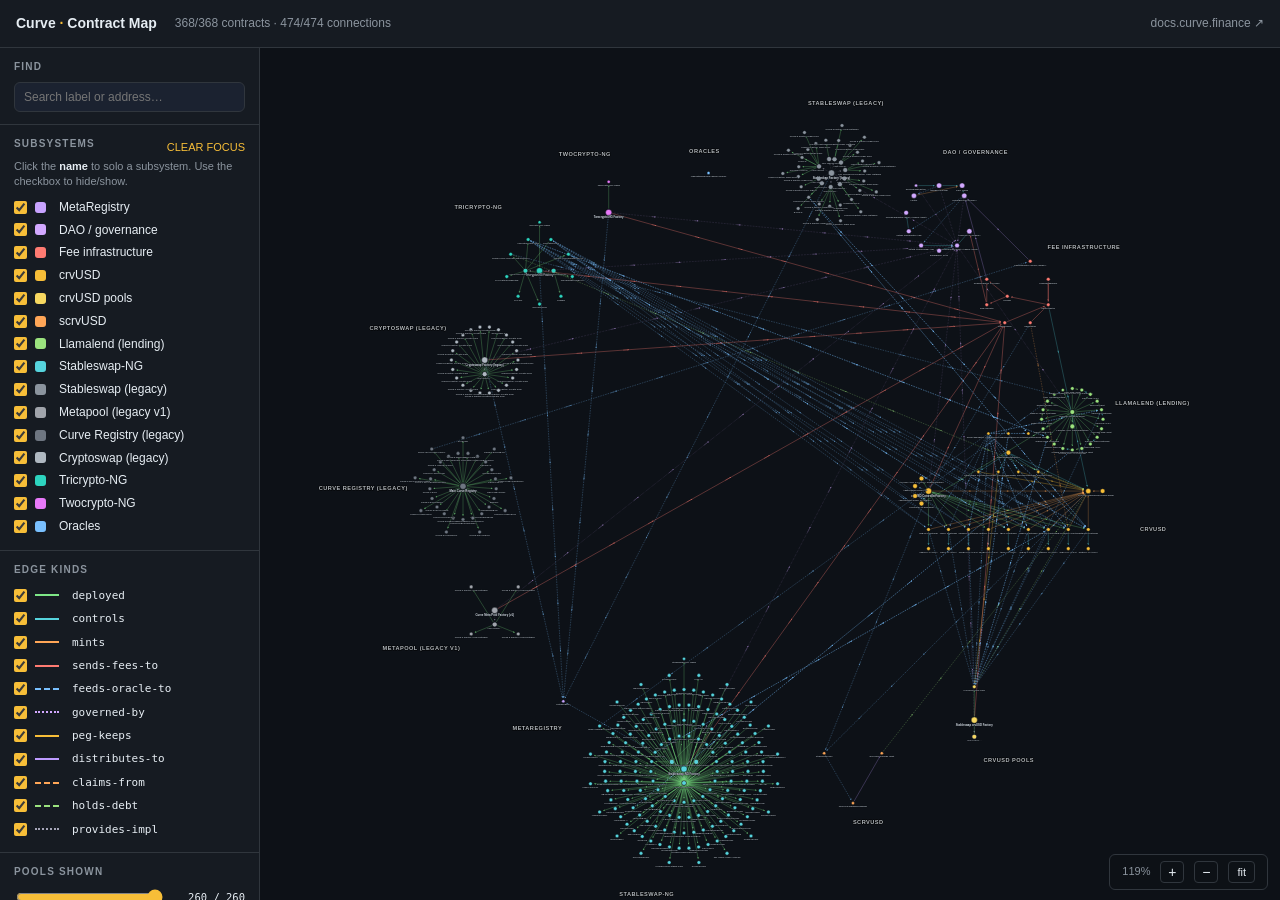
<file: map/index.html>
<!doctype html>
<html lang="en">
<head>
<meta charset="utf-8">
<title>Curve Finance — Contract Map</title>
<meta name="viewport" content="width=device-width,initial-scale=1">
<style>
:root {
  --bg:        #0d1117;
  --bg-panel:  #161b22;
  --bg-panel2: #1b2230;
  --fg:        #e6edf3;
  --fg-mute:   #8b949e;
  --border:    #30363d;
  --accent:    #f7be38;

  --c-crvusd:        #f7be38;
  --c-dao:           #d2a8ff;
  --c-fees:          #ff7b72;
  --c-llamalend:     #9be37e;
  --c-oracles:       #79c0ff;
  --c-scrvusd:       #ffa657;
  --c-stableswap-ng: #56d4dd;
  --c-tricrypto-ng:  #2dd4bf;   /* teal — distinct from llamalend (lime) and twocrypto (magenta) */
  --c-twocrypto-ng:  #e879f9;   /* magenta — clearly different from any green */
  --c-legacy:            #8b949e;   /* muted grey — pre-NG registries & their pools */
  --c-legacy-stableswap: #8b949e;
  --c-legacy-curve-reg:  #6e7681;
  --c-legacy-cryptoswap: #afb8c1;
  --c-legacy-metapool:   #a0a4ab;   /* slightly cooler grey for the metapool-v1 saturn */
  --c-crvusd-pools:      #f7d860;   /* yellow-ish, sibling to --c-crvusd */
  --c-meta:              #c8a3ff;   /* indigo for the MetaRegistry / meta cluster */
}
* { box-sizing: border-box; }
html, body { margin:0; padding:0; height:100%; overflow:hidden; background:var(--bg); color:var(--fg);
             font: 13px/1.4 -apple-system, BlinkMacSystemFont, "Inter", Segoe UI, Roboto, Helvetica, sans-serif; }

#app { display:grid; grid-template-columns: 260px 1fr; grid-template-rows: 48px 1fr;
        grid-template-areas: "top top" "left graph"; height:100vh; }
header.top {
  grid-area: top; background: var(--bg-panel);
  border-bottom: 1px solid var(--border);
  display:flex; align-items:center; gap:18px; padding: 0 16px;
}
header.top h1 { margin:0; font-size: 14px; font-weight:600; }
header.top h1 span { color: var(--accent); }
header.top .sub { color: var(--fg-mute); font-size: 12px; }
header.top .spacer { flex:1; }
header.top a { color: var(--fg-mute); text-decoration: none; font-size: 12px; }
header.top a:hover { color: var(--fg); }

#left { grid-area: left; background: var(--bg-panel);
        border-right: 1px solid var(--border); overflow-y:auto; padding-bottom: 20px; }
#graph { grid-area: graph; position:relative; overflow:hidden; background: var(--bg);
         user-select: none; touch-action: none; }
svg#cy { width:100%; height:100%; display:block; cursor: grab; }
svg#cy.dragging { cursor: grabbing; }
/* Drag is when the SVG is most expensive to repaint, because every transform
   change re-rasterises everything. Disable the costly bits while panning:
   - filters (drop-shadow, brightness) — by far the biggest paint cost
   - transitions — they keep paint state warm even when idle
   - text labels — text is rasterised separately and costs per-glyph layout
   - markers on edges — each marker is its own paint subtree
   They all snap back on mouseup. */
svg#cy.dragging .node circle { filter: none !important; transition: none !important; }
svg#cy.dragging .edge .visible,
svg#cy.dragging .edge .hit       { transition: none !important; }
svg#cy.dragging .node text,
svg#cy.dragging text.sublabel    { display: none; }
svg#cy.dragging .edge .visible   { marker-end: none !important; }
svg#cy.dragging .arrowmid-line   { display: none; }

.panel-section { padding: 12px 14px; border-bottom: 1px solid var(--border); }
.panel-section h2 { margin: 0 0 8px 0; font-size: 10px; letter-spacing:1.2px;
                    text-transform: uppercase; color: var(--fg-mute); }
.panel-section label.row {
  display:flex; align-items:center; gap:8px; padding:3px 0; cursor:pointer; font-size: 12px;
}
.panel-section label.row input { margin: 0; accent-color: var(--accent); }
.swatch { width:11px; height:11px; border-radius: 3px; display:inline-block; }
.eswatch { width:24px; height:0; border-top: 2px solid currentColor; display:inline-block; }
.eswatch.dashed { border-top-style: dashed; }
.eswatch.dotted { border-top-style: dotted; }

#search {
  width:100%; padding: 7px 9px;
  background: var(--bg-panel2); border: 1px solid var(--border);
  color: var(--fg); border-radius: 6px; font-size: 12px;
}
#search:focus { outline: none; border-color: var(--accent); }

#zoom-pill {
  position:absolute; bottom: 10px; right: 12px;
  background: rgba(13,17,23,0.85); padding: 6px 12px; border-radius:6px;
  font-size: 11px; color: var(--fg-mute); border: 1px solid var(--border);
  display:flex; gap:10px; align-items:center;
}
#zoom-pill button {
  background: transparent; color: var(--fg); border:1px solid var(--border);
  width: 24px; height: 22px; border-radius: 4px; cursor:pointer; font-size: 14px;
}
#zoom-pill button:hover { border-color: var(--accent); }

#tooltip {
  position:absolute; pointer-events: none;
  background: rgba(13,17,23,0.95); border: 1px solid var(--border);
  border-radius: 6px; padding: 8px 12px;
  font-size: 12px; max-width: 320px;
  box-shadow: 0 6px 20px rgba(0,0,0,0.55);
  opacity: 0; transition: opacity 80ms ease;
  z-index: 50;
}
#tooltip.show { opacity: 1; }
#tooltip .tlabel { font-weight:600; }
#tooltip .taddr {
  font-family: ui-monospace, SFMono-Regular, Menlo, Consolas, monospace;
  font-size: 10px; color: var(--fg-mute); margin-top: 3px;
}
#tooltip .trole { color: var(--fg-mute); margin-top: 4px; }
#tooltip .ttip  { color: var(--accent); margin-top: 6px; font-size: 11px; }

#legend-edges { display:grid; grid-template-columns: 1fr; gap: 2px; }

text.nlabel {
  font: 9.5px -apple-system, BlinkMacSystemFont, Inter, sans-serif;
  fill: #d6dee6; paint-order: stroke; stroke: #0d1117; stroke-width: 2.4px;
  stroke-linejoin: round; pointer-events: none;
}
text.nlabel.big { font-size: 11px; font-weight: 600; }
/* When an EDGE is hovered, its two endpoint nodes get .edge-hovered so the
   label pops out 3x the normal size for instant readability. Stroke + fill
   bumped too so the bigger glyphs stay crisp against the dark backdrop. */
.node.edge-hovered text.nlabel {
  font-size: 32px;
  font-weight: 700;
  fill: #ffffff;
  stroke-width: 6px;
  transition: font-size 80ms ease;
}
text.ilabel {
  font: 700 22px -apple-system, BlinkMacSystemFont, Inter, sans-serif;
  letter-spacing: 1.8px; text-transform: uppercase;
  fill: rgba(230,237,243,0.78);
  /* Crisp outline against the dark bg without lighting the bg up. */
  paint-order: stroke;
  stroke: rgba(0,0,0,0.90);
  stroke-width: 4px;
  stroke-linejoin: round;
  cursor: pointer;                 /* clickable to solo-focus the subsystem */
  transition: fill 100ms ease;
}
text.ilabel:hover { fill: rgba(255,255,255,0.95); }

.node { cursor: pointer; }
.node circle { transition: filter 80ms ease; }
/* pool_impl circles get a dashed outline so they read as "template/abstract"
   rather than a real contract instance. */
.node[data-cat="pool_impl"] circle { stroke-dasharray: 3 2; stroke: #b1b9c4; stroke-width: 1.3; }
.node[data-cat="pool_impl"] text   { font-size: 9px; opacity: 0.85; }
.node:hover circle { filter: brightness(1.4) drop-shadow(0 0 6px currentColor); }
.node.dim { opacity: 0.12; }
.node.hi  circle { filter: brightness(1.5) drop-shadow(0 0 8px currentColor); }
.node.focused circle { stroke: #fff; stroke-width: 2.2; }
/* Search dim — orthogonal to hover dim. The hover handlers manipulate .dim
   / .hi / .focused but never touch .search-dim, so the search filter
   survives pan, zoom, and any incidental hover events that fire as the
   cursor crosses elements during those gestures. */
.node.search-dim:not(.hi):not(.focused) { opacity: 0.12; }
.edge.search-dim:not(.hi) { opacity: 0.04; }
/* Edges are <g class="edge"> with a transparent .hit line and a .visible line. */
.edge { cursor: pointer; transition: opacity 80ms ease; }
.edge .visible { transition: stroke-width 80ms ease, opacity 80ms ease; }
.edge.dim { opacity: 0.04; }
.edge.hi  { opacity: 1; }
.edge.hi .visible { stroke-width: 2.8; }
.edge:hover .visible { stroke-width: 3; opacity: 1; }

/* Sidebar rows: name area clickable for "solo" focus (subsystem or edge kind). */
.panel-section label.row .name {
  flex:1; padding: 2px 5px; border-radius: 4px;
  cursor: pointer;
}
.panel-section label.row .name:hover { background: var(--bg-panel2); }
.panel-section label.row.soloed .name {
  background: var(--bg-panel2); color: var(--accent); font-weight: 600;
}
.panel-section label.row { padding: 1px 0; }

/* Pinned card — docked to the right edge, mirroring the left sidebar. */
#pinned {
  position: absolute; pointer-events: auto;
  top: 12px; right: 12px; bottom: 12px;
  width: 340px;
  background: rgba(13,17,23,0.98); border: 1px solid var(--border);
  border-radius: 8px; padding: 12px 14px;
  font-size: 12px;
  overflow-y: auto;
  box-shadow: 0 10px 26px rgba(0,0,0,0.55);
  z-index: 60;
  display: none;
}
#pinned.show { display: block; }
#pinned .pbadges { display:flex; gap:6px; flex-wrap:wrap; margin-bottom: 4px; }
#pinned .pbadge {
  display:inline-block; padding:1px 7px; border-radius: 10px; font-size: 10px;
  background: var(--bg-panel2); color: var(--fg-mute); border:1px solid var(--border);
}
#pinned .plabel { font-weight: 600; font-size: 14px; margin-bottom: 4px; }
#pinned .paddr-row {
  display:flex; align-items:center; gap:6px; margin: 6px 0;
}
#pinned .paddr {
  flex:1;
  font-family: ui-monospace, SFMono-Regular, Menlo, Consolas, monospace;
  font-size: 10.5px; color: var(--fg-mute);
  background: var(--bg-panel2);
  padding: 4px 6px; border-radius: 4px;
  word-break: break-all;
}
#pinned .pcopy {
  background: transparent; color: var(--fg-mute);
  border: 1px solid var(--border); border-radius: 4px;
  padding: 3px 8px; cursor: pointer; font-size: 10px;
}
#pinned .pcopy:hover { color: var(--fg); border-color: var(--accent); }
#pinned .pcopy.copied { color: var(--accent); border-color: var(--accent); }
#pinned .prole  { color: var(--fg); margin: 6px 0 10px 0; }
#pinned .pacts  { display:flex; gap:6px; align-items:center; margin: 6px 0 10px 0; }
#pinned a.pbtn, #pinned button.pbtn {
  display: inline-block; padding: 5px 12px; border-radius: 5px;
  background: var(--accent); color: var(--bg); text-decoration: none;
  font-size: 11px; font-weight: 600; cursor: pointer; border: none;
}
#pinned a.pbtn:hover, #pinned button.pbtn:hover { opacity: 0.85; }
#pinned button.pclose {
  background: transparent; color: var(--fg-mute);
  border: 1px solid var(--border); border-radius: 5px;
  padding: 4px 10px; cursor: pointer; font-size: 11px;
}
#pinned button.pclose:hover { color: var(--fg); border-color: var(--accent); }
#pinned button.pcloseX {
  position: absolute; top: 8px; right: 10px;
  width: 22px; height: 22px;
  background: transparent; color: var(--fg-mute);
  border: 1px solid var(--border); border-radius: 50%;
  cursor: pointer; font-size: 14px; line-height: 1;
  display:flex; align-items:center; justify-content:center; padding: 0;
}
#pinned button.pcloseX:hover { color: var(--fg); border-color: var(--accent); background: var(--bg-panel2); }
#pinned .psection h4 {
  margin: 10px 0 4px 0; font-size: 10px; letter-spacing: 1.2px;
  text-transform: uppercase; color: var(--fg-mute); font-weight: 600;
}
#pinned .gov-grid {
  display: grid; grid-template-columns: 1fr auto;
  gap: 3px 10px; font-size: 11.5px; align-items: baseline;
}
#pinned .gov-grid .gov-k { color: var(--fg-mute); }
#pinned .gov-grid .gov-v { text-align: right; color: var(--fg); }
#pinned ul.pconn { list-style:none; margin:0; padding:0; }
#pinned ul.pconn li {
  display:flex; align-items:center; gap:6px;
  padding: 3px 0; font-size: 11.5px;
}
#pinned ul.pconn li .pk {
  display:inline-block; padding: 1px 6px; border-radius: 3px;
  font-family: ui-monospace, monospace; font-size: 9.5px;
  background: var(--bg-panel2);
  min-width: 90px;
}
#pinned ul.pconn li .pdir { color: var(--fg-mute); }
#pinned ul.pconn li a.ptarget {
  color: var(--accent); cursor: pointer; flex:1;
  text-decoration: none;
}
#pinned ul.pconn li a.ptarget:hover { text-decoration: underline; }
#pinned .pnote {
  font-size: 10.5px; color: var(--fg-mute); padding-left: 96px;
}
#pinned button.pmore {
  background: transparent; color: var(--fg-mute);
  border: 1px solid var(--border); border-radius: 50%;
  width: 18px; height: 18px;
  cursor: pointer; font-size: 10px; line-height: 1; padding: 0;
}
#pinned button.pmore:hover { color: var(--accent); border-color: var(--accent); }
#pinned button.pmore.open  { color: var(--bg); background: var(--accent); border-color: var(--accent); }
#pinned .pdetail {
  font-size: 11px;
  background: var(--bg-panel2);
  border-left: 2px solid var(--border);
  margin: 2px 0 6px 96px;
  padding: 6px 9px;
  border-radius: 0 4px 4px 0;
  color: var(--fg);
}
#pinned .pdetail > div { margin: 3px 0; }
#pinned .pdetail .pdetail-kind { color: var(--fg); }
#pinned .pdetail .pdetail-note { color: var(--fg); }
#pinned .pdetail .pdetail-target { color: var(--fg-mute); }

/* "ALL" reset link in subsystems panel */
.section-head { display:flex; align-items:center; gap:8px; }
.section-head h2 { flex:1; }
.section-head .reset {
  color: var(--accent); font-size: 11px; cursor: pointer; user-select: none;
}
.section-head .reset:hover { text-decoration: underline; }
</style>
</head>
<body>

<div id="app">
  <header class="top">
    <h1>Curve <span>·</span> Contract Map</h1>
    <div class="sub" id="hdr-sub">—</div>
    <div class="spacer"></div>
    <a href="https://docs.curve.finance" target="_blank" rel="noopener">docs.curve.finance ↗</a>
  </header>

  <aside id="left">
    <div class="panel-section">
      <h2>Find</h2>
      <input id="search" placeholder="Search label or address…" autocomplete="off">
    </div>
    <div class="panel-section">
      <div class="section-head">
        <h2>Subsystems</h2>
        <span class="reset" id="clear-focus">CLEAR FOCUS</span>
      </div>
      <div id="sub-filters" style="font-size:11px;color:var(--fg-mute);margin-bottom:6px;">
        Click the <b style="color:var(--fg)">name</b> to solo a subsystem.
        Use the checkbox to hide/show.
      </div>
      <div id="sub-filters-list"></div>
    </div>
    <div class="panel-section">
      <h2>Edge kinds</h2>
      <div id="legend-edges"></div>
    </div>
    <div class="panel-section">
      <h2>Pools shown</h2>
      <div style="display:flex;align-items:center;gap:8px;font-size:12px;">
        <input id="pool-top-n" type="range" min="10" max="260" step="1" value="260"
               style="flex:1;accent-color:var(--accent);">
        <span id="pool-top-n-val" style="width:72px;text-align:right;
              font-family:ui-monospace,SFMono-Regular,Menlo,Consolas,monospace;
              font-size:10.5px;color:var(--fg);">260 / 260</span>
      </div>
      <div style="color:var(--fg-mute);font-size:10.5px;margin-top:4px;">
        Ranked by TVL — keeps the top N richest pools.
      </div>
    </div>
    <div class="panel-section" style="color:var(--fg-mute);font-size:11px;">
      Drag to pan · scroll to zoom · click node → Etherscan · hover for details.
    </div>
  </aside>

  <main id="graph">
    <svg id="cy" xmlns="http://www.w3.org/2000/svg"></svg>
    <div id="zoom-pill">
      <span id="zoom-text">100%</span>
      <button id="zoom-in" title="Zoom in">+</button>
      <button id="zoom-out" title="Zoom out">−</button>
      <button id="zoom-fit" title="Fit all" style="width:auto;padding:0 8px;font-size:11px">fit</button>
    </div>
    <div id="tooltip"></div>
    <div id="pinned"></div>
  </main>
</div>

<script>
// ===================== DATA =====================
const GRAPH = {
  "nodes": [
    {
      "id": "stableswap_ng_factory",
      "label": "Stableswap-NG Factory",
      "address": "0x6A8cbed756804B16E05E741eDaBd5cB544AE21bf",
      "category": "factory",
      "subsystem": "stableswap-ng",
      "role": "Deploys Stableswap-NG plain pools, metapools, LP tokens, and liquidity gauges",
      "x": 1644.2,
      "y": 3132.0
    },
    {
      "id": "stableswap_ng_views",
      "label": "Stableswap-NG Views",
      "address": "0xFF53042865dF617de4bB871bD0988E7B93439cCF",
      "category": "view",
      "subsystem": "stableswap-ng",
      "role": "Views/quoting helper for Stableswap-NG pools (get_dy, calc_token_amount)",
      "x": 1644.2,
      "y": 2702.0
    },
    {
      "id": "tricrypto_ng_factory",
      "label": "Tricrypto-NG Factory",
      "address": "0x0c0e5f2fF0ff18a3be9b835635039256dC4B4963",
      "category": "factory",
      "subsystem": "tricrypto-ng",
      "role": "Deploys Tricrypto-NG (3-coin volatile) pools and gauges",
      "x": 1079.9,
      "y": 1186.4
    },
    {
      "id": "tricrypto_ng_views",
      "label": "Tricrypto-NG Views",
      "address": "0x064253915b8449fdEFac2c4A74aA9fdF56691a31",
      "category": "view",
      "subsystem": "tricrypto-ng",
      "role": "Views/quoting helper for Tricrypto-NG pools",
      "x": 1079.9,
      "y": 996.4
    },
    {
      "id": "twocrypto_ng_factory",
      "label": "Twocrypto-NG Factory",
      "address": "0x98EE851a00abeE0d95D08cF4CA2BdCE32aeaAF7F",
      "category": "factory",
      "subsystem": "twocrypto-ng",
      "role": "Deploys Twocrypto-NG (2-coin volatile) pools and gauges",
      "x": 1350.0,
      "y": 958.7
    },
    {
      "id": "twocrypto_ng_views",
      "label": "Twocrypto-NG Views",
      "address": "0x07CdEBF81977E111B08C126DEFA07818d0045b80",
      "category": "view",
      "subsystem": "twocrypto-ng",
      "role": "Views/quoting helper for Twocrypto-NG pools",
      "x": 1350.0,
      "y": 838.7
    },
    {
      "id": "tripool_pool",
      "label": "3Pool (DAI/USDC/USDT)",
      "address": "0xbEbc44782C7dB0a1A60Cb6fe97d0b483032FF1C7",
      "category": "pool",
      "subsystem": "legacy-curve-reg",
      "role": "DAI/USDC/USDT pool, classic base pool for many metapools",
      "x": 800.4,
      "y": 1899.6,
      "factory_id": "curve_registry",
      "saturn_rings": [
        130,
        190
      ],
      "ring_idx": 0,
      "ring_pos": 0,
      "cap_per_ring": [
        21,
        9
      ],
      "impl_address": "0xbebc44782c7db0a1a60cb6fe97d0b483032ff1c7",
      "deployment": "hardcoded"
    },
    {
      "id": "tricrv_pool",
      "label": "TriCRV Pool (crvUSD/WETH/CRV)",
      "address": "0x4eBdF703948ddCEA3B11f675B4D1Fba9d2414A14",
      "category": "pool",
      "subsystem": "tricrypto-ng",
      "role": "Tricrypto-NG pool with crvUSD, WETH, CRV; used as oracle for CRV lending market",
      "x": 1207.9,
      "y": 1209.0,
      "factory_id": "tricrypto_ng_factory",
      "saturn_rings": [
        130
      ],
      "ring_idx": 0,
      "ring_pos": 2,
      "cap_per_ring": [
        9
      ],
      "impl_address": "0x66442b0c5260b92caa9c234ecf2408cbf6b19a6f"
    },
    {
      "id": "tricrypto_usdc_pool",
      "label": "TricryptoUSDC Pool",
      "address": "0x7F86Bf177Dd4F3494b841a37e810A34dD56c829B",
      "category": "pool",
      "subsystem": "tricrypto-ng",
      "role": "USDC/WBTC/WETH pool used as oracle source",
      "x": 1192.5,
      "y": 1251.4,
      "factory_id": "tricrypto_ng_factory",
      "saturn_rings": [
        130
      ],
      "ring_idx": 0,
      "ring_pos": 5,
      "cap_per_ring": [
        9
      ],
      "impl_address": "0x66442b0c5260b92caa9c234ecf2408cbf6b19a6f"
    },
    {
      "id": "crvusd_usdc_pool",
      "label": "crvUSD/USDC Pool",
      "address": "0x4DEcE678ceceb27446b35C672dC7d61F30bAD69E",
      "category": "pool",
      "subsystem": "crvusd-pools",
      "role": "crvUSD/USDC stableswap pool used by PegKeeper #0",
      "x": 2778,
      "y": 2876,
      "factory_id": "stableswap_crvusd_factory",
      "saturn_rings": [
        130
      ],
      "ring_idx": 0,
      "ring_pos": 0,
      "cap_per_ring": [
        1
      ],
      "impl_address": "0x67fe41a94e779ccfa22cff02cc2957dc9c0e4286"
    },
    {
      "id": "pufeth_wsteth_pool",
      "label": "pufETH/wstETH Pool",
      "address": "0xEEda34A377dD0ca676b9511EE1324974fA8d980D",
      "category": "pool",
      "subsystem": "stableswap-ng",
      "role": "pufETH/wstETH stableswap pool, oracle source for pufETH lending market",
      "x": 1341.4,
      "y": 3065.7,
      "factory_id": "stableswap_ng_factory",
      "saturn_rings": [
        130,
        190,
        250,
        310,
        370
      ],
      "ring_idx": 3,
      "ring_pos": 39,
      "cap_per_ring": [
        21,
        31,
        41,
        51,
        20
      ],
      "impl_address": "0xdcc91f930b42619377c200ba05b7513f2958b202"
    },
    {
      "id": "crvusd",
      "label": "crvUSD Stablecoin",
      "address": "0xf939E0A03FB07F59A73314E73794Be0E57ac1b4E",
      "category": "token",
      "subsystem": "crvusd",
      "role": "Curve's collateralized stablecoin",
      "x": 3223.1,
      "y": 2046.6
    },
    {
      "id": "crvusd_controller_factory",
      "label": "crvUSD ControllerFactory",
      "address": "0xC9332fdCB1C491Dcc683bAe86Fe3cb70360738BC",
      "category": "factory",
      "subsystem": "crvusd",
      "role": "Deploys and registers crvUSD mint-market Controllers and AMMs (LLAMMAs)",
      "x": 2599.1,
      "y": 2046.6
    },
    {
      "id": "agg_monetary_policy_v4",
      "label": "AggMonetaryPolicy v4",
      "address": "0x07491D124ddB3Ef59a8938fCB3EE50F9FA0b9251",
      "category": "crvusd_core",
      "subsystem": "crvusd",
      "role": "Production interest rate policy for all active crvUSD mint markets",
      "x": 2546.6,
      "y": 2027.2
    },
    {
      "id": "agg_monetary_policy_v1",
      "label": "AggMonetaryPolicy v1 (legacy)",
      "address": "0xc684432fd6322c6d58b6bc5d28b18569aa0ad0a1",
      "category": "crvusd_core",
      "subsystem": "crvusd",
      "role": "Original monetary policy, still used by one deprecated market",
      "x": 2546.6,
      "y": 2066.0
    },
    {
      "id": "price_aggregator",
      "label": "PriceAggregator (AggregateStablePrice)",
      "address": "0x18672b1b0c623a30089A280Ed9256379fb0E4E62",
      "category": "oracle",
      "subsystem": "crvusd",
      "role": "TVL-weighted aggregator of crvUSD price across multiple stableswap pools",
      "x": 2833.1,
      "y": 1821.6
    },
    {
      "id": "price_aggregator_legacy",
      "label": "PriceAggregator (legacy v1)",
      "address": "0xe5Afcf332a5457E8FafCD668BcE3dF953762Dfe7",
      "category": "oracle",
      "subsystem": "crvusd",
      "role": "Earlier iteration of the crvUSD price aggregator referenced in legacy code",
      "x": 2911.1,
      "y": 1821.6
    },
    {
      "id": "peg_keeper_regulator",
      "label": "PegKeeperRegulator",
      "address": "0x36a04CAffc681fa179558B2Aaba30395CDdd855f",
      "category": "crvusd_core",
      "subsystem": "crvusd",
      "role": "Grants/limits PegKeeper deposit and withdraw allowances; depeg guard",
      "x": 2911.1,
      "y": 1896.6
    },
    {
      "id": "peg_keeper_usdc",
      "label": "PegKeeper crvUSD/USDC",
      "address": "0xaA346781dDD7009caa644A4980f044C50cD2ae22",
      "category": "pegkeeper",
      "subsystem": "crvusd",
      "role": "PegKeeper acting on the crvUSD/USDC stableswap pool",
      "x": 2872.1,
      "y": 1971.6
    },
    {
      "id": "peg_keeper_usdt",
      "label": "PegKeeper crvUSD/USDT",
      "address": "0xE7cd2b4EB1d98CD6a4A48B6071D46401Ac7DC5C8",
      "category": "pegkeeper",
      "subsystem": "crvusd",
      "role": "PegKeeper acting on the crvUSD/USDT stableswap pool",
      "x": 3028.1,
      "y": 1971.6
    },
    {
      "id": "peg_keeper_usdp",
      "label": "PegKeeper crvUSD/USDP",
      "address": "0x6B765d07cf966c745B340AdCa67749fE75B5c345",
      "category": "pegkeeper",
      "subsystem": "crvusd",
      "role": "PegKeeper acting on the crvUSD/USDP stableswap pool",
      "x": 2950.1,
      "y": 1971.6
    },
    {
      "id": "peg_keeper_tusd",
      "label": "PegKeeper crvUSD/TUSD",
      "address": "0x1ef89Ed0eDd93D1EC09E4c07373f69C49f4dcCae",
      "category": "pegkeeper",
      "subsystem": "crvusd",
      "role": "PegKeeper acting on the crvUSD/TUSD stableswap pool",
      "x": 2794.1,
      "y": 1971.6
    },
    {
      "id": "flash_lender",
      "label": "crvUSD FlashLender",
      "address": "0x26dE7861e213A5351F6ED767d00e0839930e9eE1",
      "category": "crvusd_core",
      "subsystem": "crvusd",
      "role": "ERC-3156 flash loan provider for crvUSD",
      "x": 3279.1,
      "y": 2046.6
    },
    {
      "id": "controller_blueprint_v3",
      "label": "Controller V3 Blueprint",
      "address": "0x4c5d4F542765B66154B2E789abd8E69ed4504112",
      "category": "crvusd_core",
      "subsystem": "crvusd",
      "role": "Vyper 0.3.10 Controller blueprint used by newer crvUSD mint markets and all Llamalend markets",
      "x": 2571.7,
      "y": 2095.5
    },
    {
      "id": "crvusd_amm_implementation",
      "label": "crvUSD AMM (LLAMMA) Implementation",
      "address": "0x2B7e624bdb839975d56D8428d9f6A4cf1160D3e9",
      "category": "crvusd_core",
      "subsystem": "crvusd",
      "role": "Reference LLAMMA implementation for crvUSD mint markets",
      "x": 2571.7,
      "y": 1997.7
    },
    {
      "id": "wsteth_oracle",
      "label": "wstETH CryptoWithStablePrice Oracle",
      "address": "0xc1793A29609ffFF81f10139fa0A7A444c9e106Ad",
      "category": "oracle",
      "subsystem": "crvusd",
      "role": "Price oracle for the wstETH crvUSD mint market",
      "x": 2989.1,
      "y": 1821.6
    },
    {
      "id": "weth_controller",
      "label": "WETH (ETH) Controller",
      "address": "0xA920De414eA4Ab66b97dA1bFE9e6EcA7d4219635",
      "category": "crvusd_market",
      "subsystem": "crvusd",
      "role": "Controller for the WETH/ETH crvUSD mint market; admin of the WETH LLAMMA",
      "x": 3145.1,
      "y": 2196.6
    },
    {
      "id": "one_way_lending_factory",
      "label": "OneWayLendingFactory",
      "address": "0xeA6876DDE9e3467564acBeE1Ed5bac88783205E0",
      "category": "lending_factory",
      "subsystem": "llamalend",
      "role": "Deploys one-way Llamalend markets (Vault + Controller + AMM + MonetaryPolicy + oracle)",
      "x": 3160.8,
      "y": 1738.0
    },
    {
      "id": "crv_lending_market_oracle",
      "label": "CRV Lending Oracle",
      "address": "0xE0a4C53408f5ACf3246c83b9b8bD8d36D5ee38B8",
      "category": "oracle",
      "subsystem": "llamalend",
      "role": "Oracle for the CRV short lending market, reads from TriCRV pool",
      "x": 3090.2,
      "y": 1668.9
    },
    {
      "id": "pufeth_lending_market_oracle",
      "label": "pufETH Lending Oracle",
      "address": "0xb08eB288C57a37bC82238168ad96e15975602cd9",
      "category": "oracle",
      "subsystem": "llamalend",
      "role": "Oracle for pufETH lending market, combines two Curve pool oracles plus stored_rates",
      "x": 3123.7,
      "y": 1651.9
    },
    {
      "id": "lending_amm_implementation",
      "label": "Lending AMM Implementation",
      "address": "0x0ec8e0c868541df59ceD49B39CC930C3a8DbD93a",
      "category": "lending_factory",
      "subsystem": "llamalend",
      "role": "Reference LLAMMA implementation for Llamalend markets (identical bytecode to crvUSD AMM)",
      "x": 3160.8,
      "y": 1794.0
    },
    {
      "id": "crv",
      "label": "CRV Token",
      "address": "0xD533a949740bb3306d119CC777fa900bA034cd52",
      "category": "token",
      "subsystem": "dao",
      "role": "Curve DAO governance token",
      "x": 2730.4,
      "y": 853.4
    },
    {
      "id": "voting_escrow",
      "label": "VotingEscrow (veCRV)",
      "address": "0x5f3b5DfEb7B28CDbD7FAba78963EE202a494e2A2",
      "category": "dao",
      "subsystem": "dao",
      "role": "Locks CRV into time-weighted veCRV voting power",
      "x": 2738.7,
      "y": 893.0
    },
    {
      "id": "gauge_controller",
      "label": "GaugeController",
      "address": "0x2F50D538606Fa9EDD2B11E2446BEb18C9D5846bB",
      "category": "dao",
      "subsystem": "dao",
      "role": "Manages gauge registry and weekly CRV emission weight votes",
      "x": 2640.4,
      "y": 853.4
    },
    {
      "id": "minter",
      "label": "Minter",
      "address": "0xd061D61a4d941c39E5453435B6345Dc261C2fcE0",
      "category": "dao",
      "subsystem": "dao",
      "role": "Mints CRV emissions to gauge stakers",
      "x": 2542.2,
      "y": 893.0
    },
    {
      "id": "fee_distributor_3crv",
      "label": "FeeDistributor (3CRV, legacy)",
      "address": "0xA464e6DCda8AC41e03616F95f4BC98a13b8922Dc",
      "category": "fee",
      "subsystem": "fees",
      "role": "Legacy fee distributor that paid veCRV holders in 3CRV",
      "x": 2996.5,
      "y": 1148.9
    },
    {
      "id": "fee_distributor_crvusd",
      "label": "FeeDistributor (crvUSD)",
      "address": "0xD16d5eC345Dd86Fb63C6a9C43c517210F1027914",
      "category": "fee",
      "subsystem": "fees",
      "role": "Current fee distributor that pays veCRV holders in crvUSD",
      "x": 2826.6,
      "y": 1219.3
    },
    {
      "id": "fee_collector",
      "label": "FeeCollector",
      "address": "0xa2Bcd1a4Efbd04B63cd03f5aFf2561106ebCCE00",
      "category": "fee",
      "subsystem": "fees",
      "role": "Universal admin-fee collection entry point feeding the burner/hooker pipeline",
      "x": 3066.8,
      "y": 1318.8
    },
    {
      "id": "fee_receiver",
      "label": "FeeReceiver",
      "address": "0xeCb456EA5365865EbAb8a2661B0c503410e9B347",
      "category": "fee",
      "subsystem": "fees",
      "role": "Fee receiver wired into the NG factories and crvUSD ControllerFactory",
      "x": 2897.0,
      "y": 1389.1
    },
    {
      "id": "fee_splitter",
      "label": "FeeSplitter",
      "address": "0x2dFd89449faff8a532790667baB21cF733C064f2",
      "category": "fee",
      "subsystem": "fees",
      "role": "Claims fees from all crvUSD Controllers and splits crvUSD among configured receivers",
      "x": 2996.5,
      "y": 1389.1
    },
    {
      "id": "fee_allocator",
      "label": "FeeAllocator",
      "address": "0x22530d384cd9915e096ead2db7f82ee81f8eb468",
      "category": "fee",
      "subsystem": "fees",
      "role": "Allocates crvUSD fees between receivers and the veCRV FeeDistributor",
      "x": 2826.6,
      "y": 1318.8
    },
    {
      "id": "cowswap_burner",
      "label": "CowSwapBurner",
      "address": "0xC0fC3dDfec95ca45A0D2393F518D3EA1ccF44f8b",
      "category": "fee",
      "subsystem": "fees",
      "role": "Burns admin fees into target coin via CowSwap conditional orders",
      "x": 3066.8,
      "y": 1219.3
    },
    {
      "id": "hooker",
      "label": "Hooker",
      "address": "0x9A9DF35cd8E88565694CA6AD5093c236C7f6f69D",
      "category": "fee",
      "subsystem": "fees",
      "role": "Executes post-burn hooks; forwards target token from FeeCollector to FeeDistributor",
      "x": 2906.7,
      "y": 1285.6
    },
    {
      "id": "ownership_admin",
      "label": "CurveOwnershipAgent (Aragon Agent)",
      "address": "0x40907540d8a6C65c637785e8f8B742ae6b0b9968",
      "category": "governance",
      "subsystem": "dao",
      "role": "Mainnet ownership Aragon Agent executing DAO Ownership votes",
      "x": 2710.7,
      "y": 1087.5
    },
    {
      "id": "parameter_admin",
      "label": "CurveParameterAgent (Aragon Agent)",
      "address": "0x4EEb3bA4f221cA16ed4A0cC7254E2E32DF948c5f",
      "category": "governance",
      "subsystem": "dao",
      "role": "Mainnet parameter Aragon Agent executing DAO Parameter votes",
      "x": 2511.8,
      "y": 959.6
    },
    {
      "id": "voting_ownership_app",
      "label": "Voting (Ownership) App",
      "address": "0xe478de485ad2fe566d49342cbd03e49ed7db3356",
      "category": "governance",
      "subsystem": "dao",
      "role": "Aragon Voting app for Ownership proposals",
      "x": 2570.2,
      "y": 1087.5
    },
    {
      "id": "voting_parameter_app",
      "label": "Voting (Parameter) App",
      "address": "0xbcff8b0b9419b9a88c44546519b1e909cf330399",
      "category": "governance",
      "subsystem": "dao",
      "role": "Aragon Voting app for Parameter proposals",
      "x": 2522.2,
      "y": 1032.1
    },
    {
      "id": "emergency_dao",
      "label": "Emergency DAO",
      "address": "0x467947EE34aF926cF1DCac093870f613C96B1E0c",
      "category": "governance",
      "subsystem": "dao",
      "role": "5-of-9 multisig with conservative emergency powers across crvUSD and Llamalend",
      "x": 2640.5,
      "y": 1108.1
    },
    {
      "id": "dao_treasury",
      "label": "Curve DAO Treasury",
      "address": "0x6508eF65b0Bd57eaBD0f1D52685A70433B2d290B",
      "category": "treasury",
      "subsystem": "dao",
      "role": "DAO treasury receiving 10% of DAO revenue (June 2025 vote)",
      "x": 2758.7,
      "y": 1032.1
    },
    {
      "id": "root_gauge_factory",
      "label": "RootGaugeFactory",
      "address": "0x306A45a1478A000dC701A6e1f7a569afb8D9DCD6",
      "category": "gauge",
      "subsystem": "dao",
      "role": "Deploys cross-chain root gauges on Ethereum mainnet and child gauges on sidechains",
      "x": 2550.4,
      "y": 853.4
    },
    {
      "id": "scrvusd_vault",
      "label": "scrvUSD Savings Vault",
      "address": "0x0655977FEb2f289A4aB78af67BAB0d17aAb84367",
      "category": "savings",
      "subsystem": "scrvusd",
      "role": "Yearn-v3-style ERC-4626 savings vault that earns crvUSD borrower interest",
      "x": 2416.7,
      "y": 3070.4
    },
    {
      "id": "scrvusd_rewards_handler",
      "label": "scrvUSD RewardsHandler",
      "address": "0xe8d1e2531761406AF1615A6764B0d5fF52736f56",
      "category": "savings",
      "subsystem": "scrvusd",
      "role": "Distributes scrvUSD yield to the savings vault",
      "x": 2304.1,
      "y": 3265.4
    },
    {
      "id": "stablecoin_lens",
      "label": "StablecoinLens",
      "address": "0xe24e2db9F6Bb40bbE7c1C025BC87104f5401eCD7",
      "category": "view",
      "subsystem": "scrvusd",
      "role": "Lens contract exposing crvUSD supply metrics to scrvUSD RewardsHandler",
      "x": 2191.5,
      "y": 3070.4
    },
    {
      "id": "mainnet_block_view",
      "label": "MainnetBlockView (Block Oracle)",
      "address": "0xb10CfacE69cc0B7F1AE0Dc8E6aD186914f6e7EEA",
      "category": "oracle",
      "subsystem": "oracles",
      "role": "Provides finalized Ethereum mainnet block hashes for cross-chain proofs",
      "x": 1739.9,
      "y": 804.3
    },
    {
      "id": "meta_registry",
      "label": "MetaRegistry",
      "address": "0xF98B45FA17DE75FB1aD0e7aFD971b0ca00e379fC",
      "category": "view",
      "subsystem": "meta",
      "role": "Aggregates all Curve pool registries into a single on-chain API",
      "x": 1172.7,
      "y": 2867.9
    },
    {
      "id": "lbtc_controller",
      "label": "LBTC Controller",
      "address": "0x8aca5A776a878Ea1F8967e70a23b8563008f58Ef",
      "category": "crvusd_market",
      "subsystem": "crvusd",
      "role": "crvUSD mint market \u2014 LBTC collateral",
      "x": 2677.1,
      "y": 2196.6
    },
    {
      "id": "lbtc_amm",
      "label": "LBTC LLAMMA",
      "address": "0x9a2e6bb3114B1EEB5492D97188A3ECB09E39fac8",
      "category": "crvusd_market",
      "subsystem": "crvusd",
      "role": "Soft-liquidation AMM for LBTC",
      "x": 2677.1,
      "y": 2271.6
    },
    {
      "id": "cbbtc_controller",
      "label": "cbBTC Controller",
      "address": "0xf8C786b1064889fFd3c8A08B48D5e0c159F4cBe3",
      "category": "crvusd_market",
      "subsystem": "crvusd",
      "role": "crvUSD mint market \u2014 cbBTC collateral",
      "x": 2599.1,
      "y": 2196.6
    },
    {
      "id": "cbbtc_amm",
      "label": "cbBTC LLAMMA",
      "address": "0xB6E62Aa178a5421d0A51D17E720A05de78D3137A",
      "category": "crvusd_market",
      "subsystem": "crvusd",
      "role": "Soft-liquidation AMM for cbBTC",
      "x": 2599.1,
      "y": 2271.6
    },
    {
      "id": "weeth_controller",
      "label": "weETH Controller",
      "address": "0x652aEa6B22310C89DCc506710CaD24d2Dba56B11",
      "category": "crvusd_market",
      "subsystem": "crvusd",
      "role": "crvUSD mint market \u2014 weETH collateral",
      "x": 3067.1,
      "y": 2196.6
    },
    {
      "id": "weeth_amm",
      "label": "weETH LLAMMA",
      "address": "0xEd325262f54b2987e74436f4556a27f748146da1",
      "category": "crvusd_market",
      "subsystem": "crvusd",
      "role": "Soft-liquidation AMM for weETH",
      "x": 3067.1,
      "y": 2271.6
    },
    {
      "id": "tbtc_controller",
      "label": "tBTC Controller",
      "address": "0x1C91da0223c763d2e0173243eAdaA0A2ea47E704",
      "category": "crvusd_market",
      "subsystem": "crvusd",
      "role": "crvUSD mint market \u2014 tBTC collateral",
      "x": 2911.1,
      "y": 2196.6
    },
    {
      "id": "tbtc_amm",
      "label": "tBTC LLAMMA",
      "address": "0xf9bD9da2427a50908C4c6D1599D8e62837C2BCB0",
      "category": "crvusd_market",
      "subsystem": "crvusd",
      "role": "Soft-liquidation AMM for tBTC",
      "x": 2911.1,
      "y": 2271.6
    },
    {
      "id": "sfrxeth_v1_controller",
      "label": "sfrxETH Controller",
      "address": "0xEC0820EfafC41D8943EE8dE495fC9Ba8495B15cf",
      "category": "crvusd_market",
      "subsystem": "crvusd",
      "role": "crvUSD mint market \u2014 sfrxETH collateral",
      "x": 2755.1,
      "y": 2196.6
    },
    {
      "id": "sfrxeth_v1_amm",
      "label": "sfrxETH LLAMMA",
      "address": "0xfA96ad0a9E64261dB86950e2dA362f5572c5c6fd",
      "category": "crvusd_market",
      "subsystem": "crvusd",
      "role": "Soft-liquidation AMM for sfrxETH",
      "x": 2755.1,
      "y": 2271.6
    },
    {
      "id": "weth_amm",
      "label": "WETH LLAMMA",
      "address": "0x1681195C176239ac5E72d9aeBaCf5b2492E0C4ee",
      "category": "crvusd_market",
      "subsystem": "crvusd",
      "role": "Soft-liquidation AMM for WETH",
      "x": 3145.1,
      "y": 2271.6
    },
    {
      "id": "wbtc_controller",
      "label": "WBTC Controller",
      "address": "0x4e59541306910aD6dC1daC0AC9dFB29bD9F15c67",
      "category": "crvusd_market",
      "subsystem": "crvusd",
      "role": "crvUSD mint market \u2014 WBTC collateral",
      "x": 2989.1,
      "y": 2196.6
    },
    {
      "id": "wbtc_amm",
      "label": "WBTC LLAMMA",
      "address": "0xE0438Eb3703bF871E31Ce639bd351109c88666ea",
      "category": "crvusd_market",
      "subsystem": "crvusd",
      "role": "Soft-liquidation AMM for WBTC",
      "x": 2989.1,
      "y": 2271.6
    },
    {
      "id": "wsteth_controller",
      "label": "wstETH Controller",
      "address": "0x100dAa78fC509Db39Ef7D04DE0c1ABD299f4C6CE",
      "category": "crvusd_market",
      "subsystem": "crvusd",
      "role": "crvUSD mint market \u2014 wstETH collateral",
      "x": 3223.1,
      "y": 2196.6
    },
    {
      "id": "wsteth_amm",
      "label": "wstETH LLAMMA",
      "address": "0x37417B2238AA52D0DD2D6252d989E728e8f706e4",
      "category": "crvusd_market",
      "subsystem": "crvusd",
      "role": "Soft-liquidation AMM for wstETH",
      "x": 3223.1,
      "y": 2271.6
    },
    {
      "id": "sfrxeth_v2_controller",
      "label": "sfrxETH Controller",
      "address": "0x8472A9A7632b173c8Cf3a86D3afec50c35548e76",
      "category": "crvusd_market",
      "subsystem": "crvusd",
      "role": "crvUSD mint market \u2014 sfrxETH collateral",
      "x": 2833.1,
      "y": 2196.6
    },
    {
      "id": "sfrxeth_v2_amm",
      "label": "sfrxETH LLAMMA",
      "address": "0x136e783846ef68C8Bd00a3369F787dF8d683a696",
      "category": "crvusd_market",
      "subsystem": "crvusd",
      "role": "Soft-liquidation AMM for sfrxETH",
      "x": 2833.1,
      "y": 2271.6
    },
    {
      "id": "lend_sreusdlong_controller",
      "label": "sreUSD-long Controller",
      "address": "0x4F79Fe450a2BAF833E8f50340BD230f5A3eCaFe9",
      "category": "lending_market",
      "subsystem": "llamalend",
      "role": "Lending Controller \u2014 sreUSD-long",
      "x": 3257.8,
      "y": 1836.5
    },
    {
      "id": "lend_sreusdlong_vault",
      "label": "sreUSD-long Vault",
      "address": "0xC32B0Cf36e06c790A568667A17DE80cba95A5Aad",
      "category": "lending_market",
      "subsystem": "llamalend",
      "role": "ERC-4626 vault (lender share token)",
      "x": 3274.9,
      "y": 1803.1
    },
    {
      "id": "lend_sreusdlong_amm",
      "label": "sreUSD-long AMM",
      "address": "0x437722a015eEFB96A6A2a882F3b27cAf3C2BC41C",
      "category": "lending_market",
      "subsystem": "llamalend",
      "role": "LLAMMA AMM (soft-liquidation curve)",
      "x": 3231.3,
      "y": 1863.1
    },
    {
      "id": "lend_sfrxusd_controller",
      "label": "sfrxUSD Controller",
      "address": "0x3DE37c38739dFb83b7A902842bF5393040f7BF50",
      "category": "lending_market",
      "subsystem": "llamalend",
      "role": "Lending Controller \u2014 sfrxUSD",
      "x": 3274.9,
      "y": 1728.9
    },
    {
      "id": "lend_sfrxusd_vault",
      "label": "sfrxUSD Vault",
      "address": "0x8E3009b59200668e1efda0a2F2Ac42b24baa2982",
      "category": "lending_market",
      "subsystem": "llamalend",
      "role": "ERC-4626 vault (lender share token)",
      "x": 3257.8,
      "y": 1695.5
    },
    {
      "id": "lend_sfrxusd_amm",
      "label": "sfrxUSD AMM",
      "address": "0x90D1d11254fA67E499d2791460B2139B76aB2Bf5",
      "category": "lending_market",
      "subsystem": "llamalend",
      "role": "LLAMMA AMM (soft-liquidation curve)",
      "x": 3280.8,
      "y": 1766.0
    },
    {
      "id": "lend_wbtclong_controller",
      "label": "WBTC-long Controller",
      "address": "0xcaD85b7fe52B1939DCEebEe9bCf0b2a5Aa0cE617",
      "category": "lending_market",
      "subsystem": "llamalend",
      "role": "Lending Controller \u2014 WBTC-long",
      "x": 3063.7,
      "y": 1836.5
    },
    {
      "id": "lend_wbtclong_vault",
      "label": "WBTC-long Vault",
      "address": "0xccd37EB6374Ae5b1f0b85ac97eFf14770e0D0063",
      "category": "lending_market",
      "subsystem": "llamalend",
      "role": "ERC-4626 vault (lender share token)",
      "x": 3090.2,
      "y": 1863.1
    },
    {
      "id": "lend_wbtclong_amm",
      "label": "WBTC-long AMM",
      "address": "0x8eeDE294459EFaFf55d580bc95C98306Ab03F0C8",
      "category": "lending_market",
      "subsystem": "llamalend",
      "role": "LLAMMA AMM (soft-liquidation curve)",
      "x": 3046.6,
      "y": 1803.1
    },
    {
      "id": "lend_crvlong_controller",
      "label": "CRV-long Controller",
      "address": "0xEdA215b7666936DEd834f76f3fBC6F323295110A",
      "category": "lending_market",
      "subsystem": "llamalend",
      "role": "Lending Controller \u2014 CRV-long",
      "x": 3197.8,
      "y": 1651.9
    },
    {
      "id": "lend_crvlong_vault",
      "label": "CRV-long Vault",
      "address": "0xCeA18a8752bb7e7817F9AE7565328FE415C0f2cA",
      "category": "lending_market",
      "subsystem": "llamalend",
      "role": "ERC-4626 vault (lender share token)",
      "x": 3160.8,
      "y": 1646.0
    },
    {
      "id": "lend_crvlong_amm",
      "label": "CRV-long AMM",
      "address": "0xafca625321Df8D6A068bDD8F1585d489D2acF11b",
      "category": "lending_market",
      "subsystem": "llamalend",
      "role": "LLAMMA AMM (soft-liquidation curve)",
      "x": 3231.3,
      "y": 1668.9
    },
    {
      "id": "lend_susdelongv2_controller",
      "label": "sUSDe-long-v2 Controller",
      "address": "0xB536FEa3a01c95Dd09932440eC802A75410139D6",
      "category": "lending_market",
      "subsystem": "llamalend",
      "role": "Lending Controller \u2014 sUSDe-long-v2",
      "x": 3160.8,
      "y": 1886.0
    },
    {
      "id": "lend_susdelongv2_vault",
      "label": "sUSDe-long-v2 Vault",
      "address": "0x4a7999c55d3a93dAf72EA112985e57c2E3b9e95D",
      "category": "lending_market",
      "subsystem": "llamalend",
      "role": "ERC-4626 vault (lender share token)",
      "x": 3197.8,
      "y": 1880.1
    },
    {
      "id": "lend_susdelongv2_amm",
      "label": "sUSDe-long-v2 AMM",
      "address": "0x6505aeC799AC3b16a79cb1Ae2A61884889b54C1b",
      "category": "lending_market",
      "subsystem": "llamalend",
      "role": "LLAMMA AMM (soft-liquidation curve)",
      "x": 3123.7,
      "y": 1880.1
    },
    {
      "id": "lend_wstethlong2_controller",
      "label": "wstETH-long2 Controller",
      "address": "0x5756A035F276a8095A922931F224F4ed06149608",
      "category": "lending_market",
      "subsystem": "llamalend",
      "role": "Lending Controller \u2014 wstETH-long2",
      "x": 3046.6,
      "y": 1728.9
    },
    {
      "id": "lend_wstethlong2_vault",
      "label": "wstETH-long2 Vault",
      "address": "0x21CF1c5Dc48C603b89907FE6a7AE83EA5e3709aF",
      "category": "lending_market",
      "subsystem": "llamalend",
      "role": "ERC-4626 vault (lender share token)",
      "x": 3040.8,
      "y": 1766.0
    },
    {
      "id": "lend_wstethlong2_amm",
      "label": "wstETH-long2 AMM",
      "address": "0x83c71e53571D6D139D2F9c434e3244D99473319b",
      "category": "lending_market",
      "subsystem": "llamalend",
      "role": "LLAMMA AMM (soft-liquidation curve)",
      "x": 3063.7,
      "y": 1695.5
    },
    {
      "id": "curve_registry",
      "label": "Main Curve Registry",
      "address": "0x90E00ACe148ca3b23Ac1bC8C240C2a7Dd9c2d7f5",
      "category": "factory",
      "subsystem": "legacy-curve-reg",
      "role": "Original Curve StableSwap pool registry",
      "x": 781.0,
      "y": 2028.1
    },
    {
      "id": "stableswap_factory",
      "label": "Stableswap Factory (legacy)",
      "address": "0xB9fC157394Af804a3578134A6585C0dc9cc990d4",
      "category": "factory",
      "subsystem": "legacy-stableswap",
      "role": "Old StableSwap pool factory (pre-NG)",
      "x": 2220.1,
      "y": 804.3
    },
    {
      "id": "cryptoswap_factory",
      "label": "Cryptoswap Factory (legacy)",
      "address": "0xF18056Bbd320E96A48e3Fbf8bC061322531aac99",
      "category": "factory",
      "subsystem": "legacy-cryptoswap",
      "role": "Old 2-coin Cryptoswap pool factory (pre-NG)",
      "x": 865.6,
      "y": 1535.0
    },
    {
      "id": "pool_tricrypto_usdt",
      "label": "TricryptoUSDT",
      "address": "0xf5f5B97624542D72A9E06f04804Bf81baA15e2B4",
      "category": "pool",
      "subsystem": "tricrypto-ng",
      "role": "TricryptoUSDT \u2022 TVL $11.4M \u2022 registry: factory-tricrypto",
      "x": 1144.9,
      "y": 1299.0,
      "factory_id": "tricrypto_ng_factory",
      "saturn_rings": [
        130
      ],
      "ring_idx": 0,
      "ring_pos": 6,
      "cap_per_ring": [
        9
      ],
      "impl_address": "0x66442b0c5260b92caa9c234ecf2408cbf6b19a6f"
    },
    {
      "id": "pool_tricrypto2",
      "label": "Tricrypto2 (USDT/WBTC/ETH)",
      "address": "0xD51a44d3FaE010294C616388b506AcdA1bfAAE46",
      "category": "pool",
      "subsystem": "legacy-curve-reg",
      "role": "Tricrypto2 (USDT/WBTC/ETH) \u2022 TVL $9.4M \u2022 registry: crypto",
      "x": 781.0,
      "y": 1838.1,
      "factory_id": "curve_registry",
      "saturn_rings": [
        130,
        190
      ],
      "ring_idx": 1,
      "ring_pos": 8,
      "cap_per_ring": [
        21,
        9
      ],
      "impl_address": "0xd51a44d3fae010294c616388b506acda1bfaae46",
      "deployment": "hardcoded"
    },
    {
      "id": "pool_tricrv",
      "label": "TriCRV (crvUSD/CRV/ETH)",
      "address": "0x2889302a794dA87fBF1D6Db415C1492194663D13",
      "category": "pool",
      "subsystem": "tricrypto-ng",
      "role": "TriCRV (crvUSD/CRV/ETH) \u2022 TVL $3.4M \u2022 registry: factory-tricrypto",
      "x": 1192.5,
      "y": 1121.4,
      "factory_id": "tricrypto_ng_factory",
      "saturn_rings": [
        130
      ],
      "ring_idx": 0,
      "ring_pos": 1,
      "cap_per_ring": [
        9
      ],
      "impl_address": "0x66442b0c5260b92caa9c234ecf2408cbf6b19a6f"
    },
    {
      "id": "pool_pyusdusds",
      "label": "Spark.fi PYUSD Reserve",
      "address": "0xA632D59b9B804a956BfaA9b48Af3A1b74808FC1f",
      "category": "pool",
      "subsystem": "stableswap-ng",
      "role": "Spark.fi PYUSD Reserve \u2022 TVL $100.0M \u2022 registry: factory-stable-ng",
      "x": 1863.8,
      "y": 3251.4,
      "factory_id": "stableswap_ng_factory",
      "saturn_rings": [
        130,
        190,
        250,
        310,
        370
      ],
      "ring_idx": 2,
      "ring_pos": 13,
      "cap_per_ring": [
        21,
        31,
        41,
        51,
        20
      ],
      "impl_address": "0xdcc91f930b42619377c200ba05b7513f2958b202"
    },
    {
      "id": "pool_rlusd_usdc",
      "label": "RLUSD/USDC",
      "address": "0xD001aE433f254283FeCE51d4ACcE8c53263aa186",
      "category": "pool",
      "subsystem": "stableswap-ng",
      "role": "RLUSD/USDC \u2022 TVL $77.9M \u2022 registry: factory-stable-ng",
      "x": 1885.3,
      "y": 3065.8,
      "factory_id": "stableswap_ng_factory",
      "saturn_rings": [
        130,
        190,
        250,
        310,
        370
      ],
      "ring_idx": 2,
      "ring_pos": 8,
      "cap_per_ring": [
        21,
        31,
        41,
        51,
        20
      ],
      "impl_address": "0xdcc91f930b42619377c200ba05b7513f2958b202"
    },
    {
      "id": "pool_stecrv",
      "label": "Curve.fi ETH/stETH",
      "address": "0xDC24316b9AE028F1497c275EB9192a3Ea0f67022",
      "category": "pool",
      "subsystem": "legacy-curve-reg",
      "role": "Curve.fi ETH/stETH \u2022 TVL $67.6M \u2022 registry: main",
      "x": 819.3,
      "y": 2152.3,
      "factory_id": "curve_registry",
      "saturn_rings": [
        130,
        190
      ],
      "ring_idx": 0,
      "ring_pos": 9,
      "cap_per_ring": [
        21,
        9
      ],
      "impl_address": "0xdc24316b9ae028f1497c275eb9192a3ea0f67022",
      "deployment": "hardcoded"
    },
    {
      "id": "pool_fraxusde",
      "label": "FRAXUSDe",
      "address": "0x5dc1BF6f1e983C0b21EfB003c105133736fA0743",
      "category": "pool",
      "subsystem": "stableswap-ng",
      "role": "FRAXUSDe \u2022 TVL $49.8M \u2022 registry: factory-stable-ng",
      "x": 1814.8,
      "y": 3215.7,
      "factory_id": "stableswap_ng_factory",
      "saturn_rings": [
        130,
        190,
        250,
        310,
        370
      ],
      "ring_idx": 1,
      "ring_pos": 9,
      "cap_per_ring": [
        21,
        31,
        41,
        51,
        20
      ],
      "impl_address": "0xdcc91f930b42619377c200ba05b7513f2958b202"
    },
    {
      "id": "pool_pyusdusdc",
      "label": "PayPool",
      "address": "0x383E6b4437b59fff47B619CBA855CA29342A8559",
      "category": "pool",
      "subsystem": "stableswap-ng",
      "role": "PayPool \u2022 TVL $49.4M \u2022 registry: factory-stable-ng",
      "x": 1830.8,
      "y": 2965.7,
      "factory_id": "stableswap_ng_factory",
      "saturn_rings": [
        130,
        190,
        250,
        310,
        370
      ],
      "ring_idx": 2,
      "ring_pos": 5,
      "cap_per_ring": [
        21,
        31,
        41,
        51,
        20
      ],
      "impl_address": "0xdcc91f930b42619377c200ba05b7513f2958b202"
    },
    {
      "id": "pool_dola_susde",
      "label": "DOLA/sUSDe",
      "address": "0x744793B5110f6ca9cC7CDfe1CE16677c3Eb192ef",
      "category": "pool",
      "subsystem": "stableswap-ng",
      "role": "DOLA/sUSDe \u2022 TVL $45.8M \u2022 registry: factory-stable-ng",
      "x": 1555.8,
      "y": 3036.7,
      "factory_id": "stableswap_ng_factory",
      "saturn_rings": [
        130,
        190,
        250,
        310,
        370
      ],
      "ring_idx": 0,
      "ring_pos": 18,
      "cap_per_ring": [
        21,
        31,
        41,
        51,
        20
      ],
      "impl_address": "0xdcc91f930b42619377c200ba05b7513f2958b202"
    },
    {
      "id": "pool_oeth_weth",
      "label": "OETH/WETH",
      "address": "0xcc7d5785AD5755B6164e21495E07aDb0Ff11C2A8",
      "category": "pool",
      "subsystem": "stableswap-ng",
      "role": "OETH/WETH \u2022 TVL $42.8M \u2022 registry: factory-stable-ng",
      "x": 1506.5,
      "y": 3001.1,
      "factory_id": "stableswap_ng_factory",
      "saturn_rings": [
        130,
        190,
        250,
        310,
        370
      ],
      "ring_idx": 1,
      "ring_pos": 26,
      "cap_per_ring": [
        21,
        31,
        41,
        51,
        20
      ],
      "impl_address": "0xdcc91f930b42619377c200ba05b7513f2958b202"
    },
    {
      "id": "pool_susdsusdt",
      "label": "Spark.fi USDT Reserve",
      "address": "0x00836Fe54625BE242BcFA286207795405ca4fD10",
      "category": "pool",
      "subsystem": "stableswap-ng",
      "role": "Spark.fi USDT Reserve \u2022 TVL $40.0M \u2022 registry: factory-stable-ng",
      "x": 1843.0,
      "y": 3283.6,
      "factory_id": "stableswap_ng_factory",
      "saturn_rings": [
        130,
        190,
        250,
        310,
        370
      ],
      "ring_idx": 2,
      "ring_pos": 14,
      "cap_per_ring": [
        21,
        31,
        41,
        51,
        20
      ],
      "impl_address": "0xdcc91f930b42619377c200ba05b7513f2958b202"
    },
    {
      "id": "pool_ausdusdc",
      "label": "AUSD/USDC",
      "address": "0xE79C1C7E24755574438A26D5e062Ad2626C04662",
      "category": "pool",
      "subsystem": "stableswap-ng",
      "role": "AUSD/USDC \u2022 TVL $25.0M \u2022 registry: factory-stable-ng",
      "x": 1770.9,
      "y": 3103.1,
      "factory_id": "stableswap_ng_factory",
      "saturn_rings": [
        130,
        190,
        250,
        310,
        370
      ],
      "ring_idx": 0,
      "ring_pos": 4,
      "cap_per_ring": [
        21,
        31,
        41,
        51,
        20
      ],
      "impl_address": "0xdcc91f930b42619377c200ba05b7513f2958b202"
    },
    {
      "id": "pool_usdcusdat",
      "label": "USDC/USDat",
      "address": "0xF4d0CF32908b2C7f1021339c43Df0F77f06896d7",
      "category": "pool",
      "subsystem": "stableswap-ng",
      "role": "USDC/USDat \u2022 TVL $20.7M \u2022 registry: factory-stable-ng",
      "x": 1470.8,
      "y": 3312.1,
      "factory_id": "stableswap_ng_factory",
      "saturn_rings": [
        130,
        190,
        250,
        310,
        370
      ],
      "ring_idx": 2,
      "ring_pos": 25,
      "cap_per_ring": [
        21,
        31,
        41,
        51,
        20
      ],
      "impl_address": "0xdcc91f930b42619377c200ba05b7513f2958b202"
    },
    {
      "id": "pool_usdtb_usdc",
      "label": "USDtb-USDC",
      "address": "0xC2921134073151490193AC7369313c8e0b08e1E7",
      "category": "pool",
      "subsystem": "stableswap-ng",
      "role": "USDtb-USDC \u2022 TVL $20.1M \u2022 registry: factory-stable-ng",
      "x": 1550.7,
      "y": 2900.1,
      "factory_id": "stableswap_ng_factory",
      "saturn_rings": [
        130,
        190,
        250,
        310,
        370
      ],
      "ring_idx": 2,
      "ring_pos": 38,
      "cap_per_ring": [
        21,
        31,
        41,
        51,
        20
      ],
      "impl_address": "0xdcc91f930b42619377c200ba05b7513f2958b202"
    },
    {
      "id": "pool_steth_ng_f",
      "label": "Curve.fi Factory Pool: stETH",
      "address": "0x21E27a5E5513D6e65C4f830167390997aA84843a",
      "category": "pool",
      "subsystem": "legacy-stableswap",
      "role": "Curve.fi Factory Pool: stETH \u2022 TVL $16.2M \u2022 registry: factory",
      "x": 2131.1,
      "y": 899.1,
      "factory_id": "stableswap_factory",
      "saturn_rings": [
        130,
        190
      ],
      "ring_idx": 0,
      "ring_pos": 0,
      "cap_per_ring": [
        21,
        9
      ],
      "impl_address": "0x847ee1227a9900b73aeeb3a47fac92c52fd54ed9",
      "impl_id": "impl_847ee122",
      "wedge_start": 2.1057424442792274,
      "wedge_width": 0.4376831870326338
    },
    {
      "id": "pool_apyusdapx",
      "label": "apyUSD-apxUSD",
      "address": "0xe41be7B340f7c2EDA4DA1e99b42Ee1b228b526b7",
      "category": "pool",
      "subsystem": "stableswap-ng",
      "role": "apyUSD-apxUSD \u2022 TVL $14.5M \u2022 registry: factory-stable-ng",
      "x": 1921.7,
      "y": 2993.8,
      "factory_id": "stableswap_ng_factory",
      "saturn_rings": [
        130,
        190,
        250,
        310,
        370
      ],
      "ring_idx": 3,
      "ring_pos": 8,
      "cap_per_ring": [
        21,
        31,
        41,
        51,
        20
      ],
      "impl_address": "0xdcc91f930b42619377c200ba05b7513f2958b202"
    },
    {
      "id": "pool_frxmsusd",
      "label": "frxUSD/msUSD",
      "address": "0x9A9e2e70919c75D80aAaA1D483c46CdBb8ac4d1b",
      "category": "pool",
      "subsystem": "stableswap-ng",
      "role": "frxUSD/msUSD \u2022 TVL $13.8M \u2022 registry: factory-stable-ng",
      "x": 1663.3,
      "y": 3441.4,
      "factory_id": "stableswap_ng_factory",
      "saturn_rings": [
        130,
        190,
        250,
        310,
        370
      ],
      "ring_idx": 3,
      "ring_pos": 24,
      "cap_per_ring": [
        21,
        31,
        41,
        51,
        20
      ],
      "impl_address": "0xdcc91f930b42619377c200ba05b7513f2958b202"
    },
    {
      "id": "pool_crvfrxusd",
      "label": "crvUSD/frxUSD",
      "address": "0x13e12BB0E6A2f1A3d6901a59a9d585e89A6243e1",
      "category": "pool",
      "subsystem": "stableswap-ng",
      "role": "crvUSD/frxUSD \u2022 TVL $13.6M \u2022 registry: factory-stable-ng",
      "x": 1954.1,
      "y": 3141.5,
      "factory_id": "stableswap_ng_factory",
      "saturn_rings": [
        130,
        190,
        250,
        310,
        370
      ],
      "ring_idx": 3,
      "ring_pos": 12,
      "cap_per_ring": [
        21,
        31,
        41,
        51,
        20
      ],
      "impl_address": "0xdcc91f930b42619377c200ba05b7513f2958b202"
    },
    {
      "id": "pool_curve_fi_factory_usd_met",
      "label": "Curve.fi Factory USD Metapoo",
      "address": "0xEd279fDD11cA84bEef15AF5D39BB4d4bEE23F0cA",
      "category": "pool",
      "subsystem": "legacy-metapool",
      "role": "Curve.fi Factory USD Metapoo \u2022 TVL $11.9M \u2022 registry: main",
      "x": 996.7,
      "y": 2420.9,
      "factory_id": "metapool_factory_v1",
      "saturn_rings": [
        130
      ],
      "ring_idx": 0,
      "ring_pos": 0,
      "cap_per_ring": [
        4
      ],
      "impl_address": "0x5f890841f657d90e081babdb532a05996af79fe6"
    },
    {
      "id": "pool_sfrxusd2",
      "label": "sfrxUSD/frxUSD",
      "address": "0xF292eB6c5dcb693Eaaf392D0562a01C3710E5978",
      "category": "pool",
      "subsystem": "stableswap-ng",
      "role": "sfrxUSD/frxUSD \u2022 TVL $11.8M \u2022 registry: factory-stable-ng",
      "x": 1905.8,
      "y": 2870.4,
      "factory_id": "stableswap_ng_factory",
      "saturn_rings": [
        130,
        190,
        250,
        310,
        370
      ],
      "ring_idx": 4,
      "ring_pos": 2,
      "cap_per_ring": [
        21,
        31,
        41,
        51,
        20
      ],
      "impl_address": "0xdcc91f930b42619377c200ba05b7513f2958b202"
    },
    {
      "id": "pool_st_frxeth_f",
      "label": "Curve.fi Factory Plain Pool:",
      "address": "0x4d9f9D15101EEC665F77210cB999639f760F831E",
      "category": "pool",
      "subsystem": "legacy-stableswap",
      "role": "Curve.fi Factory Plain Pool: \u2022 TVL $11.5M \u2022 registry: factory",
      "x": 2292.5,
      "y": 696.3,
      "factory_id": "stableswap_factory",
      "saturn_rings": [
        130,
        190
      ],
      "ring_idx": 0,
      "ring_pos": 0,
      "cap_per_ring": [
        21,
        9
      ],
      "impl_address": "0x24d937143d3f5cf04c72ba112735151a8cae2262",
      "impl_id": "impl_24d93714",
      "wedge_start": -1.1331131397622627,
      "wedge_width": 0.6127564618456873
    },
    {
      "id": "pool_msethweth_f",
      "label": "Curve.fi Factory Plain Pool:",
      "address": "0xa4c567c662349BeC3D0fB94C4e7f85bA95E208e4",
      "category": "pool",
      "subsystem": "legacy-stableswap",
      "role": "Curve.fi Factory Plain Pool: \u2022 TVL $11.0M \u2022 registry: factory",
      "x": 2092.4,
      "y": 779.9,
      "factory_id": "stableswap_factory",
      "saturn_rings": [
        130,
        190
      ],
      "ring_idx": 0,
      "ring_pos": 1,
      "cap_per_ring": [
        21,
        9
      ],
      "impl_address": "0xc629a01ec23ab04e1050500a3717a2a5c0701497",
      "impl_id": "impl_c629a01e",
      "wedge_start": 2.8838458878927984,
      "wedge_width": 1.4881228359109548
    },
    {
      "id": "pool_usd1_2crv",
      "label": "World Liberty USD1 Pool",
      "address": "0xC09e82f81Cb811DB0922dD48206fc2e212322caf",
      "category": "pool",
      "subsystem": "stableswap-ng",
      "role": "World Liberty USD1 Pool \u2022 TVL $10.0M \u2022 registry: factory-stable-ng",
      "x": 1790.9,
      "y": 2858.9,
      "factory_id": "stableswap_ng_factory",
      "saturn_rings": [
        130,
        190,
        250,
        310,
        370
      ],
      "ring_idx": 3,
      "ring_pos": 3,
      "cap_per_ring": [
        21,
        31,
        41,
        51,
        20
      ],
      "impl_address": "0xede71f77d7c900dca5892720e76316c6e575f0f7"
    },
    {
      "id": "pool_usatusdt",
      "label": "USAT/USDT",
      "address": "0x0Bdb2c3AF83EE1d3196FA64d3162e54624B5f6b0",
      "category": "pool",
      "subsystem": "stableswap-ng",
      "role": "USAT/USDT \u2022 TVL $10.0M \u2022 registry: factory-stable-ng",
      "x": 1788.0,
      "y": 3336.5,
      "factory_id": "stableswap_ng_factory",
      "saturn_rings": [
        130,
        190,
        250,
        310,
        370
      ],
      "ring_idx": 2,
      "ring_pos": 16,
      "cap_per_ring": [
        21,
        31,
        41,
        51,
        20
      ],
      "impl_address": "0xdcc91f930b42619377c200ba05b7513f2958b202"
    },
    {
      "id": "pool_oseth_reth",
      "label": "osETH/rETH",
      "address": "0xe080027Bd47353b5D1639772b4a75E9Ed3658A0d",
      "category": "pool",
      "subsystem": "stableswap-ng",
      "role": "osETH/rETH \u2022 TVL $9.1M \u2022 registry: factory-stable-ng",
      "x": 1335.5,
      "y": 3103.4,
      "factory_id": "stableswap_ng_factory",
      "saturn_rings": [
        130,
        190,
        250,
        310,
        370
      ],
      "ring_idx": 3,
      "ring_pos": 38,
      "cap_per_ring": [
        21,
        31,
        41,
        51,
        20
      ],
      "impl_address": "0x933f4769dcc27fc7345d9d5975ae48ec4d0f829c"
    },
    {
      "id": "pool_weeth_ng",
      "label": "weETH/WETH-ng",
      "address": "0xDB74dfDD3BB46bE8Ce6C33dC9D82777BCFc3dEd5",
      "category": "pool",
      "subsystem": "stableswap-ng",
      "role": "weETH/WETH-ng \u2022 TVL $8.8M \u2022 registry: factory-stable-ng",
      "x": 1314.5,
      "y": 3300.0,
      "factory_id": "stableswap_ng_factory",
      "saturn_rings": [
        130,
        190,
        250,
        310,
        370
      ],
      "ring_idx": 4,
      "ring_pos": 13,
      "cap_per_ring": [
        21,
        31,
        41,
        51,
        20
      ],
      "impl_address": "0xdcc91f930b42619377c200ba05b7513f2958b202"
    },
    {
      "id": "pool_curve_fi_factory_usd_met_1",
      "label": "Curve.fi Factory USD Metapoo",
      "address": "0x5a6A4D54456819380173272A5E8E9B9904BdF41B",
      "category": "pool",
      "subsystem": "legacy-metapool",
      "role": "Curve.fi Factory USD Metapoo \u2022 TVL $8.7M \u2022 registry: main",
      "x": 996.7,
      "y": 2604.7,
      "factory_id": "metapool_factory_v1",
      "saturn_rings": [
        130
      ],
      "ring_idx": 0,
      "ring_pos": 1,
      "cap_per_ring": [
        4
      ],
      "impl_address": "0x5f890841f657d90e081babdb532a05996af79fe6"
    },
    {
      "id": "pool_eth_eth",
      "label": "ETH+/ETH",
      "address": "0x2c683fAd51da2cd17793219CC86439C1875c353e",
      "category": "pool",
      "subsystem": "stableswap-ng",
      "role": "ETH+/ETH \u2022 TVL $8.6M \u2022 registry: factory-stable-ng",
      "x": 1682.4,
      "y": 2945.9,
      "factory_id": "stableswap_ng_factory",
      "saturn_rings": [
        130,
        190,
        250,
        310,
        370
      ],
      "ring_idx": 1,
      "ring_pos": 0,
      "cap_per_ring": [
        21,
        31,
        41,
        51,
        20
      ],
      "impl_address": "0xdcc91f930b42619377c200ba05b7513f2958b202"
    },
    {
      "id": "pool_usdgusdc",
      "label": "USDG/USDC",
      "address": "0xc061caa073f3d95F80f8e5428d32D2d76F5e1622",
      "category": "pool",
      "subsystem": "stableswap-ng",
      "role": "USDG/USDC \u2022 TVL $8.5M \u2022 registry: factory-stable-ng",
      "x": 1408.9,
      "y": 3216.5,
      "factory_id": "stableswap_ng_factory",
      "saturn_rings": [
        130,
        190,
        250,
        310,
        370
      ],
      "ring_idx": 2,
      "ring_pos": 28,
      "cap_per_ring": [
        21,
        31,
        41,
        51,
        20
      ],
      "impl_address": "0xdcc91f930b42619377c200ba05b7513f2958b202"
    },
    {
      "id": "pool_usdcfxusd",
      "label": "USDC/fxUSD",
      "address": "0x5018BE882DccE5E3F2f3B0913AE2096B9b3fB61f",
      "category": "pool",
      "subsystem": "stableswap-ng",
      "role": "USDC/fxUSD \u2022 TVL $8.1M \u2022 registry: factory-stable-ng",
      "x": 1445.4,
      "y": 3283.6,
      "factory_id": "stableswap_ng_factory",
      "saturn_rings": [
        130,
        190,
        250,
        310,
        370
      ],
      "ring_idx": 2,
      "ring_pos": 26,
      "cap_per_ring": [
        21,
        31,
        41,
        51,
        20
      ],
      "impl_address": "0xdcc91f930b42619377c200ba05b7513f2958b202"
    },
    {
      "id": "pool_rusdy_usdc",
      "label": "rUSDY/USDC",
      "address": "0xe1fbaEc91b8A211db901AdF5ACc5b31f9A988279",
      "category": "pool",
      "subsystem": "stableswap-ng",
      "role": "rUSDY/USDC \u2022 TVL $7.6M \u2022 registry: factory-stable-ng",
      "x": 1385.8,
      "y": 2960.8,
      "factory_id": "stableswap_ng_factory",
      "saturn_rings": [
        130,
        190,
        250,
        310,
        370
      ],
      "ring_idx": 3,
      "ring_pos": 42,
      "cap_per_ring": [
        21,
        31,
        41,
        51,
        20
      ],
      "impl_address": "0xdcc91f930b42619377c200ba05b7513f2958b202"
    },
    {
      "id": "pool_reusdscrv",
      "label": "reUSD/scrvUSD",
      "address": "0xc522A6606BBA746d7960404F22a3DB936B6F4F50",
      "category": "pool",
      "subsystem": "stableswap-ng",
      "role": "reUSD/scrvUSD \u2022 TVL $7.4M \u2022 registry: factory-stable-ng",
      "x": 1465.1,
      "y": 2879.0,
      "factory_id": "stableswap_ng_factory",
      "saturn_rings": [
        130,
        190,
        250,
        310,
        370
      ],
      "ring_idx": 3,
      "ring_pos": 45,
      "cap_per_ring": [
        21,
        31,
        41,
        51,
        20
      ],
      "impl_address": "0xdcc91f930b42619377c200ba05b7513f2958b202"
    },
    {
      "id": "pool_boldusdc",
      "label": "BOLD/USDC Pool",
      "address": "0xEFc6516323FbD28e80B85A497B65A86243a54B3E",
      "category": "pool",
      "subsystem": "stableswap-ng",
      "role": "BOLD/USDC Pool \u2022 TVL $7.2M \u2022 registry: factory-stable-ng",
      "x": 1717.4,
      "y": 3239.4,
      "factory_id": "stableswap_ng_factory",
      "saturn_rings": [
        130,
        190,
        250,
        310,
        370
      ],
      "ring_idx": 0,
      "ring_pos": 8,
      "cap_per_ring": [
        21,
        31,
        41,
        51,
        20
      ],
      "impl_address": "0xdcc91f930b42619377c200ba05b7513f2958b202"
    },
    {
      "id": "pool_mtethena",
      "label": "sDAI/sUSDe",
      "address": "0x167478921b907422F8E88B43C4Af2B8BEa278d3A",
      "category": "pool",
      "subsystem": "stableswap-ng",
      "role": "sDAI/sUSDe \u2022 TVL $7.1M \u2022 registry: factory-stable-ng",
      "x": 1497.5,
      "y": 2858.9,
      "factory_id": "stableswap_ng_factory",
      "saturn_rings": [
        130,
        190,
        250,
        310,
        370
      ],
      "ring_idx": 3,
      "ring_pos": 46,
      "cap_per_ring": [
        21,
        31,
        41,
        51,
        20
      ],
      "impl_address": "0xdcc91f930b42619377c200ba05b7513f2958b202"
    },
    {
      "id": "pool_usdsstusds",
      "label": "USDS/stUSDS",
      "address": "0x2C7C98A3b1582D83c43987202aEFf638312478aE",
      "category": "pool",
      "subsystem": "stableswap-ng",
      "role": "USDS/stUSDS \u2022 TVL $6.6M \u2022 registry: factory-stable-ng",
      "x": 1395.8,
      "y": 3103.3,
      "factory_id": "stableswap_ng_factory",
      "saturn_rings": [
        130,
        190,
        250,
        310,
        370
      ],
      "ring_idx": 2,
      "ring_pos": 31,
      "cap_per_ring": [
        21,
        31,
        41,
        51,
        20
      ],
      "impl_address": "0xdcc91f930b42619377c200ba05b7513f2958b202"
    },
    {
      "id": "pool_cvxcrv_crv_f",
      "label": "CVXCRV-CRV-F",
      "address": "0x971add32Ea87f10bD192671630be3BE8A11b8623",
      "category": "pool",
      "subsystem": "legacy-stableswap",
      "role": "Curve.fi Factory Plain Pool: cvxCrv/Crv \u2022 TVL $6.1M \u2022 registry: factory",
      "x": 2090.9,
      "y": 818.4,
      "factory_id": "stableswap_factory",
      "saturn_rings": [
        130,
        190
      ],
      "ring_idx": 0,
      "ring_pos": 0,
      "cap_per_ring": [
        21,
        9
      ],
      "impl_address": "0xc629a01ec23ab04e1050500a3717a2a5c0701497",
      "impl_id": "impl_c629a01e",
      "wedge_start": 2.8838458878927984,
      "wedge_width": 1.4881228359109548
    },
    {
      "id": "pool_msusdfrax3crv_f",
      "label": "MSUSDFRAX3CRV-F",
      "address": "0xc3b19502F8c02be75F3f77fd673503520DEB51dD",
      "category": "pool",
      "subsystem": "legacy-stableswap",
      "role": "Curve.fi Factory USD Metapool: msUSD/FRAXBP \u2022 TVL $6.0M \u2022 registry: factory",
      "x": 2405.8,
      "y": 764.0,
      "factory_id": "stableswap_factory",
      "saturn_rings": [
        130,
        190
      ],
      "ring_idx": 1,
      "ring_pos": 0,
      "cap_per_ring": [
        21,
        9
      ],
      "impl_address": "0x33bb0e62d5e8c688e645dd46dfb48cd613250067",
      "impl_id": "impl_33bb0e62",
      "wedge_start": -0.5203566779165754,
      "wedge_width": 0.6127564618456873
    },
    {
      "id": "pool_frxuspc",
      "label": "FRXUSPC",
      "address": "0x96BCA2cea58A8e08E7da5C9D68b8aCBb28419d1d",
      "category": "pool",
      "subsystem": "stableswap-ng",
      "role": "frxUSD/USPC \u2022 TVL $5.9M \u2022 registry: factory-stable-ng",
      "x": 1701.1,
      "y": 3313.3,
      "factory_id": "stableswap_ng_factory",
      "saturn_rings": [
        130,
        190,
        250,
        310,
        370
      ],
      "ring_idx": 1,
      "ring_pos": 13,
      "cap_per_ring": [
        21,
        31,
        41,
        51,
        20
      ],
      "impl_address": "0xdcc91f930b42619377c200ba05b7513f2958b202"
    },
    {
      "id": "pool_dola_susds",
      "label": "DOLA-SUSDS",
      "address": "0x8b83c4aA949254895507D09365229BC3a8c7f710",
      "category": "pool",
      "subsystem": "stableswap-ng",
      "role": "DOLA/sUSDS \u2022 TVL $5.6M \u2022 registry: factory-stable-ng",
      "x": 1531.6,
      "y": 3067.0,
      "factory_id": "stableswap_ng_factory",
      "saturn_rings": [
        130,
        190,
        250,
        310,
        370
      ],
      "ring_idx": 0,
      "ring_pos": 17,
      "cap_per_ring": [
        21,
        31,
        41,
        51,
        20
      ],
      "impl_address": "0xdcc91f930b42619377c200ba05b7513f2958b202"
    },
    {
      "id": "pool_alfrxeth_f",
      "label": "ALFRXETH-F",
      "address": "0xB657B895B265C38c53FFF00166cF7F6A3C70587d",
      "category": "pool",
      "subsystem": "legacy-stableswap",
      "role": "Curve.fi Factory Plain Pool: alETHfrxETH \u2022 TVL $5.5M \u2022 registry: factory",
      "x": 2254.5,
      "y": 929.7,
      "factory_id": "stableswap_factory",
      "saturn_rings": [
        130,
        190
      ],
      "ring_idx": 0,
      "ring_pos": 0,
      "cap_per_ring": [
        21,
        9
      ],
      "impl_address": "0x6523ac15ec152cb70a334230f6c5d62c5bd963f1",
      "impl_id": "impl_6523ac15",
      "wedge_start": 1.1428394328074332,
      "wedge_width": 0.9629030114717942
    },
    {
      "id": "pool_crv2pool",
      "label": "CRV2POOL",
      "address": "0x4f493B7dE8aAC7d55F71853688b1F7C8F0243C85",
      "category": "pool",
      "subsystem": "stableswap-ng",
      "role": "Curve.fi Strategic USD Reserves \u2022 TVL $5.3M \u2022 registry: factory-stable-ng",
      "x": 1542.6,
      "y": 3213.1,
      "factory_id": "stableswap_ng_factory",
      "saturn_rings": [
        130,
        190,
        250,
        310,
        370
      ],
      "ring_idx": 0,
      "ring_pos": 13,
      "cap_per_ring": [
        21,
        31,
        41,
        51,
        20
      ],
      "impl_address": "0xdcc91f930b42619377c200ba05b7513f2958b202"
    },
    {
      "id": "pool_stlink_ng",
      "label": "STLINK-NG",
      "address": "0x7E13876B92F1a62C599C231f783f682E96B91761",
      "category": "pool",
      "subsystem": "stableswap-ng",
      "role": "stLINK/LINK-ng \u2022 TVL $5.1M \u2022 registry: factory-stable-ng",
      "x": 1894.0,
      "y": 3141.6,
      "factory_id": "stableswap_ng_factory",
      "saturn_rings": [
        130,
        190,
        250,
        310,
        370
      ],
      "ring_idx": 2,
      "ring_pos": 10,
      "cap_per_ring": [
        21,
        31,
        41,
        51,
        20
      ],
      "impl_address": "0xdcc91f930b42619377c200ba05b7513f2958b202"
    },
    {
      "id": "pool_crvfrax",
      "label": "CRVFRAX",
      "address": "0xDcEF968d416a41Cdac0ED8702fAC8128A64241A2",
      "category": "pool",
      "subsystem": "legacy-curve-reg",
      "role": "Curve.fi FRAX/USDC \u2022 TVL $4.9M \u2022 registry: main",
      "x": 893.6,
      "y": 1963.1,
      "factory_id": "curve_registry",
      "saturn_rings": [
        130,
        190
      ],
      "ring_idx": 0,
      "ring_pos": 3,
      "cap_per_ring": [
        21,
        9
      ],
      "impl_address": "0xdcef968d416a41cdac0ed8702fac8128a64241a2",
      "deployment": "hardcoded"
    },
    {
      "id": "pool_nusdusdc",
      "label": "NUSDUSDC",
      "address": "0x7E19F0253A564e026C63eeAA9338d6DBddeF3b09",
      "category": "pool",
      "subsystem": "stableswap-ng",
      "role": "NUSD/USDC \u2022 TVL $4.9M \u2022 registry: factory-stable-ng",
      "x": 1466.0,
      "y": 3066.0,
      "factory_id": "stableswap_ng_factory",
      "saturn_rings": [
        130,
        190,
        250,
        310,
        370
      ],
      "ring_idx": 1,
      "ring_pos": 24,
      "cap_per_ring": [
        21,
        31,
        41,
        51,
        20
      ],
      "impl_address": "0xdcc91f930b42619377c200ba05b7513f2958b202"
    },
    {
      "id": "pool_apxusdusdc",
      "label": "APXUSDUSDC",
      "address": "0xE1B96555BbecA40E583BbB41a11C68Ca4706A414",
      "category": "pool",
      "subsystem": "stableswap-ng",
      "role": "apxUSD-USDC \u2022 TVL $4.7M \u2022 registry: factory-stable-ng",
      "x": 1756.8,
      "y": 3067.0,
      "factory_id": "stableswap_ng_factory",
      "saturn_rings": [
        130,
        190,
        250,
        310,
        370
      ],
      "ring_idx": 0,
      "ring_pos": 3,
      "cap_per_ring": [
        21,
        31,
        41,
        51,
        20
      ],
      "impl_address": "0xdcc91f930b42619377c200ba05b7513f2958b202"
    },
    {
      "id": "pool_crveursusdc",
      "label": "CRVEURSUSDC",
      "address": "0x98a7F18d4E56Cfe84E3D081B40001B3d5bD3eB8B",
      "category": "pool",
      "subsystem": "legacy-curve-reg",
      "role": "Curve EURS-USDC \u2022 TVL $4.5M \u2022 registry: crypto",
      "x": 869.4,
      "y": 1932.8,
      "factory_id": "curve_registry",
      "saturn_rings": [
        130,
        190
      ],
      "ring_idx": 0,
      "ring_pos": 2,
      "cap_per_ring": [
        21,
        9
      ],
      "impl_address": "0x98a7f18d4e56cfe84e3d081b40001b3d5bd3eb8b",
      "deployment": "hardcoded"
    },
    {
      "id": "pool_alfrxusd",
      "label": "ALFRXUSD",
      "address": "0x17F9682c9cd1a448b31C0428F1D0783eD13a9Fa3",
      "category": "pool",
      "subsystem": "stableswap-ng",
      "role": "alUSD/frxUSD \u2022 TVL $4.3M \u2022 registry: factory-stable-ng",
      "x": 1700.6,
      "y": 3014.9,
      "factory_id": "stableswap_ng_factory",
      "saturn_rings": [
        130,
        190,
        250,
        310,
        370
      ],
      "ring_idx": 0,
      "ring_pos": 1,
      "cap_per_ring": [
        21,
        31,
        41,
        51,
        20
      ],
      "impl_address": "0xdcc91f930b42619377c200ba05b7513f2958b202"
    },
    {
      "id": "pool_crvcvxeth",
      "label": "CRVCVXETH",
      "address": "0xB576491F1E6e5E62f1d8F26062Ee822B40B0E0d4",
      "category": "pool",
      "subsystem": "legacy-curve-reg",
      "role": "Curve CVX-ETH \u2022 TVL $4.1M \u2022 registry: crypto",
      "x": 837.4,
      "y": 1911.0,
      "factory_id": "curve_registry",
      "saturn_rings": [
        130,
        190
      ],
      "ring_idx": 0,
      "ring_pos": 1,
      "cap_per_ring": [
        21,
        9
      ],
      "impl_address": "0xb576491f1e6e5e62f1d8f26062ee822b40b0e0d4",
      "deployment": "hardcoded"
    },
    {
      "id": "pool_fraxfrxusd",
      "label": "FRAXFRXUSD",
      "address": "0xBBaf8B2837CBbc7146F5bC978D6F84db0BE1CAcc",
      "category": "pool",
      "subsystem": "stableswap-ng",
      "role": "FRAX/frxUSD \u2022 TVL $4.1M \u2022 registry: factory-stable-ng",
      "x": 1834.0,
      "y": 3141.6,
      "factory_id": "stableswap_ng_factory",
      "saturn_rings": [
        130,
        190,
        250,
        310,
        370
      ],
      "ring_idx": 1,
      "ring_pos": 7,
      "cap_per_ring": [
        21,
        31,
        41,
        51,
        20
      ],
      "impl_address": "0xdcc91f930b42619377c200ba05b7513f2958b202"
    },
    {
      "id": "pool_usd0usd0",
      "label": "USD0USD0++",
      "address": "0x1d08E7adC263CfC70b1BaBe6dC5Bb339c16Eec52",
      "category": "pool",
      "subsystem": "stableswap-ng",
      "role": "USD0/USD0++ \u2022 TVL $3.7M \u2022 registry: factory-stable-ng",
      "x": 1719.6,
      "y": 3370.3,
      "factory_id": "stableswap_ng_factory",
      "saturn_rings": [
        130,
        190,
        250,
        310,
        370
      ],
      "ring_idx": 2,
      "ring_pos": 18,
      "cap_per_ring": [
        21,
        31,
        41,
        51,
        20
      ],
      "impl_address": "0xdcc91f930b42619377c200ba05b7513f2958b202"
    },
    {
      "id": "pool_usdc_usdf",
      "label": "USDC/USDF",
      "address": "0x72310DAAed61321b02B08A547150c07522c6a976",
      "category": "pool",
      "subsystem": "stableswap-ng",
      "role": "USDC/USDf \u2022 TVL $3.4M \u2022 registry: factory-stable-ng",
      "x": 1533.3,
      "y": 3356.0,
      "factory_id": "stableswap_ng_factory",
      "saturn_rings": [
        130,
        190,
        250,
        310,
        370
      ],
      "ring_idx": 2,
      "ring_pos": 23,
      "cap_per_ring": [
        21,
        31,
        41,
        51,
        20
      ],
      "impl_address": "0xdcc91f930b42619377c200ba05b7513f2958b202"
    },
    {
      "id": "pool_tbtc_sbtccrv",
      "label": "TBTC/SBTCCRV",
      "address": "0xC25099792E9349C7DD09759744ea681C7de2cb66",
      "category": "pool",
      "subsystem": "legacy-curve-reg",
      "role": "Curve.fi tBTC/sbtcCrv \u2022 TVL $3.3M \u2022 registry: main",
      "x": 658.9,
      "y": 1882.6,
      "factory_id": "curve_registry",
      "saturn_rings": [
        130,
        190
      ],
      "ring_idx": 1,
      "ring_pos": 7,
      "cap_per_ring": [
        21,
        9
      ],
      "impl_address": "0xc25099792e9349c7dd09759744ea681c7de2cb66",
      "deployment": "hardcoded"
    },
    {
      "id": "pool_pmcrvusd",
      "label": "PMCRVUSD",
      "address": "0xEcb0F0d68C19BdAaDAEbE24f6752A4Db34e2c2cb",
      "category": "pool",
      "subsystem": "stableswap-ng",
      "role": "pmUSD/crvUSD \u2022 TVL $3.3M \u2022 registry: factory-stable-ng",
      "x": 1737.7,
      "y": 2900.1,
      "factory_id": "stableswap_ng_factory",
      "saturn_rings": [
        130,
        190,
        250,
        310,
        370
      ],
      "ring_idx": 2,
      "ring_pos": 2,
      "cap_per_ring": [
        21,
        31,
        41,
        51,
        20
      ],
      "impl_address": "0xdcc91f930b42619377c200ba05b7513f2958b202"
    },
    {
      "id": "pool_alethweth",
      "label": "ALETHWETH",
      "address": "0x8eFD02a0a40545F32DbA5D664CbBC1570D3FedF6",
      "category": "pool",
      "subsystem": "stableswap-ng",
      "role": "alETH/wETH \u2022 TVL $3.3M \u2022 registry: factory-stable-ng",
      "x": 1663.6,
      "y": 3003.5,
      "factory_id": "stableswap_ng_factory",
      "saturn_rings": [
        130,
        190,
        250,
        310,
        370
      ],
      "ring_idx": 0,
      "ring_pos": 0,
      "cap_per_ring": [
        21,
        31,
        41,
        51,
        20
      ],
      "impl_address": "0xdcc91f930b42619377c200ba05b7513f2958b202"
    },
    {
      "id": "pool_evausdmain",
      "label": "EVAUSDMAIN",
      "address": "0x3C0965582dB7A0F660D491aA6174B9438f911c21",
      "category": "pool",
      "subsystem": "stableswap-ng",
      "role": "evaUSDC/evaUSDT \u2022 TVL $3.3M \u2022 registry: factory-stable-ng",
      "x": 1781.9,
      "y": 3001.1,
      "factory_id": "stableswap_ng_factory",
      "saturn_rings": [
        130,
        190,
        250,
        310,
        370
      ],
      "ring_idx": 1,
      "ring_pos": 3,
      "cap_per_ring": [
        21,
        31,
        41,
        51,
        20
      ],
      "impl_address": "0xdcc91f930b42619377c200ba05b7513f2958b202"
    },
    {
      "id": "pool_hemicbwbtc",
      "label": "HEMICBWBTC",
      "address": "0x66039342C66760874047c36943B1e2d8300363BB",
      "category": "pool",
      "subsystem": "stableswap-ng",
      "role": "HemiBTC/cbBTC/WBTC \u2022 TVL $3.1M \u2022 registry: factory-stable-ng",
      "x": 1520.4,
      "y": 3276.2,
      "factory_id": "stableswap_ng_factory",
      "saturn_rings": [
        130,
        190,
        250,
        310,
        370
      ],
      "ring_idx": 1,
      "ring_pos": 18,
      "cap_per_ring": [
        21,
        31,
        41,
        51,
        20
      ],
      "impl_address": "0xdcc91f930b42619377c200ba05b7513f2958b202"
    },
    {
      "id": "pool_pmfrxusd",
      "label": "PMFRXUSD",
      "address": "0xBf5047039F2980C21eB5692c790BAd8A9533b900",
      "category": "pool",
      "subsystem": "stableswap-ng",
      "role": "pmUSD/frxUSD \u2022 TVL $2.9M \u2022 registry: factory-stable-ng",
      "x": 1772.0,
      "y": 2917.1,
      "factory_id": "stableswap_ng_factory",
      "saturn_rings": [
        130,
        190,
        250,
        310,
        370
      ],
      "ring_idx": 2,
      "ring_pos": 3,
      "cap_per_ring": [
        21,
        31,
        41,
        51,
        20
      ],
      "impl_address": "0xdcc91f930b42619377c200ba05b7513f2958b202"
    },
    {
      "id": "pool_fiddusdc",
      "label": "FIDDUSDC",
      "address": "0xE47E8Ced9D94AA43C922627782E29b41a93202AF",
      "category": "pool",
      "subsystem": "stableswap-ng",
      "role": "FIDD/USDC \u2022 TVL $2.7M \u2022 registry: factory-stable-ng",
      "x": 1805.4,
      "y": 3031.5,
      "factory_id": "stableswap_ng_factory",
      "saturn_rings": [
        130,
        190,
        250,
        310,
        370
      ],
      "ring_idx": 1,
      "ring_pos": 4,
      "cap_per_ring": [
        21,
        31,
        41,
        51,
        20
      ],
      "impl_address": "0xdcc91f930b42619377c200ba05b7513f2958b202"
    },
    {
      "id": "pool_cbbtc_wbtc",
      "label": "CBBTC-WBTC",
      "address": "0x839d6bDeDFF886404A6d7a788ef241e4e28F4802",
      "category": "pool",
      "subsystem": "stableswap-ng",
      "role": "cbBTC/wBTC \u2022 TVL $2.7M \u2022 registry: factory-stable-ng",
      "x": 1605.9,
      "y": 3256.2,
      "factory_id": "stableswap_ng_factory",
      "saturn_rings": [
        130,
        190,
        250,
        310,
        370
      ],
      "ring_idx": 0,
      "ring_pos": 11,
      "cap_per_ring": [
        21,
        31,
        41,
        51,
        20
      ],
      "impl_address": "0xdcc91f930b42619377c200ba05b7513f2958b202"
    },
    {
      "id": "pool_susd_susde",
      "label": "SUSD+SUSDE",
      "address": "0x4b5E827F4C0a1042272a11857a355dA1F4Ceebae",
      "category": "pool",
      "subsystem": "stableswap-ng",
      "role": "sUSD/sUSDe \u2022 TVL $2.7M \u2022 registry: factory-stable-ng",
      "x": 1889.6,
      "y": 3179.6,
      "factory_id": "stableswap_ng_factory",
      "saturn_rings": [
        130,
        190,
        250,
        310,
        370
      ],
      "ring_idx": 2,
      "ring_pos": 11,
      "cap_per_ring": [
        21,
        31,
        41,
        51,
        20
      ],
      "impl_address": "0xdcc91f930b42619377c200ba05b7513f2958b202"
    },
    {
      "id": "pool_llamathena",
      "label": "LLAMATHENA",
      "address": "0xd29f8980852c2c76fC3f6E96a7Aa06E0BedCC1B1",
      "category": "pool",
      "subsystem": "stableswap-ng",
      "role": "LlamaThena \u2022 TVL $2.7M \u2022 registry: factory-stable-ng",
      "x": 1460.3,
      "y": 3179.6,
      "factory_id": "stableswap_ng_factory",
      "saturn_rings": [
        130,
        190,
        250,
        310,
        370
      ],
      "ring_idx": 1,
      "ring_pos": 21,
      "cap_per_ring": [
        21,
        31,
        41,
        51,
        20
      ],
      "impl_address": "0xdcc91f930b42619377c200ba05b7513f2958b202"
    },
    {
      "id": "pool_reusdsfrx",
      "label": "REUSDSFRX",
      "address": "0xed785Af60bEd688baa8990cD5c4166221599A441",
      "category": "pool",
      "subsystem": "stableswap-ng",
      "role": "reUSD/sfrxUSD \u2022 TVL $2.6M \u2022 registry: factory-stable-ng",
      "x": 1854.0,
      "y": 2996.1,
      "factory_id": "stableswap_ng_factory",
      "saturn_rings": [
        130,
        190,
        250,
        310,
        370
      ],
      "ring_idx": 2,
      "ring_pos": 6,
      "cap_per_ring": [
        21,
        31,
        41,
        51,
        20
      ],
      "impl_address": "0xdcc91f930b42619377c200ba05b7513f2958b202"
    },
    {
      "id": "pool_btc_bcbbtc",
      "label": "BTC.BCBBTC",
      "address": "0xA7741d3d29a4391a7CA671D00e444342b6a8ad5a",
      "category": "pool",
      "subsystem": "stableswap-ng",
      "role": "BTC.b/cbBTC \u2022 TVL $2.5M \u2022 registry: factory-stable-ng",
      "x": 1682.5,
      "y": 3256.2,
      "factory_id": "stableswap_ng_factory",
      "saturn_rings": [
        130,
        190,
        250,
        310,
        370
      ],
      "ring_idx": 0,
      "ring_pos": 9,
      "cap_per_ring": [
        21,
        31,
        41,
        51,
        20
      ],
      "impl_address": "0xdcc91f930b42619377c200ba05b7513f2958b202"
    },
    {
      "id": "pool_eusdusdc",
      "label": "EUSDUSDC",
      "address": "0x08BfA22bB3e024CDfEB3eca53c0cb93bF59c4147",
      "category": "pool",
      "subsystem": "stableswap-ng",
      "role": "eUSD/USDC \u2022 TVL $2.5M \u2022 registry: factory-stable-ng",
      "x": 1752.7,
      "y": 2976.1,
      "factory_id": "stableswap_ng_factory",
      "saturn_rings": [
        130,
        190,
        250,
        310,
        370
      ],
      "ring_idx": 1,
      "ring_pos": 2,
      "cap_per_ring": [
        21,
        31,
        41,
        51,
        20
      ],
      "impl_address": "0xdcc91f930b42619377c200ba05b7513f2958b202"
    },
    {
      "id": "pool_crvrsreusdeth",
      "label": "CRVRSREUSDETH+",
      "address": "0xDB6925eA42897ca786a045B252D95aA7370f44b4",
      "category": "pool",
      "subsystem": "tricrypto-ng",
      "role": "TriRSR \u2022 TVL $2.1M \u2022 registry: factory-tricrypto",
      "x": 1124.4,
      "y": 1064.2,
      "factory_id": "tricrypto_ng_factory",
      "saturn_rings": [
        130
      ],
      "ring_idx": 0,
      "ring_pos": 0,
      "cap_per_ring": [
        9
      ],
      "impl_address": "0x66442b0c5260b92caa9c234ecf2408cbf6b19a6f"
    },
    {
      "id": "pool_frxsusds",
      "label": "FRXSUSDS",
      "address": "0x81A2612F6dEA269a6Dd1F6DeAb45C5424EE2c4b7",
      "category": "pool",
      "subsystem": "stableswap-ng",
      "role": "frxUSD/sUSDS \u2022 TVL $2.1M \u2022 registry: factory-stable-ng",
      "x": 1768.0,
      "y": 3276.2,
      "factory_id": "stableswap_ng_factory",
      "saturn_rings": [
        130,
        190,
        250,
        310,
        370
      ],
      "ring_idx": 1,
      "ring_pos": 11,
      "cap_per_ring": [
        21,
        31,
        41,
        51,
        20
      ],
      "impl_address": "0xdcc91f930b42619377c200ba05b7513f2958b202"
    },
    {
      "id": "pool_alusdsdola",
      "label": "ALUSDSDOLA",
      "address": "0x460638e6F7605B866736e38045C0DE8294d7D87f",
      "category": "pool",
      "subsystem": "stableswap-ng",
      "role": "alUSD/sDOLA \u2022 TVL $2.1M \u2022 registry: factory-stable-ng",
      "x": 1732.6,
      "y": 3036.7,
      "factory_id": "stableswap_ng_factory",
      "saturn_rings": [
        130,
        190,
        250,
        310,
        370
      ],
      "ring_idx": 0,
      "ring_pos": 2,
      "cap_per_ring": [
        21,
        31,
        41,
        51,
        20
      ],
      "impl_address": "0xdcc91f930b42619377c200ba05b7513f2958b202"
    },
    {
      "id": "pool_usgfrxusd",
      "label": "USGFRXUSD",
      "address": "0xEfc056790bb19702b2164ec6Ea6bA3AE01d81195",
      "category": "pool",
      "subsystem": "stableswap-ng",
      "role": "USG/frxUSD \u2022 TVL $1.9M \u2022 registry: factory-stable-ng",
      "x": 1625.1,
      "y": 2882.7,
      "factory_id": "stableswap_ng_factory",
      "saturn_rings": [
        130,
        190,
        250,
        310,
        370
      ],
      "ring_idx": 2,
      "ring_pos": 40,
      "cap_per_ring": [
        21,
        31,
        41,
        51,
        20
      ],
      "impl_address": "0xdcc91f930b42619377c200ba05b7513f2958b202"
    },
    {
      "id": "pool_crvpufeth",
      "label": "CRVPUFETH",
      "address": "0xB3c8Ce1eE157b0DCAa96897C9170aEe6281706c9",
      "category": "pool",
      "subsystem": "stableswap-ng",
      "role": "pufETH/wstETH \u2022 TVL $1.9M \u2022 registry: factory-stable-ng",
      "x": 1523.2,
      "y": 3179.5,
      "factory_id": "stableswap_ng_factory",
      "saturn_rings": [
        130,
        190,
        250,
        310,
        370
      ],
      "ring_idx": 0,
      "ring_pos": 14,
      "cap_per_ring": [
        21,
        31,
        41,
        51,
        20
      ],
      "impl_address": "0xdcc91f930b42619377c200ba05b7513f2958b202"
    },
    {
      "id": "pool_usdcsusdat",
      "label": "USDCSUSDAT",
      "address": "0x6206cA315c2fCDd2A857b47EFB285AA12c529a7a",
      "category": "pool",
      "subsystem": "stableswap-ng",
      "role": "USDC/sUSDat \u2022 TVL $1.8M \u2022 registry: factory-stable-ng",
      "x": 1424.6,
      "y": 3251.4,
      "factory_id": "stableswap_ng_factory",
      "saturn_rings": [
        130,
        190,
        250,
        310,
        370
      ],
      "ring_idx": 2,
      "ring_pos": 27,
      "cap_per_ring": [
        21,
        31,
        41,
        51,
        20
      ],
      "impl_address": "0xdcc91f930b42619377c200ba05b7513f2958b202"
    },
    {
      "id": "pool_fiddusdt",
      "label": "FIDDUSDT",
      "address": "0x8273Cb2cF9AF3228fD14AF25B5B1De2A9676C372",
      "category": "pool",
      "subsystem": "stableswap-ng",
      "role": "FIDD/USDT \u2022 TVL $1.8M \u2022 registry: factory-stable-ng",
      "x": 1822.4,
      "y": 3066.0,
      "factory_id": "stableswap_ng_factory",
      "saturn_rings": [
        130,
        190,
        250,
        310,
        370
      ],
      "ring_idx": 1,
      "ring_pos": 5,
      "cap_per_ring": [
        21,
        31,
        41,
        51,
        20
      ],
      "impl_address": "0xdcc91f930b42619377c200ba05b7513f2958b202"
    },
    {
      "id": "pool_ib3crv",
      "label": "IB3CRV",
      "address": "0x2dded6Da1BF5DBdF597C45fcFaa3194e53EcfeAF",
      "category": "pool",
      "subsystem": "legacy-curve-reg",
      "role": "Curve.fi cyDAI/cyUSDC/cyUSDT \u2022 TVL $1.7M \u2022 registry: main",
      "x": 616.5,
      "y": 2123.1,
      "factory_id": "curve_registry",
      "saturn_rings": [
        130,
        190
      ],
      "ring_idx": 1,
      "ring_pos": 5,
      "cap_per_ring": [
        21,
        9
      ],
      "impl_address": "0x2dded6da1bf5dbdf597c45fcfaa3194e53ecfeaf",
      "deployment": "hardcoded"
    },
    {
      "id": "pool_usgusdc",
      "label": "USGUSDC",
      "address": "0x97BA10115da528c113462EDE9C20D7adc806D93f",
      "category": "pool",
      "subsystem": "stableswap-ng",
      "role": "USG/USDC \u2022 TVL $1.6M \u2022 registry: factory-stable-ng",
      "x": 1682.3,
      "y": 2824.3,
      "factory_id": "stableswap_ng_factory",
      "saturn_rings": [
        130,
        190,
        250,
        310,
        370
      ],
      "ring_idx": 3,
      "ring_pos": 0,
      "cap_per_ring": [
        21,
        31,
        41,
        51,
        20
      ],
      "impl_address": "0xdcc91f930b42619377c200ba05b7513f2958b202"
    },
    {
      "id": "pool_pwrd3crv_f",
      "label": "PWRD3CRV-F",
      "address": "0xbcb91E689114B9Cc865AD7871845C95241Df4105",
      "category": "pool",
      "subsystem": "legacy-stableswap",
      "role": "Curve.fi Factory USD Metapool: PWRD Metapool \u2022 TVL $1.4M \u2022 registry: factory",
      "x": 2334.6,
      "y": 955.9,
      "factory_id": "stableswap_factory",
      "saturn_rings": [
        130,
        190
      ],
      "ring_idx": 1,
      "ring_pos": 0,
      "cap_per_ring": [
        21,
        9
      ],
      "impl_address": "0x55aa9bf126bcabf0bdc17fa9e39ec9239e1ce7a9",
      "impl_id": "impl_55aa9bf1",
      "wedge_start": 0.7051562457747993,
      "wedge_width": 0.4376831870326338
    },
    {
      "id": "pool_reusdsusde",
      "label": "REUSDSUSDE",
      "address": "0x5C2ab69Eb2BF12A2f4572D178687Bd4660512972",
      "category": "pool",
      "subsystem": "stableswap-ng",
      "role": "reUSD/sUSDe \u2022 TVL $1.4M \u2022 registry: factory-stable-ng",
      "x": 1872.3,
      "y": 3029.7,
      "factory_id": "stableswap_ng_factory",
      "saturn_rings": [
        130,
        190,
        250,
        310,
        370
      ],
      "ring_idx": 2,
      "ring_pos": 7,
      "cap_per_ring": [
        21,
        31,
        41,
        51,
        20
      ],
      "impl_address": "0xdcc91f930b42619377c200ba05b7513f2958b202"
    },
    {
      "id": "pool_skysaver",
      "label": "SKYSAVER",
      "address": "0xfD1627E3f3469C8392C8c3A261D8F0677586e5e1",
      "category": "pool",
      "subsystem": "stableswap-ng",
      "role": "Curvykin Skysaver \u2022 TVL $1.3M \u2022 registry: factory-stable-ng",
      "x": 1892.6,
      "y": 3103.3,
      "factory_id": "stableswap_ng_factory",
      "saturn_rings": [
        130,
        190,
        250,
        310,
        370
      ],
      "ring_idx": 2,
      "ring_pos": 9,
      "cap_per_ring": [
        21,
        31,
        41,
        51,
        20
      ],
      "impl_address": "0xdcc91f930b42619377c200ba05b7513f2958b202"
    },
    {
      "id": "pool_frxusdola",
      "label": "FRXUSDOLA",
      "address": "0x9D8AFD5Ce19A3b948049468188f1De13951A4383",
      "category": "pool",
      "subsystem": "stableswap-ng",
      "role": "frxUSD/sDOLA \u2022 TVL $1.3M \u2022 registry: factory-stable-ng",
      "x": 1736.4,
      "y": 3298.1,
      "factory_id": "stableswap_ng_factory",
      "saturn_rings": [
        130,
        190,
        250,
        310,
        370
      ],
      "ring_idx": 1,
      "ring_pos": 12,
      "cap_per_ring": [
        21,
        31,
        41,
        51,
        20
      ],
      "impl_address": "0xdcc91f930b42619377c200ba05b7513f2958b202"
    },
    {
      "id": "pool_musd_2pool",
      "label": "MUSD/2POOL",
      "address": "0xB5571E76693ba60110B5811DD650FFefce1C955f",
      "category": "pool",
      "subsystem": "stableswap-ng",
      "role": "MUSD/USDC/USDT \u2022 TVL $1.3M \u2022 registry: factory-stable-ng",
      "x": 1456.4,
      "y": 3103.2,
      "factory_id": "stableswap_ng_factory",
      "saturn_rings": [
        130,
        190,
        250,
        310,
        370
      ],
      "ring_idx": 1,
      "ring_pos": 23,
      "cap_per_ring": [
        21,
        31,
        41,
        51,
        20
      ],
      "impl_address": "0xede71f77d7c900dca5892720e76316c6e575f0f7"
    },
    {
      "id": "pool_ethx_f",
      "label": "ETHX-F",
      "address": "0x59Ab5a5b5d617E478a2479B0cAD80DA7e2831492",
      "category": "pool",
      "subsystem": "legacy-stableswap",
      "role": "Curve.fi Factory Pool: ETHx-ETH \u2022 TVL $1.3M \u2022 registry: factory",
      "x": 2090.1,
      "y": 942.8,
      "factory_id": "stableswap_factory",
      "saturn_rings": [
        130,
        190
      ],
      "ring_idx": 1,
      "ring_pos": 0,
      "cap_per_ring": [
        21,
        9
      ],
      "impl_address": "0x847ee1227a9900b73aeeb3a47fac92c52fd54ed9",
      "impl_id": "impl_847ee122",
      "wedge_start": 2.1057424442792274,
      "wedge_width": 0.4376831870326338
    },
    {
      "id": "pool_frxethcvx_f",
      "label": "FRXETHCVX-F",
      "address": "0x47D5E1679Fe5f0D9f0A657c6715924e33Ce05093",
      "category": "pool",
      "subsystem": "legacy-cryptoswap",
      "role": "Curve.fi Factory Crypto Pool: frxETHCVX \u2022 TVL $1.3M \u2022 registry: factory-crypto",
      "x": 811.6,
      "y": 1416.7,
      "factory_id": "cryptoswap_factory",
      "saturn_rings": [
        130,
        190
      ],
      "ring_idx": 0,
      "ring_pos": 20,
      "cap_per_ring": [
        21,
        1
      ],
      "impl_address": "0xa85461afc2deec01bda23b5cd267d51f765fba10",
      "impl_id": "impl_a85461af",
      "wedge_start": -1.5707963267948966,
      "wedge_width": 6.283185307179586
    },
    {
      "id": "pool_stgusdc_f",
      "label": "STGUSDC-F",
      "address": "0x3211C6cBeF1429da3D0d58494938299C92Ad5860",
      "category": "pool",
      "subsystem": "legacy-cryptoswap",
      "role": "Curve.fi Factory Crypto Pool: STG/USDC \u2022 TVL $1.2M \u2022 registry: factory-crypto",
      "x": 847.1,
      "y": 1406.3,
      "factory_id": "cryptoswap_factory",
      "saturn_rings": [
        130,
        190
      ],
      "ring_idx": 0,
      "ring_pos": 21,
      "cap_per_ring": [
        21,
        1
      ],
      "impl_address": "0xa85461afc2deec01bda23b5cd267d51f765fba10",
      "impl_id": "impl_a85461af",
      "wedge_start": -1.5707963267948966,
      "wedge_width": 6.283185307179586
    },
    {
      "id": "pool_ycrv_f",
      "label": "YCRV-F",
      "address": "0x99f5aCc8EC2Da2BC0771c32814EFF52b712de1E5",
      "category": "pool",
      "subsystem": "legacy-stableswap",
      "role": "Curve.fi Factory Plain Pool: yCRV \u2022 TVL $1.2M \u2022 registry: factory",
      "x": 2114.6,
      "y": 646.3,
      "factory_id": "stableswap_factory",
      "saturn_rings": [
        130,
        190
      ],
      "ring_idx": 1,
      "ring_pos": 2,
      "cap_per_ring": [
        21,
        9
      ],
      "impl_address": "0xc629a01ec23ab04e1050500a3717a2a5c0701497",
      "impl_id": "impl_c629a01e",
      "wedge_start": 2.8838458878927984,
      "wedge_width": 1.4881228359109548
    },
    {
      "id": "pool_unibrbtc",
      "label": "UNIBRBTC",
      "address": "0xA90bb21c391acF795638Fa07F78C325AC8f73fbA",
      "category": "pool",
      "subsystem": "stableswap-ng",
      "role": "uniBTC/brBTC \u2022 TVL $1.2M \u2022 registry: factory-stable-ng",
      "x": 1817.6,
      "y": 3312.1,
      "factory_id": "stableswap_ng_factory",
      "saturn_rings": [
        130,
        190,
        250,
        310,
        370
      ],
      "ring_idx": 2,
      "ring_pos": 15,
      "cap_per_ring": [
        21,
        31,
        41,
        51,
        20
      ],
      "impl_address": "0xdcc91f930b42619377c200ba05b7513f2958b202"
    },
    {
      "id": "pool_pycrvusd",
      "label": "PYCRVUSD",
      "address": "0x625E92624Bc2D88619ACCc1788365A69767f6200",
      "category": "pool",
      "subsystem": "stableswap-ng",
      "role": "pyUSD/crvUSD \u2022 TVL $1.1M \u2022 registry: factory-stable-ng",
      "x": 1803.3,
      "y": 2939.1,
      "factory_id": "stableswap_ng_factory",
      "saturn_rings": [
        130,
        190,
        250,
        310,
        370
      ],
      "ring_idx": 2,
      "ring_pos": 4,
      "cap_per_ring": [
        21,
        31,
        41,
        51,
        20
      ],
      "impl_address": "0xdcc91f930b42619377c200ba05b7513f2958b202"
    },
    {
      "id": "pool_crvrenwbtc",
      "label": "CRVRENWBTC",
      "address": "0x93054188d876f558f4a66B2EF1d97d16eDf0895B",
      "category": "pool",
      "subsystem": "legacy-curve-reg",
      "role": "Curve.fi renBTC/wBTC \u2022 TVL $1.1M \u2022 registry: main",
      "x": 907.7,
      "y": 1999.2,
      "factory_id": "curve_registry",
      "saturn_rings": [
        130,
        190
      ],
      "ring_idx": 0,
      "ring_pos": 4,
      "cap_per_ring": [
        21,
        9
      ],
      "impl_address": "0x93054188d876f558f4a66b2ef1d97d16edf0895b",
      "deployment": "hardcoded"
    },
    {
      "id": "pool_eurscrv",
      "label": "Curve.fi EURS/sEUR",
      "address": "0x0Ce6a5fF5217e38315f87032CF90686C96627CAA",
      "category": "pool",
      "subsystem": "legacy-curve-reg",
      "role": "Curve.fi EURS/sEUR \u2022 TVL $1.1M \u2022 registry: main",
      "x": 781.0,
      "y": 2158.1,
      "factory_id": "curve_registry",
      "saturn_rings": [
        130,
        190
      ],
      "ring_idx": 0,
      "ring_pos": 10,
      "cap_per_ring": [
        21,
        9
      ],
      "impl_address": "0x0ce6a5ff5217e38315f87032cf90686c96627caa",
      "deployment": "hardcoded"
    },
    {
      "id": "pool_ousd_usdc",
      "label": "OUSD/USDC",
      "address": "0x6d18E1a7faeB1F0467A77C0d293872ab685426dc",
      "category": "pool",
      "subsystem": "stableswap-ng",
      "role": "OUSD/USDC \u2022 TVL $1.1M \u2022 registry: factory-stable-ng",
      "x": 1535.7,
      "y": 2976.1,
      "factory_id": "stableswap_ng_factory",
      "saturn_rings": [
        130,
        190,
        250,
        310,
        370
      ],
      "ring_idx": 1,
      "ring_pos": 27,
      "cap_per_ring": [
        21,
        31,
        41,
        51,
        20
      ],
      "impl_address": "0xdcc91f930b42619377c200ba05b7513f2958b202"
    },
    {
      "id": "pool_gusd3crv",
      "label": "Curve.fi GUSD/3Crv",
      "address": "0x4f062658EaAF2C1ccf8C8e36D6824CDf41167956",
      "category": "pool",
      "subsystem": "legacy-curve-reg",
      "role": "Curve.fi GUSD/3Crv \u2022 TVL $1.1M \u2022 registry: main",
      "x": 742.7,
      "y": 2152.3,
      "factory_id": "curve_registry",
      "saturn_rings": [
        130,
        190
      ],
      "ring_idx": 0,
      "ring_pos": 11,
      "cap_per_ring": [
        21,
        9
      ],
      "impl_address": "0x4f062658eaaf2c1ccf8c8e36d6824cdf41167956",
      "deployment": "hardcoded"
    },
    {
      "id": "pool_sdcrvlp_f",
      "label": "Curve.fi Factory Plain Pool:",
      "address": "0xCA0253A98D16e9C1e3614caFDA19318EE69772D0",
      "category": "pool",
      "subsystem": "legacy-stableswap",
      "role": "Curve.fi Factory Plain Pool: \u2022 TVL $1.0M \u2022 registry: factory",
      "x": 2105.2,
      "y": 743.5,
      "factory_id": "stableswap_factory",
      "saturn_rings": [
        130,
        190
      ],
      "ring_idx": 0,
      "ring_pos": 2,
      "cap_per_ring": [
        21,
        9
      ],
      "impl_address": "0xc629a01ec23ab04e1050500a3717a2a5c0701497",
      "impl_id": "impl_c629a01e",
      "wedge_start": 2.8838458878927984,
      "wedge_width": 1.4881228359109548
    },
    {
      "id": "pool_fraxfpi",
      "label": "FRAXFPI",
      "address": "0x2Cf99A343e4ECF49623E82f2Ec6A9b62e16Ff3fe",
      "category": "pool",
      "subsystem": "stableswap-ng",
      "role": "FRAXFPI \u2022 TVL $1.0M \u2022 registry: factory-stable-ng",
      "x": 1832.0,
      "y": 3103.2,
      "factory_id": "stableswap_ng_factory",
      "saturn_rings": [
        130,
        190,
        250,
        310,
        370
      ],
      "ring_idx": 1,
      "ring_pos": 6,
      "cap_per_ring": [
        21,
        31,
        41,
        51,
        20
      ],
      "impl_address": "0xdcc91f930b42619377c200ba05b7513f2958b202"
    },
    {
      "id": "pool_usdsm_usdc",
      "label": "USDSM/USDC",
      "address": "0xAC216046AB7Df980F1B8C5e254c922ef7e0a2d11",
      "category": "pool",
      "subsystem": "stableswap-ng",
      "role": "USDSM/USDC \u2022 TVL $1.0M \u2022 registry: factory-stable-ng",
      "x": 1403.1,
      "y": 3065.8,
      "factory_id": "stableswap_ng_factory",
      "saturn_rings": [
        130,
        190,
        250,
        310,
        370
      ],
      "ring_idx": 2,
      "ring_pos": 32,
      "cap_per_ring": [
        21,
        31,
        41,
        51,
        20
      ],
      "impl_address": "0xdcc91f930b42619377c200ba05b7513f2958b202"
    },
    {
      "id": "pool_usdq_usdt",
      "label": "USDQ/USDT",
      "address": "0x5a8C7623FEe10542614e492c670a67e3DfE922F8",
      "category": "pool",
      "subsystem": "stableswap-ng",
      "role": "USDQ/USDT \u2022 TVL $1.0M \u2022 registry: factory-stable-ng",
      "x": 1394.4,
      "y": 3141.6,
      "factory_id": "stableswap_ng_factory",
      "saturn_rings": [
        130,
        190,
        250,
        310,
        370
      ],
      "ring_idx": 2,
      "ring_pos": 30,
      "cap_per_ring": [
        21,
        31,
        41,
        51,
        20
      ],
      "impl_address": "0xdcc91f930b42619377c200ba05b7513f2958b202"
    },
    {
      "id": "pool_msusdfxusd",
      "label": "msUSD/fxUSD",
      "address": "0x138Bb0f3208bd729a561F3786DDb97BBc69e6628",
      "category": "pool",
      "subsystem": "stableswap-ng",
      "role": "msUSD/fxUSD \u2022 TVL $1.0M \u2022 registry: factory-stable-ng",
      "x": 1346.0,
      "y": 3216.8,
      "factory_id": "stableswap_ng_factory",
      "saturn_rings": [
        130,
        190,
        250,
        310,
        370
      ],
      "ring_idx": 3,
      "ring_pos": 35,
      "cap_per_ring": [
        21,
        31,
        41,
        51,
        20
      ],
      "impl_address": "0xdcc91f930b42619377c200ba05b7513f2958b202"
    },
    {
      "id": "pool_oethcrv_f",
      "label": "Curve.fi Factory Pool: OETH",
      "address": "0x94B17476A93b3262d87B9a326965D1E91f9c13E7",
      "category": "pool",
      "subsystem": "legacy-stableswap",
      "role": "Curve.fi Factory Pool: OETH \u2022 TVL $1.0M \u2022 registry: factory",
      "x": 2101.8,
      "y": 858.3,
      "factory_id": "stableswap_factory",
      "saturn_rings": [
        130,
        190
      ],
      "ring_idx": 0,
      "ring_pos": 0,
      "cap_per_ring": [
        21,
        9
      ],
      "impl_address": "0x94b4dfd9ba5865cc931195c99a2db42f3fc5d45b",
      "impl_id": "impl_94b4dfd9",
      "wedge_start": 2.543425631311861,
      "wedge_width": 0.3404202565809374
    },
    {
      "id": "pool_bbtc_sbtccrv",
      "label": "Curve.fi bBTC/sbtcCRV",
      "address": "0x071c661B4DeefB59E2a3DdB20Db036821eeE8F4b",
      "category": "pool",
      "subsystem": "legacy-curve-reg",
      "role": "Curve.fi bBTC/sbtcCRV \u2022 TVL $0.9M \u2022 registry: main",
      "x": 761.6,
      "y": 1899.6,
      "factory_id": "curve_registry",
      "saturn_rings": [
        130,
        190
      ],
      "ring_idx": 0,
      "ring_pos": 20,
      "cap_per_ring": [
        21,
        9
      ],
      "impl_address": "0x071c661b4deefb59e2a3ddb20db036821eee8f4b",
      "deployment": "hardcoded"
    },
    {
      "id": "pool_crvrenwsbtc",
      "label": "Curve.fi renBTC/wBTC/sBTC",
      "address": "0x7fC77b5c7614E1533320Ea6DDc2Eb61fa00A9714",
      "category": "pool",
      "subsystem": "legacy-curve-reg",
      "role": "Curve.fi renBTC/wBTC/sBTC \u2022 TVL $0.9M \u2022 registry: main",
      "x": 716.0,
      "y": 2206.6,
      "factory_id": "curve_registry",
      "saturn_rings": [
        130,
        190
      ],
      "ring_idx": 1,
      "ring_pos": 4,
      "cap_per_ring": [
        21,
        9
      ],
      "impl_address": "0x7fc77b5c7614e1533320ea6ddc2eb61fa00a9714",
      "deployment": "hardcoded"
    },
    {
      "id": "pool_dsfrxusd",
      "label": "dUSD/sfrxUSD",
      "address": "0x2C2A700766886290359ccf39Cb2173a39af1CEf9",
      "category": "pool",
      "subsystem": "stableswap-ng",
      "role": "dUSD/sfrxUSD \u2022 TVL $0.9M \u2022 registry: factory-stable-ng",
      "x": 1942.4,
      "y": 3216.8,
      "factory_id": "stableswap_ng_factory",
      "saturn_rings": [
        130,
        190,
        250,
        310,
        370
      ],
      "ring_idx": 3,
      "ring_pos": 14,
      "cap_per_ring": [
        21,
        31,
        41,
        51,
        20
      ],
      "impl_address": "0xdcc91f930b42619377c200ba05b7513f2958b202"
    },
    {
      "id": "pool_srryfrxusd",
      "label": "srRoyUSDC/frxUSD",
      "address": "0x310a9Fd2906c6a3eE97289095b183f96309c56AE",
      "category": "pool",
      "subsystem": "stableswap-ng",
      "role": "srRoyUSDC/frxUSD \u2022 TVL $0.9M \u2022 registry: factory-stable-ng",
      "x": 2009.6,
      "y": 3189.9,
      "factory_id": "stableswap_ng_factory",
      "saturn_rings": [
        130,
        190,
        250,
        310,
        370
      ],
      "ring_idx": 4,
      "ring_pos": 5,
      "cap_per_ring": [
        21,
        31,
        41,
        51,
        20
      ],
      "impl_address": "0xdcc91f930b42619377c200ba05b7513f2958b202"
    },
    {
      "id": "pool_ynethx_eth",
      "label": "ynETHx/ETH",
      "address": "0xD65ed4BcE447195187f37cE7D82f56AdF1826F8F",
      "category": "pool",
      "subsystem": "stableswap-ng",
      "role": "ynETHx/ETH \u2022 TVL $0.9M \u2022 registry: factory-stable-ng",
      "x": 1278.8,
      "y": 3074.1,
      "factory_id": "stableswap_ng_factory",
      "saturn_rings": [
        130,
        190,
        250,
        310,
        370
      ],
      "ring_idx": 4,
      "ring_pos": 15,
      "cap_per_ring": [
        21,
        31,
        41,
        51,
        20
      ],
      "impl_address": "0xdcc91f930b42619377c200ba05b7513f2958b202"
    },
    {
      "id": "pool_fxneth_f",
      "label": "Curve.fi Factory Crypto Pool",
      "address": "0xC15F285679a1Ef2d25F53D4CbD0265E1D02F2A92",
      "category": "pool",
      "subsystem": "legacy-cryptoswap",
      "role": "Curve.fi Factory Crypto Pool \u2022 TVL $0.9M \u2022 registry: factory-crypto",
      "x": 884.1,
      "y": 1406.3,
      "factory_id": "cryptoswap_factory",
      "saturn_rings": [
        130,
        190
      ],
      "ring_idx": 0,
      "ring_pos": 0,
      "cap_per_ring": [
        21,
        1
      ],
      "impl_address": "0xa85461afc2deec01bda23b5cd267d51f765fba10",
      "impl_id": "impl_a85461af",
      "wedge_start": -1.5707963267948966,
      "wedge_width": 6.283185307179586
    },
    {
      "id": "pool_fxb261231",
      "label": "FRAXFXB20261231",
      "address": "0xe035e27A8eD6842b478933820f90093D205F7098",
      "category": "pool",
      "subsystem": "stableswap-ng",
      "role": "FRAXFXB20261231 \u2022 TVL $0.8M \u2022 registry: factory-stable-ng",
      "x": 1828.1,
      "y": 3179.6,
      "factory_id": "stableswap_ng_factory",
      "saturn_rings": [
        130,
        190,
        250,
        310,
        370
      ],
      "ring_idx": 1,
      "ring_pos": 8,
      "cap_per_ring": [
        21,
        31,
        41,
        51,
        20
      ],
      "impl_address": "0xdcc91f930b42619377c200ba05b7513f2958b202"
    },
    {
      "id": "pool_pump_wbtc",
      "label": "pumpBTC/WBTC",
      "address": "0xEA659B615b48EC6e2D55cD82FCBE5F43d79aeea0",
      "category": "pool",
      "subsystem": "stableswap-ng",
      "role": "pumpBTC/WBTC \u2022 TVL $0.8M \u2022 registry: factory-stable-ng",
      "x": 1351.8,
      "y": 3029.0,
      "factory_id": "stableswap_ng_factory",
      "saturn_rings": [
        130,
        190,
        250,
        310,
        370
      ],
      "ring_idx": 3,
      "ring_pos": 40,
      "cap_per_ring": [
        21,
        31,
        41,
        51,
        20
      ],
      "impl_address": "0xdcc91f930b42619377c200ba05b7513f2958b202"
    },
    {
      "id": "pool_tbtc_cbbtc",
      "label": "tBTC/cbBTC",
      "address": "0xAE6Ee608b297305AbF3EB609B81FEBbb8F6A0bb3",
      "category": "pool",
      "subsystem": "stableswap-ng",
      "role": "tBTC/cbBTC \u2022 TVL $0.8M \u2022 registry: factory-stable-ng",
      "x": 1973.9,
      "y": 3300.0,
      "factory_id": "stableswap_ng_factory",
      "saturn_rings": [
        130,
        190,
        250,
        310,
        370
      ],
      "ring_idx": 4,
      "ring_pos": 6,
      "cap_per_ring": [
        21,
        31,
        41,
        51,
        20
      ],
      "impl_address": "0xdcc91f930b42619377c200ba05b7513f2958b202"
    },
    {
      "id": "pool_gold",
      "label": "Better Gold",
      "address": "0xC48A38499A90E3b883c509ca08eC1b540CDF15EE",
      "category": "pool",
      "subsystem": "stableswap-ng",
      "role": "Better Gold \u2022 TVL $0.8M \u2022 registry: factory-stable-ng",
      "x": 1644.2,
      "y": 3262.0,
      "factory_id": "stableswap_ng_factory",
      "saturn_rings": [
        130,
        190,
        250,
        310,
        370
      ],
      "ring_idx": 0,
      "ring_pos": 10,
      "cap_per_ring": [
        21,
        31,
        41,
        51,
        20
      ],
      "impl_address": "0xdcc91f930b42619377c200ba05b7513f2958b202"
    },
    {
      "id": "pool_crvdbrinv",
      "label": "TriDBR",
      "address": "0x66da369fC5dBBa0774Da70546Bd20F2B242Cd34d",
      "category": "pool",
      "subsystem": "tricrypto-ng",
      "role": "TriDBR \u2022 TVL $0.8M \u2022 registry: factory-tricrypto",
      "x": 996.3,
      "y": 1286.0,
      "factory_id": "tricrypto_ng_factory",
      "saturn_rings": [
        130
      ],
      "ring_idx": 0,
      "ring_pos": 3,
      "cap_per_ring": [
        9
      ],
      "impl_address": "0x1601f9c6640fe06e5928bb4451f99a015630faf0"
    },
    {
      "id": "pool_boldlusd",
      "label": "BOLD/LUSD Pool",
      "address": "0x7ED17e037B7d88A8270c89B3aFA9C38e5218F12b",
      "category": "pool",
      "subsystem": "stableswap-ng",
      "role": "BOLD/LUSD Pool \u2022 TVL $0.7M \u2022 registry: factory-stable-ng",
      "x": 1745.8,
      "y": 3213.1,
      "factory_id": "stableswap_ng_factory",
      "saturn_rings": [
        130,
        190,
        250,
        310,
        370
      ],
      "ring_idx": 0,
      "ring_pos": 7,
      "cap_per_ring": [
        21,
        31,
        41,
        51,
        20
      ],
      "impl_address": "0xdcc91f930b42619377c200ba05b7513f2958b202"
    },
    {
      "id": "pool_frxevausdt",
      "label": "frxUSD/evaUSDT",
      "address": "0x552827613fEA5EaDa3871f83b2d407d50CB04116",
      "category": "pool",
      "subsystem": "stableswap-ng",
      "role": "frxUSD/evaUSDT \u2022 TVL $0.7M \u2022 registry: factory-stable-ng",
      "x": 1701.2,
      "y": 3436.7,
      "factory_id": "stableswap_ng_factory",
      "saturn_rings": [
        130,
        190,
        250,
        310,
        370
      ],
      "ring_idx": 3,
      "ring_pos": 23,
      "cap_per_ring": [
        21,
        31,
        41,
        51,
        20
      ],
      "impl_address": "0xdcc91f930b42619377c200ba05b7513f2958b202"
    },
    {
      "id": "pool_usdeusdc",
      "label": "USDe-USDC",
      "address": "0x02950460E2b9529D0E00284A5fA2d7bDF3fA4d72",
      "category": "pool",
      "subsystem": "stableswap-ng",
      "role": "USDe-USDC \u2022 TVL $0.7M \u2022 registry: factory-stable-ng",
      "x": 1434.4,
      "y": 2996.1,
      "factory_id": "stableswap_ng_factory",
      "saturn_rings": [
        130,
        190,
        250,
        310,
        370
      ],
      "ring_idx": 2,
      "ring_pos": 34,
      "cap_per_ring": [
        21,
        31,
        41,
        51,
        20
      ],
      "impl_address": "0x933f4769dcc27fc7345d9d5975ae48ec4d0f829c"
    },
    {
      "id": "pool_ebtcwbtc",
      "label": "eBTC/WBTC",
      "address": "0x7704D01908afD31bf647d969c295BB45230cD2d6",
      "category": "pool",
      "subsystem": "stableswap-ng",
      "role": "eBTC/WBTC \u2022 TVL $0.7M \u2022 registry: factory-stable-ng",
      "x": 1929.7,
      "y": 3252.8,
      "factory_id": "stableswap_ng_factory",
      "saturn_rings": [
        130,
        190,
        250,
        310,
        370
      ],
      "ring_idx": 3,
      "ring_pos": 15,
      "cap_per_ring": [
        21,
        31,
        41,
        51,
        20
      ],
      "impl_address": "0xdcc91f930b42619377c200ba05b7513f2958b202"
    },
    {
      "id": "pool_lbtc_wbtc",
      "label": "LBTC/WBTC",
      "address": "0x2f3bC4c27A4437AeCA13dE0e37cdf1028f3706F0",
      "category": "pool",
      "subsystem": "stableswap-ng",
      "role": "LBTC/WBTC \u2022 TVL $0.7M \u2022 registry: factory-stable-ng",
      "x": 1473.6,
      "y": 3215.7,
      "factory_id": "stableswap_ng_factory",
      "saturn_rings": [
        130,
        190,
        250,
        310,
        370
      ],
      "ring_idx": 1,
      "ring_pos": 20,
      "cap_per_ring": [
        21,
        31,
        41,
        51,
        20
      ],
      "impl_address": "0xdcc91f930b42619377c200ba05b7513f2958b202"
    },
    {
      "id": "pool_crvu_susde",
      "label": "sUSDe/crvUSD",
      "address": "0x57064F49Ad7123C92560882a45518374ad982e85",
      "category": "pool",
      "subsystem": "stableswap-ng",
      "role": "sUSDe/crvUSD \u2022 TVL $0.7M \u2022 registry: factory-stable-ng",
      "x": 1532.2,
      "y": 2842.9,
      "factory_id": "stableswap_ng_factory",
      "saturn_rings": [
        130,
        190,
        250,
        310,
        370
      ],
      "ring_idx": 3,
      "ring_pos": 47,
      "cap_per_ring": [
        21,
        31,
        41,
        51,
        20
      ],
      "impl_address": "0xdcc91f930b42619377c200ba05b7513f2958b202"
    },
    {
      "id": "pool_usd3scrvus",
      "label": "USD3/scrvUSD",
      "address": "0xE99810Cd5AdCD7b13455aE1BE678B382d61f2d1E",
      "category": "pool",
      "subsystem": "stableswap-ng",
      "role": "USD3/scrvUSD \u2022 TVL $0.7M \u2022 registry: factory-stable-ng",
      "x": 1568.8,
      "y": 3370.3,
      "factory_id": "stableswap_ng_factory",
      "saturn_rings": [
        130,
        190,
        250,
        310,
        370
      ],
      "ring_idx": 2,
      "ring_pos": 22,
      "cap_per_ring": [
        21,
        31,
        41,
        51,
        20
      ],
      "impl_address": "0xdcc91f930b42619377c200ba05b7513f2958b202"
    },
    {
      "id": "pool_musd3crv",
      "label": "Curve.fi MUSD/3Crv",
      "address": "0x8474DdbE98F5aA3179B3B3F5942D724aFcdec9f6",
      "category": "pool",
      "subsystem": "legacy-curve-reg",
      "role": "Curve.fi MUSD/3Crv \u2022 TVL $0.7M \u2022 registry: main",
      "x": 679.4,
      "y": 2109.2,
      "factory_id": "curve_registry",
      "saturn_rings": [
        130,
        190
      ],
      "ring_idx": 0,
      "ring_pos": 13,
      "cap_per_ring": [
        21,
        9
      ],
      "impl_address": "0x0f9cb53ebe405d49a0bbdbd291a65ff571bc83e1",
      "deployment": "hardcoded"
    },
    {
      "id": "pool_frxscrvusd",
      "label": "frxUSD/scrvUSD",
      "address": "0x4d968a5Db8dA0822A2F08840f553De4129aAe5F3",
      "category": "pool",
      "subsystem": "stableswap-ng",
      "role": "frxUSD/scrvUSD \u2022 TVL $0.7M \u2022 registry: factory-stable-ng",
      "x": 1550.2,
      "y": 3427.4,
      "factory_id": "stableswap_ng_factory",
      "saturn_rings": [
        130,
        190,
        250,
        310,
        370
      ],
      "ring_idx": 3,
      "ring_pos": 27,
      "cap_per_ring": [
        21,
        31,
        41,
        51,
        20
      ],
      "impl_address": "0xdcc91f930b42619377c200ba05b7513f2958b202"
    },
    {
      "id": "pool_yn_rwa_usd",
      "label": "ynRWAx/ynUSDx",
      "address": "0xFFd3b4D343A8964a5C3c1caAc20f319C41A97BFF",
      "category": "pool",
      "subsystem": "stableswap-ng",
      "role": "ynRWAx/ynUSDx \u2022 TVL $0.6M \u2022 registry: factory-stable-ng",
      "x": 1476.2,
      "y": 2802.3,
      "factory_id": "stableswap_ng_factory",
      "saturn_rings": [
        130,
        190,
        250,
        310,
        370
      ],
      "ring_idx": 4,
      "ring_pos": 18,
      "cap_per_ring": [
        21,
        31,
        41,
        51,
        20
      ],
      "impl_address": "0xdcc91f930b42619377c200ba05b7513f2958b202"
    },
    {
      "id": "pool_peth_weth_f",
      "label": "Curve.fi Factory Plain Pool:",
      "address": "0x1C5F80b6B68A9E1Ef25926EeE00b5255791b996B",
      "category": "pool",
      "subsystem": "legacy-stableswap",
      "role": "Curve.fi Factory Plain Pool: \u2022 TVL $0.6M \u2022 registry: factory",
      "x": 2128.0,
      "y": 712.5,
      "factory_id": "stableswap_factory",
      "saturn_rings": [
        130,
        190
      ],
      "ring_idx": 0,
      "ring_pos": 3,
      "cap_per_ring": [
        21,
        9
      ],
      "impl_address": "0xc629a01ec23ab04e1050500a3717a2a5c0701497",
      "impl_id": "impl_c629a01e",
      "wedge_start": 2.8838458878927984,
      "wedge_width": 1.4881228359109548
    },
    {
      "id": "pool_ecfxeth_f",
      "label": "Curve.fi Factory Crypto Pool",
      "address": "0x5ac4fceE123dcaDfAe22bc814c4Cc72b96c93F38",
      "category": "pool",
      "subsystem": "legacy-cryptoswap",
      "role": "Curve.fi Factory Crypto Pool \u2022 TVL $0.6M \u2022 registry: factory-crypto",
      "x": 919.6,
      "y": 1416.7,
      "factory_id": "cryptoswap_factory",
      "saturn_rings": [
        130,
        190
      ],
      "ring_idx": 0,
      "ring_pos": 1,
      "cap_per_ring": [
        21,
        1
      ],
      "impl_address": "0xa85461afc2deec01bda23b5cd267d51f765fba10",
      "impl_id": "impl_a85461af",
      "wedge_start": -1.5707963267948966,
      "wedge_width": 6.283185307179586
    },
    {
      "id": "pool_usd0_usdc",
      "label": "USD0/USDC",
      "address": "0x14100f81e33C33Ecc7CDac70181Fb45B6E78569F",
      "category": "pool",
      "subsystem": "stableswap-ng",
      "role": "USD0/USDC \u2022 TVL $0.6M \u2022 registry: factory-stable-ng",
      "x": 1755.1,
      "y": 3356.0,
      "factory_id": "stableswap_ng_factory",
      "saturn_rings": [
        130,
        190,
        250,
        310,
        370
      ],
      "ring_idx": 2,
      "ring_pos": 17,
      "cap_per_ring": [
        21,
        31,
        41,
        51,
        20
      ],
      "impl_address": "0xdcc91f930b42619377c200ba05b7513f2958b202"
    },
    {
      "id": "pool_msethoeth",
      "label": "msETH/OETH",
      "address": "0xB5b93dde9D87563184d31F3b7f85dd58404E2ee0",
      "category": "pool",
      "subsystem": "stableswap-ng",
      "role": "msETH/OETH \u2022 TVL $0.6M \u2022 registry: factory-stable-ng",
      "x": 1358.7,
      "y": 3252.8,
      "factory_id": "stableswap_ng_factory",
      "saturn_rings": [
        130,
        190,
        250,
        310,
        370
      ],
      "ring_idx": 3,
      "ring_pos": 34,
      "cap_per_ring": [
        21,
        31,
        41,
        51,
        20
      ],
      "impl_address": "0xdcc91f930b42619377c200ba05b7513f2958b202"
    },
    {
      "id": "pool_ibbtc_sbtccrv_f",
      "label": "Curve.fi Factory BTC Metapoo",
      "address": "0xFbdCA68601f835b27790D98bbb8eC7f05FDEaA9B",
      "category": "pool",
      "subsystem": "legacy-stableswap",
      "role": "Curve.fi Factory BTC Metapoo \u2022 TVL $0.6M \u2022 registry: factory",
      "x": 2198.1,
      "y": 676.2,
      "factory_id": "stableswap_factory",
      "saturn_rings": [
        130,
        190
      ],
      "ring_idx": 0,
      "ring_pos": 0,
      "cap_per_ring": [
        21,
        9
      ],
      "impl_address": "0xc6a8466d128fbfd34ada64a9fffce325d57c9a52",
      "impl_id": "impl_c6a8466d",
      "wedge_start": 4.371968723803754,
      "wedge_width": 0.3404202565809374
    },
    {
      "id": "pool_curve_fi_factory_usd_met_2",
      "label": "Curve.fi Factory USD Metapoo",
      "address": "0xd632f22692FaC7611d2AA1C0D552930D43CAEd3B",
      "category": "pool",
      "subsystem": "legacy-metapool",
      "role": "Curve.fi Factory USD Metapoo \u2022 TVL $0.6M \u2022 registry: main",
      "x": 812.9,
      "y": 2604.7,
      "factory_id": "metapool_factory_v1",
      "saturn_rings": [
        130
      ],
      "ring_idx": 0,
      "ring_pos": 2,
      "cap_per_ring": [
        4
      ],
      "impl_address": "0x5f890841f657d90e081babdb532a05996af79fe6"
    },
    {
      "id": "pool_reusdfxusd",
      "label": "reUSD/fxUSD",
      "address": "0xb0ef04ACE97d350E24Efa5139d2590D26a61A8Dc",
      "category": "pool",
      "subsystem": "stableswap-ng",
      "role": "reUSD/fxUSD \u2022 TVL $0.6M \u2022 registry: factory-stable-ng",
      "x": 1435.4,
      "y": 2902.9,
      "factory_id": "stableswap_ng_factory",
      "saturn_rings": [
        130,
        190,
        250,
        310,
        370
      ],
      "ring_idx": 3,
      "ring_pos": 44,
      "cap_per_ring": [
        21,
        31,
        41,
        51,
        20
      ],
      "impl_address": "0xdcc91f930b42619377c200ba05b7513f2958b202"
    },
    {
      "id": "pool_cdai_cusdc",
      "label": "Curve.fi cDAI/cUSDC",
      "address": "0xA2B47E3D5c44877cca798226B7B8118F9BFb7A56",
      "category": "pool",
      "subsystem": "legacy-curve-reg",
      "role": "Curve.fi cDAI/cUSDC \u2022 TVL $0.6M \u2022 registry: main",
      "x": 903.1,
      "y": 1882.6,
      "factory_id": "curve_registry",
      "saturn_rings": [
        130,
        190
      ],
      "ring_idx": 1,
      "ring_pos": 0,
      "cap_per_ring": [
        21,
        9
      ],
      "impl_address": "0xa2b47e3d5c44877cca798226b7b8118f9bfb7a56",
      "deployment": "hardcoded"
    },
    {
      "id": "pool_fxsavecrv",
      "label": "fxSave/scrvUSD",
      "address": "0xb6E4821c6fCABe32f5F452dfD3Ef20Ce2A3a48E2",
      "category": "pool",
      "subsystem": "stableswap-ng",
      "role": "fxSave/scrvUSD \u2022 TVL $0.6M \u2022 registry: factory-stable-ng",
      "x": 1514.6,
      "y": 3413.6,
      "factory_id": "stableswap_ng_factory",
      "saturn_rings": [
        130,
        190,
        250,
        310,
        370
      ],
      "ring_idx": 3,
      "ring_pos": 28,
      "cap_per_ring": [
        21,
        31,
        41,
        51,
        20
      ],
      "impl_address": "0xdcc91f930b42619377c200ba05b7513f2958b202"
    },
    {
      "id": "pool_ghocrvusd",
      "label": "GHO/crvUSD",
      "address": "0x635EF0056A597D13863B73825CcA297236578595",
      "category": "pool",
      "subsystem": "stableswap-ng",
      "role": "GHO/crvUSD \u2022 TVL $0.6M \u2022 registry: factory-stable-ng",
      "x": 1625.0,
      "y": 3321.0,
      "factory_id": "stableswap_ng_factory",
      "saturn_rings": [
        130,
        190,
        250,
        310,
        370
      ],
      "ring_idx": 1,
      "ring_pos": 15,
      "cap_per_ring": [
        21,
        31,
        41,
        51,
        20
      ],
      "impl_address": "0xdcc91f930b42619377c200ba05b7513f2958b202"
    },
    {
      "id": "pool_alcxfraxbp_f",
      "label": "Curve.fi Factory Crypto Pool",
      "address": "0x4149d1038575CE235E03E03B39487a80FD709D31",
      "category": "pool",
      "subsystem": "legacy-cryptoswap",
      "role": "Curve.fi Factory Crypto Pool \u2022 TVL $0.5M \u2022 registry: factory-crypto",
      "x": 950.7,
      "y": 1436.8,
      "factory_id": "cryptoswap_factory",
      "saturn_rings": [
        130,
        190
      ],
      "ring_idx": 0,
      "ring_pos": 2,
      "cap_per_ring": [
        21,
        1
      ],
      "impl_address": "0xa85461afc2deec01bda23b5cd267d51f765fba10",
      "impl_id": "impl_a85461af",
      "wedge_start": -1.5707963267948966,
      "wedge_width": 6.283185307179586
    },
    {
      "id": "pool_cvxfxn_fxn_f",
      "label": "Curve.fi Factory Plain Pool:",
      "address": "0x1062FD8eD633c1f080754c19317cb3912810B5e5",
      "category": "pool",
      "subsystem": "legacy-stableswap",
      "role": "Curve.fi Factory Plain Pool: \u2022 TVL $0.5M \u2022 registry: factory",
      "x": 2159.0,
      "y": 689.5,
      "factory_id": "stableswap_factory",
      "saturn_rings": [
        130,
        190
      ],
      "ring_idx": 0,
      "ring_pos": 4,
      "cap_per_ring": [
        21,
        9
      ],
      "impl_address": "0xc629a01ec23ab04e1050500a3717a2a5c0701497",
      "impl_id": "impl_c629a01e",
      "wedge_start": 2.8838458878927984,
      "wedge_width": 1.4881228359109548
    },
    {
      "id": "pool_frxusddusd",
      "label": "DUSD/frxUSD",
      "address": "0x104d6a1b97A6CEf88D905d7b865A378d90be932A",
      "category": "pool",
      "subsystem": "stableswap-ng",
      "role": "DUSD/frxUSD \u2022 TVL $0.5M \u2022 registry: factory-stable-ng",
      "x": 1624.8,
      "y": 3003.5,
      "factory_id": "stableswap_ng_factory",
      "saturn_rings": [
        130,
        190,
        250,
        310,
        370
      ],
      "ring_idx": 0,
      "ring_pos": 20,
      "cap_per_ring": [
        21,
        31,
        41,
        51,
        20
      ],
      "impl_address": "0xdcc91f930b42619377c200ba05b7513f2958b202"
    },
    {
      "id": "pool_ynrwax_usd",
      "label": "ynRWAx/USDC",
      "address": "0xf05Bc5C38a8F5E3D98c72f11bC59E713F8a32228",
      "category": "pool",
      "subsystem": "stableswap-ng",
      "role": "ynRWAx/USDC \u2022 TVL $0.5M \u2022 registry: factory-stable-ng",
      "x": 1382.6,
      "y": 2870.4,
      "factory_id": "stableswap_ng_factory",
      "saturn_rings": [
        130,
        190,
        250,
        310,
        370
      ],
      "ring_idx": 4,
      "ring_pos": 17,
      "cap_per_ring": [
        21,
        31,
        41,
        51,
        20
      ],
      "impl_address": "0xdcc91f930b42619377c200ba05b7513f2958b202"
    },
    {
      "id": "pool_av_frxusd",
      "label": "avUSD/frxUSD",
      "address": "0xf76329c6dc10FdfbEe6CA520d0BF4d474E95E46E",
      "category": "pool",
      "subsystem": "stableswap-ng",
      "role": "avUSD/frxUSD \u2022 TVL $0.5M \u2022 registry: factory-stable-ng",
      "x": 1947.0,
      "y": 3065.7,
      "factory_id": "stableswap_ng_factory",
      "saturn_rings": [
        130,
        190,
        250,
        310,
        370
      ],
      "ring_idx": 3,
      "ring_pos": 10,
      "cap_per_ring": [
        21,
        31,
        41,
        51,
        20
      ],
      "impl_address": "0xdcc91f930b42619377c200ba05b7513f2958b202"
    },
    {
      "id": "pool_frxtmvusdc",
      "label": "tmvUSDC/frxUSD",
      "address": "0x6dD7522c83ecd5d67F8eaF11A973219C6A9f7493",
      "category": "pool",
      "subsystem": "stableswap-ng",
      "role": "tmvUSDC/frxUSD \u2022 TVL $0.5M \u2022 registry: factory-stable-ng",
      "x": 1702.1,
      "y": 3497.4,
      "factory_id": "stableswap_ng_factory",
      "saturn_rings": [
        130,
        190,
        250,
        310,
        370
      ],
      "ring_idx": 4,
      "ring_pos": 9,
      "cap_per_ring": [
        21,
        31,
        41,
        51,
        20
      ],
      "impl_address": "0xdcc91f930b42619377c200ba05b7513f2958b202"
    },
    {
      "id": "pool_ll_crv_rec",
      "label": "CRV LlamaLend Recovery",
      "address": "0x516C3eCfe45F0820653E08DD7c93633d71B93Cb5",
      "category": "pool",
      "subsystem": "stableswap-ng",
      "role": "CRV LlamaLend Recovery \u2022 TVL $0.5M \u2022 registry: factory-stable-ng",
      "x": 1571.0,
      "y": 3239.4,
      "factory_id": "stableswap_ng_factory",
      "saturn_rings": [
        130,
        190,
        250,
        310,
        370
      ],
      "ring_idx": 0,
      "ring_pos": 12,
      "cap_per_ring": [
        21,
        31,
        41,
        51,
        20
      ],
      "impl_address": "0xdcc91f930b42619377c200ba05b7513f2958b202"
    },
    {
      "id": "pool_aldeth_f",
      "label": "Curve.fi Factory Crypto Pool",
      "address": "0xBDFAe7D2cF2E69E27b75a5287ECD3808F62B5a76",
      "category": "pool",
      "subsystem": "legacy-cryptoswap",
      "role": "Curve.fi Factory Crypto Pool \u2022 TVL $0.5M \u2022 registry: factory-crypto",
      "x": 975.0,
      "y": 1464.7,
      "factory_id": "cryptoswap_factory",
      "saturn_rings": [
        130,
        190
      ],
      "ring_idx": 0,
      "ring_pos": 3,
      "cap_per_ring": [
        21,
        1
      ],
      "impl_address": "0xa85461afc2deec01bda23b5cd267d51f765fba10",
      "impl_id": "impl_a85461af",
      "wedge_start": -1.5707963267948966,
      "wedge_width": 6.283185307179586
    },
    {
      "id": "pool_frxethcrv",
      "label": "Curve.fi ETH/frxETH",
      "address": "0xa1F8A6807c402E4A15ef4EBa36528A3FED24E577",
      "category": "pool",
      "subsystem": "legacy-curve-reg",
      "role": "Curve.fi ETH/frxETH \u2022 TVL $0.5M \u2022 registry: main",
      "x": 882.6,
      "y": 2109.2,
      "factory_id": "curve_registry",
      "saturn_rings": [
        130,
        190
      ],
      "ring_idx": 0,
      "ring_pos": 7,
      "cap_per_ring": [
        21,
        9
      ],
      "impl_address": "0xa1f8a6807c402e4a15ef4eba36528a3fed24e577",
      "deployment": "hardcoded"
    },
    {
      "id": "pool_reusd_usdc",
      "label": "reUSD/USDC",
      "address": "0xf74c91b36C26543A0Aa820bEf407A577e5498BF0",
      "category": "pool",
      "subsystem": "stableswap-ng",
      "role": "reUSD/USDC \u2022 TVL $0.5M \u2022 registry: factory-stable-ng",
      "x": 1408.8,
      "y": 2930.3,
      "factory_id": "stableswap_ng_factory",
      "saturn_rings": [
        130,
        190,
        250,
        310,
        370
      ],
      "ring_idx": 3,
      "ring_pos": 43,
      "cap_per_ring": [
        21,
        31,
        41,
        51,
        20
      ],
      "impl_address": "0xdcc91f930b42619377c200ba05b7513f2958b202"
    },
    {
      "id": "pool_coilfrax_f",
      "label": "Curve.fi Factory Crypto Pool",
      "address": "0xAF4264916B467e2c9C8aCF07Acc22b9EDdDaDF33",
      "category": "pool",
      "subsystem": "legacy-cryptoswap",
      "role": "Curve.fi Factory Crypto Pool \u2022 TVL $0.4M \u2022 registry: factory-crypto",
      "x": 990.3,
      "y": 1498.4,
      "factory_id": "cryptoswap_factory",
      "saturn_rings": [
        130,
        190
      ],
      "ring_idx": 0,
      "ring_pos": 4,
      "cap_per_ring": [
        21,
        1
      ],
      "impl_address": "0xa85461afc2deec01bda23b5cd267d51f765fba10",
      "impl_id": "impl_a85461af",
      "wedge_start": -1.5707963267948966,
      "wedge_width": 6.283185307179586
    },
    {
      "id": "pool_yfieth_f",
      "label": "Curve.fi Factory Crypto Pool",
      "address": "0xC26b89A667578ec7b3f11b2F98d6Fd15C07C54ba",
      "category": "pool",
      "subsystem": "legacy-cryptoswap",
      "role": "Curve.fi Factory Crypto Pool \u2022 TVL $0.4M \u2022 registry: factory-crypto",
      "x": 995.6,
      "y": 1535.0,
      "factory_id": "cryptoswap_factory",
      "saturn_rings": [
        130,
        190
      ],
      "ring_idx": 0,
      "ring_pos": 5,
      "cap_per_ring": [
        21,
        1
      ],
      "impl_address": "0xa85461afc2deec01bda23b5cd267d51f765fba10",
      "impl_id": "impl_a85461af",
      "wedge_start": -1.5707963267948966,
      "wedge_width": 6.283185307179586
    },
    {
      "id": "pool_sjusdusdc",
      "label": "sjUSD/USDC",
      "address": "0xfEf45C3F537f623Ce9A301f55140E4bb8490EFA4",
      "category": "pool",
      "subsystem": "stableswap-ng",
      "role": "sjUSD/USDC \u2022 TVL $0.4M \u2022 registry: factory-stable-ng",
      "x": 2009.6,
      "y": 3074.1,
      "factory_id": "stableswap_ng_factory",
      "saturn_rings": [
        130,
        190,
        250,
        310,
        370
      ],
      "ring_idx": 4,
      "ring_pos": 4,
      "cap_per_ring": [
        21,
        31,
        41,
        51,
        20
      ],
      "impl_address": "0xdcc91f930b42619377c200ba05b7513f2958b202"
    },
    {
      "id": "pool_savedola",
      "label": "SaveDola",
      "address": "0x76A962BA6770068bCF454D34dDE17175611e6637",
      "category": "pool",
      "subsystem": "stableswap-ng",
      "role": "SaveDola \u2022 TVL $0.4M \u2022 registry: factory-stable-ng",
      "x": 1879.5,
      "y": 3216.5,
      "factory_id": "stableswap_ng_factory",
      "saturn_rings": [
        130,
        190,
        250,
        310,
        370
      ],
      "ring_idx": 2,
      "ring_pos": 12,
      "cap_per_ring": [
        21,
        31,
        41,
        51,
        20
      ],
      "impl_address": "0xdcc91f930b42619377c200ba05b7513f2958b202"
    },
    {
      "id": "pool_stbt3crv_f",
      "label": "Curve.fi Factory USD Metapoo",
      "address": "0x892D701d94a43bDBCB5eA28891DaCA2Fa22A690b",
      "category": "pool",
      "subsystem": "legacy-stableswap",
      "role": "Curve.fi Factory USD Metapoo \u2022 TVL $0.4M \u2022 registry: factory",
      "x": 2298.4,
      "y": 908.0,
      "factory_id": "stableswap_factory",
      "saturn_rings": [
        130,
        190
      ],
      "ring_idx": 0,
      "ring_pos": 0,
      "cap_per_ring": [
        21,
        9
      ],
      "impl_address": "0x55aa9bf126bcabf0bdc17fa9e39ec9239e1ce7a9",
      "impl_id": "impl_55aa9bf1",
      "wedge_start": 0.7051562457747993,
      "wedge_width": 0.4376831870326338
    },
    {
      "id": "pool_sdfrxusd",
      "label": "sdUSD/frxUSD",
      "address": "0x5E9CE43c5b1e2872755977e0A57EaC44C0c0f951",
      "category": "pool",
      "subsystem": "stableswap-ng",
      "role": "sdUSD/frxUSD \u2022 TVL $0.4M \u2022 registry: factory-stable-ng",
      "x": 1702.1,
      "y": 2766.6,
      "factory_id": "stableswap_ng_factory",
      "saturn_rings": [
        130,
        190,
        250,
        310,
        370
      ],
      "ring_idx": 4,
      "ring_pos": 0,
      "cap_per_ring": [
        21,
        31,
        41,
        51,
        20
      ],
      "impl_address": "0xdcc91f930b42619377c200ba05b7513f2958b202"
    },
    {
      "id": "pool_uniefrxe",
      "label": "uniETH/frxETH",
      "address": "0x78C579A2Dcfe10Ae8B3C888A583337Beb4D91733",
      "category": "pool",
      "subsystem": "stableswap-ng",
      "role": "uniETH/frxETH \u2022 TVL $0.4M \u2022 registry: factory-stable-ng",
      "x": 1586.3,
      "y": 3497.4,
      "factory_id": "stableswap_ng_factory",
      "saturn_rings": [
        130,
        190,
        250,
        310,
        370
      ],
      "ring_idx": 4,
      "ring_pos": 10,
      "cap_per_ring": [
        21,
        31,
        41,
        51,
        20
      ],
      "impl_address": "0xdcc91f930b42619377c200ba05b7513f2958b202"
    },
    {
      "id": "pool_sdpendlelp_f",
      "label": "Curve.fi Factory Plain Pool:",
      "address": "0x26f3f26F46cBeE59d1F8860865e13Aa39e36A8c0",
      "category": "pool",
      "subsystem": "legacy-stableswap",
      "role": "Curve.fi Factory Plain Pool: \u2022 TVL $0.4M \u2022 registry: factory",
      "x": 2030.1,
      "y": 806.1,
      "factory_id": "stableswap_factory",
      "saturn_rings": [
        130,
        190
      ],
      "ring_idx": 1,
      "ring_pos": 0,
      "cap_per_ring": [
        21,
        9
      ],
      "impl_address": "0xc629a01ec23ab04e1050500a3717a2a5c0701497",
      "impl_id": "impl_c629a01e",
      "wedge_start": 2.8838458878927984,
      "wedge_width": 1.4881228359109548
    },
    {
      "id": "pool_btcghoeth",
      "label": "TricryptoGHO",
      "address": "0x8a4f252812dFF2A8636E4F7EB249d8FC2E3bd77f",
      "category": "pool",
      "subsystem": "tricrypto-ng",
      "role": "TricryptoGHO \u2022 TVL $0.4M \u2022 registry: factory-tricrypto",
      "x": 951.9,
      "y": 1209.0,
      "factory_id": "tricrypto_ng_factory",
      "saturn_rings": [
        130
      ],
      "ring_idx": 0,
      "ring_pos": 4,
      "cap_per_ring": [
        9
      ],
      "impl_address": "0x66442b0c5260b92caa9c234ecf2408cbf6b19a6f"
    },
    {
      "id": "pool_crvteth",
      "label": "Curve T-ETH",
      "address": "0x752eBeb79963cf0732E9c0fec72a49FD1DEfAEAC",
      "category": "pool",
      "subsystem": "legacy-curve-reg",
      "role": "Curve T-ETH \u2022 TVL $0.3M \u2022 registry: crypto",
      "x": 910.6,
      "y": 2037.8,
      "factory_id": "curve_registry",
      "saturn_rings": [
        130,
        190
      ],
      "ring_idx": 0,
      "ring_pos": 5,
      "cap_per_ring": [
        21,
        9
      ],
      "impl_address": "0x98638facf9a3865cd033f36548713183f6996122",
      "deployment": "hardcoded"
    },
    {
      "id": "pool_usdecrvusd",
      "label": "USDe-crvUSD",
      "address": "0xF55B0f6F2Da5ffDDb104b58a60F2862745960442",
      "category": "pool",
      "subsystem": "stableswap-ng",
      "role": "USDe-crvUSD \u2022 TVL $0.3M \u2022 registry: factory-stable-ng",
      "x": 1457.6,
      "y": 2965.7,
      "factory_id": "stableswap_ng_factory",
      "saturn_rings": [
        130,
        190,
        250,
        310,
        370
      ],
      "ring_idx": 2,
      "ring_pos": 35,
      "cap_per_ring": [
        21,
        31,
        41,
        51,
        20
      ],
      "impl_address": "0x933f4769dcc27fc7345d9d5975ae48ec4d0f829c"
    },
    {
      "id": "pool_ageureuroc_f",
      "label": "Curve.fi Factory Plain Pool:",
      "address": "0xBa3436Fd341F2C8A928452Db3C5A3670d1d5Cc73",
      "category": "pool",
      "subsystem": "legacy-stableswap",
      "role": "Curve.fi Factory Plain Pool: \u2022 TVL $0.3M \u2022 registry: factory",
      "x": 2213.1,
      "y": 934.1,
      "factory_id": "stableswap_factory",
      "saturn_rings": [
        130,
        190
      ],
      "ring_idx": 0,
      "ring_pos": 1,
      "cap_per_ring": [
        21,
        9
      ],
      "impl_address": "0x6523ac15ec152cb70a334230f6c5d62c5bd963f1",
      "impl_id": "impl_6523ac15",
      "wedge_start": 1.1428394328074332,
      "wedge_width": 0.9629030114717942
    },
    {
      "id": "pool_avant_eva",
      "label": "avUSD/evaUSDC",
      "address": "0x6C380152Ee65D4f41EAF1A136Aa882713F2524FE",
      "category": "pool",
      "subsystem": "stableswap-ng",
      "role": "avUSD/evaUSDC \u2022 TVL $0.3M \u2022 registry: factory-stable-ng",
      "x": 1936.6,
      "y": 3029.0,
      "factory_id": "stableswap_ng_factory",
      "saturn_rings": [
        130,
        190,
        250,
        310,
        370
      ],
      "ring_idx": 3,
      "ring_pos": 9,
      "cap_per_ring": [
        21,
        31,
        41,
        51,
        20
      ],
      "impl_address": "0xdcc91f930b42619377c200ba05b7513f2958b202"
    },
    {
      "id": "pool_a3crv",
      "label": "Curve.fi aDAI/aUSDC/aUSDT",
      "address": "0xDeBF20617708857ebe4F679508E7b7863a8A8EeE",
      "category": "pool",
      "subsystem": "legacy-curve-reg",
      "role": "Curve.fi aDAI/aUSDC/aUSDT \u2022 TVL $0.3M \u2022 registry: main",
      "x": 724.6,
      "y": 1911.0,
      "factory_id": "curve_registry",
      "saturn_rings": [
        130,
        190
      ],
      "ring_idx": 0,
      "ring_pos": 19,
      "cap_per_ring": [
        21,
        9
      ],
      "impl_address": "0xdebf20617708857ebe4f679508e7b7863a8a8eee",
      "deployment": "hardcoded"
    },
    {
      "id": "pool_clevcvx_f",
      "label": "Curve.fi Factory Plain Pool:",
      "address": "0xF9078Fb962A7D13F55d40d49C8AA6472aBD1A5a6",
      "category": "pool",
      "subsystem": "legacy-stableswap",
      "role": "Curve.fi Factory Plain Pool: \u2022 TVL $0.3M \u2022 registry: factory",
      "x": 2172.5,
      "y": 925.3,
      "factory_id": "stableswap_factory",
      "saturn_rings": [
        130,
        190
      ],
      "ring_idx": 0,
      "ring_pos": 2,
      "cap_per_ring": [
        21,
        9
      ],
      "impl_address": "0x6523ac15ec152cb70a334230f6c5d62c5bd963f1",
      "impl_id": "impl_6523ac15",
      "wedge_start": 1.1428394328074332,
      "wedge_width": 0.9629030114717942
    },
    {
      "id": "pool_frxusdousd",
      "label": "frxUSD/OUSD",
      "address": "0x68d03Ed49800e92D7Aa8aB171424007e55Fd1F49",
      "category": "pool",
      "subsystem": "stableswap-ng",
      "role": "frxUSD/OUSD \u2022 TVL $0.3M \u2022 registry: factory-stable-ng",
      "x": 1807.4,
      "y": 3395.6,
      "factory_id": "stableswap_ng_factory",
      "saturn_rings": [
        130,
        190,
        250,
        310,
        370
      ],
      "ring_idx": 3,
      "ring_pos": 20,
      "cap_per_ring": [
        21,
        31,
        41,
        51,
        20
      ],
      "impl_address": "0xdcc91f930b42619377c200ba05b7513f2958b202"
    },
    {
      "id": "pool_fxusdalusd",
      "label": "alUSD/fxUSD",
      "address": "0x27cB9629aE3Ee05cb266B99cA4124EC999303c9D",
      "category": "pool",
      "subsystem": "stableswap-ng",
      "role": "alUSD/fxUSD \u2022 TVL $0.3M \u2022 registry: factory-stable-ng",
      "x": 1902.6,
      "y": 2960.8,
      "factory_id": "stableswap_ng_factory",
      "saturn_rings": [
        130,
        190,
        250,
        310,
        370
      ],
      "ring_idx": 3,
      "ring_pos": 7,
      "cap_per_ring": [
        21,
        31,
        41,
        51,
        20
      ],
      "impl_address": "0xdcc91f930b42619377c200ba05b7513f2958b202"
    },
    {
      "id": "pool_rwa_ousd",
      "label": "ynRWAx/OUSD",
      "address": "0xf75f2b5fc5F375e1aD3130dD0eEC7219Fe821204",
      "category": "pool",
      "subsystem": "stableswap-ng",
      "role": "ynRWAx/OUSD \u2022 TVL $0.3M \u2022 registry: factory-stable-ng",
      "x": 1314.5,
      "y": 2964.0,
      "factory_id": "stableswap_ng_factory",
      "saturn_rings": [
        130,
        190,
        250,
        310,
        370
      ],
      "ring_idx": 4,
      "ring_pos": 16,
      "cap_per_ring": [
        21,
        31,
        41,
        51,
        20
      ],
      "impl_address": "0xdcc91f930b42619377c200ba05b7513f2958b202"
    },
    {
      "id": "pool_ousdmsusd",
      "label": "OUSD/msUSD",
      "address": "0x9AfAd25833D0F47b3A3D9204dDF965CB172De0CB",
      "category": "pool",
      "subsystem": "stableswap-ng",
      "role": "OUSD/msUSD \u2022 TVL $0.3M \u2022 registry: factory-stable-ng",
      "x": 1644.2,
      "y": 2942.0,
      "factory_id": "stableswap_ng_factory",
      "saturn_rings": [
        130,
        190,
        250,
        310,
        370
      ],
      "ring_idx": 1,
      "ring_pos": 30,
      "cap_per_ring": [
        21,
        31,
        41,
        51,
        20
      ],
      "impl_address": "0xdcc91f930b42619377c200ba05b7513f2958b202"
    },
    {
      "id": "pool_crvusde",
      "label": "Curve Strategic Ethena Reser",
      "address": "0x5B03CcCAb7BA3010fA5CAd23746cbf0794938e96",
      "category": "pool",
      "subsystem": "stableswap-ng",
      "role": "Curve Strategic Ethena Reser \u2022 TVL $0.3M \u2022 registry: factory-stable-ng",
      "x": 1514.6,
      "y": 3141.7,
      "factory_id": "stableswap_ng_factory",
      "saturn_rings": [
        130,
        190,
        250,
        310,
        370
      ],
      "ring_idx": 0,
      "ring_pos": 15,
      "cap_per_ring": [
        21,
        31,
        41,
        51,
        20
      ],
      "impl_address": "0xdcc91f930b42619377c200ba05b7513f2958b202"
    },
    {
      "id": "pool_usd_crvusd",
      "label": "ynUSDx/scrvUSD",
      "address": "0xA256D38e73ccE6e00447fa64a95069ea7d32f841",
      "category": "pool",
      "subsystem": "stableswap-ng",
      "role": "ynUSDx/scrvUSD \u2022 TVL $0.3M \u2022 registry: factory-stable-ng",
      "x": 1586.3,
      "y": 2766.6,
      "factory_id": "stableswap_ng_factory",
      "saturn_rings": [
        130,
        190,
        250,
        310,
        370
      ],
      "ring_idx": 4,
      "ring_pos": 19,
      "cap_per_ring": [
        21,
        31,
        41,
        51,
        20
      ],
      "impl_address": "0xdcc91f930b42619377c200ba05b7513f2958b202"
    },
    {
      "id": "pool_usd3susds",
      "label": "USD3/sUSDS",
      "address": "0x65b05F6b0472b1f36a2F6d90A14cD21900851609",
      "category": "pool",
      "subsystem": "stableswap-ng",
      "role": "USD3/sUSDS \u2022 TVL $0.3M \u2022 registry: factory-stable-ng",
      "x": 1644.2,
      "y": 3382.0,
      "factory_id": "stableswap_ng_factory",
      "saturn_rings": [
        130,
        190,
        250,
        310,
        370
      ],
      "ring_idx": 2,
      "ring_pos": 20,
      "cap_per_ring": [
        21,
        31,
        41,
        51,
        20
      ],
      "impl_address": "0xdcc91f930b42619377c200ba05b7513f2958b202"
    },
    {
      "id": "pool_yyb_lp",
      "label": "YB/yYB",
      "address": "0x5Ee9606e5611Fd6CE14BD2BC12db70BD53dC9daA",
      "category": "pool",
      "subsystem": "stableswap-ng",
      "role": "YB/yYB \u2022 TVL $0.3M \u2022 registry: factory-stable-ng",
      "x": 1823.3,
      "y": 2879.0,
      "factory_id": "stableswap_ng_factory",
      "saturn_rings": [
        130,
        190,
        250,
        310,
        370
      ],
      "ring_idx": 3,
      "ring_pos": 4,
      "cap_per_ring": [
        21,
        31,
        41,
        51,
        20
      ],
      "impl_address": "0xdcc91f930b42619377c200ba05b7513f2958b202"
    },
    {
      "id": "pool_linkcrv",
      "label": "Curve.fi LINK/sLINK",
      "address": "0xF178C0b5Bb7e7aBF4e12A4838C7b7c5bA2C623c0",
      "category": "pool",
      "subsystem": "legacy-curve-reg",
      "role": "Curve.fi LINK/sLINK \u2022 TVL $0.3M \u2022 registry: main",
      "x": 707.8,
      "y": 2135.5,
      "factory_id": "curve_registry",
      "saturn_rings": [
        130,
        190
      ],
      "ring_idx": 0,
      "ring_pos": 12,
      "cap_per_ring": [
        21,
        9
      ],
      "impl_address": "0xf178c0b5bb7e7abf4e12a4838c7b7c5ba2c623c0",
      "deployment": "hardcoded"
    },
    {
      "id": "pool_usstusdc",
      "label": "USST/USDC",
      "address": "0x2877ece562057ee8B0A711bFfA10987C3D6398E7",
      "category": "pool",
      "subsystem": "stableswap-ng",
      "role": "USST/USDC \u2022 TVL $0.2M \u2022 registry: factory-stable-ng",
      "x": 1719.8,
      "y": 2831.4,
      "factory_id": "stableswap_ng_factory",
      "saturn_rings": [
        130,
        190,
        250,
        310,
        370
      ],
      "ring_idx": 3,
      "ring_pos": 1,
      "cap_per_ring": [
        21,
        31,
        41,
        51,
        20
      ],
      "impl_address": "0xdcc91f930b42619377c200ba05b7513f2958b202"
    },
    {
      "id": "pool_curve_fi_factory_usd_met_3",
      "label": "Curve.fi Factory USD Metapoo",
      "address": "0x43b4FdFD4Ff969587185cDB6f0BD875c5Fc83f8c",
      "category": "pool",
      "subsystem": "legacy-metapool",
      "role": "Curve.fi Factory USD Metapoo \u2022 TVL $0.2M \u2022 registry: main",
      "x": 812.9,
      "y": 2420.9,
      "factory_id": "metapool_factory_v1",
      "saturn_rings": [
        130
      ],
      "ring_idx": 0,
      "ring_pos": 3,
      "cap_per_ring": [
        4
      ],
      "impl_address": "0x5f890841f657d90e081babdb532a05996af79fe6"
    },
    {
      "id": "pool_crvgeareth_f",
      "label": "Curve.fi Factory Crypto Pool",
      "address": "0x0E9B5B092caD6F1c5E6bc7f89Ffe1abb5c95F1C2",
      "category": "pool",
      "subsystem": "legacy-cryptoswap",
      "role": "Curve.fi Factory Crypto Pool \u2022 TVL $0.2M \u2022 registry: factory-crypto",
      "x": 990.3,
      "y": 1571.6,
      "factory_id": "cryptoswap_factory",
      "saturn_rings": [
        130,
        190
      ],
      "ring_idx": 0,
      "ring_pos": 6,
      "cap_per_ring": [
        21,
        1
      ],
      "impl_address": "0xa85461afc2deec01bda23b5cd267d51f765fba10",
      "impl_id": "impl_a85461af",
      "wedge_start": -1.5707963267948966,
      "wedge_width": 6.283185307179586
    },
    {
      "id": "pool_usd3frxusd",
      "label": "USD3/frxUSD",
      "address": "0x7BA89Bc658c07569cfa6d7947adAA80181a24568",
      "category": "pool",
      "subsystem": "stableswap-ng",
      "role": "USD3/frxUSD \u2022 TVL $0.2M \u2022 registry: factory-stable-ng",
      "x": 1682.4,
      "y": 3379.1,
      "factory_id": "stableswap_ng_factory",
      "saturn_rings": [
        130,
        190,
        250,
        310,
        370
      ],
      "ring_idx": 2,
      "ring_pos": 19,
      "cap_per_ring": [
        21,
        31,
        41,
        51,
        20
      ],
      "impl_address": "0xdcc91f930b42619377c200ba05b7513f2958b202"
    },
    {
      "id": "pool_ldoeth_f",
      "label": "Curve.fi Factory Crypto Pool",
      "address": "0x9409280DC1e6D33AB7A8C6EC03e5763FB61772B5",
      "category": "pool",
      "subsystem": "legacy-cryptoswap",
      "role": "Curve.fi Factory Crypto Pool \u2022 TVL $0.2M \u2022 registry: factory-crypto",
      "x": 975.0,
      "y": 1605.3,
      "factory_id": "cryptoswap_factory",
      "saturn_rings": [
        130,
        190
      ],
      "ring_idx": 0,
      "ring_pos": 7,
      "cap_per_ring": [
        21,
        1
      ],
      "impl_address": "0xa85461afc2deec01bda23b5cd267d51f765fba10",
      "impl_id": "impl_a85461af",
      "wedge_start": -1.5707963267948966,
      "wedge_width": 6.283185307179586
    },
    {
      "id": "pool_crvtricrypto",
      "label": "Curve.fi USD-BTC-ETH",
      "address": "0x80466c64868E1ab14a1Ddf27A676C3fcBE638Fe5",
      "category": "pool",
      "subsystem": "legacy-curve-reg",
      "role": "Curve.fi USD-BTC-ETH \u2022 TVL $0.2M \u2022 registry: main",
      "x": 660.0,
      "y": 2075.6,
      "factory_id": "curve_registry",
      "saturn_rings": [
        130,
        190
      ],
      "ring_idx": 0,
      "ring_pos": 14,
      "cap_per_ring": [
        21,
        9
      ],
      "impl_address": "0x80466c64868e1ab14a1ddf27a676c3fcbe638fe5",
      "deployment": "hardcoded"
    },
    {
      "id": "pool_stlink_f",
      "label": "Curve.fi Factory Plain Pool:",
      "address": "0x1c899dED01954d0959E034b62a728e7fEbE593b0",
      "category": "pool",
      "subsystem": "legacy-stableswap",
      "role": "Curve.fi Factory Plain Pool: \u2022 TVL $0.2M \u2022 registry: factory",
      "x": 2321.7,
      "y": 723.2,
      "factory_id": "stableswap_factory",
      "saturn_rings": [
        130,
        190
      ],
      "ring_idx": 0,
      "ring_pos": 1,
      "cap_per_ring": [
        21,
        9
      ],
      "impl_address": "0x24d937143d3f5cf04c72ba112735151a8cae2262",
      "impl_id": "impl_24d93714",
      "wedge_start": -1.1331131397622627,
      "wedge_width": 0.6127564618456873
    },
    {
      "id": "pool_eusd3crv_f",
      "label": "Curve.fi Factory USD Metapoo",
      "address": "0xAEda92e6A3B1028edc139A4ae56Ec881f3064D4F",
      "category": "pool",
      "subsystem": "legacy-stableswap",
      "role": "Curve.fi Factory USD Metapoo \u2022 TVL $0.2M \u2022 registry: factory",
      "x": 2341.4,
      "y": 757.6,
      "factory_id": "stableswap_factory",
      "saturn_rings": [
        130,
        190
      ],
      "ring_idx": 0,
      "ring_pos": 0,
      "cap_per_ring": [
        21,
        9
      ],
      "impl_address": "0x33bb0e62d5e8c688e645dd46dfb48cd613250067",
      "impl_id": "impl_33bb0e62",
      "wedge_start": -0.5203566779165754,
      "wedge_width": 0.6127564618456873
    },
    {
      "id": "pool_thusdusdc",
      "label": "thUSD/USDC",
      "address": "0xF88dE5987a4a114Fab1Fe98E681f83216F4b6E76",
      "category": "pool",
      "subsystem": "stableswap-ng",
      "role": "thUSD/USDC \u2022 TVL $0.2M \u2022 registry: factory-stable-ng",
      "x": 1812.2,
      "y": 3461.7,
      "factory_id": "stableswap_ng_factory",
      "saturn_rings": [
        130,
        190,
        250,
        310,
        370
      ],
      "ring_idx": 4,
      "ring_pos": 8,
      "cap_per_ring": [
        21,
        31,
        41,
        51,
        20
      ],
      "impl_address": "0xdcc91f930b42619377c200ba05b7513f2958b202"
    },
    {
      "id": "pool_loazndaznd",
      "label": "loAZND/AZND",
      "address": "0x1F03A016c47eFE9A43E367b694FC67277c21736C",
      "category": "pool",
      "subsystem": "stableswap-ng",
      "role": "loAZND/AZND \u2022 TVL $0.2M \u2022 registry: factory-stable-ng",
      "x": 1421.6,
      "y": 3347.8,
      "factory_id": "stableswap_ng_factory",
      "saturn_rings": [
        130,
        190,
        250,
        310,
        370
      ],
      "ring_idx": 3,
      "ring_pos": 31,
      "cap_per_ring": [
        21,
        31,
        41,
        51,
        20
      ],
      "impl_address": "0xdcc91f930b42619377c200ba05b7513f2958b202"
    },
    {
      "id": "pool_sfrscrvusd",
      "label": "sfrxUSD/scrvUSD",
      "address": "0x15e4ff94B70a8F146b4e4aFD069014d126035752",
      "category": "pool",
      "subsystem": "stableswap-ng",
      "role": "sfrxUSD/scrvUSD \u2022 TVL $0.2M \u2022 registry: factory-stable-ng",
      "x": 1973.9,
      "y": 2964.0,
      "factory_id": "stableswap_ng_factory",
      "saturn_rings": [
        130,
        190,
        250,
        310,
        370
      ],
      "ring_idx": 4,
      "ring_pos": 3,
      "cap_per_ring": [
        21,
        31,
        41,
        51,
        20
      ],
      "impl_address": "0xdcc91f930b42619377c200ba05b7513f2958b202"
    },
    {
      "id": "pool_usd3susde",
      "label": "USD3/sUSDe",
      "address": "0x964573B560DA1cE5b10dd09a4723c5ccBE9f9688",
      "category": "pool",
      "subsystem": "stableswap-ng",
      "role": "USD3/sUSDe \u2022 TVL $0.2M \u2022 registry: factory-stable-ng",
      "x": 1606.0,
      "y": 3379.1,
      "factory_id": "stableswap_ng_factory",
      "saturn_rings": [
        130,
        190,
        250,
        310,
        370
      ],
      "ring_idx": 2,
      "ring_pos": 21,
      "cap_per_ring": [
        21,
        31,
        41,
        51,
        20
      ],
      "impl_address": "0xdcc91f930b42619377c200ba05b7513f2958b202"
    },
    {
      "id": "pool_fxusdnr",
      "label": "USDnr/fxUSD",
      "address": "0x3204d754a3003cEc155e2D8F44b3b48eD60b7Cc6",
      "category": "pool",
      "subsystem": "stableswap-ng",
      "role": "USDnr/fxUSD \u2022 TVL $0.2M \u2022 registry: factory-stable-ng",
      "x": 1516.4,
      "y": 2917.1,
      "factory_id": "stableswap_ng_factory",
      "saturn_rings": [
        130,
        190,
        250,
        310,
        370
      ],
      "ring_idx": 2,
      "ring_pos": 37,
      "cap_per_ring": [
        21,
        31,
        41,
        51,
        20
      ],
      "impl_address": "0xdcc91f930b42619377c200ba05b7513f2958b202"
    },
    {
      "id": "pool_frxaznd",
      "label": "AZND/frxUSD",
      "address": "0x16a973F8e466F44e9eA67e7e2d3166bD460ea852",
      "category": "pool",
      "subsystem": "stableswap-ng",
      "role": "AZND/frxUSD \u2022 TVL $0.2M \u2022 registry: factory-stable-ng",
      "x": 1765.2,
      "y": 3179.5,
      "factory_id": "stableswap_ng_factory",
      "saturn_rings": [
        130,
        190,
        250,
        310,
        370
      ],
      "ring_idx": 0,
      "ring_pos": 6,
      "cap_per_ring": [
        21,
        31,
        41,
        51,
        20
      ],
      "impl_address": "0xdcc91f930b42619377c200ba05b7513f2958b202"
    },
    {
      "id": "pool_fraxsdai",
      "label": "FRAXsDAI",
      "address": "0xcE6431D21E3fb1036CE9973a3312368ED96F5CE7",
      "category": "pool",
      "subsystem": "stableswap-ng",
      "role": "FRAXsDAI \u2022 TVL $0.2M \u2022 registry: factory-stable-ng",
      "x": 1794.4,
      "y": 3248.3,
      "factory_id": "stableswap_ng_factory",
      "saturn_rings": [
        130,
        190,
        250,
        310,
        370
      ],
      "ring_idx": 1,
      "ring_pos": 10,
      "cap_per_ring": [
        21,
        31,
        41,
        51,
        20
      ],
      "impl_address": "0xdcc91f930b42619377c200ba05b7513f2958b202"
    },
    {
      "id": "pool_trylsd",
      "label": "TryLSD",
      "address": "0x2570f1bD5D2735314FC102eb12Fc1aFe9e6E7193",
      "category": "pool",
      "subsystem": "tricrypto-ng",
      "role": "TryLSD \u2022 TVL $0.2M \u2022 registry: factory-tricrypto",
      "x": 967.3,
      "y": 1121.4,
      "factory_id": "tricrypto_ng_factory",
      "saturn_rings": [
        130
      ],
      "ring_idx": 0,
      "ring_pos": 7,
      "cap_per_ring": [
        9
      ],
      "impl_address": "0x66442b0c5260b92caa9c234ecf2408cbf6b19a6f"
    },
    {
      "id": "pool_frxmubond",
      "label": "muBOND/frxUSD",
      "address": "0x01646F6fe0d75CEd6E514faB0Ea2F4ed5e1A5C9F",
      "category": "pool",
      "subsystem": "stableswap-ng",
      "role": "muBOND/frxUSD \u2022 TVL $0.2M \u2022 registry: factory-stable-ng",
      "x": 1334.3,
      "y": 3141.5,
      "factory_id": "stableswap_ng_factory",
      "saturn_rings": [
        130,
        190,
        250,
        310,
        370
      ],
      "ring_idx": 3,
      "ring_pos": 37,
      "cap_per_ring": [
        21,
        31,
        41,
        51,
        20
      ],
      "impl_address": "0xdcc91f930b42619377c200ba05b7513f2958b202"
    },
    {
      "id": "pool_2fusd",
      "label": "fxUSD/frxUSD",
      "address": "0x851907CAC684797eee43669798D78004e269Cb5E",
      "category": "pool",
      "subsystem": "stableswap-ng",
      "role": "fxUSD/frxUSD \u2022 TVL $0.2M \u2022 registry: factory-stable-ng",
      "x": 1481.0,
      "y": 3395.6,
      "factory_id": "stableswap_ng_factory",
      "saturn_rings": [
        130,
        190,
        250,
        310,
        370
      ],
      "ring_idx": 3,
      "ring_pos": 29,
      "cap_per_ring": [
        21,
        31,
        41,
        51,
        20
      ],
      "impl_address": "0xdcc91f930b42619377c200ba05b7513f2958b202"
    },
    {
      "id": "pool_ibkrw_skrw_f",
      "label": "Curve.fi Factory Plain Pool:",
      "address": "0x8461A004b50d321CB22B7d034969cE6803911899",
      "category": "pool",
      "subsystem": "legacy-stableswap",
      "role": "Curve.fi Factory Plain Pool: \u2022 TVL $0.2M \u2022 registry: factory",
      "x": 2255.5,
      "y": 991.0,
      "factory_id": "stableswap_factory",
      "saturn_rings": [
        130,
        190
      ],
      "ring_idx": 1,
      "ring_pos": 0,
      "cap_per_ring": [
        21,
        9
      ],
      "impl_address": "0x6523ac15ec152cb70a334230f6c5d62c5bd963f1",
      "impl_id": "impl_6523ac15",
      "wedge_start": 1.1428394328074332,
      "wedge_width": 0.9629030114717942
    },
    {
      "id": "pool_cusdousdc",
      "label": "cUSDO/USDC",
      "address": "0x90455bd11Ce8a67C57d467e634Dc142b8e4105Aa",
      "category": "pool",
      "subsystem": "stableswap-ng",
      "role": "cUSDO/USDC \u2022 TVL $0.2M \u2022 registry: factory-stable-ng",
      "x": 1952.9,
      "y": 3103.4,
      "factory_id": "stableswap_ng_factory",
      "saturn_rings": [
        130,
        190,
        250,
        310,
        370
      ],
      "ring_idx": 3,
      "ring_pos": 11,
      "cap_per_ring": [
        21,
        31,
        41,
        51,
        20
      ],
      "impl_address": "0xdcc91f930b42619377c200ba05b7513f2958b202"
    },
    {
      "id": "pool_ousdpmusd",
      "label": "OUSD/pmUSD",
      "address": "0x57690E5287d36733664caa21fa2Dc48c156e962D",
      "category": "pool",
      "subsystem": "stableswap-ng",
      "role": "OUSD/pmUSD \u2022 TVL $0.2M \u2022 registry: factory-stable-ng",
      "x": 1663.3,
      "y": 2882.7,
      "factory_id": "stableswap_ng_factory",
      "saturn_rings": [
        130,
        190,
        250,
        310,
        370
      ],
      "ring_idx": 2,
      "ring_pos": 0,
      "cap_per_ring": [
        21,
        31,
        41,
        51,
        20
      ],
      "impl_address": "0xdcc91f930b42619377c200ba05b7513f2958b202"
    },
    {
      "id": "pool_frxsusdat",
      "label": "frxUSD/sUSDat",
      "address": "0xcAF1969E9ba98C05113b75d8633A17196e2D02a5",
      "category": "pool",
      "subsystem": "stableswap-ng",
      "role": "frxUSD/sUSDat \u2022 TVL $0.2M \u2022 registry: factory-stable-ng",
      "x": 1625.1,
      "y": 3441.4,
      "factory_id": "stableswap_ng_factory",
      "saturn_rings": [
        130,
        190,
        250,
        310,
        370
      ],
      "ring_idx": 3,
      "ring_pos": 25,
      "cap_per_ring": [
        21,
        31,
        41,
        51,
        20
      ],
      "impl_address": "0xdcc91f930b42619377c200ba05b7513f2958b202"
    },
    {
      "id": "pool_usdedai",
      "label": "USDe/DAI",
      "address": "0xF36a4BA50C603204c3FC6d2dA8b78A7b69CBC67d",
      "category": "pool",
      "subsystem": "stableswap-ng",
      "role": "USDe/DAI \u2022 TVL $0.2M \u2022 registry: factory-stable-ng",
      "x": 1485.1,
      "y": 2939.1,
      "factory_id": "stableswap_ng_factory",
      "saturn_rings": [
        130,
        190,
        250,
        310,
        370
      ],
      "ring_idx": 2,
      "ring_pos": 36,
      "cap_per_ring": [
        21,
        31,
        41,
        51,
        20
      ],
      "impl_address": "0xdcc91f930b42619377c200ba05b7513f2958b202"
    },
    {
      "id": "pool_cleveth_f",
      "label": "Curve.fi Factory Crypto Pool",
      "address": "0x342D1C4Aa76EA6F5E5871b7f11A019a0eB713A4f",
      "category": "pool",
      "subsystem": "legacy-cryptoswap",
      "role": "Curve.fi Factory Crypto Pool \u2022 TVL $0.2M \u2022 registry: factory-crypto",
      "x": 950.7,
      "y": 1633.2,
      "factory_id": "cryptoswap_factory",
      "saturn_rings": [
        130,
        190
      ],
      "ring_idx": 0,
      "ring_pos": 8,
      "cap_per_ring": [
        21,
        1
      ],
      "impl_address": "0xa85461afc2deec01bda23b5cd267d51f765fba10",
      "impl_id": "impl_a85461af",
      "wedge_start": -1.5707963267948966,
      "wedge_width": 6.283185307179586
    },
    {
      "id": "pool_usdm3crv_f",
      "label": "Curve.fi Factory USD Metapoo",
      "address": "0x5B3b5DF2BF2B6543f78e053bD91C4Bdd820929f1",
      "category": "pool",
      "subsystem": "legacy-stableswap",
      "role": "Curve.fi Factory USD Metapoo \u2022 TVL $0.2M \u2022 registry: factory",
      "x": 2248.3,
      "y": 677.4,
      "factory_id": "stableswap_factory",
      "saturn_rings": [
        130,
        190
      ],
      "ring_idx": 0,
      "ring_pos": 0,
      "cap_per_ring": [
        21,
        9
      ],
      "impl_address": "0x213be373fdff327658139c7df330817dad2d5bbe",
      "impl_id": "impl_213be373",
      "wedge_start": -1.5707963267948966,
      "wedge_width": 0.4376831870326338
    },
    {
      "id": "pool_eth_eth_f",
      "label": "Curve.fi Factory Crypto Pool",
      "address": "0x7fb53345f1B21aB5d9510ADB38F7d3590BE6364b",
      "category": "pool",
      "subsystem": "legacy-cryptoswap",
      "role": "Curve.fi Factory Crypto Pool \u2022 TVL $0.2M \u2022 registry: factory-crypto",
      "x": 919.6,
      "y": 1653.3,
      "factory_id": "cryptoswap_factory",
      "saturn_rings": [
        130,
        190
      ],
      "ring_idx": 0,
      "ring_pos": 9,
      "cap_per_ring": [
        21,
        1
      ],
      "impl_address": "0xa85461afc2deec01bda23b5cd267d51f765fba10",
      "impl_id": "impl_a85461af",
      "wedge_start": -1.5707963267948966,
      "wedge_width": 6.283185307179586
    },
    {
      "id": "pool_sdybyb_lp",
      "label": "sdYB/YB",
      "address": "0x98b540fa89690969D111D045afCa575C91519B1A",
      "category": "pool",
      "subsystem": "stableswap-ng",
      "role": "sdYB/YB \u2022 TVL $0.2M \u2022 registry: factory-stable-ng",
      "x": 1812.2,
      "y": 2802.3,
      "factory_id": "stableswap_ng_factory",
      "saturn_rings": [
        130,
        190,
        250,
        310,
        370
      ],
      "ring_idx": 4,
      "ring_pos": 1,
      "cap_per_ring": [
        21,
        31,
        41,
        51,
        20
      ],
      "impl_address": "0xdcc91f930b42619377c200ba05b7513f2958b202"
    },
    {
      "id": "pool_wethreth",
      "label": "wETH/rETH",
      "address": "0x9EfE1A1Cbd6Ca51Ee8319AFc4573d253C3B732af",
      "category": "pool",
      "subsystem": "stableswap-ng",
      "role": "wETH/rETH \u2022 TVL $0.2M \u2022 registry: factory-stable-ng",
      "x": 1382.6,
      "y": 3393.6,
      "factory_id": "stableswap_ng_factory",
      "saturn_rings": [
        130,
        190,
        250,
        310,
        370
      ],
      "ring_idx": 4,
      "ring_pos": 12,
      "cap_per_ring": [
        21,
        31,
        41,
        51,
        20
      ],
      "impl_address": "0xdcc91f930b42619377c200ba05b7513f2958b202"
    },
    {
      "id": "pool_frxusp",
      "label": "frxUSD/USP",
      "address": "0xd50492DE3541d75E61eDC34D1Aa79C7dC2d20da9",
      "category": "pool",
      "subsystem": "stableswap-ng",
      "role": "frxUSD/USP \u2022 TVL $0.2M \u2022 registry: factory-stable-ng",
      "x": 1773.8,
      "y": 3413.6,
      "factory_id": "stableswap_ng_factory",
      "saturn_rings": [
        130,
        190,
        250,
        310,
        370
      ],
      "ring_idx": 3,
      "ring_pos": 21,
      "cap_per_ring": [
        21,
        31,
        41,
        51,
        20
      ],
      "impl_address": "0xdcc91f930b42619377c200ba05b7513f2958b202"
    },
    {
      "id": "pool_fpifrax_f",
      "label": "Curve.fi Factory Crypto Pool",
      "address": "0xf861483fa7E511fbc37487D91B6FAa803aF5d37c",
      "category": "pool",
      "subsystem": "legacy-cryptoswap",
      "role": "Curve.fi Factory Crypto Pool \u2022 TVL $0.2M \u2022 registry: factory-crypto",
      "x": 884.1,
      "y": 1663.7,
      "factory_id": "cryptoswap_factory",
      "saturn_rings": [
        130,
        190
      ],
      "ring_idx": 0,
      "ring_pos": 10,
      "cap_per_ring": [
        21,
        1
      ],
      "impl_address": "0xa85461afc2deec01bda23b5cd267d51f765fba10",
      "impl_id": "impl_a85461af",
      "wedge_start": -1.5707963267948966,
      "wedge_width": 6.283185307179586
    },
    {
      "id": "pool_ohmfraxbp_f",
      "label": "Curve.fi Factory Crypto Pool",
      "address": "0xFc1e8bf3E81383Ef07Be24c3FD146745719DE48D",
      "category": "pool",
      "subsystem": "legacy-cryptoswap",
      "role": "Curve.fi Factory Crypto Pool \u2022 TVL $0.2M \u2022 registry: factory-crypto",
      "x": 847.1,
      "y": 1663.7,
      "factory_id": "cryptoswap_factory",
      "saturn_rings": [
        130,
        190
      ],
      "ring_idx": 0,
      "ring_pos": 11,
      "cap_per_ring": [
        21,
        1
      ],
      "impl_address": "0xa85461afc2deec01bda23b5cd267d51f765fba10",
      "impl_id": "impl_a85461af",
      "wedge_start": -1.5707963267948966,
      "wedge_width": 6.283185307179586
    },
    {
      "id": "pool_usgsdola",
      "label": "USG/sDOLA",
      "address": "0x317837AED98bea887074d1f97Fd3C83eBCA6905b",
      "category": "pool",
      "subsystem": "stableswap-ng",
      "role": "USG/sDOLA \u2022 TVL $0.2M \u2022 registry: factory-stable-ng",
      "x": 1587.2,
      "y": 2888.6,
      "factory_id": "stableswap_ng_factory",
      "saturn_rings": [
        130,
        190,
        250,
        310,
        370
      ],
      "ring_idx": 2,
      "ring_pos": 39,
      "cap_per_ring": [
        21,
        31,
        41,
        51,
        20
      ],
      "impl_address": "0xdcc91f930b42619377c200ba05b7513f2958b202"
    },
    {
      "id": "pool_frx_savusd",
      "label": "frxUSD/savUSD",
      "address": "0x917213760aF19E938E1C5cf4c6c3a963f6F32152",
      "category": "pool",
      "subsystem": "stableswap-ng",
      "role": "frxUSD/savUSD \u2022 TVL $0.2M \u2022 registry: factory-stable-ng",
      "x": 1587.2,
      "y": 3436.7,
      "factory_id": "stableswap_ng_factory",
      "saturn_rings": [
        130,
        190,
        250,
        310,
        370
      ],
      "ring_idx": 3,
      "ring_pos": 26,
      "cap_per_ring": [
        21,
        31,
        41,
        51,
        20
      ],
      "impl_address": "0xdcc91f930b42619377c200ba05b7513f2958b202"
    },
    {
      "id": "pool_kp3reth_f",
      "label": "Curve.fi Factory Crypto Pool",
      "address": "0x21410232B484136404911780bC32756D5d1a9Fa9",
      "category": "pool",
      "subsystem": "legacy-cryptoswap",
      "role": "Curve.fi Factory Crypto Pool \u2022 TVL $0.2M \u2022 registry: factory-crypto",
      "x": 811.6,
      "y": 1653.3,
      "factory_id": "cryptoswap_factory",
      "saturn_rings": [
        130,
        190
      ],
      "ring_idx": 0,
      "ring_pos": 12,
      "cap_per_ring": [
        21,
        1
      ],
      "impl_address": "0xa85461afc2deec01bda23b5cd267d51f765fba10",
      "impl_id": "impl_a85461af",
      "wedge_start": -1.5707963267948966,
      "wedge_width": 6.283185307179586
    },
    {
      "id": "pool_sacrv",
      "label": "Curve.fi aDAI/aSUSD",
      "address": "0xEB16Ae0052ed37f479f7fe63849198Df1765a733",
      "category": "pool",
      "subsystem": "legacy-curve-reg",
      "role": "Curve.fi aDAI/aSUSD \u2022 TVL $0.2M \u2022 registry: main",
      "x": 692.6,
      "y": 1932.8,
      "factory_id": "curve_registry",
      "saturn_rings": [
        130,
        190
      ],
      "ring_idx": 0,
      "ring_pos": 18,
      "cap_per_ring": [
        21,
        9
      ],
      "impl_address": "0xeb16ae0052ed37f479f7fe63849198df1765a733",
      "deployment": "hardcoded"
    },
    {
      "id": "pool_cvxcrv_f",
      "label": "Curve.fi Factory Plain Pool:",
      "address": "0x9D0464996170c6B9e75eED71c68B99dDEDf279e8",
      "category": "pool",
      "subsystem": "legacy-stableswap",
      "role": "Curve.fi Factory Plain Pool: \u2022 TVL $0.2M \u2022 registry: factory",
      "x": 2346.2,
      "y": 835.9,
      "factory_id": "stableswap_factory",
      "saturn_rings": [
        130,
        190
      ],
      "ring_idx": 0,
      "ring_pos": 0,
      "cap_per_ring": [
        21,
        9
      ],
      "impl_address": "0x4a4d7868390ef5cac51cda262888f34bd3025c3f",
      "impl_id": "impl_4a4d7868",
      "wedge_start": 0.09239978392911197,
      "wedge_width": 0.6127564618456873
    },
    {
      "id": "pool_lusddollar",
      "label": "LUSD/Dollar",
      "address": "0xcC68509F9cA0E1ed119EAC7c468EC1b1C42f384F",
      "category": "pool",
      "subsystem": "stableswap-ng",
      "role": "LUSD/Dollar \u2022 TVL $0.1M \u2022 registry: factory-stable-ng",
      "x": 1454.4,
      "y": 3141.6,
      "factory_id": "stableswap_ng_factory",
      "saturn_rings": [
        130,
        190,
        250,
        310,
        370
      ],
      "ring_idx": 1,
      "ring_pos": 22,
      "cap_per_ring": [
        21,
        31,
        41,
        51,
        20
      ],
      "impl_address": "0xdcc91f930b42619377c200ba05b7513f2958b202"
    },
    {
      "id": "pool_ebtctbtc",
      "label": "eBTC/tBTC",
      "address": "0x272BF7e4Ce3308B1Fb5e54d6a1Fc32113619c401",
      "category": "pool",
      "subsystem": "stableswap-ng",
      "role": "eBTC/tBTC \u2022 TVL $0.1M \u2022 registry: factory-stable-ng",
      "x": 1912.7,
      "y": 3287.0,
      "factory_id": "stableswap_ng_factory",
      "saturn_rings": [
        130,
        190,
        250,
        310,
        370
      ],
      "ring_idx": 3,
      "ring_pos": 16,
      "cap_per_ring": [
        21,
        31,
        41,
        51,
        20
      ],
      "impl_address": "0xdcc91f930b42619377c200ba05b7513f2958b202"
    },
    {
      "id": "pool_evaethfrx",
      "label": "evaETH/frxETH",
      "address": "0xe3E325e7A4702b48853556943F3270f425953Dde",
      "category": "pool",
      "subsystem": "stableswap-ng",
      "role": "evaETH/frxETH \u2022 TVL $0.1M \u2022 registry: factory-stable-ng",
      "x": 1838.5,
      "y": 3373.5,
      "factory_id": "stableswap_ng_factory",
      "saturn_rings": [
        130,
        190,
        250,
        310,
        370
      ],
      "ring_idx": 3,
      "ring_pos": 19,
      "cap_per_ring": [
        21,
        31,
        41,
        51,
        20
      ],
      "impl_address": "0xdcc91f930b42619377c200ba05b7513f2958b202"
    },
    {
      "id": "pool_ousd_usdt",
      "label": "OUSD/USDT",
      "address": "0xdcc3eC9aF62DFcb63033243E90481eB18Baeb897",
      "category": "pool",
      "subsystem": "stableswap-ng",
      "role": "OUSD/USDT \u2022 TVL $0.1M \u2022 registry: factory-stable-ng",
      "x": 1569.3,
      "y": 2957.4,
      "factory_id": "stableswap_ng_factory",
      "saturn_rings": [
        130,
        190,
        250,
        310,
        370
      ],
      "ring_idx": 1,
      "ring_pos": 28,
      "cap_per_ring": [
        21,
        31,
        41,
        51,
        20
      ],
      "impl_address": "0xdcc91f930b42619377c200ba05b7513f2958b202"
    },
    {
      "id": "pool_apeusdbp3crv_f",
      "label": "Curve.fi Factory USD Metapoo",
      "address": "0x04b727C7e246CA70d496ecF52E6b6280f3c8077D",
      "category": "pool",
      "subsystem": "legacy-stableswap",
      "role": "Curve.fi Factory USD Metapoo \u2022 TVL $0.1M \u2022 registry: factory",
      "x": 2349.9,
      "y": 796.4,
      "factory_id": "stableswap_factory",
      "saturn_rings": [
        130,
        190
      ],
      "ring_idx": 0,
      "ring_pos": 1,
      "cap_per_ring": [
        21,
        9
      ],
      "impl_address": "0x33bb0e62d5e8c688e645dd46dfb48cd613250067",
      "impl_id": "impl_33bb0e62",
      "wedge_start": -0.5203566779165754,
      "wedge_width": 0.6127564618456873
    },
    {
      "id": "pool_fxusdgho",
      "label": "GHO/fxUSD",
      "address": "0x74345504Eaea3D9408fC69Ae7EB2d14095643c5b",
      "category": "pool",
      "subsystem": "stableswap-ng",
      "role": "GHO/fxUSD \u2022 TVL $0.1M \u2022 registry: factory-stable-ng",
      "x": 1587.3,
      "y": 3313.3,
      "factory_id": "stableswap_ng_factory",
      "saturn_rings": [
        130,
        190,
        250,
        310,
        370
      ],
      "ring_idx": 1,
      "ring_pos": 16,
      "cap_per_ring": [
        21,
        31,
        41,
        51,
        20
      ],
      "impl_address": "0xdcc91f930b42619377c200ba05b7513f2958b202"
    },
    {
      "id": "pool_mubondusdc",
      "label": "muBOND/USDC",
      "address": "0x3AC306D9C5dCbE13bf289A2224d0111643726633",
      "category": "pool",
      "subsystem": "stableswap-ng",
      "role": "muBOND/USDC \u2022 TVL $0.1M \u2022 registry: factory-stable-ng",
      "x": 1337.9,
      "y": 3179.6,
      "factory_id": "stableswap_ng_factory",
      "saturn_rings": [
        130,
        190,
        250,
        310,
        370
      ],
      "ring_idx": 3,
      "ring_pos": 36,
      "cap_per_ring": [
        21,
        31,
        41,
        51,
        20
      ],
      "impl_address": "0xdcc91f930b42619377c200ba05b7513f2958b202"
    },
    {
      "id": "pool_cbeth_eth_f",
      "label": "Curve.fi Factory Crypto Pool",
      "address": "0x5FAE7E604FC3e24fd43A72867ceBaC94c65b404A",
      "category": "pool",
      "subsystem": "legacy-cryptoswap",
      "role": "Curve.fi Factory Crypto Pool \u2022 TVL $0.1M \u2022 registry: factory-crypto",
      "x": 780.5,
      "y": 1633.2,
      "factory_id": "cryptoswap_factory",
      "saturn_rings": [
        130,
        190
      ],
      "ring_idx": 0,
      "ring_pos": 13,
      "cap_per_ring": [
        21,
        1
      ],
      "impl_address": "0xa85461afc2deec01bda23b5cd267d51f765fba10",
      "impl_id": "impl_a85461af",
      "wedge_start": -1.5707963267948966,
      "wedge_width": 6.283185307179586
    },
    {
      "id": "pool_fidu_usdc_f",
      "label": "Curve.fi Factory Crypto Pool",
      "address": "0x80aa1a80a30055DAA084E599836532F3e58c95E2",
      "category": "pool",
      "subsystem": "legacy-cryptoswap",
      "role": "Curve.fi Factory Crypto Pool \u2022 TVL $0.1M \u2022 registry: factory-crypto",
      "x": 756.2,
      "y": 1605.3,
      "factory_id": "cryptoswap_factory",
      "saturn_rings": [
        130,
        190
      ],
      "ring_idx": 0,
      "ring_pos": 14,
      "cap_per_ring": [
        21,
        1
      ],
      "impl_address": "0xa85461afc2deec01bda23b5cd267d51f765fba10",
      "impl_id": "impl_a85461af",
      "wedge_start": -1.5707963267948966,
      "wedge_width": 6.283185307179586
    },
    {
      "id": "pool_rethfrxeth_f",
      "label": "Curve.fi Factory Crypto Pool",
      "address": "0xe7c6E0A739021CdbA7aAC21b4B728779EeF974D9",
      "category": "pool",
      "subsystem": "legacy-cryptoswap",
      "role": "Curve.fi Factory Crypto Pool \u2022 TVL $0.1M \u2022 registry: factory-crypto",
      "x": 740.9,
      "y": 1571.6,
      "factory_id": "cryptoswap_factory",
      "saturn_rings": [
        130,
        190
      ],
      "ring_idx": 0,
      "ring_pos": 15,
      "cap_per_ring": [
        21,
        1
      ],
      "impl_address": "0xa85461afc2deec01bda23b5cd267d51f765fba10",
      "impl_id": "impl_a85461af",
      "wedge_start": -1.5707963267948966,
      "wedge_width": 6.283185307179586
    },
    {
      "id": "pool_weethsweth",
      "label": "weETHs/WETH",
      "address": "0xb92B054b9CC33685e7F8c3f85177C4b6DC061391",
      "category": "pool",
      "subsystem": "stableswap-ng",
      "role": "weETHs/WETH \u2022 TVL $0.1M \u2022 registry: factory-stable-ng",
      "x": 1278.8,
      "y": 3189.9,
      "factory_id": "stableswap_ng_factory",
      "saturn_rings": [
        130,
        190,
        250,
        310,
        370
      ],
      "ring_idx": 4,
      "ring_pos": 14,
      "cap_per_ring": [
        21,
        31,
        41,
        51,
        20
      ],
      "impl_address": "0xdcc91f930b42619377c200ba05b7513f2958b202"
    },
    {
      "id": "pool_wfraxfxs",
      "label": "WFRAX/FXS",
      "address": "0x54e4fC3BCF24610a190d68130432562Df2cb6d9a",
      "category": "pool",
      "subsystem": "stableswap-ng",
      "role": "WFRAX/FXS \u2022 TVL $0.1M \u2022 registry: factory-stable-ng",
      "x": 1756.2,
      "y": 2842.9,
      "factory_id": "stableswap_ng_factory",
      "saturn_rings": [
        130,
        190,
        250,
        310,
        370
      ],
      "ring_idx": 3,
      "ring_pos": 2,
      "cap_per_ring": [
        21,
        31,
        41,
        51,
        20
      ],
      "impl_address": "0xdcc91f930b42619377c200ba05b7513f2958b202"
    },
    {
      "id": "pool_rethwsteth_f",
      "label": "Curve.fi Factory Plain Pool:",
      "address": "0x447Ddd4960d9fdBF6af9a790560d0AF76795CB08",
      "category": "pool",
      "subsystem": "legacy-stableswap",
      "role": "Curve.fi Factory Plain Pool: \u2022 TVL $0.1M \u2022 registry: factory",
      "x": 2330.8,
      "y": 872.5,
      "factory_id": "stableswap_factory",
      "saturn_rings": [
        130,
        190
      ],
      "ring_idx": 0,
      "ring_pos": 1,
      "cap_per_ring": [
        21,
        9
      ],
      "impl_address": "0x4a4d7868390ef5cac51cda262888f34bd3025c3f",
      "impl_id": "impl_4a4d7868",
      "wedge_start": 0.09239978392911197,
      "wedge_width": 0.6127564618456873
    },
    {
      "id": "pool_mkusdusde",
      "label": "mkUSDUSDe",
      "address": "0x1ab3D612EA7df26117554ddDD379764EBcE1A5Ad",
      "category": "pool",
      "subsystem": "stableswap-ng",
      "role": "mkUSDUSDe \u2022 TVL $0.1M \u2022 registry: factory-stable-ng",
      "x": 1375.7,
      "y": 3287.0,
      "factory_id": "stableswap_ng_factory",
      "saturn_rings": [
        130,
        190,
        250,
        310,
        370
      ],
      "ring_idx": 3,
      "ring_pos": 33,
      "cap_per_ring": [
        21,
        31,
        41,
        51,
        20
      ],
      "impl_address": "0xdcc91f930b42619377c200ba05b7513f2958b202"
    },
    {
      "id": "pool_azndusdc",
      "label": "AZND/USDC",
      "address": "0x0d381fC68487365E90C32c90323352B325e21D23",
      "category": "pool",
      "subsystem": "stableswap-ng",
      "role": "AZND/USDC \u2022 TVL $0.1M \u2022 registry: factory-stable-ng",
      "x": 1773.8,
      "y": 3141.7,
      "factory_id": "stableswap_ng_factory",
      "saturn_rings": [
        130,
        190,
        250,
        310,
        370
      ],
      "ring_idx": 0,
      "ring_pos": 5,
      "cap_per_ring": [
        21,
        31,
        41,
        51,
        20
      ],
      "impl_address": "0xdcc91f930b42619377c200ba05b7513f2958b202"
    },
    {
      "id": "pool_europeurc",
      "label": "EUROP/EURC",
      "address": "0x7015d460019A67D1F0272A784BC18C47951d2eD1",
      "category": "pool",
      "subsystem": "stableswap-ng",
      "role": "EUROP/EURC \u2022 TVL $0.1M \u2022 registry: factory-stable-ng",
      "x": 1719.1,
      "y": 2957.4,
      "factory_id": "stableswap_ng_factory",
      "saturn_rings": [
        130,
        190,
        250,
        310,
        370
      ],
      "ring_idx": 1,
      "ring_pos": 1,
      "cap_per_ring": [
        21,
        31,
        41,
        51,
        20
      ],
      "impl_address": "0xdcc91f930b42619377c200ba05b7513f2958b202"
    },
    {
      "id": "pool_oethasteth",
      "label": "OETH/ARM-WETH-stETH",
      "address": "0x95753095F15870ACC0cB0Ed224478ea61aeb0b8e",
      "category": "pool",
      "subsystem": "stableswap-ng",
      "role": "OETH/ARM-WETH-stETH \u2022 TVL $0.1M \u2022 registry: factory-stable-ng",
      "x": 1483.0,
      "y": 3031.5,
      "factory_id": "stableswap_ng_factory",
      "saturn_rings": [
        130,
        190,
        250,
        310,
        370
      ],
      "ring_idx": 1,
      "ring_pos": 25,
      "cap_per_ring": [
        21,
        31,
        41,
        51,
        20
      ],
      "impl_address": "0xdcc91f930b42619377c200ba05b7513f2958b202"
    },
    {
      "id": "pool_eeth_eth",
      "label": "eETH/ETH",
      "address": "0xeAC874aeD7761460dD4c89778Ba6db7d320911a8",
      "category": "pool",
      "subsystem": "stableswap-ng",
      "role": "eETH/ETH \u2022 TVL $0.1M \u2022 registry: factory-stable-ng",
      "x": 1891.6,
      "y": 3318.8,
      "factory_id": "stableswap_ng_factory",
      "saturn_rings": [
        130,
        190,
        250,
        310,
        370
      ],
      "ring_idx": 3,
      "ring_pos": 17,
      "cap_per_ring": [
        21,
        31,
        41,
        51,
        20
      ],
      "impl_address": "0xdcc91f930b42619377c200ba05b7513f2958b202"
    },
    {
      "id": "pool_cvxafcvx",
      "label": "afCVX/CVX",
      "address": "0x7956FAd09a1D1C47550331E7f06bF7c7B7C2aF08",
      "category": "pool",
      "subsystem": "stableswap-ng",
      "role": "afCVX/CVX \u2022 TVL $0.1M \u2022 registry: factory-stable-ng",
      "x": 1853.0,
      "y": 2902.9,
      "factory_id": "stableswap_ng_factory",
      "saturn_rings": [
        130,
        190,
        250,
        310,
        370
      ],
      "ring_idx": 3,
      "ring_pos": 5,
      "cap_per_ring": [
        21,
        31,
        41,
        51,
        20
      ],
      "impl_address": "0xdcc91f930b42619377c200ba05b7513f2958b202"
    },
    {
      "id": "pool_alusdusdc",
      "label": "alUSD/USDC",
      "address": "0x1Edd809Bc939dc80630Cd9F7aeA2247A83440fe5",
      "category": "pool",
      "subsystem": "stableswap-ng",
      "role": "alUSD/USDC \u2022 TVL $0.1M \u2022 registry: factory-stable-ng",
      "x": 1879.6,
      "y": 2930.3,
      "factory_id": "stableswap_ng_factory",
      "saturn_rings": [
        130,
        190,
        250,
        310,
        370
      ],
      "ring_idx": 3,
      "ring_pos": 6,
      "cap_per_ring": [
        21,
        31,
        41,
        51,
        20
      ],
      "impl_address": "0xdcc91f930b42619377c200ba05b7513f2958b202"
    },
    {
      "id": "pool_dethweth",
      "label": "DETH/WETH",
      "address": "0x7D8b8344f2Acc6C1Edba0dA1B5313AF1e30C3369",
      "category": "pool",
      "subsystem": "stableswap-ng",
      "role": "DETH/WETH \u2022 TVL $0.1M \u2022 registry: factory-stable-ng",
      "x": 1517.5,
      "y": 3103.1,
      "factory_id": "stableswap_ng_factory",
      "saturn_rings": [
        130,
        190,
        250,
        310,
        370
      ],
      "ring_idx": 0,
      "ring_pos": 16,
      "cap_per_ring": [
        21,
        31,
        41,
        51,
        20
      ],
      "impl_address": "0xdcc91f930b42619377c200ba05b7513f2958b202"
    },
    {
      "id": "pool_susdesusds",
      "label": "sUSDe/sUSDS",
      "address": "0x3CEf1AFC0E8324b57293a6E7cE663781bbEFBB79",
      "category": "pool",
      "subsystem": "stableswap-ng",
      "role": "sUSDe/sUSDS \u2022 TVL $0.1M \u2022 registry: factory-stable-ng",
      "x": 1568.6,
      "y": 2831.4,
      "factory_id": "stableswap_ng_factory",
      "saturn_rings": [
        130,
        190,
        250,
        310,
        370
      ],
      "ring_idx": 3,
      "ring_pos": 48,
      "cap_per_ring": [
        21,
        31,
        41,
        51,
        20
      ],
      "impl_address": "0xdcc91f930b42619377c200ba05b7513f2958b202"
    },
    {
      "id": "pool_hcrv",
      "label": "Curve.fi hBTC/wBTC",
      "address": "0x4CA9b3063Ec5866A4B82E437059D2C43d1be596F",
      "category": "pool",
      "subsystem": "legacy-curve-reg",
      "role": "Curve.fi hBTC/wBTC \u2022 TVL $0.1M \u2022 registry: main",
      "x": 945.5,
      "y": 2123.1,
      "factory_id": "curve_registry",
      "saturn_rings": [
        130,
        190
      ],
      "ring_idx": 1,
      "ring_pos": 2,
      "cap_per_ring": [
        21,
        9
      ],
      "impl_address": "0x4ca9b3063ec5866a4b82e437059d2c43d1be596f",
      "deployment": "hardcoded"
    },
    {
      "id": "pool_frxusdaf",
      "label": "Frax AF",
      "address": "0x20d4c49a873EaeFf76EfBD0cF19002F6E19EF52c",
      "category": "pool",
      "subsystem": "stableswap-ng",
      "role": "Frax AF \u2022 TVL $0.1M \u2022 registry: factory-stable-ng",
      "x": 1663.4,
      "y": 3321.0,
      "factory_id": "stableswap_ng_factory",
      "saturn_rings": [
        130,
        190,
        250,
        310,
        370
      ],
      "ring_idx": 1,
      "ring_pos": 14,
      "cap_per_ring": [
        21,
        31,
        41,
        51,
        20
      ],
      "impl_address": "0xdcc91f930b42619377c200ba05b7513f2958b202"
    },
    {
      "id": "pool_savusdusdc",
      "label": "savUSD/USDC",
      "address": "0x2E1776968EC75Bfd13dbC5B94AE57034d7e85Fb9",
      "category": "pool",
      "subsystem": "stableswap-ng",
      "role": "savUSD/USDC \u2022 TVL $0.1M \u2022 registry: factory-stable-ng",
      "x": 1644.2,
      "y": 2822.0,
      "factory_id": "stableswap_ng_factory",
      "saturn_rings": [
        130,
        190,
        250,
        310,
        370
      ],
      "ring_idx": 3,
      "ring_pos": 50,
      "cap_per_ring": [
        21,
        31,
        41,
        51,
        20
      ],
      "impl_address": "0xdcc91f930b42619377c200ba05b7513f2958b202"
    },
    {
      "id": "pool_ankrcrv",
      "label": "Curve.fi ETH/aETH",
      "address": "0xA96A65c051bF88B4095Ee1f2451C2A9d43F53Ae2",
      "category": "pool",
      "subsystem": "legacy-curve-reg",
      "role": "Curve.fi ETH/aETH \u2022 TVL $0.1M \u2022 registry: main",
      "x": 902.0,
      "y": 2075.6,
      "factory_id": "curve_registry",
      "saturn_rings": [
        130,
        190
      ],
      "ring_idx": 0,
      "ring_pos": 6,
      "cap_per_ring": [
        21,
        9
      ],
      "impl_address": "0xa96a65c051bf88b4095ee1f2451c2a9d43f53ae2",
      "deployment": "hardcoded"
    },
    {
      "id": "pool_tcvxcvx",
      "label": "tCVX/CVX",
      "address": "0x2CA7FD8279cA9B431cAe1a60327645283E1a123D",
      "category": "pool",
      "subsystem": "stableswap-ng",
      "role": "tCVX/CVX \u2022 TVL $0.1M \u2022 registry: factory-stable-ng",
      "x": 1905.8,
      "y": 3393.6,
      "factory_id": "stableswap_ng_factory",
      "saturn_rings": [
        130,
        190,
        250,
        310,
        370
      ],
      "ring_idx": 4,
      "ring_pos": 7,
      "cap_per_ring": [
        21,
        31,
        41,
        51,
        20
      ],
      "impl_address": "0xdcc91f930b42619377c200ba05b7513f2958b202"
    },
    {
      "id": "pool_obtc_sbtccrv",
      "label": "Curve.fi oBTC/sbtcCRV",
      "address": "0xd81dA8D904b52208541Bade1bD6595D8a251F8dd",
      "category": "pool",
      "subsystem": "legacy-curve-reg",
      "role": "Curve.fi oBTC/sbtcCRV \u2022 TVL $0.1M \u2022 registry: main",
      "x": 846.0,
      "y": 2206.6,
      "factory_id": "curve_registry",
      "saturn_rings": [
        130,
        190
      ],
      "ring_idx": 1,
      "ring_pos": 3,
      "cap_per_ring": [
        21,
        9
      ],
      "impl_address": "0xc25099792e9349c7dd09759744ea681c7de2cb66",
      "deployment": "hardcoded"
    },
    {
      "id": "pool_3pros",
      "label": "Trycrypto/Prospective",
      "address": "0xdAe4135DAC6C62937728d145f8048B2baB2ce55C",
      "category": "pool",
      "subsystem": "tricrypto-ng",
      "role": "Trycrypto/Prospective \u2022 TVL $0.1M \u2022 registry: factory-tricrypto",
      "x": 1035.4,
      "y": 1064.2,
      "factory_id": "tricrypto_ng_factory",
      "saturn_rings": [
        130
      ],
      "ring_idx": 0,
      "ring_pos": 8,
      "cap_per_ring": [
        9
      ],
      "impl_address": "0x66442b0c5260b92caa9c234ecf2408cbf6b19a6f"
    },
    {
      "id": "pool_usdk3crv",
      "label": "Curve.fi USDK/3Crv",
      "address": "0x3E01dD8a5E1fb3481F0F589056b428Fc308AF0Fb",
      "category": "pool",
      "subsystem": "legacy-curve-reg",
      "role": "Curve.fi USDK/3Crv \u2022 TVL $0.1M \u2022 registry: main",
      "x": 651.4,
      "y": 2037.8,
      "factory_id": "curve_registry",
      "saturn_rings": [
        130,
        190
      ],
      "ring_idx": 0,
      "ring_pos": 15,
      "cap_per_ring": [
        21,
        9
      ],
      "impl_address": "0x0f9cb53ebe405d49a0bbdbd291a65ff571bc83e1",
      "deployment": "hardcoded"
    },
    {
      "id": "pool_jusd_usdc",
      "label": "JUSD/USDC",
      "address": "0x6A0c68Bc96658A2B97201d94986Bf7753000f2cF",
      "category": "pool",
      "subsystem": "stableswap-ng",
      "role": "JUSD/USDC \u2022 TVL $0.1M \u2022 registry: factory-stable-ng",
      "x": 1494.0,
      "y": 3248.3,
      "factory_id": "stableswap_ng_factory",
      "saturn_rings": [
        130,
        190,
        250,
        310,
        370
      ],
      "ring_idx": 1,
      "ring_pos": 19,
      "cap_per_ring": [
        21,
        31,
        41,
        51,
        20
      ],
      "impl_address": "0xdcc91f930b42619377c200ba05b7513f2958b202"
    },
    {
      "id": "pool_fei3crv3crv_f",
      "label": "Curve.fi Factory USD Metapoo",
      "address": "0x06cb22615BA53E60D67Bf6C341a0fD5E718E1655",
      "category": "pool",
      "subsystem": "legacy-stableswap",
      "role": "Curve.fi Factory USD Metapoo \u2022 TVL $0.1M \u2022 registry: factory",
      "x": 2261.3,
      "y": 618.8,
      "factory_id": "stableswap_factory",
      "saturn_rings": [
        130,
        190
      ],
      "ring_idx": 1,
      "ring_pos": 0,
      "cap_per_ring": [
        21,
        9
      ],
      "impl_address": "0x213be373fdff327658139c7df330817dad2d5bbe",
      "impl_id": "impl_213be373",
      "wedge_start": -1.5707963267948966,
      "wedge_width": 0.4376831870326338
    },
    {
      "id": "pool_invusddola",
      "label": "invUSD/sDOLA",
      "address": "0xe430e64081a3E7a39D24c5f507D9d4b492b2ED52",
      "category": "pool",
      "subsystem": "stableswap-ng",
      "role": "invUSD/sDOLA \u2022 TVL $0.1M \u2022 registry: factory-stable-ng",
      "x": 1449.9,
      "y": 3373.5,
      "factory_id": "stableswap_ng_factory",
      "saturn_rings": [
        130,
        190,
        250,
        310,
        370
      ],
      "ring_idx": 3,
      "ring_pos": 30,
      "cap_per_ring": [
        21,
        31,
        41,
        51,
        20
      ],
      "impl_address": "0xdcc91f930b42619377c200ba05b7513f2958b202"
    },
    {
      "id": "pool_pxsteth",
      "label": "pxETH/stETH",
      "address": "0x6951bDC4734b9f7F3E1B74afeBC670c736A0EDB6",
      "category": "pool",
      "subsystem": "stableswap-ng",
      "role": "pxETH/stETH \u2022 TVL $0.1M \u2022 registry: factory-stable-ng",
      "x": 1366.7,
      "y": 2993.8,
      "factory_id": "stableswap_ng_factory",
      "saturn_rings": [
        130,
        190,
        250,
        310,
        370
      ],
      "ring_idx": 3,
      "ring_pos": 41,
      "cap_per_ring": [
        21,
        31,
        41,
        51,
        20
      ],
      "impl_address": "0xdcc91f930b42619377c200ba05b7513f2958b202"
    },
    {
      "id": "pool_cvxfxs_fxs_f",
      "label": "Curve.fi Factory Plain Pool:",
      "address": "0x6a9014FB802dCC5efE3b97Fd40aAa632585636D0",
      "category": "pool",
      "subsystem": "legacy-stableswap",
      "role": "Curve.fi Factory Plain Pool: \u2022 TVL $0.1M \u2022 registry: factory",
      "x": 2052.1,
      "y": 715.5,
      "factory_id": "stableswap_factory",
      "saturn_rings": [
        130,
        190
      ],
      "ring_idx": 1,
      "ring_pos": 1,
      "cap_per_ring": [
        21,
        9
      ],
      "impl_address": "0xc629a01ec23ab04e1050500a3717a2a5c0701497",
      "impl_id": "impl_c629a01e",
      "wedge_start": 2.8838458878927984,
      "wedge_width": 1.4881228359109548
    },
    {
      "id": "pool_reth_f",
      "label": "Curve.fi Factory Crypto Pool",
      "address": "0x0f3159811670c117c372428D4E69AC32325e4D0F",
      "category": "pool",
      "subsystem": "legacy-cryptoswap",
      "role": "Curve.fi Factory Crypto Pool \u2022 TVL $0.1M \u2022 registry: factory-crypto",
      "x": 735.6,
      "y": 1535.0,
      "factory_id": "cryptoswap_factory",
      "saturn_rings": [
        130,
        190
      ],
      "ring_idx": 0,
      "ring_pos": 16,
      "cap_per_ring": [
        21,
        1
      ],
      "impl_address": "0xa85461afc2deec01bda23b5cd267d51f765fba10",
      "impl_id": "impl_a85461af",
      "wedge_start": -1.5707963267948966,
      "wedge_width": 6.283185307179586
    },
    {
      "id": "pool_ibjpy_sjpy_f",
      "label": "Curve.fi Factory Plain Pool:",
      "address": "0x8818a9bb44Fbf33502bE7c15c500d0C783B73067",
      "category": "pool",
      "subsystem": "legacy-stableswap",
      "role": "Curve.fi Factory Plain Pool: \u2022 TVL $0.1M \u2022 registry: factory",
      "x": 2165.0,
      "y": 986.1,
      "factory_id": "stableswap_factory",
      "saturn_rings": [
        130,
        190
      ],
      "ring_idx": 1,
      "ring_pos": 1,
      "cap_per_ring": [
        21,
        9
      ],
      "impl_address": "0x6523ac15ec152cb70a334230f6c5d62c5bd963f1",
      "impl_id": "impl_6523ac15",
      "wedge_start": 1.1428394328074332,
      "wedge_width": 0.9629030114717942
    },
    {
      "id": "pool_lvlusdusdc",
      "label": "lvlUSD/USDC",
      "address": "0x1220868672D5B10F3E1cB9Ab519E4d0B08545ea4",
      "category": "pool",
      "subsystem": "stableswap-ng",
      "role": "lvlUSD/USDC \u2022 TVL $0.1M \u2022 registry: factory-stable-ng",
      "x": 1396.8,
      "y": 3318.8,
      "factory_id": "stableswap_ng_factory",
      "saturn_rings": [
        130,
        190,
        250,
        310,
        370
      ],
      "ring_idx": 3,
      "ring_pos": 32,
      "cap_per_ring": [
        21,
        31,
        41,
        51,
        20
      ],
      "impl_address": "0xdcc91f930b42619377c200ba05b7513f2958b202"
    },
    {
      "id": "pool_rcrv",
      "label": "Curve.fi ETH/rETH",
      "address": "0xF9440930043eb3997fc70e1339dBb11F341de7A8",
      "category": "pool",
      "subsystem": "legacy-curve-reg",
      "role": "Curve.fi ETH/rETH \u2022 TVL $0.1M \u2022 registry: main",
      "x": 854.2,
      "y": 2135.5,
      "factory_id": "curve_registry",
      "saturn_rings": [
        130,
        190
      ],
      "ring_idx": 0,
      "ring_pos": 8,
      "cap_per_ring": [
        21,
        9
      ],
      "impl_address": "0xf9440930043eb3997fc70e1339dbb11f341de7a8",
      "deployment": "hardcoded"
    },
    {
      "id": "pool_frxethiq_f",
      "label": "Curve.fi Factory Crypto Pool",
      "address": "0xa7952f6A36cAfF9b7699D1d5a46Fc3b401a255Cb",
      "category": "pool",
      "subsystem": "legacy-cryptoswap",
      "role": "Curve.fi Factory Crypto Pool \u2022 TVL $0.1M \u2022 registry: factory-crypto",
      "x": 740.9,
      "y": 1498.4,
      "factory_id": "cryptoswap_factory",
      "saturn_rings": [
        130,
        190
      ],
      "ring_idx": 0,
      "ring_pos": 17,
      "cap_per_ring": [
        21,
        1
      ],
      "impl_address": "0xa85461afc2deec01bda23b5cd267d51f765fba10",
      "impl_id": "impl_a85461af",
      "wedge_start": -1.5707963267948966,
      "wedge_width": 6.283185307179586
    },
    {
      "id": "pool_susdreusd",
      "label": "sUSG/reUSD",
      "address": "0xC6ac08424eE6D1373F03611b96f5Da849594B6D8",
      "category": "pool",
      "subsystem": "stableswap-ng",
      "role": "sUSG/reUSD \u2022 TVL $0.1M \u2022 registry: factory-stable-ng",
      "x": 1606.1,
      "y": 2824.3,
      "factory_id": "stableswap_ng_factory",
      "saturn_rings": [
        130,
        190,
        250,
        310,
        370
      ],
      "ring_idx": 3,
      "ring_pos": 49,
      "cap_per_ring": [
        21,
        31,
        41,
        51,
        20
      ],
      "impl_address": "0xdcc91f930b42619377c200ba05b7513f2958b202"
    },
    {
      "id": "pool_usdn3crv",
      "label": "Curve.fi USDN/3Crv",
      "address": "0x0f9cb53Ebe405d49A0bbdBD291A65Ff571bC83e1",
      "category": "pool",
      "subsystem": "legacy-curve-reg",
      "role": "Curve.fi USDN/3Crv \u2022 TVL $0.1M \u2022 registry: main",
      "x": 654.3,
      "y": 1999.2,
      "factory_id": "curve_registry",
      "saturn_rings": [
        130,
        190
      ],
      "ring_idx": 0,
      "ring_pos": 16,
      "cap_per_ring": [
        21,
        9
      ],
      "impl_address": "0x0f9cb53ebe405d49a0bbdbd291a65ff571bc83e1",
      "deployment": "hardcoded"
    },
    {
      "id": "pool_pbv4a100",
      "label": "PB USDC USDT v4a100",
      "address": "0xe6355ca58Ac75D978e90f70fA7656EC3aa5A67E6",
      "category": "pool",
      "subsystem": "stableswap-ng",
      "role": "PB USDC USDT v4a100 \u2022 TVL $0.1M \u2022 registry: factory-stable-ng",
      "x": 1701.2,
      "y": 2888.6,
      "factory_id": "stableswap_ng_factory",
      "saturn_rings": [
        130,
        190,
        250,
        310,
        370
      ],
      "ring_idx": 2,
      "ring_pos": 1,
      "cap_per_ring": [
        21,
        31,
        41,
        51,
        20
      ],
      "impl_address": "0xdcc91f930b42619377c200ba05b7513f2958b202"
    },
    {
      "id": "pool_lpxcvxcvx_f",
      "label": "Curve.fi Factory Crypto Pool",
      "address": "0x72725C0C879489986D213A9A6D2116dE45624c1c",
      "category": "pool",
      "subsystem": "legacy-cryptoswap",
      "role": "Curve.fi Factory Crypto Pool \u2022 TVL $0.1M \u2022 registry: factory-crypto",
      "x": 756.2,
      "y": 1464.7,
      "factory_id": "cryptoswap_factory",
      "saturn_rings": [
        130,
        190
      ],
      "ring_idx": 0,
      "ring_pos": 18,
      "cap_per_ring": [
        21,
        1
      ],
      "impl_address": "0xa85461afc2deec01bda23b5cd267d51f765fba10",
      "impl_id": "impl_a85461af",
      "wedge_start": -1.5707963267948966,
      "wedge_width": 6.283185307179586
    },
    {
      "id": "pool_eusdfxusd",
      "label": "eUSD/fxUSD",
      "address": "0x16b54e3aC8e3ba088333985035b869847e36E770",
      "category": "pool",
      "subsystem": "stableswap-ng",
      "role": "eUSD/fxUSD \u2022 TVL $0.1M \u2022 registry: factory-stable-ng",
      "x": 1866.8,
      "y": 3347.8,
      "factory_id": "stableswap_ng_factory",
      "saturn_rings": [
        130,
        190,
        250,
        310,
        370
      ],
      "ring_idx": 3,
      "ring_pos": 18,
      "cap_per_ring": [
        21,
        31,
        41,
        51,
        20
      ],
      "impl_address": "0xdcc91f930b42619377c200ba05b7513f2958b202"
    },
    {
      "id": "pool_usdafscrv",
      "label": "USDaf Curve Stable Pool",
      "address": "0x3bE454C4391690ab4DDae3Fb987c8147b8Ecc08A",
      "category": "pool",
      "subsystem": "stableswap-ng",
      "role": "USDaf Curve Stable Pool \u2022 TVL $0.1M \u2022 registry: factory-stable-ng",
      "x": 1416.1,
      "y": 3029.7,
      "factory_id": "stableswap_ng_factory",
      "saturn_rings": [
        130,
        190,
        250,
        310,
        370
      ],
      "ring_idx": 2,
      "ring_pos": 33,
      "cap_per_ring": [
        21,
        31,
        41,
        51,
        20
      ],
      "impl_address": "0xdcc91f930b42619377c200ba05b7513f2958b202"
    },
    {
      "id": "pool_usdp3crv",
      "label": "Curve.fi USDP/3Crv",
      "address": "0x42d7025938bEc20B69cBae5A77421082407f053A",
      "category": "pool",
      "subsystem": "legacy-curve-reg",
      "role": "Curve.fi USDP/3Crv \u2022 TVL $0.1M \u2022 registry: main",
      "x": 668.4,
      "y": 1963.1,
      "factory_id": "curve_registry",
      "saturn_rings": [
        130,
        190
      ],
      "ring_idx": 0,
      "ring_pos": 17,
      "cap_per_ring": [
        21,
        9
      ],
      "impl_address": "0x42d7025938bec20b69cbae5a77421082407f053a",
      "deployment": "hardcoded"
    },
    {
      "id": "pool_frxebusd",
      "label": "frxUSD/ebUSD",
      "address": "0x31d563e7d382CD934014BeC8C6C931751E6b3a9a",
      "category": "pool",
      "subsystem": "stableswap-ng",
      "role": "frxUSD/ebUSD \u2022 TVL $0.1M \u2022 registry: factory-stable-ng",
      "x": 1738.2,
      "y": 3427.4,
      "factory_id": "stableswap_ng_factory",
      "saturn_rings": [
        130,
        190,
        250,
        310,
        370
      ],
      "ring_idx": 3,
      "ring_pos": 22,
      "cap_per_ring": [
        21,
        31,
        41,
        51,
        20
      ],
      "impl_address": "0xdcc91f930b42619377c200ba05b7513f2958b202"
    },
    {
      "id": "pool_ctreth_f",
      "label": "Curve.fi Factory Crypto Pool",
      "address": "0xf2f12B364F614925aB8E2C8BFc606edB9282Ba09",
      "category": "pool",
      "subsystem": "legacy-cryptoswap",
      "role": "Curve.fi Factory Crypto Pool \u2022 TVL $0.1M \u2022 registry: factory-crypto",
      "x": 780.5,
      "y": 1436.8,
      "factory_id": "cryptoswap_factory",
      "saturn_rings": [
        130,
        190
      ],
      "ring_idx": 0,
      "ring_pos": 19,
      "cap_per_ring": [
        21,
        1
      ],
      "impl_address": "0xa85461afc2deec01bda23b5cd267d51f765fba10",
      "impl_id": "impl_a85461af",
      "wedge_start": -1.5707963267948966,
      "wedge_width": 6.283185307179586
    },
    {
      "id": "pool_ghousde",
      "label": "GHOTHENA",
      "address": "0x670a72e6D22b0956C0D2573288F82DCc5d6E3a61",
      "category": "pool",
      "subsystem": "stableswap-ng",
      "role": "GHOTHENA \u2022 TVL $0.1M \u2022 registry: factory-stable-ng",
      "x": 1552.0,
      "y": 3298.1,
      "factory_id": "stableswap_ng_factory",
      "saturn_rings": [
        130,
        190,
        250,
        310,
        370
      ],
      "ring_idx": 1,
      "ring_pos": 17,
      "cap_per_ring": [
        21,
        31,
        41,
        51,
        20
      ],
      "impl_address": "0xdcc91f930b42619377c200ba05b7513f2958b202"
    },
    {
      "id": "pool_stetheth_c_f",
      "label": "Curve.fi Factory Plain Pool:",
      "address": "0x828b154032950C8ff7CF8085D841723Db2696056",
      "category": "pool",
      "subsystem": "legacy-stableswap",
      "role": "Curve.fi Factory Plain Pool: \u2022 TVL $0.1M \u2022 registry: factory",
      "x": 2348.8,
      "y": 664.5,
      "factory_id": "stableswap_factory",
      "saturn_rings": [
        130,
        190
      ],
      "ring_idx": 1,
      "ring_pos": 0,
      "cap_per_ring": [
        21,
        9
      ],
      "impl_address": "0x24d937143d3f5cf04c72ba112735151a8cae2262",
      "impl_id": "impl_24d93714",
      "wedge_start": -1.1331131397622627,
      "wedge_width": 0.6127564618456873
    },
    {
      "id": "pool_cdai_cusdc_usdt",
      "label": "Curve.fi cDAI/cUSDC/USDT",
      "address": "0x52EA46506B9CC5Ef470C5bf89f17Dc28bB35D85C",
      "category": "pool",
      "subsystem": "legacy-curve-reg",
      "role": "Curve.fi cDAI/cUSDC/USDT \u2022 TVL $0.1M \u2022 registry: main",
      "x": 968.1,
      "y": 1995.1,
      "factory_id": "curve_registry",
      "saturn_rings": [
        130,
        190
      ],
      "ring_idx": 1,
      "ring_pos": 1,
      "cap_per_ring": [
        21,
        9
      ],
      "impl_address": "0x52ea46506b9cc5ef470c5bf89f17dc28bb35d85c",
      "deployment": "hardcoded"
    },
    {
      "id": "pool_usdkgusdt",
      "label": "USDKG/USDT",
      "address": "0x6323A138feE57a4d68cf9E79d7aC08e4069Fd860",
      "category": "pool",
      "subsystem": "stableswap-ng",
      "role": "USDKG/USDT \u2022 TVL $0.1M \u2022 registry: factory-stable-ng",
      "x": 1398.8,
      "y": 3179.6,
      "factory_id": "stableswap_ng_factory",
      "saturn_rings": [
        130,
        190,
        250,
        310,
        370
      ],
      "ring_idx": 2,
      "ring_pos": 29,
      "cap_per_ring": [
        21,
        31,
        41,
        51,
        20
      ],
      "impl_address": "0xdcc91f930b42619377c200ba05b7513f2958b202"
    },
    {
      "id": "pool_cvgcvxcvx1",
      "label": "cvgCVX/CVX1",
      "address": "0xc50E191F703FB3160fC15d8b168A8c740fec3666",
      "category": "pool",
      "subsystem": "stableswap-ng",
      "role": "cvgCVX/CVX1 \u2022 TVL $0.1M \u2022 registry: factory-stable-ng",
      "x": 1950.5,
      "y": 3179.6,
      "factory_id": "stableswap_ng_factory",
      "saturn_rings": [
        130,
        190,
        250,
        310,
        370
      ],
      "ring_idx": 3,
      "ring_pos": 13,
      "cap_per_ring": [
        21,
        31,
        41,
        51,
        20
      ],
      "impl_address": "0xdcc91f930b42619377c200ba05b7513f2958b202"
    },
    {
      "id": "pool_usdcusdu",
      "label": "USDC/USDU",
      "address": "0x6C5Ff8DCe52BE77b4eCE6B51996018f0C1713bA9",
      "category": "pool",
      "subsystem": "stableswap-ng",
      "role": "USDC/USDU \u2022 TVL $0.1M \u2022 registry: factory-stable-ng",
      "x": 1500.4,
      "y": 3336.5,
      "factory_id": "stableswap_ng_factory",
      "saturn_rings": [
        130,
        190,
        250,
        310,
        370
      ],
      "ring_idx": 2,
      "ring_pos": 24,
      "cap_per_ring": [
        21,
        31,
        41,
        51,
        20
      ],
      "impl_address": "0xdcc91f930b42619377c200ba05b7513f2958b202"
    },
    {
      "id": "pool_ibeur_seur_f",
      "label": "Curve.fi Factory Plain Pool:",
      "address": "0x19b080FE1ffA0553469D20Ca36219F17Fcf03859",
      "category": "pool",
      "subsystem": "legacy-stableswap",
      "role": "Curve.fi Factory Plain Pool: \u2022 TVL $0.0M \u2022 registry: factory",
      "x": 2395.2,
      "y": 878.1,
      "factory_id": "stableswap_factory",
      "saturn_rings": [
        130,
        190
      ],
      "ring_idx": 1,
      "ring_pos": 0,
      "cap_per_ring": [
        21,
        9
      ],
      "impl_address": "0x4a4d7868390ef5cac51cda262888f34bd3025c3f",
      "impl_id": "impl_4a4d7868",
      "wedge_start": 0.09239978392911197,
      "wedge_width": 0.6127564618456873
    },
    {
      "id": "pool_rai3crv",
      "label": "RAI3CRV",
      "address": "0x618788357D0EBd8A37e763ADab3bc575D54c2C7d",
      "category": "pool",
      "subsystem": "legacy-curve-reg",
      "role": "RAI3CRV \u2022 TVL $0.0M \u2022 registry: main",
      "x": 593.9,
      "y": 1995.1,
      "factory_id": "curve_registry",
      "saturn_rings": [
        130,
        190
      ],
      "ring_idx": 1,
      "ring_pos": 6,
      "cap_per_ring": [
        21,
        9
      ],
      "impl_address": "0x618788357d0ebd8a37e763adab3bc575d54c2c7d",
      "deployment": "hardcoded"
    },
    {
      "id": "pool_ousdavusd",
      "label": "OUSD/avUSD",
      "address": "0xb1E75B9C6367a27499CD59631d3B27224BeFDE4f",
      "category": "pool",
      "subsystem": "stableswap-ng",
      "role": "OUSD/avUSD \u2022 TVL $0.0M \u2022 registry: factory-stable-ng",
      "x": 1606.0,
      "y": 2945.9,
      "factory_id": "stableswap_ng_factory",
      "saturn_rings": [
        130,
        190,
        250,
        310,
        370
      ],
      "ring_idx": 1,
      "ring_pos": 29,
      "cap_per_ring": [
        21,
        31,
        41,
        51,
        20
      ],
      "impl_address": "0xdcc91f930b42619377c200ba05b7513f2958b202"
    },
    {
      "id": "pool_wethpufeth",
      "label": "wETH/pufETH",
      "address": "0x39F5b252dE249790fAEd0C2F05aBead56D2088e1",
      "category": "pool",
      "subsystem": "stableswap-ng",
      "role": "wETH/pufETH \u2022 TVL $0.0M \u2022 registry: factory-stable-ng",
      "x": 1476.2,
      "y": 3461.7,
      "factory_id": "stableswap_ng_factory",
      "saturn_rings": [
        130,
        190,
        250,
        310,
        370
      ],
      "ring_idx": 4,
      "ring_pos": 11,
      "cap_per_ring": [
        21,
        31,
        41,
        51,
        20
      ],
      "impl_address": "0xdcc91f930b42619377c200ba05b7513f2958b202"
    },
    {
      "id": "pool_dusdusdc",
      "label": "DUSD/USDC",
      "address": "0x32E616F4f17d43f9A5cd9Be0e294727187064cb3",
      "category": "pool",
      "subsystem": "stableswap-ng",
      "role": "DUSD/USDC \u2022 TVL $0.0M \u2022 registry: factory-stable-ng",
      "x": 1587.8,
      "y": 3014.9,
      "factory_id": "stableswap_ng_factory",
      "saturn_rings": [
        130,
        190,
        250,
        310,
        370
      ],
      "ring_idx": 0,
      "ring_pos": 19,
      "cap_per_ring": [
        21,
        31,
        41,
        51,
        20
      ],
      "impl_address": "0xdcc91f930b42619377c200ba05b7513f2958b202"
    },
    {
      "id": "metapool_factory_v1",
      "label": "Curve Meta Pool Factory (v1)",
      "address": "0x0959158b6040D32D04C301a72CbfD6B39E21c9aE",
      "category": "factory",
      "subsystem": "legacy-metapool",
      "role": "Curve's earliest Metapool Factory. Deploys metapools that pair a new token with an existing base pool (e.g. 3pool). Pre-dates the Stableswap Metapool Factory.",
      "x": 904.8,
      "y": 2512.8
    },
    {
      "id": "stableswap_crvusd_factory",
      "label": "Stableswap crvUSD Factory",
      "address": "0x4F8846Ae9380B90d2E71D5e3D042dff3E7ebb40d",
      "category": "factory",
      "subsystem": "crvusd-pools",
      "role": "Stableswap factory dedicated to deploying crvUSD pegging pools (crvUSD/USDC, crvUSD/USDT, crvUSD/USDP, crvUSD/TUSD). Outputs feed the PegKeeper system.",
      "x": 2778,
      "y": 2941
    },
    {
      "id": "impl_94b4dfd9",
      "label": "Impl 94b4df\u2026",
      "address": "0x94b4dfd9ba5865cc931195c99a2db42f3fc5d45b",
      "category": "pool_impl",
      "subsystem": "legacy-stableswap",
      "role": "Pool implementation (bytecode template). The factory clones this contract for every new pool. Defines the math, what parameters exist, and how the admin can change them.\nUsed by 1 pool(s) in this map (total Curve pools using it: 5). Source verified: verified.",
      "n_pools_in_map": 1,
      "factory_id": "stableswap_factory",
      "x": 2170.1,
      "y": 827.1,
      "wedge_start": 2.543425631311861,
      "wedge_width": 0.3404202565809374
    },
    {
      "id": "impl_a85461af",
      "label": "Impl a85461\u2026",
      "address": "0xa85461afc2deec01bda23b5cd267d51f765fba10",
      "category": "pool_impl",
      "subsystem": "legacy-cryptoswap",
      "role": "Pool implementation (bytecode template). The factory clones this contract for every new pool. Defines the math, what parameters exist, and how the admin can change them.\nUsed by 22 pool(s) in this map (total Curve pools using it: 401). Source verified: verified.",
      "n_pools_in_map": 22,
      "factory_id": "cryptoswap_factory",
      "x": 865.6,
      "y": 1590.0,
      "wedge_start": -1.5707963267948966,
      "wedge_width": 6.283185307179586
    },
    {
      "id": "impl_847ee122",
      "label": "Impl 847ee1\u2026",
      "address": "0x847ee1227a9900b73aeeb3a47fac92c52fd54ed9",
      "category": "pool_impl",
      "subsystem": "legacy-stableswap",
      "role": "Pool implementation (bytecode template). The factory clones this contract for every new pool. Defines the math, what parameters exist, and how the admin can change them.\nUsed by 2 pool(s) in this map (total Curve pools using it: 2). Source verified: verified.",
      "n_pools_in_map": 2,
      "factory_id": "stableswap_factory",
      "x": 2182.5,
      "y": 844.4,
      "wedge_start": 2.1057424442792274,
      "wedge_width": 0.4376831870326338
    },
    {
      "id": "impl_67fe41a9",
      "label": "Impl 67fe41\u2026",
      "address": "0x67fe41a94e779ccfa22cff02cc2957dc9c0e4286",
      "category": "pool_impl",
      "subsystem": "crvusd-pools",
      "role": "Pool implementation (bytecode template). The factory clones this contract for every new pool. Defines the math, what parameters exist, and how the admin can change them.\nUsed by 1 pool(s) in this map (total Curve pools using it: 18). Source verified: verified.",
      "n_pools_in_map": 1,
      "factory_id": "stableswap_crvusd_factory",
      "x": 2778,
      "y": 3006
    },
    {
      "id": "impl_c6a8466d",
      "label": "Impl c6a846\u2026",
      "address": "0xc6a8466d128fbfd34ada64a9fffce325d57c9a52",
      "category": "pool_impl",
      "subsystem": "legacy-stableswap",
      "role": "Pool implementation (bytecode template). The factory clones this contract for every new pool. Defines the math, what parameters exist, and how the admin can change them.\nUsed by 1 pool(s) in this map (total Curve pools using it: 7). Source verified: verified.",
      "n_pools_in_map": 1,
      "factory_id": "stableswap_factory",
      "x": 2210.8,
      "y": 750.1,
      "wedge_start": 4.371968723803754,
      "wedge_width": 0.3404202565809374
    },
    {
      "id": "impl_213be373",
      "label": "Impl 213be3\u2026",
      "address": "0x213be373fdff327658139c7df330817dad2d5bbe",
      "category": "pool_impl",
      "subsystem": "legacy-stableswap",
      "role": "Pool implementation (bytecode template). The factory clones this contract for every new pool. Defines the math, what parameters exist, and how the admin can change them.\nUsed by 2 pool(s) in this map (total Curve pools using it: 119). Source verified: verified.",
      "n_pools_in_map": 2,
      "factory_id": "stableswap_factory",
      "x": 2232.0,
      "y": 750.6,
      "wedge_start": -1.5707963267948966,
      "wedge_width": 0.4376831870326338
    },
    {
      "id": "impl_dcc91f93",
      "label": "CurveStableSwapNG",
      "address": "0xdcc91f930b42619377c200ba05b7513f2958b202",
      "category": "pool_impl",
      "subsystem": "stableswap-ng",
      "role": "Pool implementation (bytecode template). The factory clones this contract for every new pool. Defines the math, what parameters exist, and how the admin can change them.\nUsed by 159 pool(s) in this map (total Curve pools using it: 885). Source verified: verified.",
      "n_pools_in_map": 159,
      "factory_id": "stableswap_ng_factory",
      "x": 1644.2,
      "y": 3187.0
    },
    {
      "id": "impl_933f4769",
      "label": "CurveStableSwapNG",
      "address": "0x933f4769dcc27fc7345d9d5975ae48ec4d0f829c",
      "category": "pool_impl",
      "subsystem": "stableswap-ng",
      "role": "Pool implementation (bytecode template). The factory clones this contract for every new pool. Defines the math, what parameters exist, and how the admin can change them.\nUsed by 3 pool(s) in this map (total Curve pools using it: 17). Source verified: verified.",
      "n_pools_in_map": 3,
      "factory_id": "stableswap_ng_factory",
      "x": 1596.6,
      "y": 3104.5
    },
    {
      "id": "impl_24d93714",
      "label": "Impl 24d937\u2026",
      "address": "0x24d937143d3f5cf04c72ba112735151a8cae2262",
      "category": "pool_impl",
      "subsystem": "legacy-stableswap",
      "role": "Pool implementation (bytecode template). The factory clones this contract for every new pool. Defines the math, what parameters exist, and how the admin can change them.\nUsed by 3 pool(s) in this map (total Curve pools using it: 9). Source verified: verified.",
      "n_pools_in_map": 3,
      "factory_id": "stableswap_factory",
      "x": 2257.4,
      "y": 763.8,
      "wedge_start": -1.1331131397622627,
      "wedge_width": 0.6127564618456873
    },
    {
      "id": "impl_66442b0c",
      "label": "CurveTricryptoOptimizedWETH",
      "address": "0x66442b0c5260b92caa9c234ecf2408cbf6b19a6f",
      "category": "pool_impl",
      "subsystem": "tricrypto-ng",
      "role": "Pool implementation (bytecode template). The factory clones this contract for every new pool. Defines the math, what parameters exist, and how the admin can change them.\nUsed by 8 pool(s) in this map (total Curve pools using it: 121). Source verified: verified.",
      "n_pools_in_map": 8,
      "factory_id": "tricrypto_ng_factory",
      "x": 1024.9,
      "y": 1186.4
    },
    {
      "id": "impl_4a4d7868",
      "label": "Impl 4a4d78\u2026",
      "address": "0x4a4d7868390ef5cac51cda262888f34bd3025c3f",
      "category": "pool_impl",
      "subsystem": "legacy-stableswap",
      "role": "Pool implementation (bytecode template). The factory clones this contract for every new pool. Defines the math, what parameters exist, and how the admin can change them.\nUsed by 3 pool(s) in this map (total Curve pools using it: 36). Source verified: verified.",
      "n_pools_in_map": 3,
      "factory_id": "stableswap_factory",
      "x": 2270.8,
      "y": 825.7,
      "wedge_start": 0.09239978392911197,
      "wedge_width": 0.6127564618456873
    },
    {
      "id": "impl_1601f9c6",
      "label": "CurveTricryptoOptimized",
      "address": "0x1601f9c6640fe06e5928bb4451f99a015630faf0",
      "category": "pool_impl",
      "subsystem": "tricrypto-ng",
      "role": "Pool implementation (bytecode template). The factory clones this contract for every new pool. Defines the math, what parameters exist, and how the admin can change them.\nUsed by 1 pool(s) in this map (total Curve pools using it: 1). Source verified: verified.",
      "n_pools_in_map": 1,
      "factory_id": "tricrypto_ng_factory",
      "x": 1134.9,
      "y": 1186.4
    },
    {
      "id": "impl_c629a01e",
      "label": "Impl c629a0\u2026",
      "address": "0xc629a01ec23ab04e1050500a3717a2a5c0701497",
      "category": "pool_impl",
      "subsystem": "legacy-stableswap",
      "role": "Pool implementation (bytecode template). The factory clones this contract for every new pool. Defines the math, what parameters exist, and how the admin can change them.\nUsed by 8 pool(s) in this map (total Curve pools using it: 57). Source verified: verified.",
      "n_pools_in_map": 8,
      "factory_id": "stableswap_factory",
      "x": 2171.5,
      "y": 778.6,
      "wedge_start": 2.8838458878927984,
      "wedge_width": 1.4881228359109548
    },
    {
      "id": "impl_33bb0e62",
      "label": "Impl 33bb0e\u2026",
      "address": "0x33bb0e62d5e8c688e645dd46dfb48cd613250067",
      "category": "pool_impl",
      "subsystem": "legacy-stableswap",
      "role": "Pool implementation (bytecode template). The factory clones this contract for every new pool. Defines the math, what parameters exist, and how the admin can change them.\nUsed by 3 pool(s) in this map (total Curve pools using it: 33). Source verified: verified.",
      "n_pools_in_map": 3,
      "factory_id": "stableswap_factory",
      "x": 2273.8,
      "y": 792.6,
      "wedge_start": -0.5203566779165754,
      "wedge_width": 0.6127564618456873
    },
    {
      "id": "impl_6523ac15",
      "label": "Impl 6523ac\u2026",
      "address": "0x6523ac15ec152cb70a334230f6c5d62c5bd963f1",
      "category": "pool_impl",
      "subsystem": "legacy-stableswap",
      "role": "Pool implementation (bytecode template). The factory clones this contract for every new pool. Defines the math, what parameters exist, and how the admin can change them.\nUsed by 5 pool(s) in this map (total Curve pools using it: 51). Source verified: verified.",
      "n_pools_in_map": 5,
      "factory_id": "stableswap_factory",
      "x": 2217.2,
      "y": 859.2,
      "wedge_start": 1.1428394328074332,
      "wedge_width": 0.9629030114717942
    },
    {
      "id": "impl_ede71f77",
      "label": "CurveStableSwapMetaNG",
      "address": "0xede71f77d7c900dca5892720e76316c6e575f0f7",
      "category": "pool_impl",
      "subsystem": "stableswap-ng",
      "role": "Pool implementation (bytecode template). The factory clones this contract for every new pool. Defines the math, what parameters exist, and how the admin can change them.\nUsed by 2 pool(s) in this map (total Curve pools using it: 24). Source verified: verified.",
      "n_pools_in_map": 2,
      "factory_id": "stableswap_ng_factory",
      "x": 1691.8,
      "y": 3104.5
    },
    {
      "id": "impl_55aa9bf1",
      "label": "Impl 55aa9b\u2026",
      "address": "0x55aa9bf126bcabf0bdc17fa9e39ec9239e1ce7a9",
      "category": "pool_impl",
      "subsystem": "legacy-stableswap",
      "role": "Pool implementation (bytecode template). The factory clones this contract for every new pool. Defines the math, what parameters exist, and how the admin can change them.\nUsed by 2 pool(s) in this map (total Curve pools using it: 17). Source verified: verified.",
      "n_pools_in_map": 2,
      "factory_id": "stableswap_factory",
      "x": 2253.2,
      "y": 848.2,
      "wedge_start": 0.7051562457747993,
      "wedge_width": 0.4376831870326338
    },
    {
      "id": "impl_5f890841",
      "label": "Impl 5f8908\u2026",
      "address": "0x5f890841f657d90e081babdb532a05996af79fe6",
      "category": "pool_impl",
      "subsystem": "legacy-metapool",
      "role": "Pool implementation (bytecode template). The factory clones this contract for every new pool. Defines the math, what parameters exist, and how the admin can change them.\nUsed by 4 pool(s) in this map (total Curve pools using it: 109). Source verified: verified.",
      "n_pools_in_map": 4,
      "factory_id": "metapool_factory_v1",
      "x": 904.8,
      "y": 2567.8
    }
  ],
  "edges": [
    {
      "source": "stableswap_ng_factory",
      "target": "stableswap_ng_views",
      "kind": "deployed",
      "note": "Views implementation referenced by views_implementation()"
    },
    {
      "source": "stableswap_ng_factory",
      "target": "fee_receiver",
      "kind": "sends-fees-to",
      "note": "fee_receiver() = 0xeCb456...B347"
    },
    {
      "source": "stableswap_ng_factory",
      "target": "ownership_admin",
      "kind": "governed-by"
    },
    {
      "source": "tricrypto_ng_factory",
      "target": "tricrypto_ng_views",
      "kind": "deployed"
    },
    {
      "source": "tricrypto_ng_factory",
      "target": "fee_receiver",
      "kind": "sends-fees-to"
    },
    {
      "source": "tricrypto_ng_factory",
      "target": "ownership_admin",
      "kind": "governed-by"
    },
    {
      "source": "twocrypto_ng_factory",
      "target": "twocrypto_ng_views",
      "kind": "deployed"
    },
    {
      "source": "twocrypto_ng_factory",
      "target": "fee_receiver",
      "kind": "sends-fees-to"
    },
    {
      "source": "twocrypto_ng_factory",
      "target": "ownership_admin",
      "kind": "governed-by"
    },
    {
      "source": "cryptoswap_factory",
      "target": "fee_receiver",
      "kind": "sends-fees-to"
    },
    {
      "source": "cryptoswap_factory",
      "target": "ownership_admin",
      "kind": "governed-by"
    },
    {
      "source": "stableswap_factory",
      "target": "ownership_admin",
      "kind": "governed-by"
    },
    {
      "source": "crvusd_controller_factory",
      "target": "crvusd",
      "kind": "mints",
      "note": "ControllerFactory is the minter of the crvUSD token"
    },
    {
      "source": "crvusd_controller_factory",
      "target": "weth_controller",
      "kind": "deployed"
    },
    {
      "source": "crvusd_controller_factory",
      "target": "controller_blueprint_v3",
      "kind": "deployed",
      "note": "Blueprint set as latest controller implementation"
    },
    {
      "source": "crvusd_controller_factory",
      "target": "crvusd_amm_implementation",
      "kind": "deployed"
    },
    {
      "source": "crvusd_controller_factory",
      "target": "fee_receiver",
      "kind": "sends-fees-to"
    },
    {
      "source": "crvusd_controller_factory",
      "target": "ownership_admin",
      "kind": "governed-by"
    },
    {
      "source": "price_aggregator",
      "target": "agg_monetary_policy_v4",
      "kind": "feeds-oracle-to",
      "note": "PRICE_ORACLE() returns the PriceAggregator"
    },
    {
      "source": "crvusd_controller_factory",
      "target": "agg_monetary_policy_v4",
      "kind": "feeds-oracle-to"
    },
    {
      "source": "crvusd_controller_factory",
      "target": "agg_monetary_policy_v1",
      "kind": "feeds-oracle-to"
    },
    {
      "source": "crvusd_usdc_pool",
      "target": "price_aggregator",
      "kind": "feeds-oracle-to",
      "note": "PriceAggregator weighs price across stableswap pools",
      "verified_at": "2026-06-13"
    },
    {
      "source": "peg_keeper_regulator",
      "target": "crvusd",
      "kind": "controls",
      "note": "Regulator gates allowances for PegKeepers depositing/withdrawing crvUSD"
    },
    {
      "source": "price_aggregator",
      "target": "peg_keeper_regulator",
      "kind": "feeds-oracle-to"
    },
    {
      "source": "peg_keeper_regulator",
      "target": "peg_keeper_usdc",
      "kind": "controls"
    },
    {
      "source": "peg_keeper_regulator",
      "target": "peg_keeper_usdt",
      "kind": "controls"
    },
    {
      "source": "peg_keeper_regulator",
      "target": "peg_keeper_usdp",
      "kind": "controls"
    },
    {
      "source": "peg_keeper_regulator",
      "target": "peg_keeper_tusd",
      "kind": "controls"
    },
    {
      "source": "peg_keeper_usdc",
      "target": "crvusd_usdc_pool",
      "kind": "peg-keeps"
    },
    {
      "source": "peg_keeper_usdt",
      "target": "crvusd",
      "kind": "peg-keeps",
      "note": "Acts on crvUSD/USDT pool (address not in docs map)"
    },
    {
      "source": "peg_keeper_usdp",
      "target": "crvusd",
      "kind": "peg-keeps",
      "note": "Acts on crvUSD/USDP pool"
    },
    {
      "source": "peg_keeper_tusd",
      "target": "crvusd",
      "kind": "peg-keeps",
      "note": "Acts on crvUSD/TUSD pool"
    },
    {
      "source": "flash_lender",
      "target": "crvusd",
      "kind": "mints",
      "note": "ERC-3156 flash loans of crvUSD"
    },
    {
      "source": "one_way_lending_factory",
      "target": "lending_amm_implementation",
      "kind": "deployed"
    },
    {
      "source": "one_way_lending_factory",
      "target": "controller_blueprint_v3",
      "kind": "deployed",
      "note": "Latest controller blueprint set on the factory"
    },
    {
      "source": "one_way_lending_factory",
      "target": "crv_lending_market_oracle",
      "kind": "deployed",
      "note": "Auto-deployed via create_from_pool for CRV market"
    },
    {
      "source": "one_way_lending_factory",
      "target": "pufeth_lending_market_oracle",
      "kind": "deployed"
    },
    {
      "source": "one_way_lending_factory",
      "target": "ownership_admin",
      "kind": "governed-by"
    },
    {
      "source": "tricrv_pool",
      "target": "crv_lending_market_oracle",
      "kind": "feeds-oracle-to"
    },
    {
      "source": "pufeth_wsteth_pool",
      "target": "pufeth_lending_market_oracle",
      "kind": "feeds-oracle-to"
    },
    {
      "source": "voting_ownership_app",
      "target": "ownership_admin",
      "kind": "controls",
      "note": "Voting app proposes calldata, Ownership Agent executes"
    },
    {
      "source": "voting_parameter_app",
      "target": "parameter_admin",
      "kind": "controls"
    },
    {
      "source": "voting_escrow",
      "target": "voting_ownership_app",
      "kind": "feeds-oracle-to",
      "note": "Uses veCRV balances as voting power"
    },
    {
      "source": "voting_escrow",
      "target": "voting_parameter_app",
      "kind": "feeds-oracle-to"
    },
    {
      "source": "voting_escrow",
      "target": "crv",
      "kind": "controls",
      "note": "VotingEscrow locks CRV"
    },
    {
      "source": "voting_escrow",
      "target": "ownership_admin",
      "kind": "governed-by"
    },
    {
      "source": "gauge_controller",
      "target": "crv",
      "kind": "controls",
      "note": "token() returns CRV"
    },
    {
      "source": "gauge_controller",
      "target": "ownership_admin",
      "kind": "governed-by"
    },
    {
      "source": "minter",
      "target": "crv",
      "kind": "mints",
      "note": "Mints CRV emissions to gauges"
    },
    {
      "source": "gauge_controller",
      "target": "minter",
      "kind": "feeds-oracle-to",
      "note": "controller() returns the GaugeController"
    },
    {
      "source": "root_gauge_factory",
      "target": "gauge_controller",
      "kind": "controls",
      "note": "Root gauges added to GaugeController via DAO vote"
    },
    {
      "source": "root_gauge_factory",
      "target": "ownership_admin",
      "kind": "governed-by"
    },
    {
      "source": "ownership_admin",
      "target": "emergency_dao",
      "kind": "controls",
      "note": "DAO + EmergencyDAO share certain risk parameters"
    },
    {
      "source": "ownership_admin",
      "target": "dao_treasury",
      "kind": "controls"
    },
    {
      "source": "fee_receiver",
      "target": "fee_collector",
      "kind": "sends-fees-to",
      "note": "Factory fee_receiver forwards admin fees into FeeCollector"
    },
    {
      "source": "fee_collector",
      "target": "cowswap_burner",
      "kind": "sends-fees-to",
      "note": "burner() returns CowSwapBurner"
    },
    {
      "source": "fee_collector",
      "target": "hooker",
      "kind": "sends-fees-to",
      "note": "hooker() returns Hooker"
    },
    {
      "source": "fee_collector",
      "target": "crvusd",
      "kind": "controls",
      "note": "target() is set to crvUSD after DAO vote"
    },
    {
      "source": "cowswap_burner",
      "target": "fee_collector",
      "kind": "sends-fees-to",
      "note": "Burner pushes target back to FeeCollector"
    },
    {
      "source": "hooker",
      "target": "fee_distributor_crvusd",
      "kind": "sends-fees-to",
      "note": "Hooker forwards crvUSD to the FeeDistributor"
    },
    {
      "source": "hooker",
      "target": "fee_allocator",
      "kind": "sends-fees-to",
      "note": "FeeAllocator sits between Hooker and FeeDistributor when active"
    },
    {
      "source": "fee_allocator",
      "target": "fee_distributor_crvusd",
      "kind": "sends-fees-to",
      "note": "Sends remainder to FeeDistributor"
    },
    {
      "source": "fee_allocator",
      "target": "dao_treasury",
      "kind": "sends-fees-to",
      "note": "Routes the 10% DAO treasury allocation"
    },
    {
      "source": "fee_splitter",
      "target": "weth_controller",
      "kind": "claims-from"
    },
    {
      "source": "crvusd_controller_factory",
      "target": "fee_splitter",
      "kind": "feeds-oracle-to",
      "note": "Discovers controllers from ControllerFactory.controllers()"
    },
    {
      "source": "fee_splitter",
      "target": "fee_collector",
      "kind": "sends-fees-to"
    },
    {
      "source": "fee_distributor_3crv",
      "target": "voting_escrow",
      "kind": "distributes-to",
      "note": "Legacy 3CRV distribution to veCRV holders"
    },
    {
      "source": "tripool_pool",
      "target": "fee_distributor_3crv",
      "kind": "feeds-oracle-to",
      "note": "3CRV is the LP token of the 3pool"
    },
    {
      "source": "fee_distributor_crvusd",
      "target": "voting_escrow",
      "kind": "distributes-to",
      "note": "Distributes crvUSD to veCRV holders"
    },
    {
      "source": "scrvusd_vault",
      "target": "crvusd",
      "kind": "holds-debt",
      "note": "ERC-4626 vault holds and yields crvUSD"
    },
    {
      "source": "scrvusd_rewards_handler",
      "target": "scrvusd_vault",
      "kind": "distributes-to"
    },
    {
      "source": "stablecoin_lens",
      "target": "scrvusd_rewards_handler",
      "kind": "feeds-oracle-to"
    },
    {
      "source": "crvusd",
      "target": "stablecoin_lens",
      "kind": "feeds-oracle-to"
    },
    {
      "source": "crvusd_controller_factory",
      "target": "stablecoin_lens",
      "kind": "feeds-oracle-to"
    },
    {
      "source": "tricrv_pool",
      "target": "crvusd",
      "kind": "holds-debt",
      "note": "Pool holds crvUSD as one of three coins"
    },
    {
      "source": "crvusd_usdc_pool",
      "target": "crvusd",
      "kind": "holds-debt"
    },
    {
      "source": "stableswap_ng_factory",
      "target": "meta_registry",
      "kind": "feeds-oracle-to"
    },
    {
      "source": "tricrypto_ng_factory",
      "target": "meta_registry",
      "kind": "feeds-oracle-to"
    },
    {
      "source": "twocrypto_ng_factory",
      "target": "meta_registry",
      "kind": "feeds-oracle-to"
    },
    {
      "source": "cryptoswap_factory",
      "target": "meta_registry",
      "kind": "feeds-oracle-to"
    },
    {
      "source": "stableswap_factory",
      "target": "meta_registry",
      "kind": "feeds-oracle-to"
    },
    {
      "source": "crvusd_controller_factory",
      "target": "lbtc_controller",
      "kind": "deployed",
      "note": "Deployed via add_market"
    },
    {
      "source": "lbtc_controller",
      "target": "lbtc_amm",
      "kind": "controls",
      "note": "Controller drives AMM"
    },
    {
      "source": "lbtc_controller",
      "target": "crvusd",
      "kind": "mints",
      "note": "Mints crvUSD against LBTC"
    },
    {
      "source": "crvusd_controller_factory",
      "target": "cbbtc_controller",
      "kind": "deployed",
      "note": "Deployed via add_market"
    },
    {
      "source": "cbbtc_controller",
      "target": "cbbtc_amm",
      "kind": "controls",
      "note": "Controller drives AMM"
    },
    {
      "source": "cbbtc_controller",
      "target": "crvusd",
      "kind": "mints",
      "note": "Mints crvUSD against cbBTC"
    },
    {
      "source": "crvusd_controller_factory",
      "target": "weeth_controller",
      "kind": "deployed",
      "note": "Deployed via add_market"
    },
    {
      "source": "weeth_controller",
      "target": "weeth_amm",
      "kind": "controls",
      "note": "Controller drives AMM"
    },
    {
      "source": "weeth_controller",
      "target": "crvusd",
      "kind": "mints",
      "note": "Mints crvUSD against weETH"
    },
    {
      "source": "crvusd_controller_factory",
      "target": "tbtc_controller",
      "kind": "deployed",
      "note": "Deployed via add_market"
    },
    {
      "source": "tbtc_controller",
      "target": "tbtc_amm",
      "kind": "controls",
      "note": "Controller drives AMM"
    },
    {
      "source": "tbtc_controller",
      "target": "crvusd",
      "kind": "mints",
      "note": "Mints crvUSD against tBTC"
    },
    {
      "source": "crvusd_controller_factory",
      "target": "sfrxeth_v1_controller",
      "kind": "deployed",
      "note": "Deployed via add_market"
    },
    {
      "source": "sfrxeth_v1_controller",
      "target": "sfrxeth_v1_amm",
      "kind": "controls",
      "note": "Controller drives AMM"
    },
    {
      "source": "sfrxeth_v1_controller",
      "target": "crvusd",
      "kind": "mints",
      "note": "Mints crvUSD against sfrxETH"
    },
    {
      "source": "weth_controller",
      "target": "weth_amm",
      "kind": "controls",
      "note": "Controller drives AMM"
    },
    {
      "source": "weth_controller",
      "target": "crvusd",
      "kind": "mints",
      "note": "Mints crvUSD against WETH"
    },
    {
      "source": "crvusd_controller_factory",
      "target": "wbtc_controller",
      "kind": "deployed",
      "note": "Deployed via add_market"
    },
    {
      "source": "wbtc_controller",
      "target": "wbtc_amm",
      "kind": "controls",
      "note": "Controller drives AMM"
    },
    {
      "source": "wbtc_controller",
      "target": "crvusd",
      "kind": "mints",
      "note": "Mints crvUSD against WBTC"
    },
    {
      "source": "crvusd_controller_factory",
      "target": "wsteth_controller",
      "kind": "deployed",
      "note": "Deployed via add_market"
    },
    {
      "source": "wsteth_controller",
      "target": "wsteth_amm",
      "kind": "controls",
      "note": "Controller drives AMM"
    },
    {
      "source": "wsteth_controller",
      "target": "crvusd",
      "kind": "mints",
      "note": "Mints crvUSD against wstETH"
    },
    {
      "source": "crvusd_controller_factory",
      "target": "sfrxeth_v2_controller",
      "kind": "deployed",
      "note": "Deployed via add_market"
    },
    {
      "source": "sfrxeth_v2_controller",
      "target": "sfrxeth_v2_amm",
      "kind": "controls",
      "note": "Controller drives AMM"
    },
    {
      "source": "sfrxeth_v2_controller",
      "target": "crvusd",
      "kind": "mints",
      "note": "Mints crvUSD against sfrxETH"
    },
    {
      "source": "one_way_lending_factory",
      "target": "lend_sreusdlong_controller",
      "kind": "deployed"
    },
    {
      "source": "one_way_lending_factory",
      "target": "lend_sreusdlong_vault",
      "kind": "deployed"
    },
    {
      "source": "one_way_lending_factory",
      "target": "lend_sreusdlong_amm",
      "kind": "deployed"
    },
    {
      "source": "lend_sreusdlong_controller",
      "target": "lend_sreusdlong_amm",
      "kind": "controls"
    },
    {
      "source": "lend_sreusdlong_vault",
      "target": "lend_sreusdlong_controller",
      "kind": "holds-debt",
      "note": "Vault routes deposits to Controller"
    },
    {
      "source": "one_way_lending_factory",
      "target": "lend_sfrxusd_controller",
      "kind": "deployed"
    },
    {
      "source": "one_way_lending_factory",
      "target": "lend_sfrxusd_vault",
      "kind": "deployed"
    },
    {
      "source": "one_way_lending_factory",
      "target": "lend_sfrxusd_amm",
      "kind": "deployed"
    },
    {
      "source": "lend_sfrxusd_controller",
      "target": "lend_sfrxusd_amm",
      "kind": "controls"
    },
    {
      "source": "lend_sfrxusd_vault",
      "target": "lend_sfrxusd_controller",
      "kind": "holds-debt",
      "note": "Vault routes deposits to Controller"
    },
    {
      "source": "one_way_lending_factory",
      "target": "lend_wbtclong_controller",
      "kind": "deployed"
    },
    {
      "source": "one_way_lending_factory",
      "target": "lend_wbtclong_vault",
      "kind": "deployed"
    },
    {
      "source": "one_way_lending_factory",
      "target": "lend_wbtclong_amm",
      "kind": "deployed"
    },
    {
      "source": "lend_wbtclong_controller",
      "target": "lend_wbtclong_amm",
      "kind": "controls"
    },
    {
      "source": "lend_wbtclong_vault",
      "target": "lend_wbtclong_controller",
      "kind": "holds-debt",
      "note": "Vault routes deposits to Controller"
    },
    {
      "source": "one_way_lending_factory",
      "target": "lend_crvlong_controller",
      "kind": "deployed"
    },
    {
      "source": "one_way_lending_factory",
      "target": "lend_crvlong_vault",
      "kind": "deployed"
    },
    {
      "source": "one_way_lending_factory",
      "target": "lend_crvlong_amm",
      "kind": "deployed"
    },
    {
      "source": "lend_crvlong_controller",
      "target": "lend_crvlong_amm",
      "kind": "controls"
    },
    {
      "source": "lend_crvlong_vault",
      "target": "lend_crvlong_controller",
      "kind": "holds-debt",
      "note": "Vault routes deposits to Controller"
    },
    {
      "source": "one_way_lending_factory",
      "target": "lend_susdelongv2_controller",
      "kind": "deployed"
    },
    {
      "source": "one_way_lending_factory",
      "target": "lend_susdelongv2_vault",
      "kind": "deployed"
    },
    {
      "source": "one_way_lending_factory",
      "target": "lend_susdelongv2_amm",
      "kind": "deployed"
    },
    {
      "source": "lend_susdelongv2_controller",
      "target": "lend_susdelongv2_amm",
      "kind": "controls"
    },
    {
      "source": "lend_susdelongv2_vault",
      "target": "lend_susdelongv2_controller",
      "kind": "holds-debt",
      "note": "Vault routes deposits to Controller"
    },
    {
      "source": "one_way_lending_factory",
      "target": "lend_wstethlong2_controller",
      "kind": "deployed"
    },
    {
      "source": "one_way_lending_factory",
      "target": "lend_wstethlong2_vault",
      "kind": "deployed"
    },
    {
      "source": "one_way_lending_factory",
      "target": "lend_wstethlong2_amm",
      "kind": "deployed"
    },
    {
      "source": "lend_wstethlong2_controller",
      "target": "lend_wstethlong2_amm",
      "kind": "controls"
    },
    {
      "source": "lend_wstethlong2_vault",
      "target": "lend_wstethlong2_controller",
      "kind": "holds-debt",
      "note": "Vault routes deposits to Controller"
    },
    {
      "source": "metapool_factory_v1",
      "target": "ownership_admin",
      "kind": "governed-by"
    },
    {
      "source": "metapool_factory_v1",
      "target": "fee_receiver",
      "kind": "sends-fees-to"
    },
    {
      "source": "stableswap_crvusd_factory",
      "target": "ownership_admin",
      "kind": "governed-by"
    },
    {
      "source": "stableswap_crvusd_factory",
      "target": "fee_receiver",
      "kind": "sends-fees-to"
    },
    {
      "source": "price_aggregator",
      "target": "lend_sfrxusd_controller",
      "kind": "feeds-oracle-to",
      "verified_at": "2026-06-13",
      "note": "Verified on-chain (eth_call against AMM/oracle wrapper)"
    },
    {
      "source": "pool_crvu_susde",
      "target": "lend_susdelongv2_controller",
      "kind": "feeds-oracle-to",
      "verified_at": "2026-06-13",
      "note": "Verified on-chain (eth_call against AMM/oracle wrapper)"
    },
    {
      "source": "crvusd_usdc_pool",
      "target": "lend_wbtclong_controller",
      "kind": "feeds-oracle-to",
      "verified_at": "2026-06-13",
      "note": "Verified on-chain (eth_call against AMM/oracle wrapper)"
    },
    {
      "source": "tricrypto_usdc_pool",
      "target": "lend_wbtclong_controller",
      "kind": "feeds-oracle-to",
      "verified_at": "2026-06-13",
      "note": "Verified on-chain (eth_call against AMM/oracle wrapper)"
    },
    {
      "source": "crvusd_usdc_pool",
      "target": "price_aggregator_legacy",
      "kind": "feeds-oracle-to",
      "verified_at": "2026-06-13",
      "note": "Verified on-chain (eth_call against AMM/oracle wrapper)"
    },
    {
      "source": "price_aggregator",
      "target": "sfrxeth_v1_controller",
      "kind": "feeds-oracle-to",
      "verified_at": "2026-06-13",
      "note": "Verified on-chain (eth_call against AMM/oracle wrapper)"
    },
    {
      "source": "pool_tricrv",
      "target": "tbtc_controller",
      "kind": "feeds-oracle-to",
      "verified_at": "2026-06-13",
      "note": "Verified on-chain (eth_call against AMM/oracle wrapper)"
    },
    {
      "source": "price_aggregator",
      "target": "tbtc_controller",
      "kind": "feeds-oracle-to",
      "verified_at": "2026-06-13",
      "note": "Verified on-chain (eth_call against AMM/oracle wrapper)"
    },
    {
      "source": "price_aggregator",
      "target": "wbtc_controller",
      "kind": "feeds-oracle-to",
      "verified_at": "2026-06-13",
      "note": "Verified on-chain (eth_call against AMM/oracle wrapper)"
    },
    {
      "source": "pool_weeth_ng",
      "target": "weeth_controller",
      "kind": "feeds-oracle-to",
      "verified_at": "2026-06-13",
      "note": "Verified on-chain (eth_call against AMM/oracle wrapper)"
    },
    {
      "source": "price_aggregator",
      "target": "weth_controller",
      "kind": "feeds-oracle-to",
      "verified_at": "2026-06-13",
      "note": "Verified on-chain (eth_call against AMM/oracle wrapper)"
    },
    {
      "source": "pool_steth_ng_f",
      "target": "wsteth_controller",
      "kind": "feeds-oracle-to",
      "verified_at": "2026-06-13",
      "note": "Verified on-chain (eth_call against AMM/oracle wrapper)"
    },
    {
      "source": "price_aggregator",
      "target": "wsteth_controller",
      "kind": "feeds-oracle-to",
      "verified_at": "2026-06-13",
      "note": "Verified on-chain (eth_call against AMM/oracle wrapper)"
    },
    {
      "source": "pool_steth_ng_f",
      "target": "wsteth_oracle",
      "kind": "feeds-oracle-to",
      "verified_at": "2026-06-13",
      "note": "Verified on-chain (eth_call against AMM/oracle wrapper)"
    },
    {
      "source": "price_aggregator",
      "target": "wsteth_oracle",
      "kind": "feeds-oracle-to",
      "verified_at": "2026-06-13",
      "note": "Verified on-chain (eth_call against AMM/oracle wrapper)"
    },
    {
      "source": "tricrypto_usdc_pool",
      "target": "sfrxeth_v1_controller",
      "kind": "feeds-oracle-to",
      "verified_at": "2026-06-13",
      "note": "Verified on-chain \u2014 oracle wrapper TRICRYPTO[0] immutable pointed here"
    },
    {
      "source": "pool_tricrypto_usdt",
      "target": "sfrxeth_v1_controller",
      "kind": "feeds-oracle-to",
      "verified_at": "2026-06-13",
      "note": "Verified on-chain \u2014 oracle wrapper TRICRYPTO[1] immutable pointed here"
    },
    {
      "source": "crvusd_usdc_pool",
      "target": "sfrxeth_v1_controller",
      "kind": "feeds-oracle-to",
      "verified_at": "2026-06-13",
      "note": "Verified on-chain \u2014 oracle wrapper STABLESWAP[0] immutable pointed here"
    },
    {
      "source": "tricrypto_usdc_pool",
      "target": "weth_controller",
      "kind": "feeds-oracle-to",
      "verified_at": "2026-06-13",
      "note": "Verified on-chain \u2014 oracle wrapper TRICRYPTO[0] immutable pointed here"
    },
    {
      "source": "pool_tricrypto_usdt",
      "target": "weth_controller",
      "kind": "feeds-oracle-to",
      "verified_at": "2026-06-13",
      "note": "Verified on-chain \u2014 oracle wrapper TRICRYPTO[1] immutable pointed here"
    },
    {
      "source": "crvusd_usdc_pool",
      "target": "weth_controller",
      "kind": "feeds-oracle-to",
      "verified_at": "2026-06-13",
      "note": "Verified on-chain \u2014 oracle wrapper STABLESWAP[0] immutable pointed here"
    },
    {
      "source": "tricrypto_usdc_pool",
      "target": "wbtc_controller",
      "kind": "feeds-oracle-to",
      "verified_at": "2026-06-13",
      "note": "Verified on-chain \u2014 oracle wrapper TRICRYPTO[0] immutable pointed here"
    },
    {
      "source": "pool_tricrypto_usdt",
      "target": "wbtc_controller",
      "kind": "feeds-oracle-to",
      "verified_at": "2026-06-13",
      "note": "Verified on-chain \u2014 oracle wrapper TRICRYPTO[1] immutable pointed here"
    },
    {
      "source": "crvusd_usdc_pool",
      "target": "wbtc_controller",
      "kind": "feeds-oracle-to",
      "verified_at": "2026-06-13",
      "note": "Verified on-chain \u2014 oracle wrapper STABLESWAP[0] immutable pointed here"
    },
    {
      "source": "tricrypto_usdc_pool",
      "target": "wsteth_controller",
      "kind": "feeds-oracle-to",
      "verified_at": "2026-06-13",
      "note": "Verified on-chain \u2014 oracle wrapper TRICRYPTO[0] immutable pointed here"
    },
    {
      "source": "pool_tricrypto_usdt",
      "target": "wsteth_controller",
      "kind": "feeds-oracle-to",
      "verified_at": "2026-06-13",
      "note": "Verified on-chain \u2014 oracle wrapper TRICRYPTO[1] immutable pointed here"
    },
    {
      "source": "crvusd_usdc_pool",
      "target": "wsteth_controller",
      "kind": "feeds-oracle-to",
      "verified_at": "2026-06-13",
      "note": "Verified on-chain \u2014 oracle wrapper STABLESWAP[0] immutable pointed here"
    },
    {
      "source": "price_aggregator",
      "target": "lbtc_controller",
      "kind": "feeds-oracle-to",
      "verified_at": "2026-06-13",
      "note": "Verified on-chain via wrapper chain (STABLESWAP_AGGREGATOR)"
    },
    {
      "source": "tricrypto_usdc_pool",
      "target": "lbtc_controller",
      "kind": "feeds-oracle-to",
      "verified_at": "2026-06-13",
      "note": "Verified on-chain via wrapper chain (TRICRYPTO[0])"
    },
    {
      "source": "pool_tricrypto_usdt",
      "target": "lbtc_controller",
      "kind": "feeds-oracle-to",
      "verified_at": "2026-06-13",
      "note": "Verified on-chain via wrapper chain (TRICRYPTO[1])"
    },
    {
      "source": "crvusd_usdc_pool",
      "target": "lbtc_controller",
      "kind": "feeds-oracle-to",
      "verified_at": "2026-06-13",
      "note": "Verified on-chain via wrapper chain (STABLESWAP[0])"
    },
    {
      "source": "price_aggregator",
      "target": "cbbtc_controller",
      "kind": "feeds-oracle-to",
      "verified_at": "2026-06-13",
      "note": "Verified on-chain via wrapper chain (STABLESWAP_AGGREGATOR)"
    },
    {
      "source": "tricrypto_usdc_pool",
      "target": "cbbtc_controller",
      "kind": "feeds-oracle-to",
      "verified_at": "2026-06-13",
      "note": "Verified on-chain via wrapper chain (TRICRYPTO[0])"
    },
    {
      "source": "pool_tricrypto_usdt",
      "target": "cbbtc_controller",
      "kind": "feeds-oracle-to",
      "verified_at": "2026-06-13",
      "note": "Verified on-chain via wrapper chain (TRICRYPTO[1])"
    },
    {
      "source": "crvusd_usdc_pool",
      "target": "cbbtc_controller",
      "kind": "feeds-oracle-to",
      "verified_at": "2026-06-13",
      "note": "Verified on-chain via wrapper chain (STABLESWAP[0])"
    },
    {
      "source": "price_aggregator",
      "target": "weeth_controller",
      "kind": "feeds-oracle-to",
      "verified_at": "2026-06-13",
      "note": "Verified on-chain via wrapper chain (STABLESWAP_AGGREGATOR)"
    },
    {
      "source": "tricrypto_usdc_pool",
      "target": "weeth_controller",
      "kind": "feeds-oracle-to",
      "verified_at": "2026-06-13",
      "note": "Verified on-chain via wrapper chain (TRICRYPTO[0])"
    },
    {
      "source": "pool_tricrypto_usdt",
      "target": "weeth_controller",
      "kind": "feeds-oracle-to",
      "verified_at": "2026-06-13",
      "note": "Verified on-chain via wrapper chain (TRICRYPTO[1])"
    },
    {
      "source": "crvusd_usdc_pool",
      "target": "weeth_controller",
      "kind": "feeds-oracle-to",
      "verified_at": "2026-06-13",
      "note": "Verified on-chain via wrapper chain (STABLESWAP[0])"
    },
    {
      "source": "crvusd_usdc_pool",
      "target": "lend_sfrxusd_controller",
      "kind": "feeds-oracle-to",
      "verified_at": "2026-06-13",
      "note": "Verified on-chain via wrapper chain (price_pair)"
    },
    {
      "source": "curve_registry",
      "target": "pool_cdai_cusdc_usdt",
      "kind": "deployed",
      "note": "Hand-deployed pool (no factory). Listed for orbit/visualization only."
    },
    {
      "source": "curve_registry",
      "target": "pool_cdai_cusdc",
      "kind": "deployed",
      "note": "Hand-deployed pool (no factory). Listed for orbit/visualization only."
    },
    {
      "source": "curve_registry",
      "target": "pool_crvrenwbtc",
      "kind": "deployed",
      "note": "Hand-deployed pool (no factory). Listed for orbit/visualization only."
    },
    {
      "source": "curve_registry",
      "target": "pool_crvrenwsbtc",
      "kind": "deployed",
      "note": "Hand-deployed pool (no factory). Listed for orbit/visualization only."
    },
    {
      "source": "curve_registry",
      "target": "pool_hcrv",
      "kind": "deployed",
      "note": "Hand-deployed pool (no factory). Listed for orbit/visualization only."
    },
    {
      "source": "curve_registry",
      "target": "tripool_pool",
      "kind": "deployed",
      "note": "Hand-deployed pool (no factory). Listed for orbit/visualization only."
    },
    {
      "source": "curve_registry",
      "target": "pool_gusd3crv",
      "kind": "deployed",
      "note": "Hand-deployed pool (no factory). Listed for orbit/visualization only."
    },
    {
      "source": "curve_registry",
      "target": "pool_usdk3crv",
      "kind": "deployed",
      "note": "Hand-deployed pool (no factory). Listed for orbit/visualization only."
    },
    {
      "source": "curve_registry",
      "target": "pool_usdn3crv",
      "kind": "deployed",
      "note": "Hand-deployed pool (no factory). Listed for orbit/visualization only."
    },
    {
      "source": "curve_registry",
      "target": "pool_musd3crv",
      "kind": "deployed",
      "note": "Hand-deployed pool (no factory). Listed for orbit/visualization only."
    },
    {
      "source": "curve_registry",
      "target": "pool_tbtc_sbtccrv",
      "kind": "deployed",
      "note": "Hand-deployed pool (no factory). Listed for orbit/visualization only."
    },
    {
      "source": "curve_registry",
      "target": "pool_bbtc_sbtccrv",
      "kind": "deployed",
      "note": "Hand-deployed pool (no factory). Listed for orbit/visualization only."
    },
    {
      "source": "curve_registry",
      "target": "pool_obtc_sbtccrv",
      "kind": "deployed",
      "note": "Hand-deployed pool (no factory). Listed for orbit/visualization only."
    },
    {
      "source": "curve_registry",
      "target": "pool_eurscrv",
      "kind": "deployed",
      "note": "Hand-deployed pool (no factory). Listed for orbit/visualization only."
    },
    {
      "source": "curve_registry",
      "target": "pool_a3crv",
      "kind": "deployed",
      "note": "Hand-deployed pool (no factory). Listed for orbit/visualization only."
    },
    {
      "source": "curve_registry",
      "target": "pool_stecrv",
      "kind": "deployed",
      "note": "Hand-deployed pool (no factory). Listed for orbit/visualization only."
    },
    {
      "source": "curve_registry",
      "target": "pool_sacrv",
      "kind": "deployed",
      "note": "Hand-deployed pool (no factory). Listed for orbit/visualization only."
    },
    {
      "source": "curve_registry",
      "target": "pool_ankrcrv",
      "kind": "deployed",
      "note": "Hand-deployed pool (no factory). Listed for orbit/visualization only."
    },
    {
      "source": "curve_registry",
      "target": "pool_ib3crv",
      "kind": "deployed",
      "note": "Hand-deployed pool (no factory). Listed for orbit/visualization only."
    },
    {
      "source": "curve_registry",
      "target": "pool_linkcrv",
      "kind": "deployed",
      "note": "Hand-deployed pool (no factory). Listed for orbit/visualization only."
    },
    {
      "source": "curve_registry",
      "target": "pool_usdp3crv",
      "kind": "deployed",
      "note": "Hand-deployed pool (no factory). Listed for orbit/visualization only."
    },
    {
      "source": "impl_5f890841",
      "target": "pool_curve_fi_factory_usd_met_3",
      "kind": "deployed",
      "note": "Pool deployed from this implementation."
    },
    {
      "source": "impl_5f890841",
      "target": "pool_curve_fi_factory_usd_met_2",
      "kind": "deployed",
      "note": "Pool deployed from this implementation."
    },
    {
      "source": "impl_5f890841",
      "target": "pool_curve_fi_factory_usd_met",
      "kind": "deployed",
      "note": "Pool deployed from this implementation."
    },
    {
      "source": "curve_registry",
      "target": "pool_rcrv",
      "kind": "deployed",
      "note": "Hand-deployed pool (no factory). Listed for orbit/visualization only."
    },
    {
      "source": "curve_registry",
      "target": "pool_crvtricrypto",
      "kind": "deployed",
      "note": "Hand-deployed pool (no factory). Listed for orbit/visualization only."
    },
    {
      "source": "impl_5f890841",
      "target": "pool_curve_fi_factory_usd_met_1",
      "kind": "deployed",
      "note": "Pool deployed from this implementation."
    },
    {
      "source": "curve_registry",
      "target": "pool_tricrypto2",
      "kind": "deployed",
      "note": "Hand-deployed pool (no factory). Listed for orbit/visualization only."
    },
    {
      "source": "impl_6523ac15",
      "target": "pool_ibkrw_skrw_f",
      "kind": "deployed",
      "note": "Pool deployed from this implementation."
    },
    {
      "source": "impl_4a4d7868",
      "target": "pool_ibeur_seur_f",
      "kind": "deployed",
      "note": "Pool deployed from this implementation."
    },
    {
      "source": "impl_213be373",
      "target": "pool_fei3crv3crv_f",
      "kind": "deployed",
      "note": "Pool deployed from this implementation."
    },
    {
      "source": "impl_4a4d7868",
      "target": "pool_cvxcrv_f",
      "kind": "deployed",
      "note": "Pool deployed from this implementation."
    },
    {
      "source": "impl_213be373",
      "target": "pool_usdm3crv_f",
      "kind": "deployed",
      "note": "Pool deployed from this implementation."
    },
    {
      "source": "impl_6523ac15",
      "target": "pool_ibjpy_sjpy_f",
      "kind": "deployed",
      "note": "Pool deployed from this implementation."
    },
    {
      "source": "impl_55aa9bf1",
      "target": "pool_pwrd3crv_f",
      "kind": "deployed",
      "note": "Pool deployed from this implementation."
    },
    {
      "source": "impl_c6a8466d",
      "target": "pool_ibbtc_sbtccrv_f",
      "kind": "deployed",
      "note": "Pool deployed from this implementation."
    },
    {
      "source": "curve_registry",
      "target": "pool_crveursusdc",
      "kind": "deployed",
      "note": "Hand-deployed pool (no factory). Listed for orbit/visualization only."
    },
    {
      "source": "curve_registry",
      "target": "pool_rai3crv",
      "kind": "deployed",
      "note": "Hand-deployed pool (no factory). Listed for orbit/visualization only."
    },
    {
      "source": "curve_registry",
      "target": "pool_crvcvxeth",
      "kind": "deployed",
      "note": "Hand-deployed pool (no factory). Listed for orbit/visualization only."
    },
    {
      "source": "curve_registry",
      "target": "pool_crvteth",
      "kind": "deployed",
      "note": "Hand-deployed pool (no factory). Listed for orbit/visualization only."
    },
    {
      "source": "impl_a85461af",
      "target": "pool_yfieth_f",
      "kind": "deployed",
      "note": "Pool deployed from this implementation."
    },
    {
      "source": "impl_4a4d7868",
      "target": "pool_rethwsteth_f",
      "kind": "deployed",
      "note": "Pool deployed from this implementation."
    },
    {
      "source": "impl_a85461af",
      "target": "pool_fidu_usdc_f",
      "kind": "deployed",
      "note": "Pool deployed from this implementation."
    },
    {
      "source": "impl_a85461af",
      "target": "pool_stgusdc_f",
      "kind": "deployed",
      "note": "Pool deployed from this implementation."
    },
    {
      "source": "impl_a85461af",
      "target": "pool_kp3reth_f",
      "kind": "deployed",
      "note": "Pool deployed from this implementation."
    },
    {
      "source": "impl_a85461af",
      "target": "pool_fpifrax_f",
      "kind": "deployed",
      "note": "Pool deployed from this implementation."
    },
    {
      "source": "impl_24d93714",
      "target": "pool_stetheth_c_f",
      "kind": "deployed",
      "note": "Pool deployed from this implementation."
    },
    {
      "source": "curve_registry",
      "target": "pool_crvfrax",
      "kind": "deployed",
      "note": "Hand-deployed pool (no factory). Listed for orbit/visualization only."
    },
    {
      "source": "impl_33bb0e62",
      "target": "pool_apeusdbp3crv_f",
      "kind": "deployed",
      "note": "Pool deployed from this implementation."
    },
    {
      "source": "impl_6523ac15",
      "target": "pool_ageureuroc_f",
      "kind": "deployed",
      "note": "Pool deployed from this implementation."
    },
    {
      "source": "impl_a85461af",
      "target": "pool_cbeth_eth_f",
      "kind": "deployed",
      "note": "Pool deployed from this implementation."
    },
    {
      "source": "impl_a85461af",
      "target": "pool_alcxfraxbp_f",
      "kind": "deployed",
      "note": "Pool deployed from this implementation."
    },
    {
      "source": "impl_6523ac15",
      "target": "pool_clevcvx_f",
      "kind": "deployed",
      "note": "Pool deployed from this implementation."
    },
    {
      "source": "impl_a85461af",
      "target": "pool_cleveth_f",
      "kind": "deployed",
      "note": "Pool deployed from this implementation."
    },
    {
      "source": "curve_registry",
      "target": "pool_frxethcrv",
      "kind": "deployed",
      "note": "Hand-deployed pool (no factory). Listed for orbit/visualization only."
    },
    {
      "source": "impl_a85461af",
      "target": "pool_ctreth_f",
      "kind": "deployed",
      "note": "Pool deployed from this implementation."
    },
    {
      "source": "impl_a85461af",
      "target": "pool_ohmfraxbp_f",
      "kind": "deployed",
      "note": "Pool deployed from this implementation."
    },
    {
      "source": "impl_24d93714",
      "target": "pool_stlink_f",
      "kind": "deployed",
      "note": "Pool deployed from this implementation."
    },
    {
      "source": "impl_a85461af",
      "target": "pool_crvgeareth_f",
      "kind": "deployed",
      "note": "Pool deployed from this implementation."
    },
    {
      "source": "impl_33bb0e62",
      "target": "pool_msusdfrax3crv_f",
      "kind": "deployed",
      "note": "Pool deployed from this implementation."
    },
    {
      "source": "impl_6523ac15",
      "target": "pool_alfrxeth_f",
      "kind": "deployed",
      "note": "Pool deployed from this implementation."
    },
    {
      "source": "impl_a85461af",
      "target": "pool_ldoeth_f",
      "kind": "deployed",
      "note": "Pool deployed from this implementation."
    },
    {
      "source": "impl_a85461af",
      "target": "pool_aldeth_f",
      "kind": "deployed",
      "note": "Pool deployed from this implementation."
    },
    {
      "source": "impl_a85461af",
      "target": "pool_reth_f",
      "kind": "deployed",
      "note": "Pool deployed from this implementation."
    },
    {
      "source": "impl_24d93714",
      "target": "pool_st_frxeth_f",
      "kind": "deployed",
      "note": "Pool deployed from this implementation."
    },
    {
      "source": "impl_a85461af",
      "target": "pool_rethfrxeth_f",
      "kind": "deployed",
      "note": "Pool deployed from this implementation."
    },
    {
      "source": "impl_33bb0e62",
      "target": "pool_eusd3crv_f",
      "kind": "deployed",
      "note": "Pool deployed from this implementation."
    },
    {
      "source": "impl_55aa9bf1",
      "target": "pool_stbt3crv_f",
      "kind": "deployed",
      "note": "Pool deployed from this implementation."
    },
    {
      "source": "impl_c629a01e",
      "target": "pool_ycrv_f",
      "kind": "deployed",
      "note": "Pool deployed from this implementation."
    },
    {
      "source": "impl_c629a01e",
      "target": "pool_cvxcrv_crv_f",
      "kind": "deployed",
      "note": "Pool deployed from this implementation."
    },
    {
      "source": "impl_a85461af",
      "target": "pool_lpxcvxcvx_f",
      "kind": "deployed",
      "note": "Pool deployed from this implementation."
    },
    {
      "source": "impl_a85461af",
      "target": "pool_frxethcvx_f",
      "kind": "deployed",
      "note": "Pool deployed from this implementation."
    },
    {
      "source": "impl_a85461af",
      "target": "pool_ecfxeth_f",
      "kind": "deployed",
      "note": "Pool deployed from this implementation."
    },
    {
      "source": "impl_a85461af",
      "target": "pool_coilfrax_f",
      "kind": "deployed",
      "note": "Pool deployed from this implementation."
    },
    {
      "source": "impl_94b4dfd9",
      "target": "pool_oethcrv_f",
      "kind": "deployed",
      "note": "Pool deployed from this implementation."
    },
    {
      "source": "impl_c629a01e",
      "target": "pool_sdcrvlp_f",
      "kind": "deployed",
      "note": "Pool deployed from this implementation."
    },
    {
      "source": "impl_67fe41a9",
      "target": "crvusd_usdc_pool",
      "kind": "deployed",
      "note": "Pool deployed from this implementation."
    },
    {
      "source": "impl_847ee122",
      "target": "pool_steth_ng_f",
      "kind": "deployed",
      "note": "Pool deployed from this implementation."
    },
    {
      "source": "impl_a85461af",
      "target": "pool_eth_eth_f",
      "kind": "deployed",
      "note": "Pool deployed from this implementation."
    },
    {
      "source": "impl_c629a01e",
      "target": "pool_sdpendlelp_f",
      "kind": "deployed",
      "note": "Pool deployed from this implementation."
    },
    {
      "source": "impl_66442b0c",
      "target": "tricrypto_usdc_pool",
      "kind": "deployed",
      "note": "Pool deployed from this implementation."
    },
    {
      "source": "impl_66442b0c",
      "target": "pool_tricrypto_usdt",
      "kind": "deployed",
      "note": "Pool deployed from this implementation."
    },
    {
      "source": "impl_66442b0c",
      "target": "pool_tricrv",
      "kind": "deployed",
      "note": "Pool deployed from this implementation."
    },
    {
      "source": "impl_c629a01e",
      "target": "pool_cvxfxs_fxs_f",
      "kind": "deployed",
      "note": "Pool deployed from this implementation."
    },
    {
      "source": "impl_66442b0c",
      "target": "tricrv_pool",
      "kind": "deployed",
      "note": "Pool deployed from this implementation."
    },
    {
      "source": "impl_c629a01e",
      "target": "pool_msethweth_f",
      "kind": "deployed",
      "note": "Pool deployed from this implementation."
    },
    {
      "source": "impl_c629a01e",
      "target": "pool_peth_weth_f",
      "kind": "deployed",
      "note": "Pool deployed from this implementation."
    },
    {
      "source": "impl_847ee122",
      "target": "pool_ethx_f",
      "kind": "deployed",
      "note": "Pool deployed from this implementation."
    },
    {
      "source": "impl_66442b0c",
      "target": "pool_trylsd",
      "kind": "deployed",
      "note": "Pool deployed from this implementation."
    },
    {
      "source": "impl_a85461af",
      "target": "pool_frxethiq_f",
      "kind": "deployed",
      "note": "Pool deployed from this implementation."
    },
    {
      "source": "impl_a85461af",
      "target": "pool_fxneth_f",
      "kind": "deployed",
      "note": "Pool deployed from this implementation."
    },
    {
      "source": "impl_c629a01e",
      "target": "pool_cvxfxn_fxn_f",
      "kind": "deployed",
      "note": "Pool deployed from this implementation."
    },
    {
      "source": "impl_66442b0c",
      "target": "pool_crvrsreusdeth",
      "kind": "deployed",
      "note": "Pool deployed from this implementation."
    },
    {
      "source": "impl_933f4769",
      "target": "pool_usdecrvusd",
      "kind": "deployed",
      "note": "Pool deployed from this implementation."
    },
    {
      "source": "impl_933f4769",
      "target": "pool_usdeusdc",
      "kind": "deployed",
      "note": "Pool deployed from this implementation."
    },
    {
      "source": "impl_933f4769",
      "target": "pool_oseth_reth",
      "kind": "deployed",
      "note": "Pool deployed from this implementation."
    },
    {
      "source": "impl_dcc91f93",
      "target": "pool_pxsteth",
      "kind": "deployed",
      "note": "Pool deployed from this implementation."
    },
    {
      "source": "impl_dcc91f93",
      "target": "pool_fraxsdai",
      "kind": "deployed",
      "note": "Pool deployed from this implementation."
    },
    {
      "source": "impl_dcc91f93",
      "target": "pool_fraxfpi",
      "kind": "deployed",
      "note": "Pool deployed from this implementation."
    },
    {
      "source": "impl_dcc91f93",
      "target": "pool_fraxusde",
      "kind": "deployed",
      "note": "Pool deployed from this implementation."
    },
    {
      "source": "impl_dcc91f93",
      "target": "pool_alethweth",
      "kind": "deployed",
      "note": "Pool deployed from this implementation."
    },
    {
      "source": "impl_dcc91f93",
      "target": "pool_pycrvusd",
      "kind": "deployed",
      "note": "Pool deployed from this implementation."
    },
    {
      "source": "impl_dcc91f93",
      "target": "pool_pyusdusdc",
      "kind": "deployed",
      "note": "Pool deployed from this implementation."
    },
    {
      "source": "impl_dcc91f93",
      "target": "pool_fxb261231",
      "kind": "deployed",
      "note": "Pool deployed from this implementation."
    },
    {
      "source": "impl_dcc91f93",
      "target": "pool_wethreth",
      "kind": "deployed",
      "note": "Pool deployed from this implementation."
    },
    {
      "source": "impl_dcc91f93",
      "target": "pool_mkusdusde",
      "kind": "deployed",
      "note": "Pool deployed from this implementation."
    },
    {
      "source": "impl_dcc91f93",
      "target": "pool_crvpufeth",
      "kind": "deployed",
      "note": "Pool deployed from this implementation."
    },
    {
      "source": "impl_dcc91f93",
      "target": "pool_eeth_eth",
      "kind": "deployed",
      "note": "Pool deployed from this implementation."
    },
    {
      "source": "impl_dcc91f93",
      "target": "pool_usdedai",
      "kind": "deployed",
      "note": "Pool deployed from this implementation."
    },
    {
      "source": "impl_dcc91f93",
      "target": "pool_mtethena",
      "kind": "deployed",
      "note": "Pool deployed from this implementation."
    },
    {
      "source": "impl_dcc91f93",
      "target": "pool_ghousde",
      "kind": "deployed",
      "note": "Pool deployed from this implementation."
    },
    {
      "source": "impl_dcc91f93",
      "target": "pool_fxusdgho",
      "kind": "deployed",
      "note": "Pool deployed from this implementation."
    },
    {
      "source": "impl_dcc91f93",
      "target": "pufeth_wsteth_pool",
      "kind": "deployed",
      "note": "Pool deployed from this implementation."
    },
    {
      "source": "impl_dcc91f93",
      "target": "pool_eusdfxusd",
      "kind": "deployed",
      "note": "Pool deployed from this implementation."
    },
    {
      "source": "impl_dcc91f93",
      "target": "pool_ghocrvusd",
      "kind": "deployed",
      "note": "Pool deployed from this implementation."
    },
    {
      "source": "impl_dcc91f93",
      "target": "pool_fxusdalusd",
      "kind": "deployed",
      "note": "Pool deployed from this implementation."
    },
    {
      "source": "impl_dcc91f93",
      "target": "pool_wethpufeth",
      "kind": "deployed",
      "note": "Pool deployed from this implementation."
    },
    {
      "source": "impl_dcc91f93",
      "target": "pool_weeth_ng",
      "kind": "deployed",
      "note": "Pool deployed from this implementation."
    },
    {
      "source": "impl_dcc91f93",
      "target": "pool_rusdy_usdc",
      "kind": "deployed",
      "note": "Pool deployed from this implementation."
    },
    {
      "source": "impl_dcc91f93",
      "target": "pool_lusddollar",
      "kind": "deployed",
      "note": "Pool deployed from this implementation."
    },
    {
      "source": "impl_dcc91f93",
      "target": "pool_eusdusdc",
      "kind": "deployed",
      "note": "Pool deployed from this implementation."
    },
    {
      "source": "impl_dcc91f93",
      "target": "pool_crvu_susde",
      "kind": "deployed",
      "note": "Pool deployed from this implementation."
    },
    {
      "source": "impl_dcc91f93",
      "target": "pool_weethsweth",
      "kind": "deployed",
      "note": "Pool deployed from this implementation."
    },
    {
      "source": "impl_dcc91f93",
      "target": "pool_ebtctbtc",
      "kind": "deployed",
      "note": "Pool deployed from this implementation."
    },
    {
      "source": "impl_dcc91f93",
      "target": "pool_cvgcvxcvx1",
      "kind": "deployed",
      "note": "Pool deployed from this implementation."
    },
    {
      "source": "impl_dcc91f93",
      "target": "pool_usd0_usdc",
      "kind": "deployed",
      "note": "Pool deployed from this implementation."
    },
    {
      "source": "impl_dcc91f93",
      "target": "pool_usd0usd0",
      "kind": "deployed",
      "note": "Pool deployed from this implementation."
    },
    {
      "source": "impl_dcc91f93",
      "target": "pool_usdcfxusd",
      "kind": "deployed",
      "note": "Pool deployed from this implementation."
    },
    {
      "source": "impl_dcc91f93",
      "target": "pool_pump_wbtc",
      "kind": "deployed",
      "note": "Pool deployed from this implementation."
    },
    {
      "source": "impl_dcc91f93",
      "target": "pool_cvxafcvx",
      "kind": "deployed",
      "note": "Pool deployed from this implementation."
    },
    {
      "source": "impl_dcc91f93",
      "target": "pool_ausdusdc",
      "kind": "deployed",
      "note": "Pool deployed from this implementation."
    },
    {
      "source": "impl_dcc91f93",
      "target": "pool_usd3susde",
      "kind": "deployed",
      "note": "Pool deployed from this implementation."
    },
    {
      "source": "impl_dcc91f93",
      "target": "pool_ebtcwbtc",
      "kind": "deployed",
      "note": "Pool deployed from this implementation."
    },
    {
      "source": "impl_dcc91f93",
      "target": "pool_lbtc_wbtc",
      "kind": "deployed",
      "note": "Pool deployed from this implementation."
    },
    {
      "source": "impl_dcc91f93",
      "target": "pool_cbbtc_wbtc",
      "kind": "deployed",
      "note": "Pool deployed from this implementation."
    },
    {
      "source": "impl_dcc91f93",
      "target": "pool_tbtc_cbbtc",
      "kind": "deployed",
      "note": "Pool deployed from this implementation."
    },
    {
      "source": "impl_dcc91f93",
      "target": "pool_lvlusdusdc",
      "kind": "deployed",
      "note": "Pool deployed from this implementation."
    },
    {
      "source": "impl_66442b0c",
      "target": "pool_btcghoeth",
      "kind": "deployed",
      "note": "Pool deployed from this implementation."
    },
    {
      "source": "impl_dcc91f93",
      "target": "pool_llamathena",
      "kind": "deployed",
      "note": "Pool deployed from this implementation."
    },
    {
      "source": "impl_dcc91f93",
      "target": "pool_savedola",
      "kind": "deployed",
      "note": "Pool deployed from this implementation."
    },
    {
      "source": "impl_dcc91f93",
      "target": "pool_dola_susde",
      "kind": "deployed",
      "note": "Pool deployed from this implementation."
    },
    {
      "source": "impl_dcc91f93",
      "target": "pool_dola_susds",
      "kind": "deployed",
      "note": "Pool deployed from this implementation."
    },
    {
      "source": "impl_dcc91f93",
      "target": "pool_ynethx_eth",
      "kind": "deployed",
      "note": "Pool deployed from this implementation."
    },
    {
      "source": "impl_dcc91f93",
      "target": "pool_skysaver",
      "kind": "deployed",
      "note": "Pool deployed from this implementation."
    },
    {
      "source": "impl_dcc91f93",
      "target": "pool_usd3scrvus",
      "kind": "deployed",
      "note": "Pool deployed from this implementation."
    },
    {
      "source": "impl_dcc91f93",
      "target": "pool_usdtb_usdc",
      "kind": "deployed",
      "note": "Pool deployed from this implementation."
    },
    {
      "source": "impl_dcc91f93",
      "target": "pool_alusdsdola",
      "kind": "deployed",
      "note": "Pool deployed from this implementation."
    },
    {
      "source": "impl_dcc91f93",
      "target": "pool_rlusd_usdc",
      "kind": "deployed",
      "note": "Pool deployed from this implementation."
    },
    {
      "source": "impl_dcc91f93",
      "target": "pool_cusdousdc",
      "kind": "deployed",
      "note": "Pool deployed from this implementation."
    },
    {
      "source": "impl_dcc91f93",
      "target": "pool_frxsusds",
      "kind": "deployed",
      "note": "Pool deployed from this implementation."
    },
    {
      "source": "impl_dcc91f93",
      "target": "pool_frxscrvusd",
      "kind": "deployed",
      "note": "Pool deployed from this implementation."
    },
    {
      "source": "impl_dcc91f93",
      "target": "pool_sfrscrvusd",
      "kind": "deployed",
      "note": "Pool deployed from this implementation."
    },
    {
      "source": "impl_dcc91f93",
      "target": "pool_crv2pool",
      "kind": "deployed",
      "note": "Pool deployed from this implementation."
    },
    {
      "source": "impl_dcc91f93",
      "target": "pool_crvusde",
      "kind": "deployed",
      "note": "Pool deployed from this implementation."
    },
    {
      "source": "impl_dcc91f93",
      "target": "pool_fraxfrxusd",
      "kind": "deployed",
      "note": "Pool deployed from this implementation."
    },
    {
      "source": "impl_dcc91f93",
      "target": "pool_susdesusds",
      "kind": "deployed",
      "note": "Pool deployed from this implementation."
    },
    {
      "source": "impl_dcc91f93",
      "target": "pool_susd_susde",
      "kind": "deployed",
      "note": "Pool deployed from this implementation."
    },
    {
      "source": "impl_dcc91f93",
      "target": "pool_msethoeth",
      "kind": "deployed",
      "note": "Pool deployed from this implementation."
    },
    {
      "source": "impl_dcc91f93",
      "target": "pool_usdc_usdf",
      "kind": "deployed",
      "note": "Pool deployed from this implementation."
    },
    {
      "source": "impl_dcc91f93",
      "target": "pool_reusdscrv",
      "kind": "deployed",
      "note": "Pool deployed from this implementation."
    },
    {
      "source": "impl_dcc91f93",
      "target": "pool_reusdsfrx",
      "kind": "deployed",
      "note": "Pool deployed from this implementation."
    },
    {
      "source": "impl_dcc91f93",
      "target": "pool_gold",
      "kind": "deployed",
      "note": "Pool deployed from this implementation."
    },
    {
      "source": "impl_dcc91f93",
      "target": "pool_ousd_usdc",
      "kind": "deployed",
      "note": "Pool deployed from this implementation."
    },
    {
      "source": "impl_dcc91f93",
      "target": "pool_oeth_weth",
      "kind": "deployed",
      "note": "Pool deployed from this implementation."
    },
    {
      "source": "impl_dcc91f93",
      "target": "pool_stlink_ng",
      "kind": "deployed",
      "note": "Pool deployed from this implementation."
    },
    {
      "source": "impl_dcc91f93",
      "target": "pool_ousd_usdt",
      "kind": "deployed",
      "note": "Pool deployed from this implementation."
    },
    {
      "source": "impl_dcc91f93",
      "target": "pool_susdsusdt",
      "kind": "deployed",
      "note": "Pool deployed from this implementation."
    },
    {
      "source": "impl_dcc91f93",
      "target": "pool_reusdfxusd",
      "kind": "deployed",
      "note": "Pool deployed from this implementation."
    },
    {
      "source": "impl_dcc91f93",
      "target": "pool_tcvxcvx",
      "kind": "deployed",
      "note": "Pool deployed from this implementation."
    },
    {
      "source": "impl_dcc91f93",
      "target": "pool_jusd_usdc",
      "kind": "deployed",
      "note": "Pool deployed from this implementation."
    },
    {
      "source": "impl_dcc91f93",
      "target": "pool_boldusdc",
      "kind": "deployed",
      "note": "Pool deployed from this implementation."
    },
    {
      "source": "impl_dcc91f93",
      "target": "pool_boldlusd",
      "kind": "deployed",
      "note": "Pool deployed from this implementation."
    },
    {
      "source": "impl_dcc91f93",
      "target": "pool_reusd_usdc",
      "kind": "deployed",
      "note": "Pool deployed from this implementation."
    },
    {
      "source": "impl_dcc91f93",
      "target": "pool_fxsavecrv",
      "kind": "deployed",
      "note": "Pool deployed from this implementation."
    },
    {
      "source": "impl_dcc91f93",
      "target": "pool_wfraxfxs",
      "kind": "deployed",
      "note": "Pool deployed from this implementation."
    },
    {
      "source": "impl_dcc91f93",
      "target": "pool_eth_eth",
      "kind": "deployed",
      "note": "Pool deployed from this implementation."
    },
    {
      "source": "impl_dcc91f93",
      "target": "pool_unibrbtc",
      "kind": "deployed",
      "note": "Pool deployed from this implementation."
    },
    {
      "source": "impl_dcc91f93",
      "target": "pool_uniefrxe",
      "kind": "deployed",
      "note": "Pool deployed from this implementation."
    },
    {
      "source": "impl_dcc91f93",
      "target": "pool_thusdusdc",
      "kind": "deployed",
      "note": "Pool deployed from this implementation."
    },
    {
      "source": "impl_dcc91f93",
      "target": "pool_usd3susds",
      "kind": "deployed",
      "note": "Pool deployed from this implementation."
    },
    {
      "source": "impl_dcc91f93",
      "target": "pool_crvfrxusd",
      "kind": "deployed",
      "note": "Pool deployed from this implementation."
    },
    {
      "source": "impl_dcc91f93",
      "target": "pool_msusdfxusd",
      "kind": "deployed",
      "note": "Pool deployed from this implementation."
    },
    {
      "source": "impl_dcc91f93",
      "target": "pool_usdafscrv",
      "kind": "deployed",
      "note": "Pool deployed from this implementation."
    },
    {
      "source": "impl_ede71f77",
      "target": "pool_musd_2pool",
      "kind": "deployed",
      "note": "Pool deployed from this implementation."
    },
    {
      "source": "impl_dcc91f93",
      "target": "pool_reusdsusde",
      "kind": "deployed",
      "note": "Pool deployed from this implementation."
    },
    {
      "source": "impl_dcc91f93",
      "target": "pool_sfrxusd2",
      "kind": "deployed",
      "note": "Pool deployed from this implementation."
    },
    {
      "source": "impl_ede71f77",
      "target": "pool_usd1_2crv",
      "kind": "deployed",
      "note": "Pool deployed from this implementation."
    },
    {
      "source": "impl_dcc91f93",
      "target": "pool_pyusdusds",
      "kind": "deployed",
      "note": "Pool deployed from this implementation."
    },
    {
      "source": "impl_dcc91f93",
      "target": "pool_usdgusdc",
      "kind": "deployed",
      "note": "Pool deployed from this implementation."
    },
    {
      "source": "impl_66442b0c",
      "target": "pool_3pros",
      "kind": "deployed",
      "note": "Pool deployed from this implementation."
    },
    {
      "source": "impl_dcc91f93",
      "target": "pool_ynrwax_usd",
      "kind": "deployed",
      "note": "Pool deployed from this implementation."
    },
    {
      "source": "impl_dcc91f93",
      "target": "pool_dethweth",
      "kind": "deployed",
      "note": "Pool deployed from this implementation."
    },
    {
      "source": "impl_dcc91f93",
      "target": "pool_dusdusdc",
      "kind": "deployed",
      "note": "Pool deployed from this implementation."
    },
    {
      "source": "impl_dcc91f93",
      "target": "pool_frxusdaf",
      "kind": "deployed",
      "note": "Pool deployed from this implementation."
    },
    {
      "source": "impl_dcc91f93",
      "target": "pool_frxusdousd",
      "kind": "deployed",
      "note": "Pool deployed from this implementation."
    },
    {
      "source": "impl_dcc91f93",
      "target": "pool_usd_crvusd",
      "kind": "deployed",
      "note": "Pool deployed from this implementation."
    },
    {
      "source": "impl_dcc91f93",
      "target": "pool_fxusdnr",
      "kind": "deployed",
      "note": "Pool deployed from this implementation."
    },
    {
      "source": "impl_dcc91f93",
      "target": "pool_nusdusdc",
      "kind": "deployed",
      "note": "Pool deployed from this implementation."
    },
    {
      "source": "impl_dcc91f93",
      "target": "pool_usdcusdu",
      "kind": "deployed",
      "note": "Pool deployed from this implementation."
    },
    {
      "source": "impl_dcc91f93",
      "target": "pool_usdq_usdt",
      "kind": "deployed",
      "note": "Pool deployed from this implementation."
    },
    {
      "source": "impl_dcc91f93",
      "target": "pool_frxmsusd",
      "kind": "deployed",
      "note": "Pool deployed from this implementation."
    },
    {
      "source": "impl_dcc91f93",
      "target": "pool_2fusd",
      "kind": "deployed",
      "note": "Pool deployed from this implementation."
    },
    {
      "source": "impl_1601f9c6",
      "target": "pool_crvdbrinv",
      "kind": "deployed",
      "note": "Pool deployed from this implementation."
    },
    {
      "source": "impl_dcc91f93",
      "target": "pool_sdybyb_lp",
      "kind": "deployed",
      "note": "Pool deployed from this implementation."
    },
    {
      "source": "impl_dcc91f93",
      "target": "pool_hemicbwbtc",
      "kind": "deployed",
      "note": "Pool deployed from this implementation."
    },
    {
      "source": "impl_dcc91f93",
      "target": "pool_usdsstusds",
      "kind": "deployed",
      "note": "Pool deployed from this implementation."
    },
    {
      "source": "impl_dcc91f93",
      "target": "pool_usdkgusdt",
      "kind": "deployed",
      "note": "Pool deployed from this implementation."
    },
    {
      "source": "impl_dcc91f93",
      "target": "pool_oethasteth",
      "kind": "deployed",
      "note": "Pool deployed from this implementation."
    },
    {
      "source": "impl_dcc91f93",
      "target": "pool_dsfrxusd",
      "kind": "deployed",
      "note": "Pool deployed from this implementation."
    },
    {
      "source": "impl_dcc91f93",
      "target": "pool_yn_rwa_usd",
      "kind": "deployed",
      "note": "Pool deployed from this implementation."
    },
    {
      "source": "impl_dcc91f93",
      "target": "pool_yyb_lp",
      "kind": "deployed",
      "note": "Pool deployed from this implementation."
    },
    {
      "source": "impl_dcc91f93",
      "target": "pool_pmcrvusd",
      "kind": "deployed",
      "note": "Pool deployed from this implementation."
    },
    {
      "source": "impl_dcc91f93",
      "target": "pool_pmfrxusd",
      "kind": "deployed",
      "note": "Pool deployed from this implementation."
    },
    {
      "source": "impl_dcc91f93",
      "target": "pool_savusdusdc",
      "kind": "deployed",
      "note": "Pool deployed from this implementation."
    },
    {
      "source": "impl_dcc91f93",
      "target": "pool_frx_savusd",
      "kind": "deployed",
      "note": "Pool deployed from this implementation."
    },
    {
      "source": "impl_dcc91f93",
      "target": "pool_alfrxusd",
      "kind": "deployed",
      "note": "Pool deployed from this implementation."
    },
    {
      "source": "impl_dcc91f93",
      "target": "pool_rwa_ousd",
      "kind": "deployed",
      "note": "Pool deployed from this implementation."
    },
    {
      "source": "impl_dcc91f93",
      "target": "pool_alusdusdc",
      "kind": "deployed",
      "note": "Pool deployed from this implementation."
    },
    {
      "source": "impl_dcc91f93",
      "target": "pool_sdfrxusd",
      "kind": "deployed",
      "note": "Pool deployed from this implementation."
    },
    {
      "source": "impl_dcc91f93",
      "target": "pool_btc_bcbbtc",
      "kind": "deployed",
      "note": "Pool deployed from this implementation."
    },
    {
      "source": "impl_dcc91f93",
      "target": "pool_frxtmvusdc",
      "kind": "deployed",
      "note": "Pool deployed from this implementation."
    },
    {
      "source": "impl_dcc91f93",
      "target": "pool_av_frxusd",
      "kind": "deployed",
      "note": "Pool deployed from this implementation."
    },
    {
      "source": "impl_dcc91f93",
      "target": "pool_sjusdusdc",
      "kind": "deployed",
      "note": "Pool deployed from this implementation."
    },
    {
      "source": "impl_dcc91f93",
      "target": "pool_ousdmsusd",
      "kind": "deployed",
      "note": "Pool deployed from this implementation."
    },
    {
      "source": "impl_dcc91f93",
      "target": "pool_fiddusdc",
      "kind": "deployed",
      "note": "Pool deployed from this implementation."
    },
    {
      "source": "impl_dcc91f93",
      "target": "pool_fiddusdt",
      "kind": "deployed",
      "note": "Pool deployed from this implementation."
    },
    {
      "source": "impl_dcc91f93",
      "target": "pool_ousdpmusd",
      "kind": "deployed",
      "note": "Pool deployed from this implementation."
    },
    {
      "source": "impl_dcc91f93",
      "target": "pool_ousdavusd",
      "kind": "deployed",
      "note": "Pool deployed from this implementation."
    },
    {
      "source": "impl_dcc91f93",
      "target": "pool_usstusdc",
      "kind": "deployed",
      "note": "Pool deployed from this implementation."
    },
    {
      "source": "impl_dcc91f93",
      "target": "pool_apxusdusdc",
      "kind": "deployed",
      "note": "Pool deployed from this implementation."
    },
    {
      "source": "impl_dcc91f93",
      "target": "pool_usgusdc",
      "kind": "deployed",
      "note": "Pool deployed from this implementation."
    },
    {
      "source": "impl_dcc91f93",
      "target": "pool_usgfrxusd",
      "kind": "deployed",
      "note": "Pool deployed from this implementation."
    },
    {
      "source": "impl_dcc91f93",
      "target": "pool_azndusdc",
      "kind": "deployed",
      "note": "Pool deployed from this implementation."
    },
    {
      "source": "impl_dcc91f93",
      "target": "pool_loazndaznd",
      "kind": "deployed",
      "note": "Pool deployed from this implementation."
    },
    {
      "source": "impl_dcc91f93",
      "target": "pool_mubondusdc",
      "kind": "deployed",
      "note": "Pool deployed from this implementation."
    },
    {
      "source": "impl_dcc91f93",
      "target": "pool_usatusdt",
      "kind": "deployed",
      "note": "Pool deployed from this implementation."
    },
    {
      "source": "impl_dcc91f93",
      "target": "pool_europeurc",
      "kind": "deployed",
      "note": "Pool deployed from this implementation."
    },
    {
      "source": "impl_dcc91f93",
      "target": "pool_frxevausdt",
      "kind": "deployed",
      "note": "Pool deployed from this implementation."
    },
    {
      "source": "impl_dcc91f93",
      "target": "pool_frxebusd",
      "kind": "deployed",
      "note": "Pool deployed from this implementation."
    },
    {
      "source": "impl_dcc91f93",
      "target": "pool_apyusdapx",
      "kind": "deployed",
      "note": "Pool deployed from this implementation."
    },
    {
      "source": "impl_dcc91f93",
      "target": "pool_frxusdola",
      "kind": "deployed",
      "note": "Pool deployed from this implementation."
    },
    {
      "source": "impl_dcc91f93",
      "target": "pool_usdcusdat",
      "kind": "deployed",
      "note": "Pool deployed from this implementation."
    },
    {
      "source": "impl_dcc91f93",
      "target": "pool_usdcsusdat",
      "kind": "deployed",
      "note": "Pool deployed from this implementation."
    },
    {
      "source": "impl_dcc91f93",
      "target": "pool_evausdmain",
      "kind": "deployed",
      "note": "Pool deployed from this implementation."
    },
    {
      "source": "impl_dcc91f93",
      "target": "pool_avant_eva",
      "kind": "deployed",
      "note": "Pool deployed from this implementation."
    },
    {
      "source": "impl_dcc91f93",
      "target": "pool_frxuspc",
      "kind": "deployed",
      "note": "Pool deployed from this implementation."
    },
    {
      "source": "impl_dcc91f93",
      "target": "pool_frxsusdat",
      "kind": "deployed",
      "note": "Pool deployed from this implementation."
    },
    {
      "source": "impl_dcc91f93",
      "target": "pool_usdsm_usdc",
      "kind": "deployed",
      "note": "Pool deployed from this implementation."
    },
    {
      "source": "impl_dcc91f93",
      "target": "pool_frxusp",
      "kind": "deployed",
      "note": "Pool deployed from this implementation."
    },
    {
      "source": "impl_dcc91f93",
      "target": "pool_srryfrxusd",
      "kind": "deployed",
      "note": "Pool deployed from this implementation."
    },
    {
      "source": "impl_dcc91f93",
      "target": "pool_evaethfrx",
      "kind": "deployed",
      "note": "Pool deployed from this implementation."
    },
    {
      "source": "impl_dcc91f93",
      "target": "pool_frxaznd",
      "kind": "deployed",
      "note": "Pool deployed from this implementation."
    },
    {
      "source": "impl_dcc91f93",
      "target": "pool_invusddola",
      "kind": "deployed",
      "note": "Pool deployed from this implementation."
    },
    {
      "source": "impl_dcc91f93",
      "target": "pool_frxmubond",
      "kind": "deployed",
      "note": "Pool deployed from this implementation."
    },
    {
      "source": "impl_dcc91f93",
      "target": "pool_ll_crv_rec",
      "kind": "deployed",
      "note": "Pool deployed from this implementation."
    },
    {
      "source": "impl_dcc91f93",
      "target": "pool_frxusddusd",
      "kind": "deployed",
      "note": "Pool deployed from this implementation."
    },
    {
      "source": "impl_dcc91f93",
      "target": "pool_usgsdola",
      "kind": "deployed",
      "note": "Pool deployed from this implementation."
    },
    {
      "source": "impl_dcc91f93",
      "target": "pool_usd3frxusd",
      "kind": "deployed",
      "note": "Pool deployed from this implementation."
    },
    {
      "source": "impl_dcc91f93",
      "target": "pool_susdreusd",
      "kind": "deployed",
      "note": "Pool deployed from this implementation."
    },
    {
      "source": "impl_dcc91f93",
      "target": "pool_pbv4a100",
      "kind": "deployed",
      "note": "Pool deployed from this implementation."
    },
    {
      "source": "stableswap_factory",
      "target": "impl_94b4dfd9",
      "kind": "provides-impl",
      "note": "This implementation has been used by the factory. 1 pool(s) in this map were spawned from it."
    },
    {
      "source": "cryptoswap_factory",
      "target": "impl_a85461af",
      "kind": "provides-impl",
      "note": "This implementation has been used by the factory. 22 pool(s) in this map were spawned from it."
    },
    {
      "source": "stableswap_factory",
      "target": "impl_847ee122",
      "kind": "provides-impl",
      "note": "This implementation has been used by the factory. 2 pool(s) in this map were spawned from it."
    },
    {
      "source": "stableswap_crvusd_factory",
      "target": "impl_67fe41a9",
      "kind": "provides-impl",
      "note": "This implementation has been used by the factory. 1 pool(s) in this map were spawned from it."
    },
    {
      "source": "stableswap_factory",
      "target": "impl_c6a8466d",
      "kind": "provides-impl",
      "note": "This implementation has been used by the factory. 1 pool(s) in this map were spawned from it."
    },
    {
      "source": "stableswap_factory",
      "target": "impl_213be373",
      "kind": "provides-impl",
      "note": "This implementation has been used by the factory. 2 pool(s) in this map were spawned from it."
    },
    {
      "source": "stableswap_ng_factory",
      "target": "impl_dcc91f93",
      "kind": "provides-impl",
      "note": "This implementation has been used by the factory. 159 pool(s) in this map were spawned from it."
    },
    {
      "source": "stableswap_ng_factory",
      "target": "impl_933f4769",
      "kind": "provides-impl",
      "note": "This implementation has been used by the factory. 3 pool(s) in this map were spawned from it."
    },
    {
      "source": "stableswap_factory",
      "target": "impl_24d93714",
      "kind": "provides-impl",
      "note": "This implementation has been used by the factory. 3 pool(s) in this map were spawned from it."
    },
    {
      "source": "tricrypto_ng_factory",
      "target": "impl_66442b0c",
      "kind": "provides-impl",
      "note": "This implementation has been used by the factory. 8 pool(s) in this map were spawned from it."
    },
    {
      "source": "stableswap_factory",
      "target": "impl_4a4d7868",
      "kind": "provides-impl",
      "note": "This implementation has been used by the factory. 3 pool(s) in this map were spawned from it."
    },
    {
      "source": "tricrypto_ng_factory",
      "target": "impl_1601f9c6",
      "kind": "provides-impl",
      "note": "This implementation has been used by the factory. 1 pool(s) in this map were spawned from it."
    },
    {
      "source": "stableswap_factory",
      "target": "impl_c629a01e",
      "kind": "provides-impl",
      "note": "This implementation has been used by the factory. 8 pool(s) in this map were spawned from it."
    },
    {
      "source": "stableswap_factory",
      "target": "impl_33bb0e62",
      "kind": "provides-impl",
      "note": "This implementation has been used by the factory. 3 pool(s) in this map were spawned from it."
    },
    {
      "source": "stableswap_factory",
      "target": "impl_6523ac15",
      "kind": "provides-impl",
      "note": "This implementation has been used by the factory. 5 pool(s) in this map were spawned from it."
    },
    {
      "source": "stableswap_ng_factory",
      "target": "impl_ede71f77",
      "kind": "provides-impl",
      "note": "This implementation has been used by the factory. 2 pool(s) in this map were spawned from it."
    },
    {
      "source": "stableswap_factory",
      "target": "impl_55aa9bf1",
      "kind": "provides-impl",
      "note": "This implementation has been used by the factory. 2 pool(s) in this map were spawned from it."
    },
    {
      "source": "metapool_factory_v1",
      "target": "impl_5f890841",
      "kind": "provides-impl",
      "note": "This implementation has been used by the factory. 4 pool(s) in this map were spawned from it."
    },
    {
      "source": "price_aggregator",
      "target": "lend_sfrxusd_controller",
      "kind": "feeds-oracle-to",
      "verified_at": "2026-06-13",
      "note": "Verified on-chain (eth_call against AMM/oracle wrapper)"
    },
    {
      "source": "pool_crvu_susde",
      "target": "lend_susdelongv2_controller",
      "kind": "feeds-oracle-to",
      "verified_at": "2026-06-13",
      "note": "Verified on-chain (eth_call against AMM/oracle wrapper)"
    },
    {
      "source": "crvusd_usdc_pool",
      "target": "lend_wbtclong_controller",
      "kind": "feeds-oracle-to",
      "verified_at": "2026-06-13",
      "note": "Verified on-chain (eth_call against AMM/oracle wrapper)"
    },
    {
      "source": "tricrypto_usdc_pool",
      "target": "lend_wbtclong_controller",
      "kind": "feeds-oracle-to",
      "verified_at": "2026-06-13",
      "note": "Verified on-chain (eth_call against AMM/oracle wrapper)"
    },
    {
      "source": "crvusd_usdc_pool",
      "target": "price_aggregator_legacy",
      "kind": "feeds-oracle-to",
      "verified_at": "2026-06-13",
      "note": "Verified on-chain (eth_call against AMM/oracle wrapper)"
    },
    {
      "source": "price_aggregator",
      "target": "sfrxeth_v1_controller",
      "kind": "feeds-oracle-to",
      "verified_at": "2026-06-13",
      "note": "Verified on-chain (eth_call against AMM/oracle wrapper)"
    },
    {
      "source": "pool_tricrv",
      "target": "tbtc_controller",
      "kind": "feeds-oracle-to",
      "verified_at": "2026-06-13",
      "note": "Verified on-chain (eth_call against AMM/oracle wrapper)"
    },
    {
      "source": "price_aggregator",
      "target": "tbtc_controller",
      "kind": "feeds-oracle-to",
      "verified_at": "2026-06-13",
      "note": "Verified on-chain (eth_call against AMM/oracle wrapper)"
    },
    {
      "source": "price_aggregator",
      "target": "wbtc_controller",
      "kind": "feeds-oracle-to",
      "verified_at": "2026-06-13",
      "note": "Verified on-chain (eth_call against AMM/oracle wrapper)"
    },
    {
      "source": "pool_weeth_ng",
      "target": "weeth_controller",
      "kind": "feeds-oracle-to",
      "verified_at": "2026-06-13",
      "note": "Verified on-chain (eth_call against AMM/oracle wrapper)"
    },
    {
      "source": "price_aggregator",
      "target": "weth_controller",
      "kind": "feeds-oracle-to",
      "verified_at": "2026-06-13",
      "note": "Verified on-chain (eth_call against AMM/oracle wrapper)"
    },
    {
      "source": "pool_steth_ng_f",
      "target": "wsteth_controller",
      "kind": "feeds-oracle-to",
      "verified_at": "2026-06-13",
      "note": "Verified on-chain (eth_call against AMM/oracle wrapper)"
    },
    {
      "source": "price_aggregator",
      "target": "wsteth_controller",
      "kind": "feeds-oracle-to",
      "verified_at": "2026-06-13",
      "note": "Verified on-chain (eth_call against AMM/oracle wrapper)"
    },
    {
      "source": "pool_steth_ng_f",
      "target": "wsteth_oracle",
      "kind": "feeds-oracle-to",
      "verified_at": "2026-06-13",
      "note": "Verified on-chain (eth_call against AMM/oracle wrapper)"
    },
    {
      "source": "price_aggregator",
      "target": "wsteth_oracle",
      "kind": "feeds-oracle-to",
      "verified_at": "2026-06-13",
      "note": "Verified on-chain (eth_call against AMM/oracle wrapper)"
    }
  ],
  "world": {
    "w": 3960,
    "h": 3960
  }
};

// ===================== STYLE =====================
const SUBSYSTEM_LABELS = {
  'crvusd':'crvUSD', 'dao':'DAO / governance', 'fees':'Fee infrastructure',
  'llamalend':'Llamalend (lending)', 'oracles':'Oracles', 'scrvusd':'scrvUSD',
  'stableswap-ng':'Stableswap-NG', 'tricrypto-ng':'Tricrypto-NG', 'twocrypto-ng':'Twocrypto-NG',
  'meta':'MetaRegistry', 'crvusd-pools':'crvUSD pools',
  'legacy-stableswap':'Stableswap (legacy)',
  'legacy-metapool':'Metapool (legacy v1)',
  'legacy-curve-reg':'Curve Registry (legacy)',
  'legacy-cryptoswap':'Cryptoswap (legacy)',
};
const EDGE_STYLE = {
  'deployed':          { color: '#7ee787', style: 'solid'  , width: 1.4 },
  'controls':          { color: '#56d4dd', style: 'solid'  , width: 1.4 },
  'mints':             { color: '#ffa657', style: 'solid'  , width: 1.4 },
  'sends-fees-to':     { color: '#ff7b72', style: 'solid'  , width: 1.8 },
  'feeds-oracle-to':   { color: '#79c0ff', style: 'dashed' , width: 1.4 },
  'governed-by':       { color: '#d2a8ff', style: 'dotted' , width: 1.2 },
  'peg-keeps':         { color: '#f7be38', style: 'solid'  , width: 1.6 },
  'distributes-to':    { color: '#bd9bff', style: 'solid'  , width: 1.4 },
  'claims-from':       { color: '#ffa657', style: 'dashed' , width: 1.4 },
  'holds-debt':        { color: '#9be37e', style: 'dashed' , width: 1.4 },
  'provides-impl':     { color: '#a5a5b8', style: 'dotted' , width: 1.1 },
};
// Long-form glossary explaining what each edge kind means in Curve's context.
const EDGE_KIND_DOCS = {
  'deployed': 'Source contract created the target on-chain (a factory/registry call: `deploy_pool`, `deploy_gauge`, `add_market`, etc). The factory typically remains the admin / owner of the deployed instance, so most parameter changes flow source → target.',
  'controls': 'Source contract drives the operational state of the target. Most commonly the crvUSD / Llamalend Controller managing an LLAMMA: writes new band placements, calls `tweak_price`, executes liquidations.',
  'mints': 'Source contract is whitelisted to call `mint()` (or equivalent) on the target ERC-20 to bring new units into existence. For crvUSD this is the Controller minting against deposited collateral.',
  'sends-fees-to': 'Source contract routes accrued fees to the target. Part of the chain pool → fee_receiver → fee_collector → burner/cowswap_burner → fee_distributor → veCRV holders.',
  'feeds-oracle-to':   'Source pool/aggregator is read AS a price oracle by the target. The arrow points from the data source to the consumer — e.g. TricryptoUSDC → Llamalend WBTC-long Controller means the WBTC-long Controller reads its BTC/USD price out of TricryptoUSDC.',
  'governed-by': 'The administrative parameters of the source (rates, caps, allowed_collateral, etc.) are settable only by the target. Almost always the OwnershipAdmin / AragonAgent / EmergencyDAO multisig.',
  'peg-keeps': 'Source PegKeeper contract is authorised to perform debt-balancing swaps against the target Curve pool — minting crvUSD into the pool when crvUSD>peg, withdrawing/burning when crvUSD<peg.',
  'distributes-to': 'Source distributes claimable fees / rewards to the target. e.g. `FeeDistributor` paying out to veCRV claimants, or `RewardsHandler` topping up the scrvUSD savings vault.',
  'claims-from': 'Source contract can call `claim_admin_fees()` on the target. The FeeSplitter periodically pulls admin fees from each crvUSD Controller.',
  'holds-debt': 'Source contract is the on-chain ledger of debt for the target. In Llamalend the ERC-4626 Vault forwards deposits to the Controller, which then holds the actual outstanding debt against borrowers.',
  'provides-impl': 'Source factory has registered the target as a pool implementation (the bytecode template that gets cloned for every new pool). Factories can swap their active implementation over time, so a single factory may have shipped 5-15 different implementations — each one defining its own parameter set, admin permissions, and math.',
};
function colorVar(sub){
  const v = getComputedStyle(document.documentElement).getPropertyValue('--c-' + sub);
  return v.trim() || '#e6edf3';
}
function nodeRadius(n){
  const c = n.category;
  if (c === 'factory')              return 12;
  if (c === 'token' || c === 'dao' || c === 'treasury') return 10;
  if (c === 'crvusd_core' || c === 'lending_factory' || c === 'governance') return 9;
  if (c === 'pool_impl')            return 8;       // tucked between factory and pool
  if (c === 'fee' || c === 'crvusd_market' || c === 'pool' || c === 'lending_market') return 7;
  return 6;
}

// ===================== STATE =====================
const SVG_NS = 'http://www.w3.org/2000/svg';
const W = GRAPH.world.w, H = GRAPH.world.h;
let viewX = 0, viewY = 0, viewK = 1;
// User-adjustable input sensitivity (sidebar sliders). Persisted to
// localStorage so a reload keeps the user's preference.
//   Zoom slider: range 0.1 – 3.0 (centred at 1.55, which is also the default)
//   Drag slider: range 4   – 16  (default 4, the new minimum)
// Old saved values from before this rescale get clamped into the new range.
let sensZoom = parseFloat(localStorage.getItem('curvemap.sensZoom') || '1.55') || 1.55;
let sensDrag = parseFloat(localStorage.getItem('curvemap.sensDrag') || '4')    || 4;
sensZoom = Math.max(0.1, Math.min(3.0, sensZoom));
sensDrag = Math.max(4,   Math.min(16,  sensDrag));
const svg = document.getElementById('cy');
let root, gEdges, gNodes, gIslands;

// FOCUS state
let focusedNodeIds = new Set();   // ids whose neighborhood is highlighted
let focusedNodeId  = null;        // single node, used for pinned card
let focusedSubsystem = null;      // when soloing a subsystem
let focusedEdgeKind  = null;      // when soloing an edge kind
let hoveredNodeId  = null;        // transient hover state (NOT click-locked)

// node-id → cached set of neighbor ids (computed once)
const NEIGHBORS = {};
{
  for (const n of GRAPH.nodes) NEIGHBORS[n.id] = new Set();
  for (const e of GRAPH.edges){
    if (!NEIGHBORS[e.source] || !NEIGHBORS[e.target]) continue;
    NEIGHBORS[e.source].add(e.target);
    NEIGHBORS[e.target].add(e.source);
  }
}

function focusNode(id){
  focusedNodeIds = new Set([id, ...NEIGHBORS[id]]);
  focusedNodeId = id;
  focusedSubsystem = null;
  focusedEdgeKind = null;
  applyFocus();
  showPinned(id);
}

// ---- Hover state ----------------------------------------------------------
// Mouseenter on a node highlights the node + its direct connections, WITHOUT
// touching the click-locked focus state (which drives the pinned card).
// Mouseleave clears the hover and snaps back to whatever the click state is.
function hoverNode(id){
  // If something is click-focused, the persistent highlighting wins. Don't
  // let hover steal the visual.
  if (focusedNodeId || focusedSubsystem || focusedEdgeKind) return;
  if (!NEIGHBORS[id]) return;
  hoveredNodeId = id;
  const set = new Set([id, ...NEIGHBORS[id]]);
  document.querySelectorAll('.node').forEach(g => {
    g.classList.remove('hi','dim','focused');
    if (set.has(g.dataset.id)) g.classList.add('hi');
    else g.classList.add('dim');
    if (g.dataset.id === id) g.classList.add('focused');
  });
  document.querySelectorAll('.edge').forEach(grp => {
    grp.classList.remove('hi','dim');
    if (grp.dataset.source === id || grp.dataset.target === id) grp.classList.add('hi');
    else grp.classList.add('dim');
  });
}
function unhoverNode(){
  hoveredNodeId = null;
  if (focusedNodeId || focusedSubsystem || focusedEdgeKind) return;  // click state still owns the visual
  document.querySelectorAll('.node').forEach(g => g.classList.remove('hi','dim','focused'));
  document.querySelectorAll('.edge').forEach(g => g.classList.remove('hi','dim'));
}

// Hover-highlight an entire subsystem (every node in the cluster + every
// node those nodes connect to). Same precedence rules as hoverNode —
// click-locked state wins, hover is transient.
function hoverSubsystem(sub){
  if (focusedNodeId || focusedSubsystem || focusedEdgeKind) return;
  const inSub = GRAPH.nodes.filter(n => n.subsystem === sub).map(n => n.id);
  const set = new Set(inSub);
  for (const id of inSub) for (const nb of NEIGHBORS[id] || []) set.add(nb);
  document.querySelectorAll('.node').forEach(g => {
    g.classList.remove('hi','dim','focused');
    if (set.has(g.dataset.id)) g.classList.add('hi');
    else g.classList.add('dim');
  });
  document.querySelectorAll('.edge').forEach(grp => {
    grp.classList.remove('hi','dim');
    const sIn = set.has(grp.dataset.source), tIn = set.has(grp.dataset.target);
    // Highlight only the edges that actually touch a node in this subsystem
    // (so neighbour↔neighbour edges through the same subsystem stay dim).
    const subSet = new Set(inSub);
    if (sIn && tIn && (subSet.has(grp.dataset.source) || subSet.has(grp.dataset.target)))
      grp.classList.add('hi');
    else grp.classList.add('dim');
  });
}
function unhoverSubsystem(){
  if (focusedNodeId || focusedSubsystem || focusedEdgeKind) return;
  document.querySelectorAll('.node').forEach(g => g.classList.remove('hi','dim','focused'));
  document.querySelectorAll('.edge').forEach(g => g.classList.remove('hi','dim'));
}

// Hovering an EDGE (line) highlights the two endpoint nodes + the edge itself.
// Everything else dims. Same precedence: click-locked focus wins.
function hoverEdge(srcId, tgtId){
  if (focusedNodeId || focusedSubsystem || focusedEdgeKind) return;
  const set = new Set([srcId, tgtId]);
  document.querySelectorAll('.node').forEach(g => {
    g.classList.remove('hi','dim','focused','edge-hovered');
    if (set.has(g.dataset.id)){
      g.classList.add('hi');
      g.classList.add('edge-hovered');     // triggers ×3 label font CSS
    } else {
      g.classList.add('dim');
    }
  });
  document.querySelectorAll('.edge').forEach(grp => {
    grp.classList.remove('hi','dim');
    if (grp.dataset.source === srcId && grp.dataset.target === tgtId) grp.classList.add('hi');
    else grp.classList.add('dim');
  });
}
function unhoverEdge(){
  if (focusedNodeId || focusedSubsystem || focusedEdgeKind) return;
  document.querySelectorAll('.node').forEach(g => g.classList.remove('hi','dim','focused','edge-hovered'));
  document.querySelectorAll('.edge').forEach(g => g.classList.remove('hi','dim'));
}
function focusSubsystem(sub){
  // Solo-focus the subsystem WITHOUT changing the viewport. The user kept
  // getting disoriented by the auto-zoom jump, so we just dim/highlight in
  // place and let the user pan to wherever they want.
  if (focusedSubsystem === sub){ clearFocus(); return; }
  const inSub = GRAPH.nodes.filter(n => n.subsystem === sub);
  const set = new Set(inSub.map(n => n.id));
  for (const id of [...set]) for (const nb of NEIGHBORS[id]) set.add(nb);
  focusedNodeIds = set;
  focusedNodeId = null;
  focusedSubsystem = sub;
  focusedEdgeKind = null;
  applyFocus();
  hidePinned();
}

// Animate the view to fit a given set of nodes (e.g. one cluster's contents).
function zoomToNodes(nodeList){
  if (!nodeList || nodeList.length === 0) return;
  const rect = svg.getBoundingClientRect();
  if (rect.width === 0 || rect.height === 0) return;
  let xmin =  Infinity, ymin =  Infinity;
  let xmax = -Infinity, ymax = -Infinity;
  for (const n of nodeList){
    if (n.x < xmin) xmin = n.x;
    if (n.y < ymin) ymin = n.y;
    if (n.x > xmax) xmax = n.x;
    if (n.y > ymax) ymax = n.y;
  }
  const w = Math.max(1, xmax - xmin);
  const h = Math.max(1, ymax - ymin);
  const m = 120;                            // world-px padding around bbox
  const kx = (rect.width  - 2*m) / (w + 2*m);
  const ky = (rect.height - 2*m) / (h + 2*m);
  let kTarget = Math.min(kx, ky);
  // Stay inside the global zoom clamp from the wheel handler [0.15, 4].
  kTarget = Math.max(0.25, Math.min(2.5, kTarget));
  const cx = (xmin + xmax) / 2, cy = (ymin + ymax) / 2;
  const xTarget = rect.width  / 2 - cx * kTarget;
  const yTarget = rect.height / 2 - cy * kTarget;
  animateView(xTarget, yTarget, kTarget, 380);
}

// Tween viewX / viewY / viewK so it doesn't jump.
let viewAnim = null;
function animateView(xT, yT, kT, ms){
  if (viewAnim) cancelAnimationFrame(viewAnim);
  const x0 = viewX, y0 = viewY, k0 = viewK;
  const t0 = performance.now();
  const easeOut = t => 1 - Math.pow(1 - t, 3);
  function step(now){
    const t = Math.min(1, (now - t0) / ms);
    const e = easeOut(t);
    viewX = x0 + (xT - x0) * e;
    viewY = y0 + (yT - y0) * e;
    viewK = k0 + (kT - k0) * e;
    applyView();
    if (t < 1) viewAnim = requestAnimationFrame(step);
    else viewAnim = null;
  }
  viewAnim = requestAnimationFrame(step);
}
function focusEdgeKind(kind){
  if (focusedEdgeKind === kind){ clearFocus(); return; }
  const set = new Set();
  for (const e of GRAPH.edges) if (e.kind === kind){ set.add(e.source); set.add(e.target); }
  focusedNodeIds = set;
  focusedNodeId = null;
  focusedSubsystem = null;
  focusedEdgeKind = kind;
  applyFocus();
  hidePinned();
}
function clearFocus(){
  focusedNodeIds.clear();
  focusedNodeId = null;
  focusedSubsystem = null;
  focusedEdgeKind = null;
  applyFocus();
  hidePinned();
}
function applyFocus(){
  // Update "soloed" marker on sidebar rows (subsystem or edge kind)
  document.querySelectorAll('.row[data-sub]').forEach(r => {
    r.classList.toggle('soloed', r.dataset.sub === focusedSubsystem);
  });
  document.querySelectorAll('.row[data-kind]').forEach(r => {
    r.classList.toggle('soloed', r.dataset.kind === focusedEdgeKind);
  });
  // Apply node + edge classes
  const haveFocus = focusedNodeIds.size > 0 || focusedEdgeKind !== null;
  document.querySelectorAll('.node').forEach(g => {
    g.classList.remove('dim','hi','focused');
    if (!haveFocus) return;
    const id = g.dataset.id;
    if (focusedNodeId === id) g.classList.add('focused');
    if (focusedNodeIds.has(id)) g.classList.add('hi');
    else g.classList.add('dim');
  });
  document.querySelectorAll('.edge').forEach(line => {
    line.classList.remove('dim','hi');
    if (!haveFocus) return;
    // Edge-kind solo: highlight every edge of that kind
    if (focusedEdgeKind){
      if (line.dataset.kind === focusedEdgeKind) line.classList.add('hi');
      else line.classList.add('dim');
      return;
    }
    // Node / subsystem solo: highlight edges that touch the primary
    const sIn = focusedNodeIds.has(line.dataset.source);
    const tIn = focusedNodeIds.has(line.dataset.target);
    let primary;
    if (focusedNodeId){
      primary = (line.dataset.source === focusedNodeId || line.dataset.target === focusedNodeId);
    } else if (focusedSubsystem){
      primary = (GRAPH.nodes.find(n=>n.id===line.dataset.source)?.subsystem === focusedSubsystem)
             || (GRAPH.nodes.find(n=>n.id===line.dataset.target)?.subsystem === focusedSubsystem);
    } else primary = false;
    if (sIn && tIn && primary) line.classList.add('hi');
    else line.classList.add('dim');
  });
  updateHdr();
}

// Island centres + label positions. Labels are placed on the OUTER side of
// each cluster — i.e., the cluster sits between the label and the world
// centre. This keeps the label from overlapping the cluster's nodes and
// makes the global circular layout read like a hub-and-spoke diagram.
const islandsByName = {};
for (const n of GRAPH.nodes){
  if (!islandsByName[n.subsystem]) islandsByName[n.subsystem] = [];
  islandsByName[n.subsystem].push(n);
}
const WORLD_W = GRAPH.world.w, WORLD_H = GRAPH.world.h;
const WORLD_CX = WORLD_W / 2,   WORLD_CY = WORLD_H / 2;
const islands = Object.entries(islandsByName).map(([sub, ns]) => {
  let cx = 0, cy = 0;
  for (const n of ns){ cx += n.x; cy += n.y; }
  cx /= ns.length; cy /= ns.length;
  // Outward unit vector: world-centre → cluster-centre
  let dx = cx - WORLD_CX, dy = cy - WORLD_CY;
  const d = Math.hypot(dx, dy);
  if (d < 1) { dx = 0; dy = -1; }
  else       { dx /= d; dy /= d; }
  // How far the cluster's outermost node sits from its centroid
  let maxR = 0;
  for (const n of ns) maxR = Math.max(maxR, Math.hypot(n.x - cx, n.y - cy));
  // Direction-aware label spacing.  Labels that sit east or west of the
  // world centre have to clear the horizontal text reach (~125 px half-
  // width at 22 px), so push them further out.  Labels above/below the
  // cluster are only ~25 px tall, so pull them closer.  Linear interp
  // between the two regimes based on the |x| component of the outward
  // unit vector.
  const PAD_NS = 50;        // labels above / below cluster — closer
  const PAD_EW = 200;       // labels east / west of cluster — further
  const ewWeight = Math.abs(dx);   // 0 = pure NS, 1 = pure EW
  const PAD = PAD_NS + (PAD_EW - PAD_NS) * ewWeight;
  const lx = cx + dx * (maxR + PAD);
  const ly = cy + dy * (maxR + PAD);
  return { sub, cx, cy, lx, ly, maxR };
});

// True iff the world-space point (wx, wy) sits inside ANY cluster's outer
// node ring. Used by the edge-hover handler to suppress the highlight when
// the cursor is over a busy cluster region.
function isInsideAnyCluster(wx, wy){
  for (const isl of islands){
    const dx = wx - isl.cx, dy = wy - isl.cy;
    if (dx*dx + dy*dy <= isl.maxR * isl.maxR) return true;
  }
  return false;
}

// ===================== RENDER =====================
function buildSVG(){
  svg.setAttribute('viewBox', `0 0 ${W} ${H}`);
  svg.innerHTML = '';

  const defs = document.createElementNS(SVG_NS, 'defs');
  // markerUnits="userSpaceOnUse" → fixed pixel size, NOT scaled by stroke width.
  // Keep them smaller than the smallest node diameter (smallest leaf = 12 px).
  for (const [kind, st] of Object.entries(EDGE_STYLE)){
    const m = document.createElementNS(SVG_NS, 'marker');
    m.setAttribute('id', 'arrow-' + kind);
    m.setAttribute('viewBox', '0 0 10 10');
    m.setAttribute('refX', '9'); m.setAttribute('refY', '5');
    m.setAttribute('markerUnits', 'userSpaceOnUse');
    m.setAttribute('markerWidth', '8'); m.setAttribute('markerHeight', '8');
    m.setAttribute('orient', 'auto-start-reverse');
    const p = document.createElementNS(SVG_NS, 'path');
    p.setAttribute('d', 'M0,0 L10,5 L0,10 L3,5 z');
    p.setAttribute('fill', st.color);
    m.appendChild(p); defs.appendChild(m);
    const mid = document.createElementNS(SVG_NS, 'marker');
    mid.setAttribute('id', 'arrowmid-' + kind);
    mid.setAttribute('viewBox', '0 0 10 10');
    mid.setAttribute('refX', '5'); mid.setAttribute('refY', '5');
    mid.setAttribute('markerUnits', 'userSpaceOnUse');
    mid.setAttribute('markerWidth', '7'); mid.setAttribute('markerHeight', '7');
    mid.setAttribute('orient', 'auto');
    const pm = document.createElementNS(SVG_NS, 'path');
    pm.setAttribute('d', 'M0,0 L10,5 L0,10 L3,5 z');
    pm.setAttribute('fill', st.color);
    mid.appendChild(pm); defs.appendChild(mid);
  }
  svg.appendChild(defs);

  root = document.createElementNS(SVG_NS, 'g');
  root.setAttribute('id', 'root');
  svg.appendChild(root);

  gIslands = document.createElementNS(SVG_NS, 'g'); root.appendChild(gIslands);
  for (const isl of islands){
    const t = document.createElementNS(SVG_NS, 'text');
    t.setAttribute('class', 'ilabel');
    t.setAttribute('x', isl.lx); t.setAttribute('y', isl.ly);
    t.setAttribute('text-anchor', 'middle');
    t.textContent = SUBSYSTEM_LABELS[isl.sub] || isl.sub;
    t.dataset.sub = isl.sub;
    // Hover-highlight (same behaviour as hovering a node), click → persistent
    // solo-focus on the subsystem (same as clicking the sidebar name).
    t.addEventListener('mouseenter', () => hoverSubsystem(isl.sub));
    t.addEventListener('mouseleave', () => unhoverSubsystem());
    t.addEventListener('click', ev => { ev.stopPropagation(); focusSubsystem(isl.sub); });
    gIslands.appendChild(t);
  }

  gEdges = document.createElementNS(SVG_NS, 'g'); root.appendChild(gEdges);
  const posById = {};
  for (const n of GRAPH.nodes) posById[n.id] = n;
  const MID_ARROW_THRESHOLD = 280;  // world-px; edges longer than this get a mid-arrow
  for (let i = 0; i < GRAPH.edges.length; i++){
    const e = GRAPH.edges[i];
    const s = posById[e.source], t = posById[e.target];
    if (!s || !t) continue;
    const st = EDGE_STYLE[e.kind] || { color:'#8b949e', style:'solid', width: 1 };
    // Compute endpoint coords shortened to each node's perimeter so the
    // arrowhead is visible OUTSIDE the target circle.
    const dx = t.x - s.x, dy = t.y - s.y;
    const dist = Math.sqrt(dx*dx + dy*dy);
    if (dist < 1) continue;
    const ux = dx / dist, uy = dy / dist;
    const sr = nodeRadius(s) + 3;
    const tr = nodeRadius(t) + 8;  // +arrow tip
    if (dist <= sr + tr) continue;
    const x1 = s.x + ux * sr;
    const y1 = s.y + uy * sr;
    const x2 = t.x - ux * tr;
    const y2 = t.y - uy * tr;

    const grp = document.createElementNS(SVG_NS, 'g');
    grp.setAttribute('class', 'edge');
    grp.setAttribute('data-kind', e.kind);
    grp.setAttribute('data-source', e.source);
    grp.setAttribute('data-target', e.target);

    // Wide transparent hit area for click+hover
    const hit = document.createElementNS(SVG_NS, 'line');
    hit.setAttribute('class', 'hit');
    hit.setAttribute('x1', x1); hit.setAttribute('y1', y1);
    hit.setAttribute('x2', x2); hit.setAttribute('y2', y2);
    hit.setAttribute('stroke', 'transparent');
    hit.setAttribute('stroke-width', 14);
    hit.setAttribute('pointer-events', 'stroke');
    grp.appendChild(hit);

    // Visible line — arrowhead at target end.
    const vis = document.createElementNS(SVG_NS, 'line');
    vis.setAttribute('class', 'visible');
    vis.setAttribute('x1', x1); vis.setAttribute('y1', y1);
    vis.setAttribute('x2', x2); vis.setAttribute('y2', y2);
    vis.setAttribute('stroke', st.color);
    vis.setAttribute('stroke-width', st.width);
    vis.setAttribute('opacity', 0.7);
    vis.setAttribute('pointer-events', 'none');
    if (st.style === 'dashed') vis.setAttribute('stroke-dasharray', '6 4');
    if (st.style === 'dotted') vis.setAttribute('stroke-dasharray', '2 4');
    vis.setAttribute('marker-end', `url(#arrow-${e.kind})`);
    grp.appendChild(vis);

    // For long edges, sprinkle several mid-arrows along the line so the flow
    // direction is obvious even from very zoomed-out views. One arrow every
    // ARROW_SPACING world-px, plus the tip-arrow at the target.
    const ARROW_SPACING = 180;       // world-px between mid-arrows
    if (dist > MID_ARROW_THRESHOLD){
      // Leave a buffer at each end so mid-arrows don't crowd the tip / hub.
      const usable = Math.max(0, dist - 80);
      const n_arrows = Math.max(1, Math.floor(usable / ARROW_SPACING));
      for (let i = 1; i <= n_arrows; i++){
        const f = i / (n_arrows + 1);             // 1/(N+1), 2/(N+1), …
        const mx = x1 + (x2 - x1) * f;
        const my = y1 + (y2 - y1) * f;
        const wing = document.createElementNS(SVG_NS, 'line');
        wing.setAttribute('class', 'wing');
        wing.setAttribute('x1', x1 + (x2 - x1) * (f - 0.01));
        wing.setAttribute('y1', y1 + (y2 - y1) * (f - 0.01));
        wing.setAttribute('x2', mx); wing.setAttribute('y2', my);
        wing.setAttribute('stroke', st.color);
        wing.setAttribute('stroke-width', st.width);
        wing.setAttribute('opacity', 0.7);
        wing.setAttribute('pointer-events', 'none');
        wing.setAttribute('marker-end', `url(#arrowmid-${e.kind})`);
        wing.dataset.fraction = String(f);        // persist for recomputeAllEdges
        grp.appendChild(wing);
      }
    }

    grp.addEventListener('click', ev => {
      ev.stopPropagation();
      focusEdgeKind(e.kind);
    });
    grp.addEventListener('mouseenter', ev => {
      showEdgeTooltip(ev, e);
      // Edge-hover highlight (endpoint nodes + 3× label pop) only fires
      // when zoomed-out enough that the visual makes sense. Above 400%
      // zoom the user is reading individual labels already, so the pop
      // is just disruptive.
      if (viewK <= 4) hoverEdge(e.source, e.target);
    });
    grp.addEventListener('mousemove',  ev => moveTooltip(ev));
    grp.addEventListener('mouseleave', ev => { hideTooltip(); unhoverEdge(); });
    gEdges.appendChild(grp);
  }

  gNodes = document.createElementNS(SVG_NS, 'g'); root.appendChild(gNodes);
  for (const n of GRAPH.nodes){
    const g = document.createElementNS(SVG_NS, 'g');
    g.setAttribute('class', 'node');
    g.setAttribute('data-id', n.id);
    g.setAttribute('data-sub', n.subsystem);
    g.setAttribute('data-cat', n.category);
    g.setAttribute('transform', `translate(${n.x},${n.y})`);
    const c = document.createElementNS(SVG_NS, 'circle');
    const r = nodeRadius(n);
    c.setAttribute('r', r);
    c.setAttribute('fill', colorVar(n.subsystem));
    c.setAttribute('stroke', '#0d1117');
    c.setAttribute('stroke-width', 1.5);
    c.style.color = colorVar(n.subsystem);
    g.appendChild(c);
    const t = document.createElementNS(SVG_NS, 'text');
    t.setAttribute('class', 'nlabel' + (n.category === 'factory' ? ' big' : ''));
    t.setAttribute('y', r + 10);
    t.setAttribute('text-anchor', 'middle');
    t.textContent = n.label;
    g.appendChild(t);
    g.addEventListener('click', ev => {
      ev.stopPropagation();
      focusNode(n.id);
    });
    g.addEventListener('mouseenter', ev => {
      if (focusedNodeId !== n.id) showTooltip(ev, n);
      hoverNode(n.id);            // light-up neighborhood without opening card
    });
    g.addEventListener('mousemove',  ev => { if (focusedNodeId !== n.id) moveTooltip(ev); });
    g.addEventListener('mouseleave', ev => { hideTooltip(); unhoverNode(); });
    gNodes.appendChild(g);
  }
}

// ===================== GOVERNANCE / PARAMETER METADATA =====================
const IMPL_CONSTANTS = {"0xc629a01ec23ab04e1050500a3717a2a5c0701497": {"label": "Impl c629a0\u2026", "source_file": "source/Vyper_contract.vy", "lines": 1111, "constants": {"PRECISION": 1000000000000000000, "FEE_DENOMINATOR": 10000000000, "MAX_FEE": 5000000000, "MAX_A": 1000000, "MAX_A_CHANGE": 10, "MIN_RAMP_TIME": 86400}, "functions": {"has_ramp_a_gamma": false, "has_ramp_a": true, "has_commit_new_fee": true, "has_apply_new_fee": true, "has_kill_me": false, "has_unkill_me": false, "has_apply_transfer_ownership": false}, "admin_pattern": "Factory(self.factory).admin() \u2192 Aragon Ownership Agent"}, "0x5f890841f657d90e081babdb532a05996af79fe6": {"label": "Impl 5f8908\u2026", "source_file": "source/Vyper_contract.vy", "lines": 1131, "constants": {"PRECISION": 1000000000000000000, "FEE_DENOMINATOR": 10000000000, "MAX_A": 1000000, "MAX_A_CHANGE": 10, "MIN_RAMP_TIME": 86400}, "functions": {"has_ramp_a_gamma": false, "has_ramp_a": true, "has_commit_new_fee": false, "has_apply_new_fee": false, "has_kill_me": false, "has_unkill_me": false, "has_apply_transfer_ownership": false}, "admin_pattern": "self.admin (set via constructor; usually = factory or factory_admin)"}, "0x67fe41a94e779ccfa22cff02cc2957dc9c0e4286": {"label": "Impl 67fe41\u2026", "source_file": "source/Vyper_contract.vy", "lines": 1150, "constants": {"PRECISION": 1000000000000000000, "FEE_DENOMINATOR": 10000000000, "MAX_FEE": 5000000000, "MAX_A": 1000000, "MAX_A_CHANGE": 10, "MIN_RAMP_TIME": 86400}, "functions": {"has_ramp_a_gamma": false, "has_ramp_a": true, "has_commit_new_fee": true, "has_apply_new_fee": true, "has_kill_me": false, "has_unkill_me": false, "has_apply_transfer_ownership": false}, "admin_pattern": "Factory(self.factory).admin() \u2192 Aragon Ownership Agent"}, "0x1601f9c6640fe06e5928bb4451f99a015630faf0": {"label": "CurveTricryptoOptimized", "source_file": "source/CurveTricryptoOptimized.vy", "lines": 2099, "constants": {"PRECISION": 1000000000000000000, "MIN_FEE": 500000, "MAX_FEE": 10000000000, "NOISE_FEE": 100000, "MIN_RAMP_TIME": 86400, "MAX_A_CHANGE": 10, "MIN_GAMMA": 10000000000, "MAX_GAMMA": 50000000000000000}, "functions": {"has_ramp_a_gamma": true, "has_ramp_a": false, "has_commit_new_fee": false, "has_apply_new_fee": false, "has_kill_me": false, "has_unkill_me": false, "has_apply_transfer_ownership": false}, "admin_pattern": "Factory(self.factory).admin() \u2192 Aragon Ownership Agent"}, "0x213be373fdff327658139c7df330817dad2d5bbe": {"label": "Impl 213be3\u2026", "source_file": "source/Vyper_contract.vy", "lines": 1131, "constants": {"PRECISION": 1000000000000000000, "FEE_DENOMINATOR": 10000000000, "MAX_A": 1000000, "MAX_A_CHANGE": 10, "MIN_RAMP_TIME": 86400}, "functions": {"has_ramp_a_gamma": false, "has_ramp_a": true, "has_commit_new_fee": false, "has_apply_new_fee": false, "has_kill_me": false, "has_unkill_me": false, "has_apply_transfer_ownership": false}, "admin_pattern": "Factory(self.factory).admin() \u2192 Aragon Ownership Agent"}, "0x55aa9bf126bcabf0bdc17fa9e39ec9239e1ce7a9": {"label": "Impl 55aa9b\u2026", "source_file": "source/Vyper_contract.vy", "lines": 1150, "constants": {"PRECISION": 1000000000000000000, "FEE_DENOMINATOR": 10000000000, "MAX_A": 1000000, "MAX_A_CHANGE": 10, "MIN_RAMP_TIME": 86400}, "functions": {"has_ramp_a_gamma": false, "has_ramp_a": true, "has_commit_new_fee": false, "has_apply_new_fee": false, "has_kill_me": false, "has_unkill_me": false, "has_apply_transfer_ownership": false}, "admin_pattern": "Factory(self.factory).admin() \u2192 Aragon Ownership Agent"}, "0xede71f77d7c900dca5892720e76316c6e575f0f7": {"label": "CurveStableSwapMetaNG", "source_file": "source/CurveStableSwapMetaNG.vy", "lines": 1901, "constants": {"PRECISION": 1000000000000000000, "FEE_DENOMINATOR": 10000000000, "MAX_FEE": 5000000000, "MAX_A": 1000000, "MAX_A_CHANGE": 10, "MIN_RAMP_TIME": 86400}, "functions": {"has_ramp_a_gamma": false, "has_ramp_a": true, "has_commit_new_fee": false, "has_apply_new_fee": false, "has_kill_me": false, "has_unkill_me": false, "has_apply_transfer_ownership": false}, "admin_pattern": "Factory(self.factory).admin() \u2192 Aragon Ownership Agent"}, "0xdcc91f930b42619377c200ba05b7513f2958b202": {"label": "CurveStableSwapNG", "source_file": "source/CurveStableSwapNG.vy", "lines": 1890, "constants": {"PRECISION": 1000000000000000000, "FEE_DENOMINATOR": 10000000000, "MAX_FEE": 5000000000, "MAX_A": 1000000, "MAX_A_CHANGE": 10, "MIN_RAMP_TIME": 86400}, "functions": {"has_ramp_a_gamma": false, "has_ramp_a": true, "has_commit_new_fee": false, "has_apply_new_fee": false, "has_kill_me": false, "has_unkill_me": false, "has_apply_transfer_ownership": false}, "admin_pattern": "Factory(self.factory).admin() \u2192 Aragon Ownership Agent"}, "0x847ee1227a9900b73aeeb3a47fac92c52fd54ed9": {"label": "Impl 847ee1\u2026", "source_file": "source/Vyper_contract.vy", "lines": 1173, "constants": {"PRECISION": 1000000000000000000, "FEE_DENOMINATOR": 10000000000, "MAX_FEE": 5000000000, "MAX_A": 1000000, "MAX_A_CHANGE": 10, "MIN_RAMP_TIME": 86400}, "functions": {"has_ramp_a_gamma": false, "has_ramp_a": true, "has_commit_new_fee": true, "has_apply_new_fee": true, "has_kill_me": false, "has_unkill_me": false, "has_apply_transfer_ownership": false}, "admin_pattern": "Factory(self.factory).admin() \u2192 Aragon Ownership Agent"}, "0x24d937143d3f5cf04c72ba112735151a8cae2262": {"label": "Impl 24d937\u2026", "source_file": "source/Vyper_contract.vy", "lines": 919, "constants": {"PRECISION": 1000000000000000000, "FEE_DENOMINATOR": 10000000000, "MAX_A": 1000000, "MAX_A_CHANGE": 10, "MIN_RAMP_TIME": 86400}, "functions": {"has_ramp_a_gamma": false, "has_ramp_a": true, "has_commit_new_fee": false, "has_apply_new_fee": false, "has_kill_me": false, "has_unkill_me": false, "has_apply_transfer_ownership": false}, "admin_pattern": "Factory(self.factory).admin() \u2192 Aragon Ownership Agent"}, "0x66442b0c5260b92caa9c234ecf2408cbf6b19a6f": {"label": "CurveTricryptoOptimizedWETH", "source_file": "source/CurveTricryptoOptimizedWETH.vy", "lines": 2157, "constants": {"PRECISION": 1000000000000000000, "MIN_FEE": 500000, "MAX_FEE": 10000000000, "NOISE_FEE": 100000, "ADMIN_ACTIONS_DELAY": 259200, "MIN_RAMP_TIME": 86400, "MAX_A_CHANGE": 10, "MIN_GAMMA": 10000000000, "MAX_GAMMA": 50000000000000000}, "functions": {"has_ramp_a_gamma": true, "has_ramp_a": false, "has_commit_new_fee": false, "has_apply_new_fee": false, "has_kill_me": false, "has_unkill_me": false, "has_apply_transfer_ownership": false}, "admin_pattern": "Factory(self.factory).admin() \u2192 Aragon Ownership Agent"}, "0x933f4769dcc27fc7345d9d5975ae48ec4d0f829c": {"label": "CurveStableSwapNG", "source_file": "source/CurveStableSwapNG.vy", "lines": 1868, "constants": {"PRECISION": 1000000000000000000, "FEE_DENOMINATOR": 10000000000, "MAX_FEE": 5000000000, "MAX_A": 1000000, "MAX_A_CHANGE": 10, "MIN_RAMP_TIME": 86400}, "functions": {"has_ramp_a_gamma": false, "has_ramp_a": true, "has_commit_new_fee": false, "has_apply_new_fee": false, "has_kill_me": false, "has_unkill_me": false, "has_apply_transfer_ownership": false}, "admin_pattern": "Factory(self.factory).admin() \u2192 Aragon Ownership Agent"}, "0x33bb0e62d5e8c688e645dd46dfb48cd613250067": {"label": "Impl 33bb0e\u2026", "source_file": "source/Vyper_contract.vy", "lines": 1173, "constants": {"PRECISION": 1000000000000000000, "FEE_DENOMINATOR": 10000000000, "MAX_A": 1000000, "MAX_A_CHANGE": 10, "MIN_RAMP_TIME": 86400}, "functions": {"has_ramp_a_gamma": false, "has_ramp_a": true, "has_commit_new_fee": false, "has_apply_new_fee": false, "has_kill_me": false, "has_unkill_me": false, "has_apply_transfer_ownership": false}, "admin_pattern": "Factory(self.factory).admin() \u2192 Aragon Ownership Agent"}, "0x4a4d7868390ef5cac51cda262888f34bd3025c3f": {"label": "Impl 4a4d78\u2026", "source_file": "source/Vyper_contract.vy", "lines": 812, "constants": {"PRECISION": 1000000000000000000, "FEE_DENOMINATOR": 10000000000, "MAX_A": 1000000, "MAX_A_CHANGE": 10, "MIN_RAMP_TIME": 86400}, "functions": {"has_ramp_a_gamma": false, "has_ramp_a": true, "has_commit_new_fee": false, "has_apply_new_fee": false, "has_kill_me": false, "has_unkill_me": false, "has_apply_transfer_ownership": false}, "admin_pattern": "Factory(self.factory).admin() \u2192 Aragon Ownership Agent"}, "0xa85461afc2deec01bda23b5cd267d51f765fba10": {"label": "Impl a85461\u2026", "source_file": "source/Vyper_contract.vy", "lines": 1392, "constants": {"ADMIN_ACTIONS_DELAY": 259200, "MIN_RAMP_TIME": 86400, "MAX_ADMIN_FEE": 10000000000, "MIN_FEE": 500000, "MAX_FEE": 10000000000, "MAX_A_CHANGE": 10, "NOISE_FEE": 100000, "MIN_GAMMA": 10000000000, "MAX_GAMMA": 20000000000000000, "PRECISION": 1000000000000000000}, "functions": {"has_ramp_a_gamma": true, "has_ramp_a": false, "has_commit_new_fee": false, "has_apply_new_fee": false, "has_kill_me": false, "has_unkill_me": false, "has_apply_transfer_ownership": false}, "admin_pattern": "Factory(self.factory).admin() \u2192 Aragon Ownership Agent"}, "0x6523ac15ec152cb70a334230f6c5d62c5bd963f1": {"label": "Impl 6523ac\u2026", "source_file": "source/Vyper_contract.vy", "lines": 904, "constants": {"PRECISION": 1000000000000000000, "FEE_DENOMINATOR": 10000000000, "MAX_A": 1000000, "MAX_A_CHANGE": 10, "MIN_RAMP_TIME": 86400}, "functions": {"has_ramp_a_gamma": false, "has_ramp_a": true, "has_commit_new_fee": false, "has_apply_new_fee": false, "has_kill_me": false, "has_unkill_me": false, "has_apply_transfer_ownership": false}, "admin_pattern": "Factory(self.factory).admin() \u2192 Aragon Ownership Agent"}, "0x94b4dfd9ba5865cc931195c99a2db42f3fc5d45b": {"label": "Impl 94b4df\u2026", "source_file": "source/Vyper_contract.vy", "lines": 1138, "constants": {"PRECISION": 1000000000000000000, "FEE_DENOMINATOR": 10000000000, "MAX_FEE": 5000000000, "MAX_A": 1000000, "MAX_A_CHANGE": 10, "MIN_RAMP_TIME": 86400}, "functions": {"has_ramp_a_gamma": false, "has_ramp_a": true, "has_commit_new_fee": true, "has_apply_new_fee": true, "has_kill_me": false, "has_unkill_me": false, "has_apply_transfer_ownership": false}, "admin_pattern": "Factory(self.factory).admin() \u2192 Aragon Ownership Agent"}, "0xc6a8466d128fbfd34ada64a9fffce325d57c9a52": {"label": "Impl c6a846\u2026", "source_file": "source/Vyper_contract.vy", "lines": 1131, "constants": {"PRECISION": 1000000000000000000, "FEE_DENOMINATOR": 10000000000, "MAX_A": 1000000, "MAX_A_CHANGE": 10, "MIN_RAMP_TIME": 86400}, "functions": {"has_ramp_a_gamma": false, "has_ramp_a": true, "has_commit_new_fee": false, "has_apply_new_fee": false, "has_kill_me": false, "has_unkill_me": false, "has_apply_transfer_ownership": false}, "admin_pattern": "Factory(self.factory).admin() \u2192 Aragon Ownership Agent"}, "0x071c661b4deefb59e2a3ddb20db036821eee8f4b": {"label": "Vyper_contract", "compiler": "partial", "lines": 1077, "constants": {"FEE_DENOMINATOR": 10000000000, "PRECISION": 1000000000000000000, "MAX_ADMIN_FEE": 10000000000, "MAX_FEE": 5000000000, "MAX_A": 1000000, "MAX_A_CHANGE": 10, "ADMIN_ACTIONS_DELAY": 259200, "MIN_RAMP_TIME": 86400}, "functions": {"has_ramp_a_gamma": false, "has_ramp_a": true, "has_commit_new_fee": true, "has_apply_new_fee": true, "has_kill_me": true}, "admin_pattern": "msg.sender == owner", "fetched_from": "etherscan.io getsourcecode"}, "0x0ce6a5ff5217e38315f87032cf90686c96627caa": {"label": "Vyper_contract", "compiler": "partial", "lines": 885, "constants": {"FEE_DENOMINATOR": 10000000000, "PRECISION": 1000000000000000000, "MAX_ADMIN_FEE": 10000000000, "MAX_FEE": 5000000000, "MAX_A": 1000000, "MAX_A_CHANGE": 10, "ADMIN_ACTIONS_DELAY": 259200, "MIN_RAMP_TIME": 86400}, "functions": {"has_ramp_a_gamma": false, "has_ramp_a": true, "has_commit_new_fee": true, "has_apply_new_fee": true, "has_kill_me": true}, "admin_pattern": "msg.sender == owner", "fetched_from": "etherscan.io getsourcecode"}, "0x0f9cb53ebe405d49a0bbdbd291a65ff571bc83e1": {"label": "Vyper_contract", "compiler": "partial", "lines": 1084, "constants": {"FEE_DENOMINATOR": 10000000000, "PRECISION": 1000000000000000000, "MAX_ADMIN_FEE": 10000000000, "MAX_FEE": 5000000000, "MAX_A": 1000000, "MAX_A_CHANGE": 10, "ADMIN_ACTIONS_DELAY": 259200, "MIN_RAMP_TIME": 86400}, "functions": {"has_ramp_a_gamma": false, "has_ramp_a": true, "has_commit_new_fee": true, "has_apply_new_fee": true, "has_kill_me": true}, "admin_pattern": "msg.sender == owner", "fetched_from": "etherscan.io getsourcecode"}, "0x2dded6da1bf5dbdf597c45fcfaa3194e53ecfeaf": {"label": "Vyper_contract", "compiler": "partial", "lines": 1007, "constants": {"FEE_DENOMINATOR": 10000000000, "PRECISION": 1000000000000000000, "MAX_ADMIN_FEE": 10000000000, "MAX_FEE": 5000000000, "MAX_A": 1000000, "MAX_A_CHANGE": 10, "ADMIN_ACTIONS_DELAY": 259200, "MIN_RAMP_TIME": 86400}, "functions": {"has_ramp_a_gamma": false, "has_ramp_a": true, "has_commit_new_fee": true, "has_apply_new_fee": true, "has_kill_me": true}, "admin_pattern": "msg.sender == owner", "fetched_from": "etherscan.io getsourcecode"}, "0x42d7025938bec20b69cbae5a77421082407f053a": {"label": "Vyper_contract", "compiler": "partial", "lines": 1114, "constants": {"FEE_DENOMINATOR": 10000000000, "PRECISION": 1000000000000000000, "MAX_ADMIN_FEE": 10000000000, "MAX_FEE": 5000000000, "MAX_A": 1000000, "MAX_A_CHANGE": 10, "ADMIN_ACTIONS_DELAY": 259200, "MIN_RAMP_TIME": 86400}, "functions": {"has_ramp_a_gamma": false, "has_ramp_a": true, "has_commit_new_fee": true, "has_apply_new_fee": true, "has_kill_me": true}, "admin_pattern": "msg.sender == owner", "fetched_from": "etherscan.io getsourcecode"}, "0x4ca9b3063ec5866a4b82e437059d2c43d1be596f": {"label": "StableSwapHBTC", "compiler": "vyper (curvefi/curve-contract)", "lines": 757, "constants": {"FEE_DENOMINATOR": 10000000000, "PRECISION": 1000000000000000000, "MAX_ADMIN_FEE": 10000000000, "MAX_FEE": 5000000000, "MAX_A": 1000000, "MAX_A_CHANGE": 10, "ADMIN_ACTIONS_DELAY": 259200, "MIN_RAMP_TIME": 86400}, "functions": {"has_ramp_a_gamma": false, "has_ramp_a": true, "has_commit_new_fee": true, "has_apply_new_fee": true, "has_kill_me": true}, "admin_pattern": "msg.sender == owner", "fetched_from": "etherscan.io getsourcecode"}, "0x4f062658eaaf2c1ccf8c8e36d6824cdf41167956": {"label": "Vyper_contract", "compiler": "partial", "lines": 1083, "constants": {"FEE_DENOMINATOR": 10000000000, "PRECISION": 1000000000000000000, "MAX_ADMIN_FEE": 10000000000, "MAX_FEE": 5000000000, "MAX_A": 1000000, "MAX_A_CHANGE": 10, "ADMIN_ACTIONS_DELAY": 259200, "MIN_RAMP_TIME": 86400}, "functions": {"has_ramp_a_gamma": false, "has_ramp_a": true, "has_commit_new_fee": true, "has_apply_new_fee": true, "has_kill_me": true}, "admin_pattern": "msg.sender == owner", "fetched_from": "etherscan.io getsourcecode"}, "0x52ea46506b9cc5ef470c5bf89f17dc28bb35d85c": {"label": "Vyper_contract", "compiler": "partial", "lines": 677, "constants": {"FEE_DENOMINATOR": 10000000000, "PRECISION": 1000000000000000000}, "functions": {"has_ramp_a_gamma": false, "has_ramp_a": false, "has_commit_new_fee": false, "has_apply_new_fee": false, "has_kill_me": true}, "admin_pattern": "msg.sender == owner", "fetched_from": "etherscan.io getsourcecode"}, "0x618788357d0ebd8a37e763adab3bc575d54c2c7d": {"label": "Vyper_contract", "compiler": "partial", "lines": 1161, "constants": {"FEE_DENOMINATOR": 10000000000, "PRECISION": 1000000000000000000, "MAX_ADMIN_FEE": 10000000000, "MAX_FEE": 5000000000, "MAX_A": 1000000, "MAX_A_CHANGE": 10, "ADMIN_ACTIONS_DELAY": 259200, "MIN_RAMP_TIME": 86400}, "functions": {"has_ramp_a_gamma": false, "has_ramp_a": true, "has_commit_new_fee": true, "has_apply_new_fee": true, "has_kill_me": true}, "admin_pattern": "msg.sender == owner", "fetched_from": "etherscan.io getsourcecode"}, "0x7fc77b5c7614e1533320ea6ddc2eb61fa00a9714": {"label": "Vyper_contract", "compiler": "partial", "lines": 743, "constants": {"FEE_DENOMINATOR": 10000000000, "PRECISION": 1000000000000000000}, "functions": {"has_ramp_a_gamma": false, "has_ramp_a": true, "has_commit_new_fee": true, "has_apply_new_fee": true, "has_kill_me": true}, "admin_pattern": "msg.sender == owner", "fetched_from": "etherscan.io getsourcecode"}, "0x80466c64868e1ab14a1ddf27a676c3fcbe638fe5": {"label": "Vyper_contract", "compiler": "partial", "lines": 1148, "constants": {"FEE_DENOMINATOR": 10000000000, "PRECISION": 1000000000000000000, "ADMIN_ACTIONS_DELAY": 259200, "MIN_RAMP_TIME": 86400, "MAX_ADMIN_FEE": 10000000000, "MIN_FEE": 500000, "MAX_FEE": 5000000000, "MAX_A_CHANGE": 10, "MIN_GAMMA": 10000000000, "MAX_GAMMA": 10000000000000000, "NOISE_FEE": 100000}, "functions": {"has_ramp_a_gamma": true, "has_ramp_a": false, "has_commit_new_fee": false, "has_apply_new_fee": false, "has_kill_me": true}, "admin_pattern": "msg.sender == owner", "fetched_from": "etherscan.io getsourcecode"}, "0x93054188d876f558f4a66b2ef1d97d16edf0895b": {"label": "Vyper_contract", "compiler": "partial", "lines": 743, "constants": {"FEE_DENOMINATOR": 10000000000, "PRECISION": 1000000000000000000}, "functions": {"has_ramp_a_gamma": false, "has_ramp_a": true, "has_commit_new_fee": true, "has_apply_new_fee": true, "has_kill_me": true}, "admin_pattern": "msg.sender == owner", "fetched_from": "etherscan.io getsourcecode"}, "0x98638facf9a3865cd033f36548713183f6996122": {"label": "Vyper_contract", "compiler": "partial", "lines": 1414, "constants": {"PRECISION": 1000000000000000000, "ADMIN_ACTIONS_DELAY": 259200, "MIN_RAMP_TIME": 86400, "MAX_ADMIN_FEE": 10000000000, "MIN_FEE": 500000, "MAX_FEE": 10000000000, "MAX_A_CHANGE": 10, "NOISE_FEE": 100000, "MIN_GAMMA": 10000000000, "MAX_GAMMA": 20000000000000000}, "functions": {"has_ramp_a_gamma": true, "has_ramp_a": false, "has_commit_new_fee": false, "has_apply_new_fee": false, "has_kill_me": true}, "admin_pattern": "msg.sender == owner", "fetched_from": "etherscan.io getsourcecode"}, "0x98a7f18d4e56cfe84e3d081b40001b3d5bd3eb8b": {"label": "Vyper_contract", "compiler": "partial", "lines": 1252, "constants": {"PRECISION": 1000000000000000000, "ADMIN_ACTIONS_DELAY": 259200, "MIN_RAMP_TIME": 86400, "MAX_ADMIN_FEE": 10000000000, "MIN_FEE": 500000, "MAX_FEE": 10000000000, "MAX_A_CHANGE": 10, "NOISE_FEE": 100000, "MIN_GAMMA": 10000000000, "MAX_GAMMA": 20000000000000000}, "functions": {"has_ramp_a_gamma": true, "has_ramp_a": false, "has_commit_new_fee": false, "has_apply_new_fee": false, "has_kill_me": true}, "admin_pattern": "msg.sender == owner", "fetched_from": "etherscan.io getsourcecode"}, "0xa1f8a6807c402e4a15ef4eba36528a3fed24e577": {"label": "Vyper_contract", "compiler": "partial", "lines": 953, "constants": {"FEE_DENOMINATOR": 10000000000, "PRECISION": 1000000000000000000, "MAX_ADMIN_FEE": 10000000000, "MAX_FEE": 5000000000, "MAX_A": 1000000, "MAX_A_CHANGE": 10, "ADMIN_ACTIONS_DELAY": 259200, "MIN_RAMP_TIME": 86400}, "functions": {"has_ramp_a_gamma": false, "has_ramp_a": true, "has_commit_new_fee": true, "has_apply_new_fee": true, "has_kill_me": true}, "admin_pattern": "msg.sender == owner", "fetched_from": "etherscan.io getsourcecode"}, "0xa2b47e3d5c44877cca798226b7b8118f9bfb7a56": {"label": "Vyper_contract", "compiler": "partial", "lines": 685, "constants": {"FEE_DENOMINATOR": 10000000000, "PRECISION": 1000000000000000000}, "functions": {"has_ramp_a_gamma": false, "has_ramp_a": false, "has_commit_new_fee": false, "has_apply_new_fee": false, "has_kill_me": true}, "admin_pattern": "msg.sender == owner", "fetched_from": "etherscan.io getsourcecode"}, "0xa96a65c051bf88b4095ee1f2451c2a9d43f53ae2": {"label": "Vyper_contract", "compiler": "partial", "lines": 843, "constants": {"FEE_DENOMINATOR": 10000000000, "PRECISION": 1000000000000000000, "MAX_ADMIN_FEE": 10000000000, "MAX_FEE": 5000000000, "MAX_A": 1000000, "MAX_A_CHANGE": 10, "ADMIN_ACTIONS_DELAY": 259200, "MIN_RAMP_TIME": 86400}, "functions": {"has_ramp_a_gamma": false, "has_ramp_a": true, "has_commit_new_fee": true, "has_apply_new_fee": true, "has_kill_me": true}, "admin_pattern": "msg.sender == owner", "fetched_from": "etherscan.io getsourcecode"}, "0xb576491f1e6e5e62f1d8f26062ee822b40b0e0d4": {"label": "Vyper_contract", "compiler": "partial", "lines": 1357, "constants": {"PRECISION": 1000000000000000000, "ADMIN_ACTIONS_DELAY": 259200, "MIN_RAMP_TIME": 86400, "MAX_ADMIN_FEE": 10000000000, "MIN_FEE": 500000, "MAX_FEE": 10000000000, "MAX_A_CHANGE": 10, "NOISE_FEE": 100000, "MIN_GAMMA": 10000000000, "MAX_GAMMA": 20000000000000000}, "functions": {"has_ramp_a_gamma": true, "has_ramp_a": false, "has_commit_new_fee": false, "has_apply_new_fee": false, "has_kill_me": true}, "admin_pattern": "msg.sender == owner", "fetched_from": "etherscan.io getsourcecode"}, "0xbebc44782c7db0a1a60cb6fe97d0b483032ff1c7": {"label": "StableSwap3Pool", "compiler": "vyper (curvefi/curve-contract)", "lines": 848, "constants": {"FEE_DENOMINATOR": 10000000000, "PRECISION": 1000000000000000000, "MAX_ADMIN_FEE": 10000000000, "MAX_FEE": 5000000000, "MAX_A": 1000000, "MAX_A_CHANGE": 10, "ADMIN_ACTIONS_DELAY": 259200, "MIN_RAMP_TIME": 86400}, "functions": {"has_ramp_a_gamma": false, "has_ramp_a": true, "has_commit_new_fee": true, "has_apply_new_fee": true, "has_kill_me": true}, "admin_pattern": "msg.sender == owner", "fetched_from": "etherscan.io getsourcecode"}, "0xc25099792e9349c7dd09759744ea681c7de2cb66": {"label": "Vyper_contract", "compiler": "partial", "lines": 1079, "constants": {"FEE_DENOMINATOR": 10000000000, "PRECISION": 1000000000000000000, "MAX_ADMIN_FEE": 10000000000, "MAX_FEE": 5000000000, "MAX_A": 1000000, "MAX_A_CHANGE": 10, "ADMIN_ACTIONS_DELAY": 259200, "MIN_RAMP_TIME": 86400}, "functions": {"has_ramp_a_gamma": false, "has_ramp_a": true, "has_commit_new_fee": true, "has_apply_new_fee": true, "has_kill_me": true}, "admin_pattern": "msg.sender == owner", "fetched_from": "etherscan.io getsourcecode"}, "0xd51a44d3fae010294c616388b506acda1bfaae46": {"label": "Vyper_contract", "compiler": "partial", "lines": 1169, "constants": {"PRECISION": 1000000000000000000, "ADMIN_ACTIONS_DELAY": 259200, "MIN_RAMP_TIME": 86400, "MAX_ADMIN_FEE": 10000000000, "MIN_FEE": 500000, "MAX_FEE": 10000000000, "MAX_A_CHANGE": 10, "MIN_GAMMA": 10000000000, "MAX_GAMMA": 10000000000000000, "NOISE_FEE": 100000}, "functions": {"has_ramp_a_gamma": true, "has_ramp_a": false, "has_commit_new_fee": false, "has_apply_new_fee": false, "has_kill_me": true}, "admin_pattern": "msg.sender == owner", "fetched_from": "etherscan.io getsourcecode"}, "0xdc24316b9ae028f1497c275eb9192a3ea0f67022": {"label": "Vyper_contract", "compiler": "partial", "lines": 840, "constants": {"FEE_DENOMINATOR": 10000000000, "PRECISION": 1000000000000000000, "MAX_ADMIN_FEE": 10000000000, "MAX_FEE": 5000000000, "MAX_A": 1000000, "MAX_A_CHANGE": 10, "ADMIN_ACTIONS_DELAY": 259200, "MIN_RAMP_TIME": 86400}, "functions": {"has_ramp_a_gamma": false, "has_ramp_a": true, "has_commit_new_fee": true, "has_apply_new_fee": true, "has_kill_me": true}, "admin_pattern": "msg.sender == owner", "fetched_from": "etherscan.io getsourcecode"}, "0xdcef968d416a41cdac0ed8702fac8128a64241a2": {"label": "Vyper_contract", "compiler": "partial", "lines": 889, "constants": {"FEE_DENOMINATOR": 10000000000, "PRECISION": 1000000000000000000, "MAX_ADMIN_FEE": 10000000000, "MAX_FEE": 5000000000, "MAX_A": 1000000, "MAX_A_CHANGE": 10, "ADMIN_ACTIONS_DELAY": 259200, "MIN_RAMP_TIME": 86400}, "functions": {"has_ramp_a_gamma": false, "has_ramp_a": true, "has_commit_new_fee": true, "has_apply_new_fee": true, "has_kill_me": true}, "admin_pattern": "msg.sender == owner", "fetched_from": "etherscan.io getsourcecode"}, "0xdebf20617708857ebe4f679508e7b7863a8a8eee": {"label": "Vyper_contract", "compiler": "partial", "lines": 1054, "constants": {"FEE_DENOMINATOR": 10000000000, "PRECISION": 1000000000000000000, "MAX_ADMIN_FEE": 10000000000, "MAX_FEE": 5000000000, "MAX_A": 1000000, "MAX_A_CHANGE": 10, "ADMIN_ACTIONS_DELAY": 259200, "MIN_RAMP_TIME": 86400}, "functions": {"has_ramp_a_gamma": false, "has_ramp_a": true, "has_commit_new_fee": true, "has_apply_new_fee": true, "has_kill_me": true}, "admin_pattern": "msg.sender == owner", "fetched_from": "etherscan.io getsourcecode"}, "0xeb16ae0052ed37f479f7fe63849198df1765a733": {"label": "Vyper_contract", "compiler": "partial", "lines": 998, "constants": {"FEE_DENOMINATOR": 10000000000, "PRECISION": 1000000000000000000, "MAX_ADMIN_FEE": 10000000000, "MAX_FEE": 5000000000, "MAX_A": 1000000, "MAX_A_CHANGE": 10, "ADMIN_ACTIONS_DELAY": 259200, "MIN_RAMP_TIME": 86400}, "functions": {"has_ramp_a_gamma": false, "has_ramp_a": true, "has_commit_new_fee": true, "has_apply_new_fee": true, "has_kill_me": true}, "admin_pattern": "msg.sender == owner", "fetched_from": "etherscan.io getsourcecode"}, "0xf178c0b5bb7e7abf4e12a4838c7b7c5ba2c623c0": {"label": "StableSwapLINK", "compiler": "vyper (curvefi/curve-contract)", "lines": 887, "constants": {"FEE_DENOMINATOR": 10000000000, "PRECISION": 1000000000000000000, "MAX_ADMIN_FEE": 10000000000, "MAX_FEE": 5000000000, "MAX_A": 1000000, "MAX_A_CHANGE": 10, "ADMIN_ACTIONS_DELAY": 259200, "MIN_RAMP_TIME": 86400}, "functions": {"has_ramp_a_gamma": false, "has_ramp_a": true, "has_commit_new_fee": true, "has_apply_new_fee": true, "has_kill_me": true}, "admin_pattern": "msg.sender == owner", "fetched_from": "etherscan.io getsourcecode"}, "0xf9440930043eb3997fc70e1339dbb11f341de7a8": {"label": "Vyper_contract", "compiler": "partial", "lines": 843, "constants": {"FEE_DENOMINATOR": 10000000000, "PRECISION": 1000000000000000000, "MAX_ADMIN_FEE": 10000000000, "MAX_FEE": 5000000000, "MAX_A": 1000000, "MAX_A_CHANGE": 10, "ADMIN_ACTIONS_DELAY": 259200, "MIN_RAMP_TIME": 86400}, "functions": {"has_ramp_a_gamma": false, "has_ramp_a": true, "has_commit_new_fee": true, "has_apply_new_fee": true, "has_kill_me": true}, "admin_pattern": "msg.sender == owner", "fetched_from": "etherscan.io getsourcecode"}};
// Per-factory governance profile. Each pool inherits its profile from the
// factory that deployed it. These are the rules from the user's research;
// once on-chain data is available, swap the static defaults below for the
// real values without touching the rendering code.
//
//   timelock                — parameter changes are time-delayed (Tricrypto only)
//   emergencyDaoDirect      — Emergency DAO can change/kill directly (rare)
//   adminPath               — how authority flows from Aragon to the pool
//   changeableAdminFee      — can the admin fee be modified post-deployment
//   notes                   — anything pool-class-specific worth surfacing
const FACTORY_GOVERNANCE = {
  // Stableswap-NG: admin can change fees within bounds, no timelock.
  stableswap_ng_factory: {
    timelock: false,
    emergencyDaoDirect: false,
    adminPath: 'Aragon Ownership Agent → Factory Admin → Pool Admin',
    changeableAdminFee: true,
    paramRanges: {
      fee:           '[1 bp, 100 bp] (0.01% – 1.00%)',
      offpeg_fee_multiplier: '[1, 1000]',
      A:             '[1, 5000]',
    },
    notes: 'Stableswap-NG. Admin can call apply_new_fee within bounds; A is ramped over ≥86400 s with apply_new_A.',
  },
  // Tricrypto-NG: timelock on param ramps (gamma, A, fees).
  tricrypto_ng_factory: {
    timelock: true,
    emergencyDaoDirect: false,
    adminPath: 'Aragon Ownership Agent → Factory Admin → Pool Admin',
    changeableAdminFee: true,
    paramRanges: {
      mid_fee:       '[0.5 bp, 50 bp]',
      out_fee:       '[mid_fee, 50 bp]',
      allowed_extra_profit: '0 – 0.01',
      A:             '[125, 1e9] (×n_coins^n_coins)',
      gamma:         '[1e10, 5e16]',
    },
    notes: 'Tricrypto-NG. ramp_A_gamma() enforces a timelock; mid/out fees adjustable through ramp.',
  },
  // Twocrypto-NG: same family as Tricrypto-NG.
  twocrypto_ng_factory: {
    timelock: true,
    emergencyDaoDirect: false,
    adminPath: 'Aragon Ownership Agent → Factory Admin → Pool Admin',
    changeableAdminFee: true,
    paramRanges: { /* identical Cryptoswap ranges */ },
    notes: 'Twocrypto-NG. Cryptoswap dynamics with timelocked ramp on A and gamma.',
  },
  // crvUSD-specific stableswap factory.
  stableswap_crvusd_factory: {
    timelock: false,
    emergencyDaoDirect: false,
    adminPath: 'Aragon Ownership Agent → Factory Admin → Pool Admin',
    changeableAdminFee: true,
    paramRanges: {
      fee: '[1 bp, 100 bp]',
      A:   '[1, 5000]',
    },
    notes: 'Same parameter model as Stableswap-NG.',
  },
  // Stableswap (legacy metapool factory) — fees fixed once deployed.
  stableswap_factory: {
    timelock: false,
    emergencyDaoDirect: false,
    adminPath: 'Aragon Ownership Agent → Factory Admin → Pool Admin',
    changeableAdminFee: false,
    paramRanges: { fee: 'fixed at deploy (no commit_new_fee)', A: '[1, 5000]' },
    notes: 'Legacy Stableswap. Most params immutable; A still ramp-able.',
  },
  // Legacy Cryptoswap — gamma ramp supported.
  cryptoswap_factory: {
    timelock: true,
    emergencyDaoDirect: false,
    adminPath: 'Aragon Ownership Agent → Factory Admin → Pool Admin',
    changeableAdminFee: false,
    paramRanges: { mid_fee: 'fixed', out_fee: 'fixed', A_gamma: 'ramp-able' },
    notes: 'Legacy Cryptoswap. ramp_A_gamma honours a 1-day minimum; admin fees fixed.',
  },
  // Curve Meta Pool Factory v1 — older metapools.
  metapool_factory_v1: {
    timelock: false,
    emergencyDaoDirect: false,
    adminPath: 'Aragon Ownership Agent → Factory Admin → Pool Admin',
    changeableAdminFee: false,
    paramRanges: { fee: 'fixed at deploy' },
    notes: 'Pre-NG metapool factory. Parameters effectively immutable.',
  },
  // Hand-deployed pools registered in curve_registry (3pool, sBTC, etc.).
  curve_registry: {
    timelock: false,
    emergencyDaoDirect: false,
    adminPath: 'Aragon Ownership Agent (admin set on the pool directly)',
    changeableAdminFee: false,
    paramRanges: { fee: 'fixed at deploy (legacy hand-deployed)' },
    notes: 'Hand-deployed pool. Admin = Aragon Ownership Agent directly; no factory layer.',
  },
  // crvUSD Controller Factory — different beast (lending controllers).
  crvusd_controller_factory: {
    timelock: false,
    emergencyDaoDirect: true,
    adminPath: 'Aragon Ownership Agent → ControllerFactory → Controller',
    changeableAdminFee: true,
    paramRanges: { loan_discount: '[2%, 50%]', liquidation_discount: '[0.5%, 5%]' },
    notes: 'Controllers can be killed by Emergency DAO; rates set via MonetaryPolicy.',
  },
};

// ---- Source-verified formatters --------------------------------------------
// IMPL_CONSTANTS was extracted directly from each impl's verified Vyper
// source in saint-rat/curve-pool-implementations. Every value is a literal
// `constant(uint256) = …` declaration from the contract — no guessing.
function fmtBps(num, fee_denominator){
  if (num === undefined || fee_denominator === undefined) return null;
  const pct = (num / fee_denominator) * 100;
  if (pct < 0.01) return `${(pct * 100).toFixed(2)} bp (${pct.toFixed(4)}%)`;
  if (pct < 1)    return `${(pct * 100).toFixed(1)} bp (${pct.toFixed(3)}%)`;
  return `${pct.toFixed(2)}%`;
}
function fmtSeconds(s){
  if (s === undefined) return null;
  if (s >= 86400) return `${(s/86400).toFixed(0)} day${s>=172800?'s':''} (${s.toLocaleString()} s)`;
  if (s >= 3600)  return `${(s/3600).toFixed(1)} hours`;
  return `${s.toLocaleString()} s`;
}

// Build a paramRanges dict from raw Vyper constants for one impl.
function rangesFromImplConstants(c){
  if (!c) return null;
  const fee_den = c.FEE_DENOMINATOR;
  const out = {};
  if (c.MIN_FEE !== undefined && c.MAX_FEE !== undefined && fee_den){
    out.fee = `[${fmtBps(c.MIN_FEE, fee_den)}, ${fmtBps(c.MAX_FEE, fee_den)}]`;
  } else if (c.MAX_FEE !== undefined && fee_den){
    out.fee = `[any, ${fmtBps(c.MAX_FEE, fee_den)}]`;
  }
  if (c.MAX_A !== undefined) out.A = `[1, ${c.MAX_A.toLocaleString()}]`;
  if (c.MAX_A_CHANGE !== undefined) out.A_max_change_factor = `${c.MAX_A_CHANGE}×`;
  if (c.MIN_GAMMA !== undefined && c.MAX_GAMMA !== undefined){
    out.gamma = `[${c.MIN_GAMMA.toExponential(1)}, ${c.MAX_GAMMA.toExponential(1)}]`;
  }
  if (c.MIN_RAMP_TIME !== undefined) out.ramp_min_time = fmtSeconds(c.MIN_RAMP_TIME);
  if (c.ADMIN_ACTIONS_DELAY !== undefined) out.admin_action_delay = fmtSeconds(c.ADMIN_ACTIONS_DELAY);
  if (c.NOISE_FEE !== undefined && fee_den){
    out.noise_fee = fmtBps(c.NOISE_FEE, fee_den);
  }
  return out;
}

// Look up governance for any node. Pool → use its IMPL's source-verified
// constants first; fall back to its factory's coarse profile if the impl
// isn't in IMPL_CONSTANTS (e.g. hand-deployed pools).
function getGovernance(node){
  // Factory: use the factory profile only.
  if (node.category === 'factory'){
    const gov = FACTORY_GOVERNANCE[node.id];
    return gov ? { ...gov, source: 'factory-defaults' } : null;
  }
  // Pool implementation node itself: read directly.
  if (node.category === 'pool_impl' && IMPL_CONSTANTS[node.address.toLowerCase()]){
    const ic = IMPL_CONSTANTS[node.address.toLowerCase()];
    const factGov = FACTORY_GOVERNANCE[node.factory_id] || {};
    return {
      ...factGov,
      paramRanges: rangesFromImplConstants(ic.constants),
      adminPath:   ic.admin_pattern || factGov.adminPath,
      timelock:    ic.constants.MIN_RAMP_TIME !== undefined || ic.functions.has_ramp_a_gamma,
      changeableAdminFee: ic.functions.has_apply_new_fee
                          || ic.functions.has_ramp_a_gamma
                          || (factGov.changeableAdminFee === true),
      source:      'source-verified (impl bytecode)',
      sourceFile:  ic.source_file,
    };
  }
  // Pool: read from its impl if we have it, else factory defaults.
  if (node.category === 'pool' && node.impl_address){
    const ic = IMPL_CONSTANTS[node.impl_address.toLowerCase()];
    if (ic){
      const factGov = FACTORY_GOVERNANCE[node.factory_id] || {};
      return {
        ...factGov,
        paramRanges:        rangesFromImplConstants(ic.constants),
        adminPath:          ic.admin_pattern || factGov.adminPath,
        timelock:           ic.constants.MIN_RAMP_TIME !== undefined || ic.functions.has_ramp_a_gamma,
        changeableAdminFee: ic.functions.has_apply_new_fee
                            || ic.functions.has_ramp_a_gamma
                            || (factGov.changeableAdminFee === true),
        source:             'source-verified (impl bytecode)',
        sourceFile:         ic.source_file,
        implLabel:          ic.label,
      };
    }
  }
  // Fallback: factory defaults only.
  if (node.factory_id){
    const gov = FACTORY_GOVERNANCE[node.factory_id];
    return gov ? { ...gov, source: 'factory-defaults' } : null;
  }
  return null;
}

// Boolean → coloured ✓ / ✗ glyph.
function govBool(v){
  if (v === true)  return '<span style="color:var(--accent)">✓ yes</span>';
  if (v === false) return '<span style="color:var(--fg-mute)">— no</span>';
  return '<span style="color:var(--fg-mute)">?</span>';
}

function governanceBlock(node){
  const gov = getGovernance(node);
  if (!gov) return '';
  const ranges = Object.entries(gov.paramRanges || {})
    .map(([k, v]) => `<div><b style="color:var(--fg)">${escape(k)}:</b>
                       <span style="color:var(--fg-mute)">${escape(v)}</span></div>`)
    .join('');
  const verified = gov.source === 'source-verified (impl bytecode)';
  const sourceBadge = verified
    ? `<span style="display:inline-block;padding:1px 6px;border-radius:8px;background:rgba(127,231,135,0.12);color:#7ee787;font-size:9.5px;letter-spacing:0.5px;margin-left:6px;" title="${escape(gov.sourceFile || '')}">✓ SOURCE-VERIFIED</span>`
    : `<span style="display:inline-block;padding:1px 6px;border-radius:8px;background:rgba(255,123,114,0.10);color:#ff7b72;font-size:9.5px;letter-spacing:0.5px;margin-left:6px;">factory defaults</span>`;
  return `
    <div class="psection">
      <h4>Governance &amp; parameters${sourceBadge}</h4>
      <div class="gov-grid">
        <div class="gov-k">Timelock on changes</div><div class="gov-v">${govBool(gov.timelock)}</div>
        <div class="gov-k">Direct Emergency DAO</div><div class="gov-v">${govBool(gov.emergencyDaoDirect)}</div>
        <div class="gov-k">Changeable admin fee</div><div class="gov-v">${govBool(gov.changeableAdminFee)}</div>
        <div class="gov-k">Admin path</div><div class="gov-v">${escape(gov.adminPath || '?')}</div>
      </div>
      ${ranges ? `<div style="margin-top:6px;font-size:11px;color:var(--fg-mute);"><div style="color:var(--fg);font-weight:600;margin-bottom:2px;">Parameter ranges</div>${ranges}</div>` : ''}
      ${gov.notes ? `<div class="prole" style="font-size:11px;margin-top:6px;color:var(--fg-mute);"><i>${escape(gov.notes)}</i></div>` : ''}
      ${verified ? `<div style="font-size:10px;color:var(--fg-mute);margin-top:6px;">↳ parsed from impl source: <code>${escape(gov.sourceFile || '')}</code></div>` : ''}
    </div>`;
}

// ===================== PINNED CARD =====================
const pinned = document.getElementById('pinned');
function showPinned(id){
  const n = GRAPH.nodes.find(x => x.id === id);
  if (!n) { hidePinned(); return; }

  // Collect connections, grouped by kind, separated into outgoing / incoming.
  const outByKind = {}; const inByKind = {};
  for (const e of GRAPH.edges){
    if (e.source === id){
      (outByKind[e.kind] ||= []).push({ kind: e.kind, other: e.target, note: e.note, verified_at: e.verified_at });
    } else if (e.target === id){
      (inByKind[e.kind]  ||= []).push({ kind: e.kind, other: e.source, note: e.note, verified_at: e.verified_at });
    }
  }
  const renderList = (groups, dirSym, prefix) => {
    if (!Object.keys(groups).length) return '';
    const kinds = Object.keys(groups).sort();
    let html = '<ul class="pconn">';
    let row = 0;
    for (const k of kinds){
      const stl = EDGE_STYLE[k] || { color: '#8b949e' };
      const doc = EDGE_KIND_DOCS[k] || '';
      for (const c of groups[k]){
        const other = GRAPH.nodes.find(x => x.id === c.other);
        if (!other) continue;
        const rowId = `${prefix}-${row++}`;
        const verifyTag = c.verified_at
          ? `<span title="Verified on-chain on ${escape(c.verified_at)}" style="color:#7ee787;margin-left:4px;font-size:10px;">✓</span>`
          : '';
        html += `<li>
          <span class="pk" style="color:${stl.color}">${escape(k)}</span>
          <span class="pdir">${dirSym}</span>
          <a class="ptarget" data-goto="${other.id}">${escape(other.label)}</a>${verifyTag}
          <button class="pmore" data-row="${rowId}" title="explain">?</button>
        </li>
        <div class="pdetail" id="${rowId}" hidden>
          ${doc ? `<div class="pdetail-kind"><b style="color:${stl.color}">${escape(k)}</b> — ${escape(doc)}</div>` : ''}
          ${c.note ? `<div class="pdetail-note"><b>This edge specifically:</b> ${escape(c.note)}</div>` : ''}
          ${c.verified_at ? `<div style="color:#7ee787;font-size:11px;margin-top:3px;">✓ on-chain verified ${escape(c.verified_at)}</div>` : ''}
          ${other.role ? `<div class="pdetail-target"><b>${escape(other.label)}:</b> ${escape(other.role)}</div>` : ''}
        </div>`;
      }
    }
    html += '</ul>';
    return html;
  };

  const outHtml = renderList(outByKind, '→', 'out');
  const inHtml  = renderList(inByKind, '←', 'in');
  const etherscanUrl = n.address ? `https://etherscan.io/address/${n.address}` : '';

  pinned.innerHTML = `
    <div class="pbadges">
      <span class="pbadge" style="color:${colorVar(n.subsystem)};border-color:${colorVar(n.subsystem)}33">${escape(n.subsystem)}</span>
      <span class="pbadge">${escape(n.category)}</span>
    </div>
    <button class="pcloseX" type="button" title="close" aria-label="close">×</button>
    <div class="plabel" style="color:${colorVar(n.subsystem)}">${escape(n.label)}</div>
    ${n.address ? `<div class="paddr-row">
      <div class="paddr" title="full address">${escape(n.address)}</div>
      <button class="pcopy" type="button" title="copy to clipboard">copy</button>
    </div>` : ''}
    ${n.role ? `<div class="prole">${escape(n.role)}</div>` : ''}
    ${n.deployment === 'hardcoded' ? `<div class="prole" style="color:#ffc066;font-size:11px;">⚙ Hand-deployed (no factory). Parameters are set directly by Curve admin.</div>` : ''}
    ${n.impl_address ? `<div class="prole" style="font-size:11px;color:var(--fg-mute);">
      <b style="color:var(--fg)">Implementation:</b>
      <span style="font-family:ui-monospace,SFMono-Regular,Menlo,Consolas,monospace;font-size:10px;word-break:break-all;">${escape(n.impl_address)}</span>
      <a href="https://etherscan.io/address/${escape(n.impl_address)}" target="_blank" rel="noopener" style="color:var(--accent);">↗</a>
      <div style="margin-top:3px;color:var(--fg-mute);">The implementation defines this pool's math + which parameters the admin can change.</div>
    </div>` : ''}
    <div class="pacts">
      ${n.address ? `<button class="pbtn petherscan" type="button" data-url="${etherscanUrl}">Open on Etherscan ↗</button>` : ''}
    </div>
    ${governanceBlock(n)}
    ${outHtml ? `<div class="psection"><h4>Outgoing (${Object.values(outByKind).flat().length})</h4>${outHtml}</div>` : ''}
    ${inHtml  ? `<div class="psection"><h4>Incoming (${Object.values(inByKind).flat().length})</h4>${inHtml}</div>` : ''}
    ${(!outHtml && !inHtml) ? '<div class="prole" style="color:var(--fg-mute);">No connections in this graph.</div>' : ''}
  `;

  pinned.classList.add('show');

  // Wire close — only the X in the top-right corner now.
  pinned.querySelector('.pcloseX').addEventListener('click', ev => {
    ev.stopPropagation(); clearFocus();
  });

  // Wire copy address
  const copyBtn = pinned.querySelector('.pcopy');
  if (copyBtn){
    copyBtn.addEventListener('click', ev => {
      ev.stopPropagation();
      const text = n.address;
      let ok = false;
      try {
        if (navigator.clipboard && navigator.clipboard.writeText){
          navigator.clipboard.writeText(text);
          ok = true;
        } else {
          // fallback for older / sandboxed contexts
          const ta = document.createElement('textarea');
          ta.value = text; document.body.appendChild(ta);
          ta.select(); document.execCommand('copy');
          document.body.removeChild(ta);
          ok = true;
        }
      } catch(_){ ok = false; }
      copyBtn.textContent = ok ? 'copied' : 'copy failed';
      copyBtn.classList.toggle('copied', ok);
      setTimeout(() => { copyBtn.textContent = 'copy'; copyBtn.classList.remove('copied'); }, 1400);
    });
  }

  // Wire Etherscan — try window.open; if blocked, copy URL to clipboard
  // with explicit user feedback so they always see SOMETHING happen.
  const etherBtn = pinned.querySelector('button.petherscan');
  if (etherBtn){
    etherBtn.addEventListener('click', ev => {
      ev.stopPropagation();
      const url = etherBtn.dataset.url;
      let opened = null;
      try { opened = window.open(url, '_blank', 'noopener,noreferrer'); } catch(_){}
      if (opened && !opened.closed){
        etherBtn.textContent = 'opened in new tab ✓';
        setTimeout(() => { etherBtn.textContent = 'Open on Etherscan ↗'; }, 1400);
        return;
      }
      // Popup blocked / sandboxed iframe: copy URL and tell the user.
      let ok = false;
      try {
        if (navigator.clipboard && navigator.clipboard.writeText){
          navigator.clipboard.writeText(url); ok = true;
        } else {
          const ta = document.createElement('textarea');
          ta.value = url; document.body.appendChild(ta); ta.select();
          document.execCommand('copy'); document.body.removeChild(ta); ok = true;
        }
      } catch(_){ ok = false; }
      etherBtn.textContent = ok ? 'URL copied — paste in new tab' : 'pop-up blocked';
      setTimeout(() => { etherBtn.textContent = 'Open on Etherscan ↗'; }, 2400);
    });
  }

  // Wire each connection list item to re-focus that node
  pinned.querySelectorAll('a.ptarget').forEach(el => {
    el.addEventListener('click', ev => {
      ev.preventDefault(); ev.stopPropagation();
      focusNode(el.dataset.goto);
    });
  });

  // Wire each "?" expand button to toggle its detail block
  pinned.querySelectorAll('button.pmore').forEach(btn => {
    btn.addEventListener('click', ev => {
      ev.preventDefault(); ev.stopPropagation();
      const det = document.getElementById(btn.dataset.row);
      if (!det) return;
      const isHidden = det.hasAttribute('hidden');
      if (isHidden){ det.removeAttribute('hidden'); btn.textContent = '–'; btn.classList.add('open'); }
      else         { det.setAttribute('hidden',''); btn.textContent = '?'; btn.classList.remove('open'); }
    });
  });

  hideTooltip();
  positionPinned();
}
function hidePinned(){ pinned.classList.remove('show'); }
function positionPinned(){
  // No-op: the card is now docked to the right edge via CSS (top/right/bottom).
  // Kept as a function so existing call sites (applyView, mouseup, …) still
  // resolve without errors.
}

// ===================== PAN/ZOOM =====================
// Cache DOM refs so applyView doesn't hit getElementById every mousemove.
const zoomText = document.getElementById('zoom-text');
let lastZoomShown = -1;
function applyView(){
  // SVG transform — single attribute write, GPU-friendly.
  root.setAttribute('transform', `translate(${viewX} ${viewY}) scale(${viewK})`);
  // Only update the zoom badge when it would actually change (avoid layout
  // thrash from textContent writes during pan, where viewK is constant).
  const z = Math.round(viewK*100);
  if (z !== lastZoomShown){ zoomText.textContent = z + '%'; lastZoomShown = z; }
  // Skip pinned repositioning during drag; mouseup will refresh it once.
  if (!dragging) positionPinned();
}

// Coalesce many mousemoves per frame into one applyView() call.
let panRAF = 0;
function schedulePan(){
  if (panRAF) return;
  panRAF = requestAnimationFrame(() => { panRAF = 0; applyView(); });
}
function fitView(){
  const rect = svg.getBoundingClientRect();
  const sw = rect.width, sh = rect.height;
  const m = 40;
  const kx = (sw - 2*m) / W;
  const ky = (sh - 2*m) / H;
  viewK = Math.min(kx, ky);
  viewX = (sw - W*viewK)/2;
  viewY = (sh - H*viewK)/2;
  applyView();
}

// First-load view. Starts the user at 119 % zoom centred on the world, so they
// land already-zoomed-in on the map instead of having to scroll up from the
// fit-all overview. The "fit" button and resize fallback still use fitView().
function initialView(){
  viewK = 1.19;
  const rect = svg.getBoundingClientRect();
  const centreUser = svgPointFromClient(rect.left + rect.width / 2,
                                        rect.top  + rect.height / 2);
  viewX = centreUser.x - (W / 2) * viewK;
  viewY = centreUser.y - (H / 2) * viewK;
  applyView();
}
let dragging = false, lastX = 0, lastY = 0, downX = 0, downY = 0, moved = 0;
svg.addEventListener('mousedown', ev => {
  if (ev.target.closest('.node')) return;
  dragging = true; lastX = ev.clientX; lastY = ev.clientY;
  downX = ev.clientX; downY = ev.clientY; moved = 0;
  svg.classList.add('dragging');
});
window.addEventListener('mousemove', ev => {
  if (!dragging) return;
  const dx = ev.clientX - lastX, dy = ev.clientY - lastY;
  // sensDrag is the user-adjustable global multiplier from the sidebar slider.
  viewX += dx * sensDrag; viewY += dy * sensDrag;
  moved += Math.abs(dx) + Math.abs(dy);
  lastX = ev.clientX; lastY = ev.clientY;
  schedulePan();    // rAF-batched: at most one applyView per animation frame
});
window.addEventListener('mouseup', ev => {
  if (dragging){
    dragging = false; svg.classList.remove('dragging');
    applyView();    // final sync paint + reposition pinned card
    // Treat as a bare click if the pointer barely moved
    if (moved < 4 && !ev.target.closest('.node') && !ev.target.closest('#pinned')){
      clearFocus();
    }
  }
});
// Wheel = zoom toward cursor. ALWAYS.
// We pick the per-event multiplier based on |deltaY| magnitude so trackpad
// (small deltas, many events) and mouse wheel (big deltas, few events) both
// land at a similar ~10–15% zoom per "gesture" without one feeling dead.
//   - Trackpad two-finger scroll: |dy| ≈ 1–15  → multiplier 0.020   (gentle, additive)
//   - Pinch (ctrlKey=true on mac): |dy| ≈ 1–10 → multiplier 0.020
//   - Mouse wheel notch:           |dy| ≈ 100  → multiplier 0.004   (one notch = ~30%)
// Shift + wheel = pan, in case anyone wants it.
// Convert a screen-px point (clientX, clientY) into the SVG's user-space.
// Necessary because viewX/viewY/viewK are in SVG user units (driven by
// viewBox), NOT in screen pixels. Without this conversion, zoom would drift
// off-target whenever the viewBox→viewport scale isn't exactly 1.
function svgPointFromClient(clientX, clientY){
  const pt = svg.createSVGPoint();
  pt.x = clientX; pt.y = clientY;
  const ctm = svg.getScreenCTM();
  return ctm ? pt.matrixTransform(ctm.inverse()) : { x: clientX, y: clientY };
}

svg.addEventListener('wheel', ev => {
  ev.preventDefault();
  if (ev.shiftKey){
    viewX -= ev.deltaX || ev.deltaY;
    viewY -= ev.shiftKey ? 0 : ev.deltaY;
    applyView(); return;
  }

  // Mouse position in SVG user-space — this is the anchor point that must
  // stay under the cursor after the zoom change.
  const pt = svgPointFromClient(ev.clientX, ev.clientY);
  const wx = (pt.x - viewX) / viewK;
  const wy = (pt.y - viewY) / viewK;
  const ady = Math.abs(ev.deltaY);
  // big notch → small per-unit multiplier; small tick → large per-unit multiplier
  // sensZoom is the user-adjustable global multiplier from the sidebar slider.
  const mult = (ady >= 40 ? 0.0015 : 0.006) * sensZoom;
  const factor = Math.exp(-ev.deltaY * mult);
  viewK = Math.max(0.15, Math.min(8, viewK * factor));
  viewX = pt.x - wx * viewK;
  viewY = pt.y - wy * viewK;
  applyView();
}, { passive: false });
document.getElementById('zoom-in').onclick  = () => { viewK = Math.min(8, viewK*1.25); applyView(); };
document.getElementById('zoom-out').onclick = () => { viewK = Math.max(0.15, viewK/1.25); applyView(); };
document.getElementById('zoom-fit').onclick = () => fitView();


// ===================== TOOLTIP =====================
const tip = document.getElementById('tooltip');
function showTooltip(ev, n){
  tip.innerHTML = `
    <div class="tlabel" style="color:${colorVar(n.subsystem)}">${escape(n.label)}</div>
    <div class="taddr">${escape(n.address || '')}</div>
    ${n.role ? `<div class="trole">${escape(n.role)}</div>` : ''}
    <div class="ttip">click → open on Etherscan ↗</div>`;
  tip.classList.add('show');
  moveTooltip(ev);
}
function moveTooltip(ev){
  const rect = document.getElementById('graph').getBoundingClientRect();
  const tw = tip.offsetWidth, th = tip.offsetHeight;
  let x = ev.clientX - rect.left + 14;
  let y = ev.clientY - rect.top + 14;
  if (x + tw + 16 > rect.width)  x = ev.clientX - rect.left - tw - 14;
  if (y + th + 16 > rect.height) y = ev.clientY - rect.top - th - 14;
  tip.style.left = x + 'px'; tip.style.top = y + 'px';
}
function showEdgeTooltip(ev, e){
  const s = GRAPH.nodes.find(n => n.id === e.source);
  const t = GRAPH.nodes.find(n => n.id === e.target);
  const st = EDGE_STYLE[e.kind] || { color:'#8b949e' };
  tip.innerHTML = `
    <div class="tlabel" style="color:${st.color}">${escape(e.kind)}</div>
    <div class="trole" style="margin-top:4px;">
      <span style="color:var(--fg)">${escape(s ? s.label : e.source)}</span>
      <span style="color:var(--fg-mute)"> → </span>
      <span style="color:var(--fg)">${escape(t ? t.label : e.target)}</span>
    </div>
    ${e.note ? `<div class="trole" style="margin-top:6px;">${escape(e.note)}</div>` : ''}
    <div class="ttip">click → solo all <b>${escape(e.kind)}</b> edges</div>`;
  tip.classList.add('show');
  moveTooltip(ev);
}
function hideTooltip(){ tip.classList.remove('show'); }
function escape(s){
  return (s||'').replace(/[&<>"']/g, ch=>({
    '&':'&amp;','<':'&lt;','>':'&gt;','"':'&quot;',"'":'&#39;'
  }[ch]));
}

// ===================== FILTERS =====================
function buildFilters(){
  const subBox = document.getElementById('sub-filters-list');
  // Enumerate EVERY subsystem that actually appears in the graph, so the
  // sidebar checkbox set covers all clusters. (Previously hardcoded to the
  // original 9 — newer subsystems like legacy-* and meta fell off the list
  // and applyFilters then hid them on every checkbox change.)
  const SUB_ORDER = ['meta','dao','fees','crvusd','crvusd-pools','scrvusd',
                     'llamalend','stableswap-ng',
                     'legacy-stableswap','legacy-metapool',
                     'legacy-curve-reg','legacy-cryptoswap',
                     'tricrypto-ng','twocrypto-ng','oracles'];
  const present = new Set(GRAPH.nodes.map(n => n.subsystem));
  const subs = SUB_ORDER.filter(s => present.has(s))
    .concat([...present].filter(s => !SUB_ORDER.includes(s)).sort());
  for (const s of subs){
    const row = document.createElement('label');
    row.className = 'row'; row.dataset.sub = s;
    row.innerHTML = `<input type="checkbox" checked data-sub="${s}">
      <span class="swatch" style="background:${colorVar(s)}"></span>
      <span class="name" data-sub="${s}">${SUBSYSTEM_LABELS[s]}</span>`;
    subBox.appendChild(row);
    // Click on .name area (not the checkbox) → solo focus this subsystem
    row.querySelector('.name').addEventListener('click', ev => {
      ev.preventDefault(); ev.stopPropagation();
      focusSubsystem(s);
    });
  }
  const legend = document.getElementById('legend-edges');
  for (const [kind, st] of Object.entries(EDGE_STYLE)){
    const row = document.createElement('label');
    row.className = 'row'; row.dataset.kind = kind;
    row.innerHTML = `<input type="checkbox" checked data-kind="${kind}">
      <span class="eswatch ${st.style}" style="color:${st.color}"></span>
      <span class="name" data-kind="${kind}" style="font-family:ui-monospace,monospace;font-size:11px;">${kind}</span>`;
    legend.appendChild(row);
    row.querySelector('.name').addEventListener('click', ev => {
      ev.preventDefault(); ev.stopPropagation();
      focusEdgeKind(kind);
    });
  }
  document.getElementById('left').addEventListener('change', applyFilters);
  document.getElementById('clear-focus').addEventListener('click', clearFocus);
}
function applyFilters(){
  const onSub  = new Set([...document.querySelectorAll('[data-sub]:checked')].map(x=>x.dataset.sub));
  const onKind = new Set([...document.querySelectorAll('[data-kind]:checked')].map(x=>x.dataset.kind));
  document.querySelectorAll('.node').forEach(g => g.style.display = onSub.has(g.dataset.sub) ? '' : 'none');
  document.querySelectorAll('.edge').forEach(line=>{
    const k = line.dataset.kind;
    const sN = document.querySelector(`.node[data-id="${line.dataset.source}"]`);
    const tN = document.querySelector(`.node[data-id="${line.dataset.target}"]`);
    const visible = onKind.has(k) && sN && sN.style.display !== 'none' && tN && tN.style.display !== 'none';
    line.style.display = visible ? '' : 'none';
  });
  updateHdr();
}

document.getElementById('search').addEventListener('input', () => {
  const q = document.getElementById('search').value.toLowerCase().trim();
  // Use .search-dim (NOT .dim) so the visual survives pan/zoom and any
  // incidental hover events along the way — hover handlers manipulate
  // .dim/.hi/.focused only and leave .search-dim alone.
  document.querySelectorAll('.node').forEach(g => g.classList.remove('search-dim'));
  document.querySelectorAll('.edge').forEach(l => l.classList.remove('search-dim'));
  if (!q) return;
  document.querySelectorAll('.node').forEach(g => {
    const id = g.dataset.id;
    const n = GRAPH.nodes.find(x => x.id === id);
    const hit = (n.label.toLowerCase().includes(q) || (n.address||'').toLowerCase().includes(q));
    if (!hit) g.classList.add('search-dim');
  });
  document.querySelectorAll('.edge').forEach(l => l.classList.add('search-dim'));
});

function updateHdr(){
  const nVis = [...document.querySelectorAll('.node')].filter(g=>g.style.display!=='none').length;
  const eVis = [...document.querySelectorAll('.edge')].filter(l=>l.style.display!=='none').length;
  document.getElementById('hdr-sub').textContent =
    `${nVis}/${GRAPH.nodes.length} contracts · ${eVis}/${GRAPH.edges.length} connections`;
}

buildSVG();
buildFilters();
window.addEventListener('resize', () => fitView());
initialView();   // start at 119 % zoom centred on the world

// ---- Top-N pools slider + Saturn-ring re-spacing -------------------------
// Each pool's `role` string carries its TVL in the form  "… • TVL $X.YM • …".
// Parse that once at startup, rank pools high-to-low. When the slider moves,
// the surviving pools are RE-SPACED around their spawning factory on Saturn
// rings — so the visible nodes are always evenly distributed, not just the
// outer ones hidden with gaps.
const POOL_TVL = {};
for (const n of GRAPH.nodes){
  if (n.category !== 'pool'){ POOL_TVL[n.id] = Infinity; continue; }
  const m = (n.role || '').match(/TVL \$([\d.]+)\s*([MK]?)/i);
  let tvl = m ? parseFloat(m[1]) : 0;
  if (m && /m/i.test(m[2])) tvl *= 1e6;
  else if (m && /k/i.test(m[2])) tvl *= 1e3;
  POOL_TVL[n.id] = tvl;
}
const POOL_IDS_BY_TVL = GRAPH.nodes
  .filter(n => n.category === 'pool')
  .sort((a, b) => (POOL_TVL[b.id] || 0) - (POOL_TVL[a.id] || 0))
  .map(n => n.id);
const POOL_RANK = {};                // poolId → 1-based TVL rank
POOL_IDS_BY_TVL.forEach((id, i) => { POOL_RANK[id] = i + 1; });
const N_POOLS_TOTAL = POOL_IDS_BY_TVL.length;

// Index by id so the slider handler doesn't do O(N) finds.
const NODE_BY_ID = Object.fromEntries(GRAPH.nodes.map(n => [n.id, n]));
const POOLS_BY_FACTORY = {};
for (const n of GRAPH.nodes){
  if (n.category === 'pool' && n.factory_id){
    (POOLS_BY_FACTORY[n.factory_id] = POOLS_BY_FACTORY[n.factory_id] || []).push(n.id);
  }
}
// Within each factory, sort its pools by TVL descending so when the slider
// shrinks, the lowest-TVL pools are the first to vanish.
for (const fid in POOLS_BY_FACTORY){
  POOLS_BY_FACTORY[fid].sort((a, b) => POOL_RANK[a] - POOL_RANK[b]);
}

// Element caches — populated after buildSVG ran (since this block is parsed
// after it).  Resolved lazily; querySelectorAll is only paid once.
let NODE_EL = null, EDGE_EL = null;
function buildElemCaches(){
  NODE_EL = new Map();
  document.querySelectorAll('.node').forEach(g => NODE_EL.set(g.dataset.id, g));
  EDGE_EL = [];
  document.querySelectorAll('.edge').forEach(g => EDGE_EL.push(g));
}

// Saturn ring math — must match relayout_saturn.py
const SAT_SPACING = 38;
const SAT_R0      = 130;
const SAT_STEP    = 60;
const MID_ARROW_THRESHOLD_R = 280;
function saturnRings(n){
  const rings = []; let placed = 0, i = 0;
  while (placed < n){
    const r = SAT_R0 + i * SAT_STEP;
    const cap = Math.max(4, Math.floor(2 * Math.PI * r / SAT_SPACING));
    const take = Math.min(cap, n - placed);
    rings.push({ r, take });
    placed += take; i++;
  }
  return rings;
}

// Re-distribute the visible pools around a single factory.
// If the factory's pools carry per-impl wedge metadata (set in the Python
// layout), we honour the wedge structure so each impl's pools stay aligned
// behind their impl arrow direction. Otherwise we fall back to a flat Saturn
// ring around the factory hub.
function respaceFactory(factoryId, topN){
  const fac = NODE_BY_ID[factoryId];
  if (!fac) return;
  const ids = POOLS_BY_FACTORY[factoryId] || [];
  const visible = ids.filter(id => POOL_RANK[id] <= topN).map(id => NODE_BY_ID[id]);
  if (visible.length === 0) return;

  // Wedge mode? — at least one visible pool has impl_id + wedge metadata.
  const hasWedges = visible.some(p => p.impl_id && p.wedge_start !== undefined);
  if (hasWedges){
    // Group by impl
    const byImpl = {};
    const flat   = [];
    for (const p of visible){
      if (p.impl_id && p.wedge_start !== undefined){
        (byImpl[p.impl_id] = byImpl[p.impl_id] || []).push(p);
      } else {
        flat.push(p);
      }
    }
    const POOL_SPACING_ARC = 35;
    const RING_R0 = 130, RING_STEP = 60;
    for (const implId in byImpl){
      const ws = byImpl[implId][0].wedge_start;
      const ww = byImpl[implId][0].wedge_width;
      const pool_list = byImpl[implId]
        .sort((a, b) => POOL_RANK[a.id] - POOL_RANK[b.id]);
      const n = pool_list.length;
      let placed = 0, ringIdx = 0;
      while (placed < n){
        const r = RING_R0 + ringIdx * RING_STEP;
        const cap = Math.max(1, Math.floor(ww * r / POOL_SPACING_ARC));
        const take = Math.min(cap, n - placed);
        for (let k = 0; k < take; k++){
          const p = pool_list[placed + k];
          const t = (k + 0.5) / take;
          const a = ws + t * ww;
          p.x = +(fac.x + r * Math.cos(a)).toFixed(1);
          p.y = +(fac.y + r * Math.sin(a)).toFixed(1);
          const el = NODE_EL.get(p.id);
          if (el) el.setAttribute('transform', `translate(${p.x},${p.y})`);
        }
        placed += take; ringIdx++;
      }
    }
    // Pool with no impl metadata → drop on a halo ring so it stays visible.
    if (flat.length){
      const rings = saturnRings(flat.length);
      let idx = 0;
      for (let ri = 0; ri < rings.length; ri++){
        const { r, take } = rings[ri];
        const stagger = (ri % 2 === 1) ? Math.PI / take : 0;
        for (let k = 0; k < take; k++){
          const p = flat[idx++];
          const a = 2 * Math.PI * (k + 0.5) / take + stagger - Math.PI / 2;
          p.x = +(fac.x + r * Math.cos(a)).toFixed(1);
          p.y = +(fac.y + r * Math.sin(a)).toFixed(1);
          const el = NODE_EL.get(p.id);
          if (el) el.setAttribute('transform', `translate(${p.x},${p.y})`);
        }
      }
    }
    return;
  }

  // No wedge data → original flat Saturn ring layout.
  const rings = saturnRings(visible.length);
  let idx = 0;
  for (let ri = 0; ri < rings.length; ri++){
    const { r, take } = rings[ri];
    const stagger = (ri % 2 === 1) ? Math.PI / take : 0;
    for (let k = 0; k < take; k++){
      const p = visible[idx++];
      // Single-pool rings: place the pool DUE NORTH of the factory hub
      // (above it on screen) rather than south, so single-pool factories
      // like stableswap_crvusd render with pool above factory.
      const a = (take === 1)
        ? -Math.PI / 2
        : 2 * Math.PI * (k + 0.5) / take + stagger - Math.PI / 2;
      p.x = +(fac.x + r * Math.cos(a)).toFixed(1);
      p.y = +(fac.y + r * Math.sin(a)).toFixed(1);
      const el = NODE_EL.get(p.id);
      if (el) el.setAttribute('transform', `translate(${p.x},${p.y})`);
    }
  }
}

// Recompute every edge's x1/y1/x2/y2 using the current n.x/n.y values.
// Same arrow-tip-shortening math as buildSVG.
function recomputeAllEdges(){
  if (!EDGE_EL) return;
  for (const grp of EDGE_EL){
    const s = NODE_BY_ID[grp.dataset.source];
    const t = NODE_BY_ID[grp.dataset.target];
    if (!s || !t) continue;
    const dx = t.x - s.x, dy = t.y - s.y;
    const dist = Math.sqrt(dx * dx + dy * dy);
    if (dist < 1) continue;
    const ux = dx / dist, uy = dy / dist;
    const sr = nodeRadius(s) + 3;
    const tr = nodeRadius(t) + 8;
    if (dist <= sr + tr) continue;
    const x1 = s.x + ux * sr, y1 = s.y + uy * sr;
    const x2 = t.x - ux * tr, y2 = t.y - uy * tr;
    const hit = grp.querySelector('.hit');
    if (hit){ hit.setAttribute('x1', x1); hit.setAttribute('y1', y1);
              hit.setAttribute('x2', x2); hit.setAttribute('y2', y2); }
    const vis = grp.querySelector('.visible');
    if (vis){ vis.setAttribute('x1', x1); vis.setAttribute('y1', y1);
              vis.setAttribute('x2', x2); vis.setAttribute('y2', y2); }
    // Each edge can now have MULTIPLE .wing lines (one per mid-arrow). Their
    // fraction along the edge was baked into data-fraction at buildSVG time.
    const wings = grp.querySelectorAll('.wing');
    if (wings.length){
      if (dist > MID_ARROW_THRESHOLD_R){
        wings.forEach(wing => {
          const f = parseFloat(wing.dataset.fraction);
          if (!Number.isFinite(f)) return;
          wing.setAttribute('x1', x1 + (x2 - x1) * (f - 0.01));
          wing.setAttribute('y1', y1 + (y2 - y1) * (f - 0.01));
          wing.setAttribute('x2', x1 + (x2 - x1) * f);
          wing.setAttribute('y2', y1 + (y2 - y1) * f);
          wing.style.display = '';
        });
      } else {
        wings.forEach(w => w.style.display = 'none');
      }
    }
  }
}

function applyPoolFilter(topN){
  if (!NODE_EL) buildElemCaches();
  // 1. Re-space visible pools around their factory on Saturn rings.
  for (const fid in POOLS_BY_FACTORY) respaceFactory(fid, topN);
  // 2. Recompute every edge's endpoints from the new pool positions.
  recomputeAllEdges();
  // 3. Hide nodes whose rank exceeds N (and any edge touching such a node).
  for (const [id, el] of NODE_EL){
    const rank = POOL_RANK[id];
    el.style.display = (rank === undefined || rank <= topN) ? '' : 'none';
  }
  for (const grp of EDGE_EL){
    const sRank = POOL_RANK[grp.dataset.source];
    const tRank = POOL_RANK[grp.dataset.target];
    const sHid = sRank !== undefined && sRank > topN;
    const tHid = tRank !== undefined && tRank > topN;
    if (sHid || tHid) grp.style.display = 'none';
    else if (grp.style.display === 'none') grp.style.display = '';
  }
  document.getElementById('pool-top-n-val').textContent = `${topN} / ${N_POOLS_TOTAL}`;
  updateHdr();
}

const poolSlider = document.getElementById('pool-top-n');
if (poolSlider){
  poolSlider.max   = String(N_POOLS_TOTAL);
  poolSlider.value = String(N_POOLS_TOTAL);
  poolSlider.addEventListener('input', () => {
    applyPoolFilter(parseInt(poolSlider.value, 10));
  });
  applyPoolFilter(N_POOLS_TOTAL);
}

// (Pool-implementation layer is always on now — no toggle.)

updateHdr();
</script>
</body>
</html>
</file>
